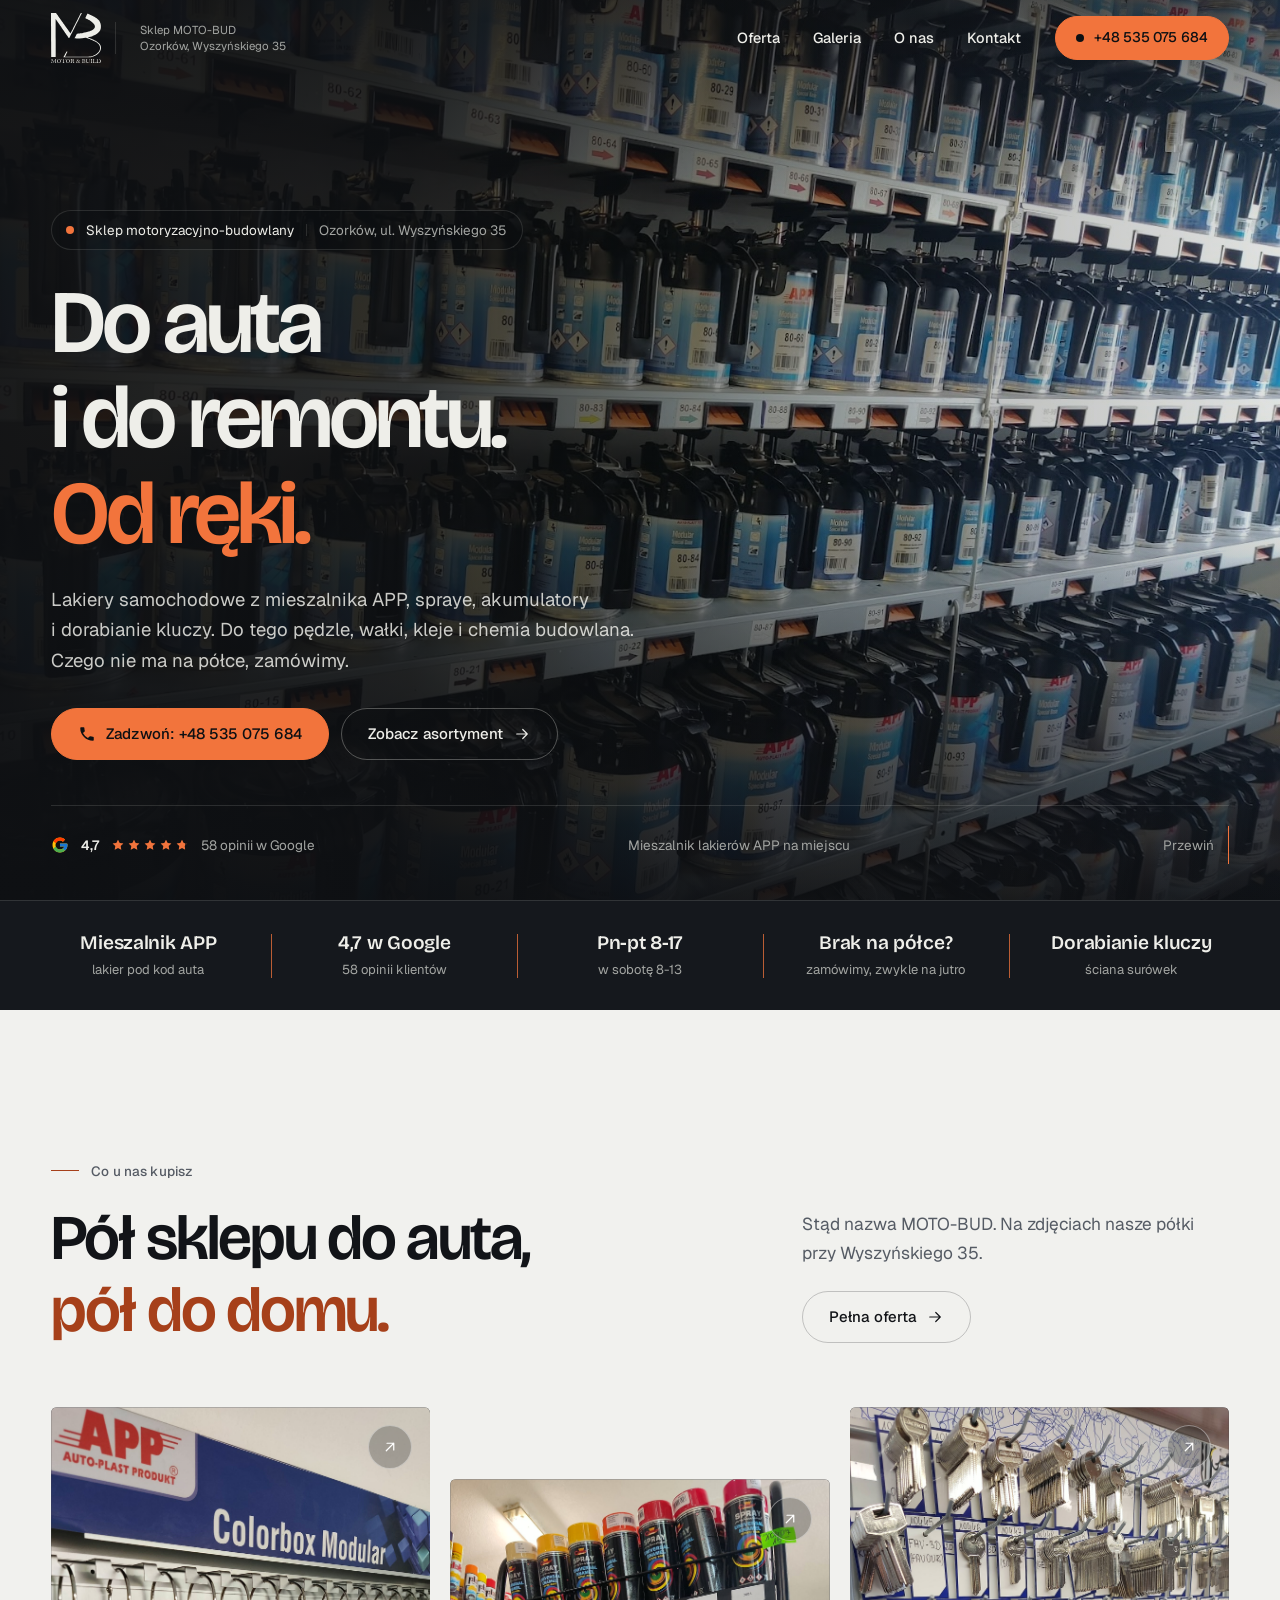
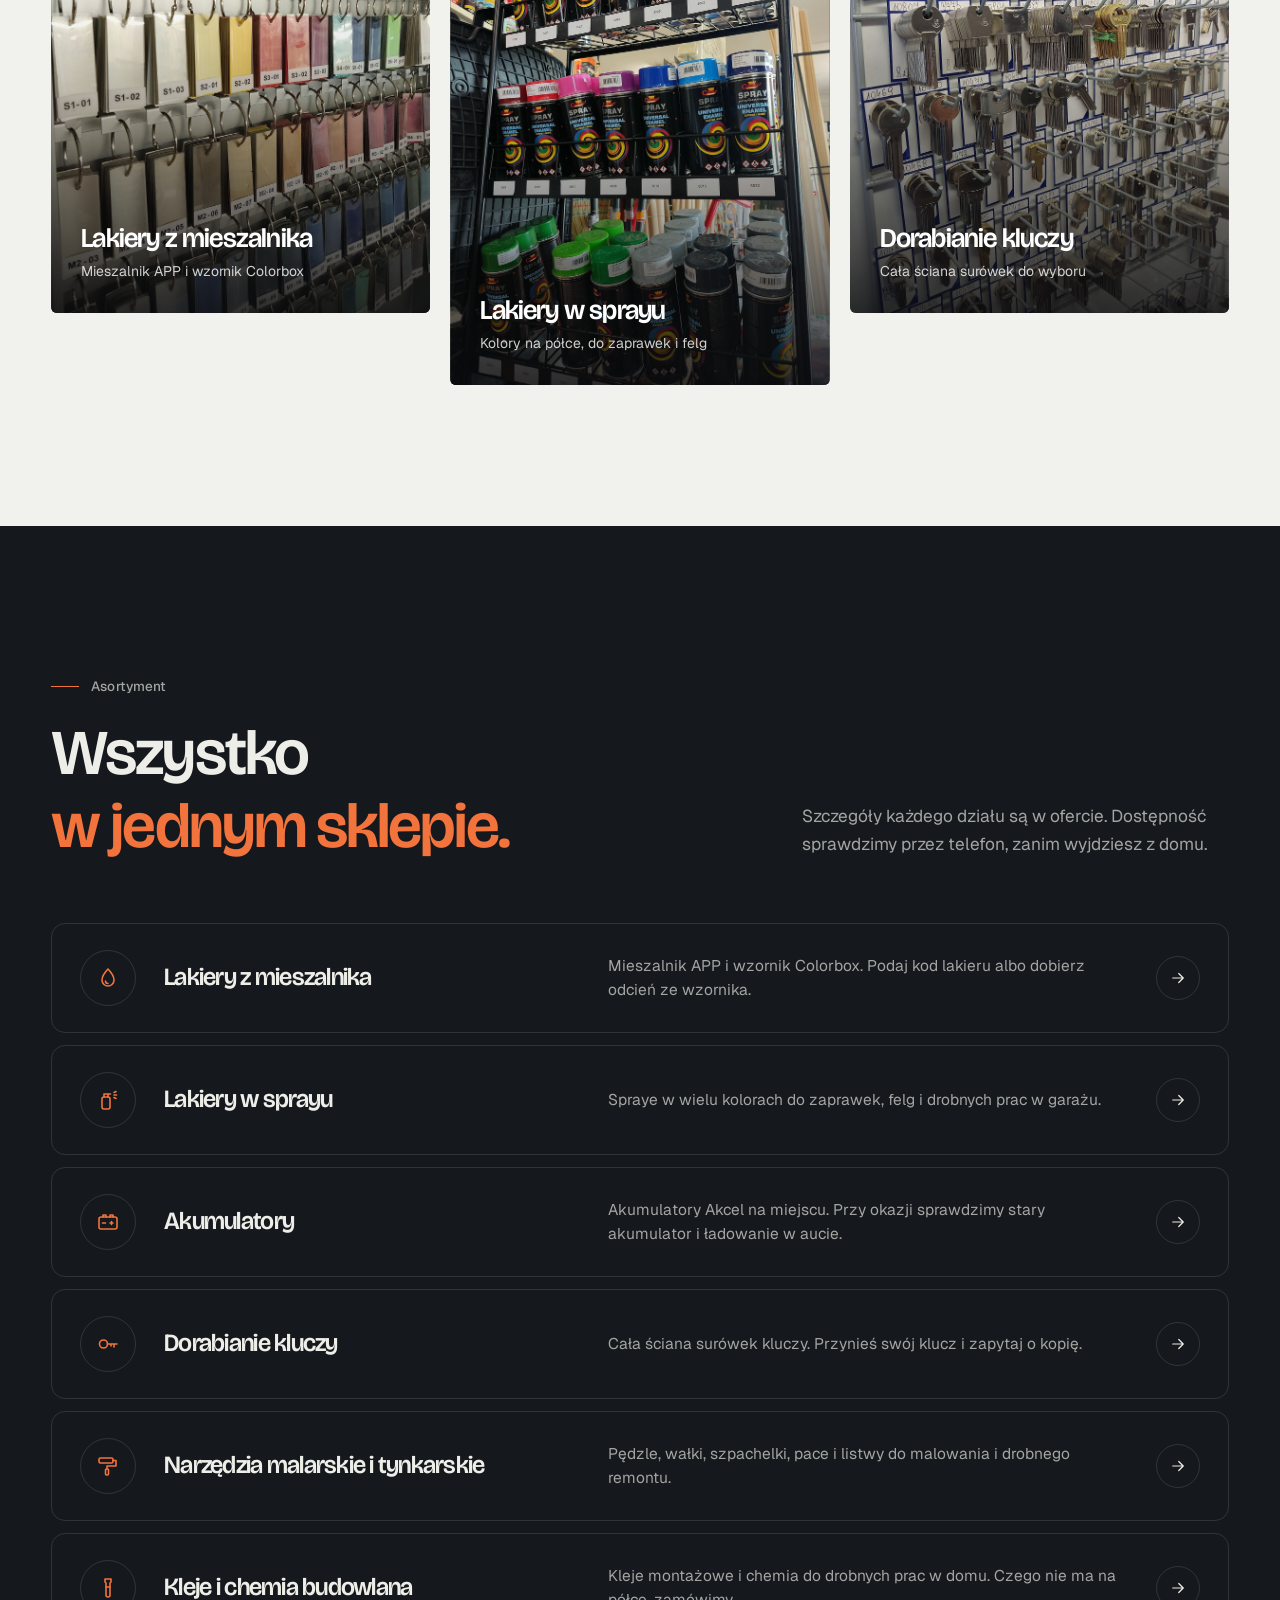
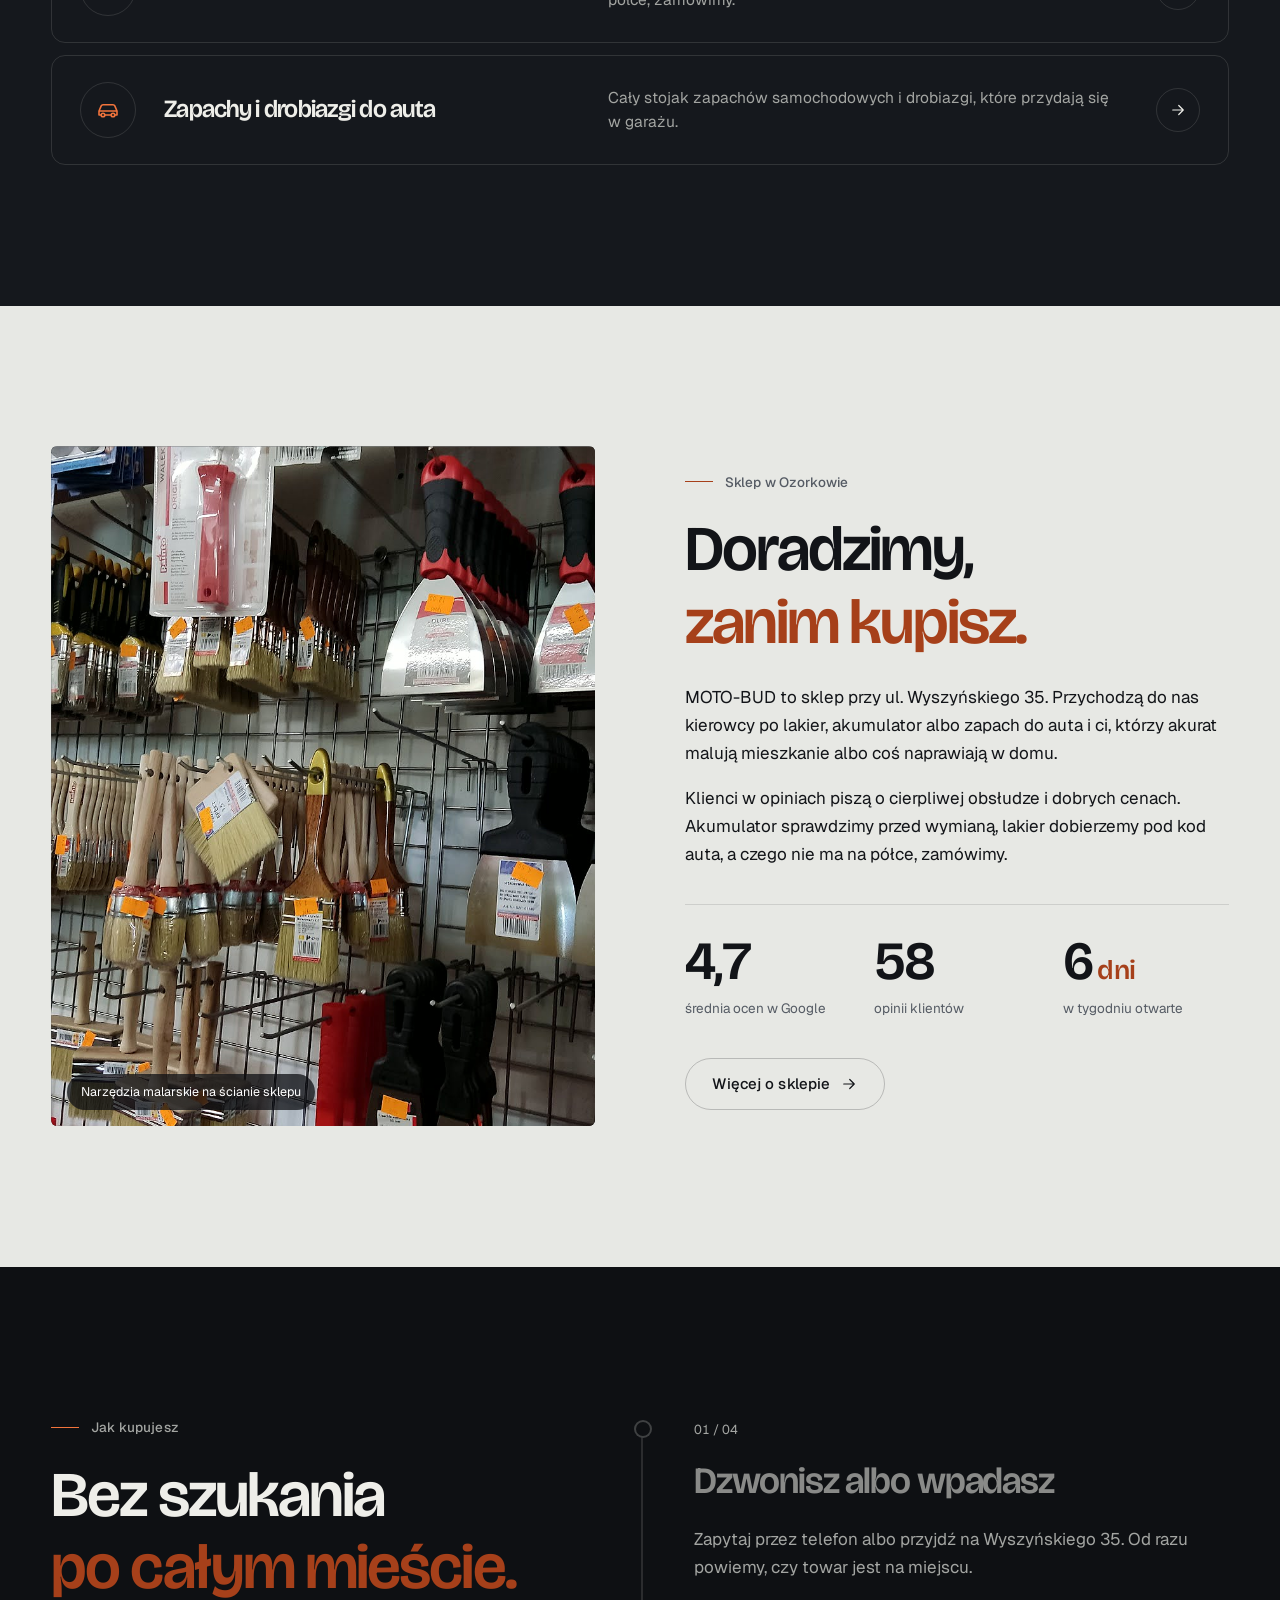
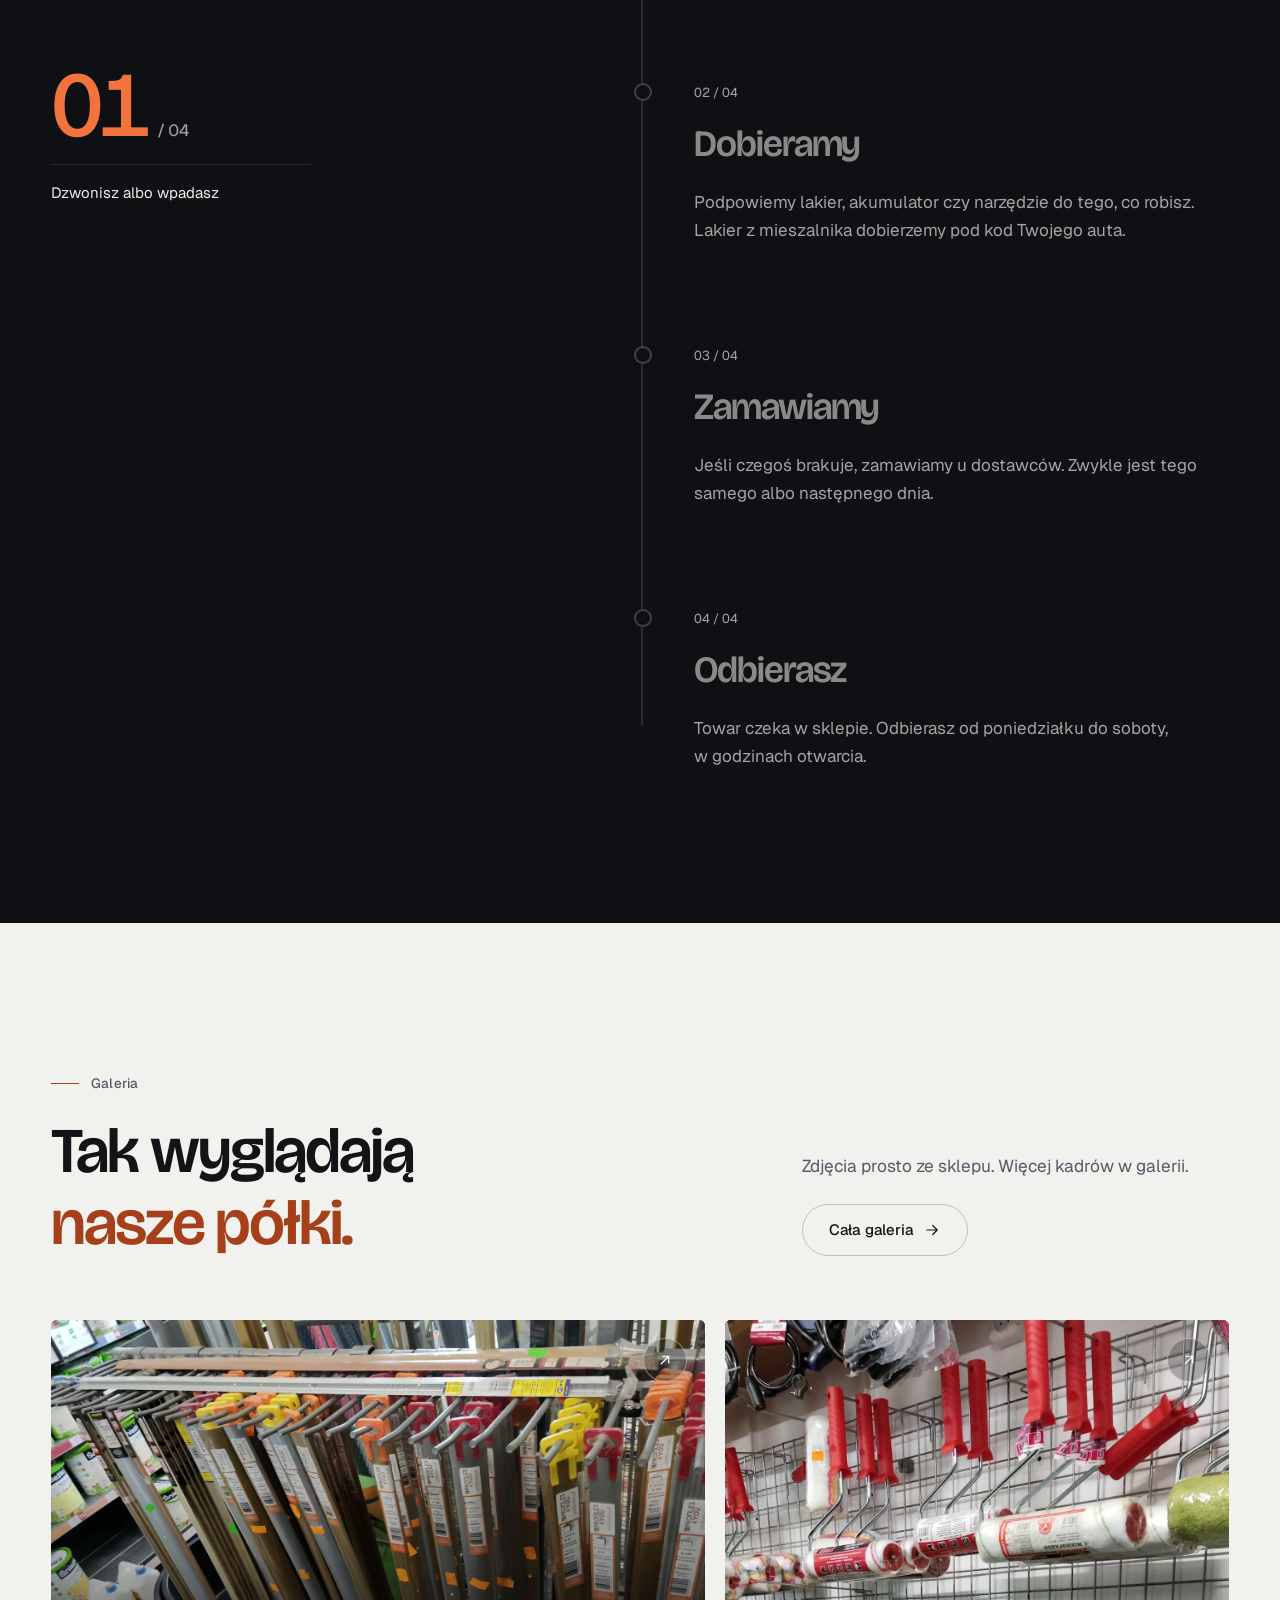
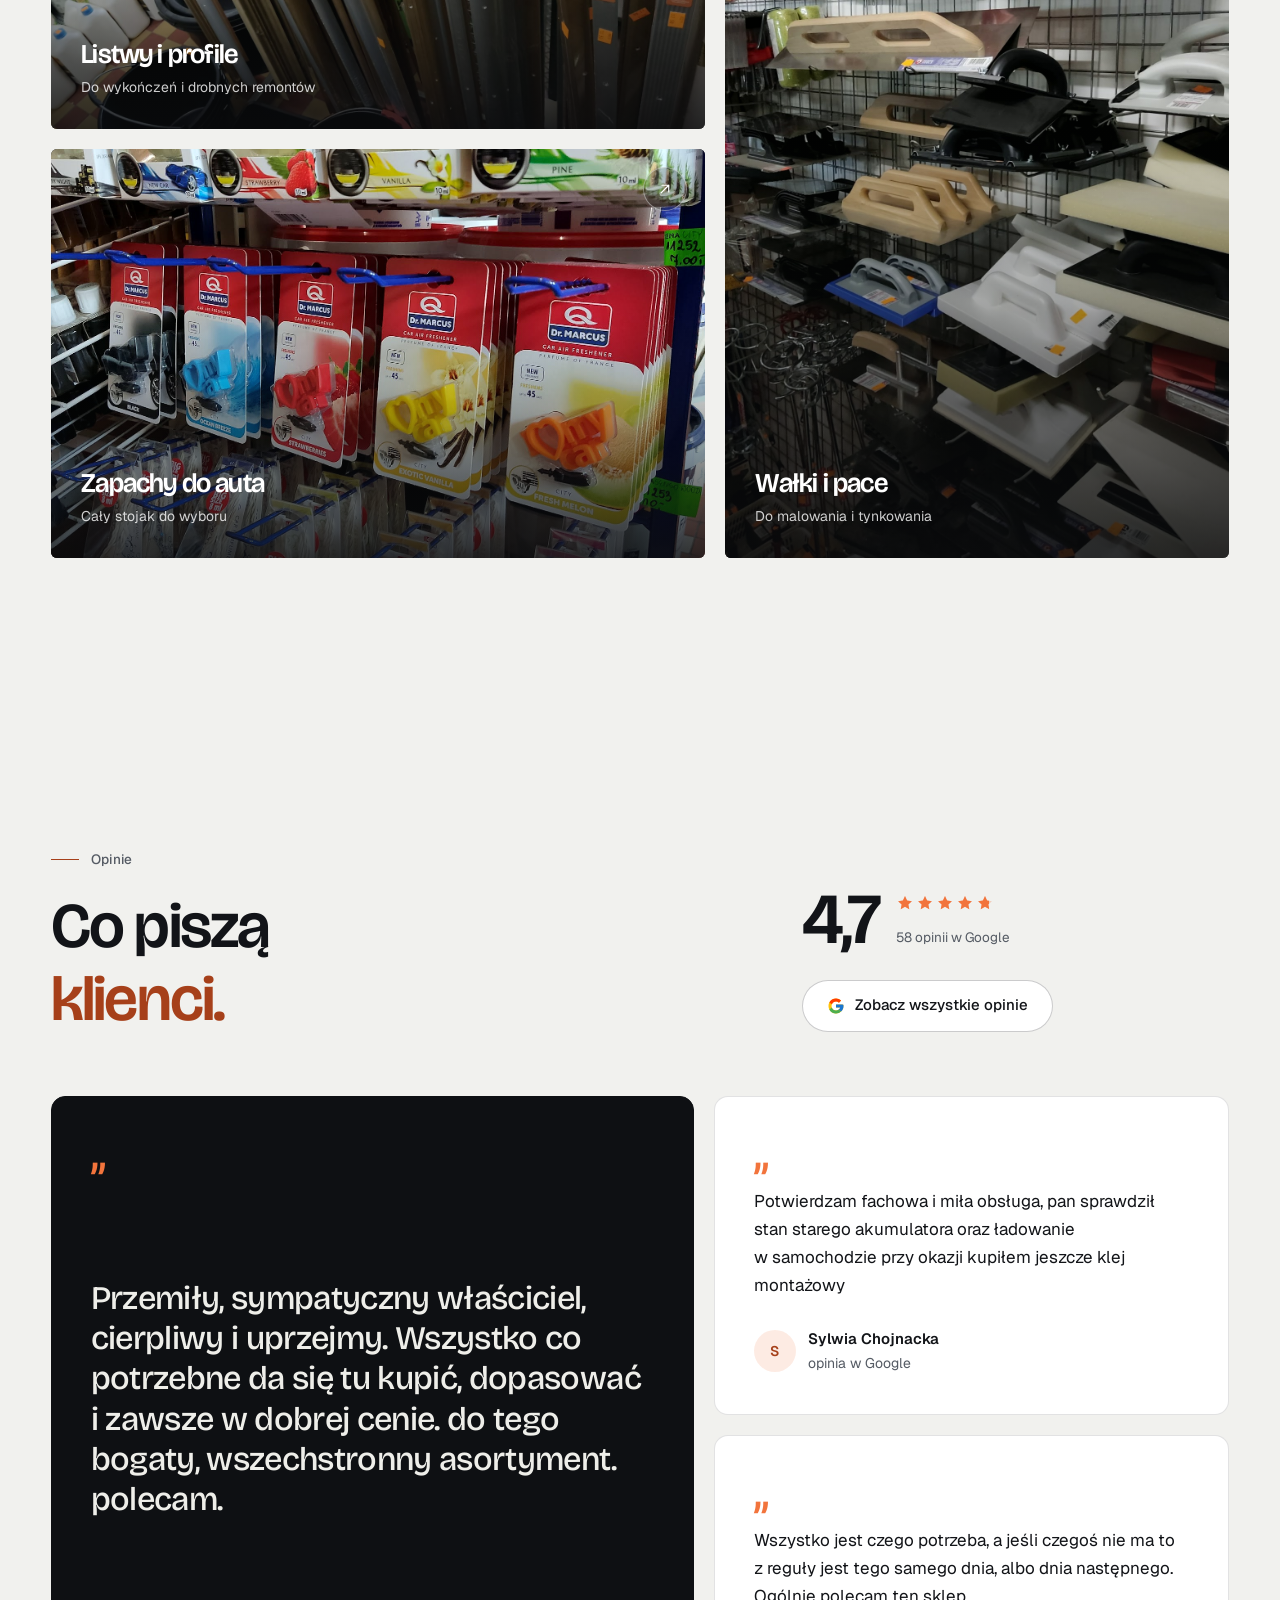
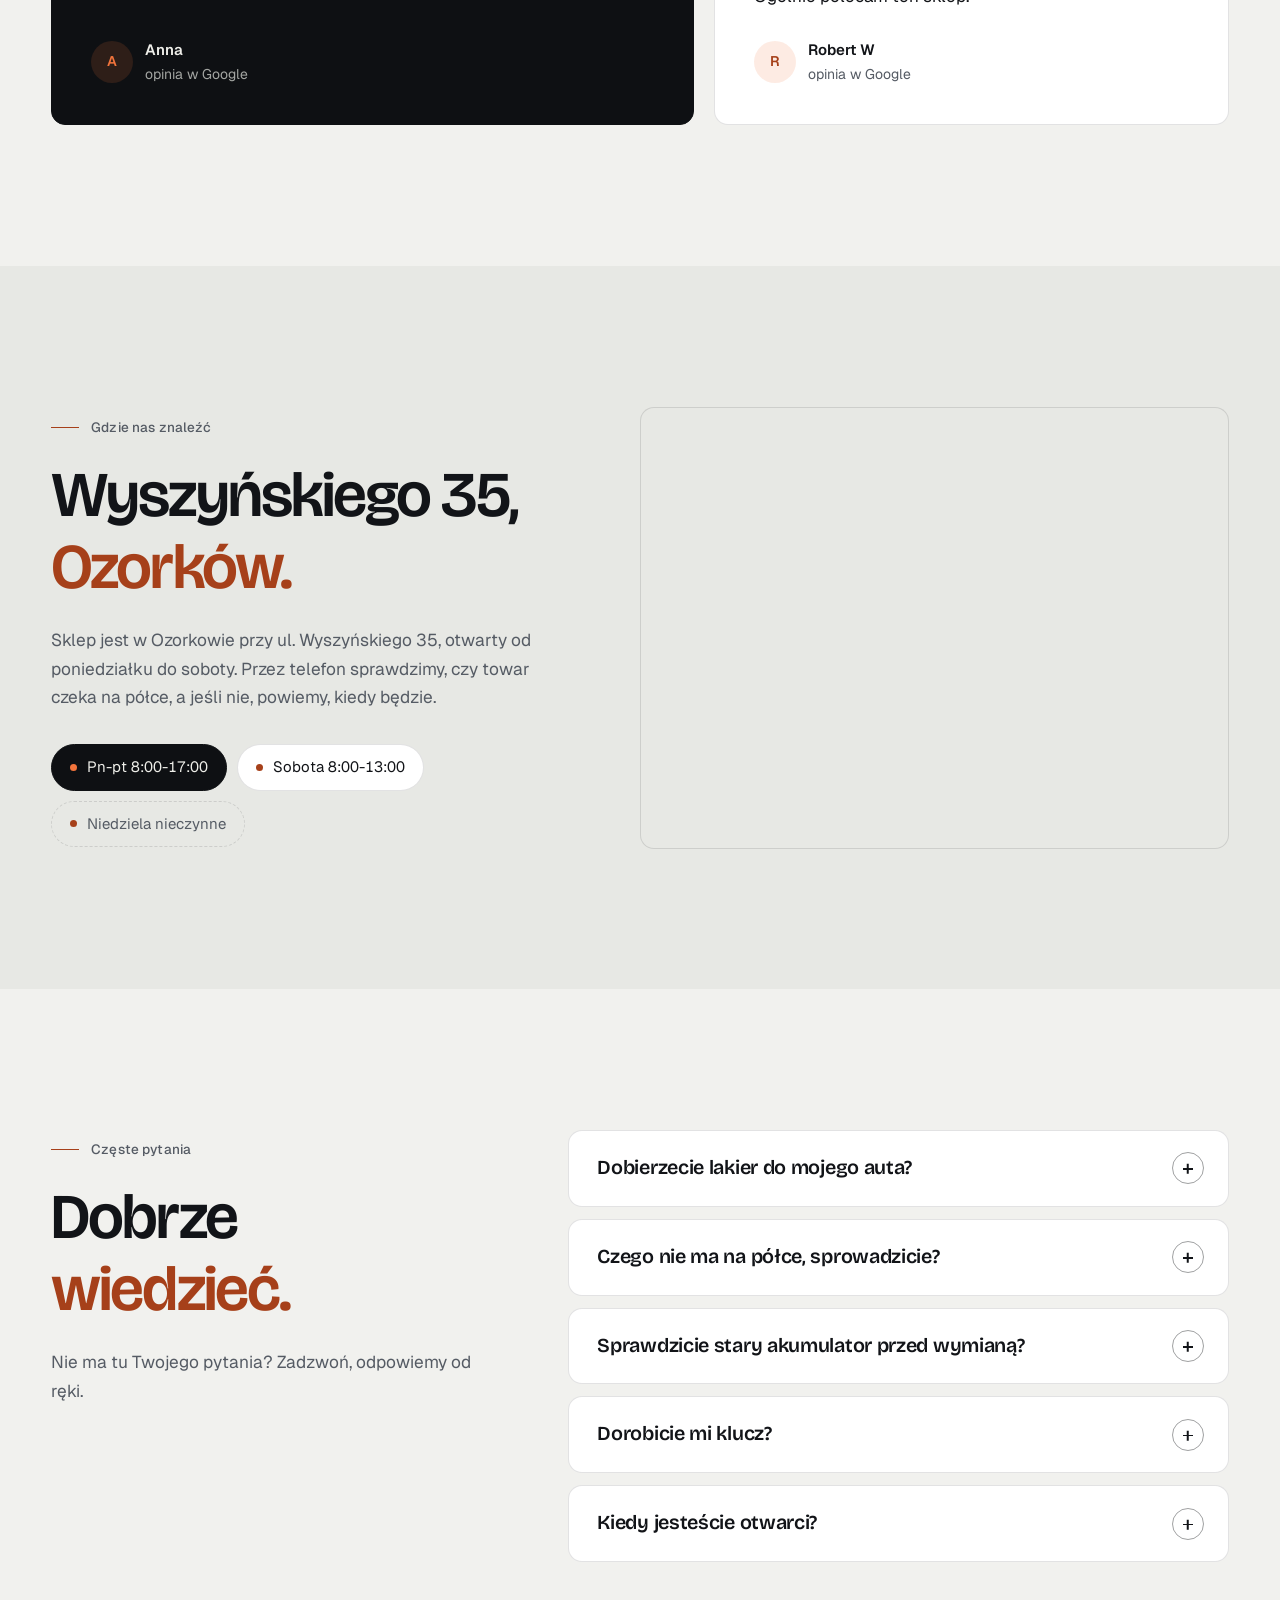
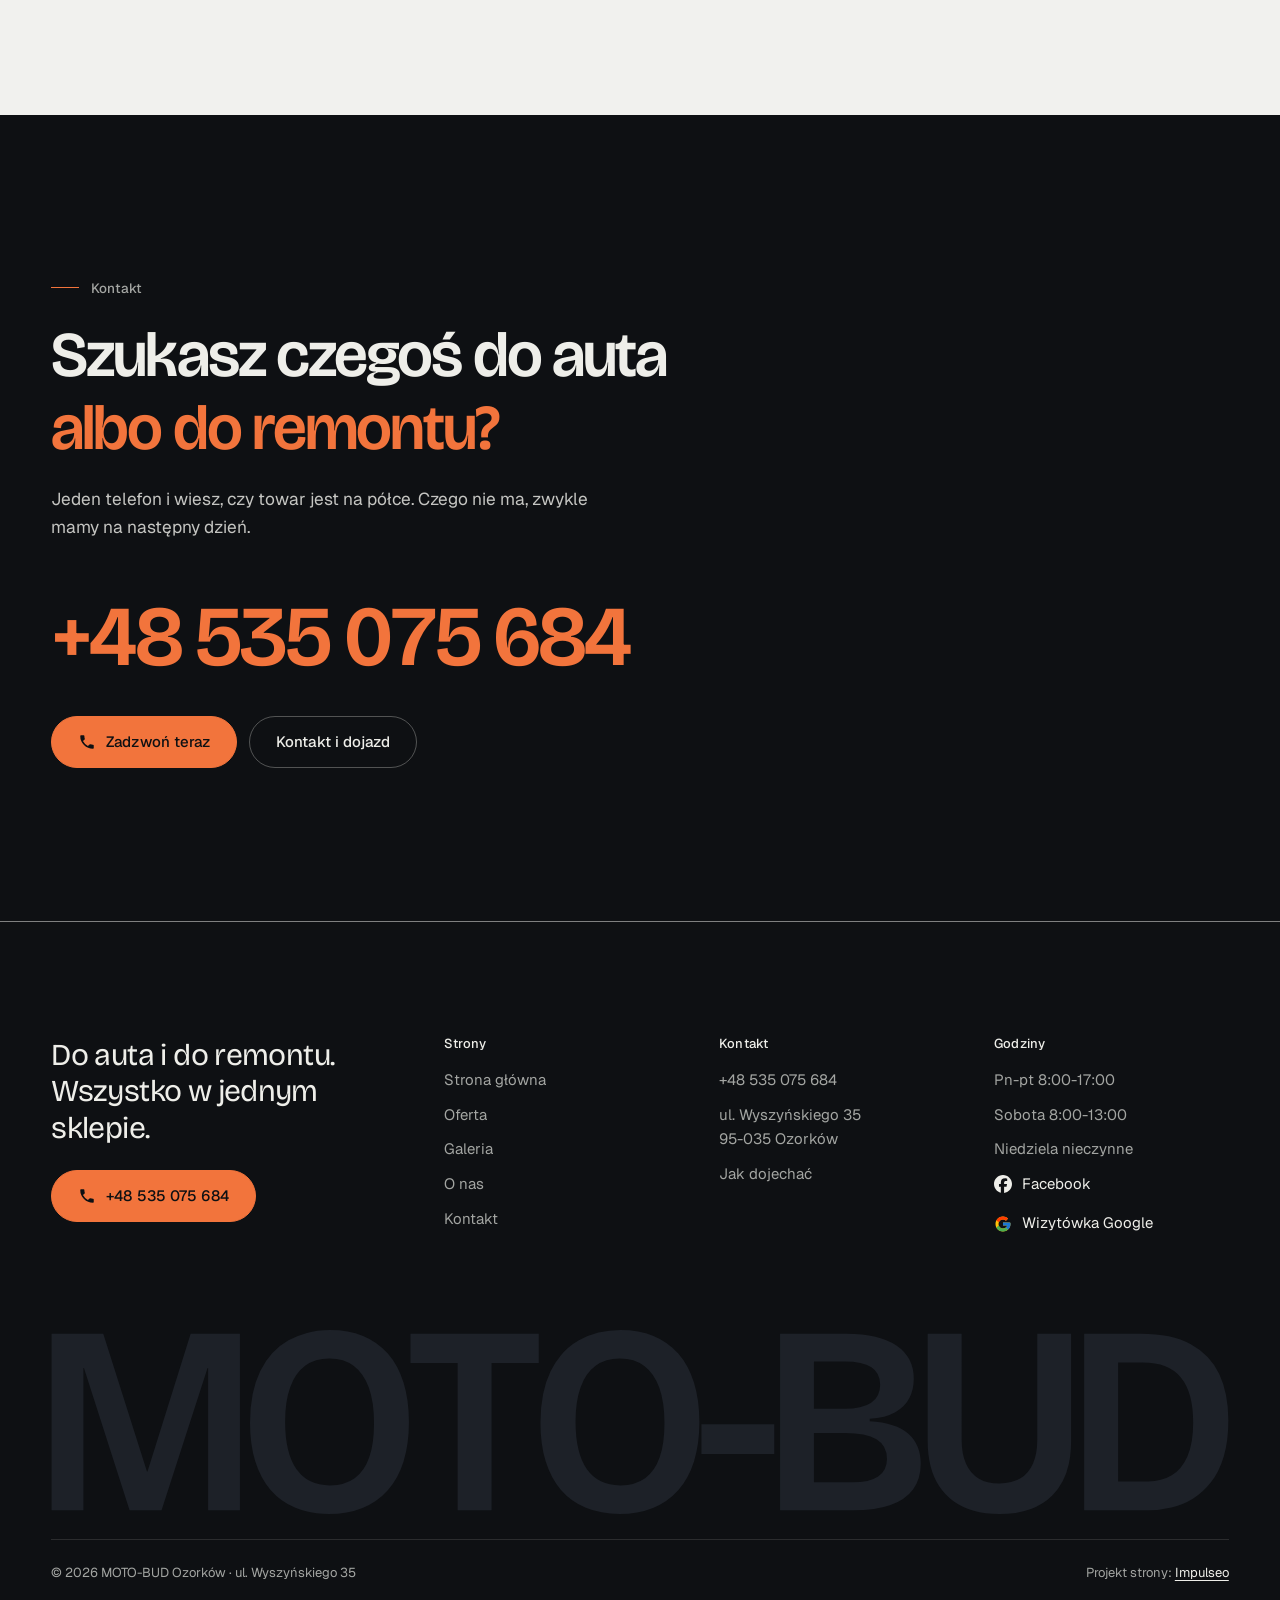
<file: index.html>
<!DOCTYPE html>
<html lang="pl">
<head>
<meta charset="UTF-8">
<meta name="viewport" content="width=device-width, initial-scale=1.0">
<title>MOTO-BUD Ozorków - lakiery z mieszalnika, akumulatory, klucze | sklep motoryzacyjno-budowlany</title>
<meta name="description" content="Sklep motoryzacyjno-budowlany w Ozorkowie, ul. Wyszyńskiego 35. Lakiery samochodowe z mieszalnika APP, lakiery w sprayu, akumulatory, dorabianie kluczy, narzędzia malarskie i chemia budowlana. Pn-pt 8-17, sob 8-13.">
<link rel="canonical" href="https://impulseo-pl.github.io/moto-bud-ozorkow/">
<meta name="robots" content="noindex, nofollow">
<meta name="theme-color" content="#0E1013">
<meta property="og:type" content="website">
<meta property="og:locale" content="pl_PL">
<meta property="og:site_name" content="MOTO-BUD Ozorków">
<meta property="og:title" content="MOTO-BUD Ozorków - lakiery z mieszalnika, akumulatory, klucze | sklep motoryzacyjno-budowlany">
<meta property="og:description" content="Sklep motoryzacyjno-budowlany w Ozorkowie, ul. Wyszyńskiego 35. Lakiery samochodowe z mieszalnika APP, lakiery w sprayu, akumulatory, dorabianie kluczy, narzędzia malarskie i chemia budowlana. Pn-pt 8-17, sob 8-13.">
<meta property="og:url" content="https://impulseo-pl.github.io/moto-bud-ozorkow/">
<meta property="og:image" content="https://impulseo-pl.github.io/moto-bud-ozorkow/img/og.jpg">
<meta property="og:image:width" content="1200">
<meta property="og:image:height" content="630">
<meta name="twitter:card" content="summary_large_image">
<script type="application/ld+json">{"@context": "https://schema.org", "@type": "Store", "name": "MOTO-BUD Ozorków", "description": "Sklep motoryzacyjno-budowlany w Ozorkowie: lakiery samochodowe z mieszalnika APP, lakiery w sprayu, akumulatory, dorabianie kluczy, narzędzia malarskie i chemia budowlana.", "url": "https://impulseo-pl.github.io/moto-bud-ozorkow/", "telephone": "+48535075684", "image": "https://impulseo-pl.github.io/moto-bud-ozorkow/img/og.jpg", "address": {"@type": "PostalAddress", "streetAddress": "ul. Wyszyńskiego 35", "postalCode": "95-035", "addressLocality": "Ozorków", "addressCountry": "PL"}, "geo": {"@type": "GeoCoordinates", "latitude": 51.961022, "longitude": 19.2956529}, "openingHours": ["Mo-Fr 08:00-17:00", "Sa 08:00-13:00"], "aggregateRating": {"@type": "AggregateRating", "ratingValue": "4.7", "reviewCount": "58"}, "sameAs": ["https://maps.google.com/?cid=6920480624333375373", "https://www.facebook.com/p/Moto-Bud-Ozork%C3%B3w-100063483253177/?locale=pl_PL"]}</script>
<script>(function(){var d=document.documentElement;d.classList.add('js');try{if(!window.matchMedia('(prefers-reduced-motion: reduce)').matches)d.classList.add('anim');}catch(e){}setTimeout(function(){if(!d.classList.contains('anim-ok'))d.classList.remove('anim');},3500);})();</script>
<script>(function(){try{var d=document.documentElement,q=/[?&]intro/.test(location.search);if(!q&&window.matchMedia&&matchMedia('(prefers-reduced-motion: reduce)').matches)return;if(!q&&sessionStorage.getItem('motobud_intro'))return;sessionStorage.setItem('motobud_intro','1');d.classList.add('intro-on');setTimeout(function(){d.classList.remove('intro-on','intro-gra','intro-out');d.classList.add('hero-go')},4600);}catch(e){}})();</script>
<link rel="preload" as="image" href="img/hero.jpg" fetchpriority="high">
<link rel="preconnect" href="https://fonts.googleapis.com">
<link rel="preconnect" href="https://fonts.gstatic.com" crossorigin>
<link href="https://fonts.googleapis.com/css2?family=Bricolage+Grotesque:opsz,wght@12..96,400..700&family=Geist:wght@400..600&display=swap" rel="stylesheet">
<link rel="stylesheet" href="assets/styles.css?v=20261030b">
<script src="assets/lenis.min.js?v=1.1.20" defer></script>
<script src="assets/main.js?v=20261030b" defer></script>
</head>
<body>
<a class="skip" href="#tresc">Przejdź do treści</a>
<header class="site-head">
<div class="intro" aria-hidden="true"><span class="intro-line"><i></i></span><span class="intro-meta">sklep motoryzacyjno-budowlany · Ozorków</span></div><div class="head-in">
  <a class="brand" href="index.html" aria-label="MOTO-BUD Ozorków - strona główna">
    <span class="znak nav-logo"><svg class="wm" viewBox="0 0 2160 2160" role="img" aria-label="MOTO-BUD - logo Motor &amp; Build"><g transform="translate(0,2160) scale(.1,-.1)"><path pathLength="1" style="--i:0" d="M0 20243 c0 -747 5 -1538 10 -1757 6 -220 14 -1685 20 -3255 15 -4587 21 -5955 26 -5969 2 -7 4 -558 5 -1225 0 -667 4 -1846 9 -2622 5 -775 9 -1725 10 -2109 0 -443 4 -706 11 -717 9 -18 44 -19 967 -19 528 0 963 4 971 9 12 7 12 1095 2 7242 -13 8266 -14 9150 -8 9156 6 6 36 -33 137 -182 49 -71 103 -150 120 -175 17 -25 91 -133 165 -240 74 -107 148 -215 165 -240 103 -149 310 -450 371 -540 21 -30 78 -113 128 -185 49 -71 124 -179 165 -240 42 -60 116 -168 165 -240 49 -71 124 -179 165 -240 42 -60 116 -168 165 -240 49 -71 124 -179 165 -240 42 -60 116 -168 165 -240 49 -71 124 -179 165 -240 78 -114 138 -200 221 -320 26 -38 81 -117 120 -175 39 -58 94 -136 120 -175 96 -138 140 -202 210 -305 40 -58 94 -136 120 -175 83 -120 143 -206 221 -320 41 -60 116 -168 165 -240 49 -71 123 -179 165 -240 41 -60 116 -168 165 -240 49 -71 107 -155 127 -185 21 -30 63 -91 93 -135 102 -147 193 -279 231 -335 20 -30 78 -113 127 -185 49 -71 124 -179 165 -240 42 -60 116 -168 165 -240 49 -71 124 -179 165 -240 42 -60 116 -168 165 -240 49 -71 124 -179 165 -240 42 -60 116 -168 165 -240 50 -71 121 -175 158 -230 37 -55 85 -124 107 -152 l38 -53 133 0 c154 0 142 -7 207 125 25 50 201 401 393 780 517 1026 764 1515 1835 3640 172 341 446 886 610 1210 164 325 429 851 590 1170 161 319 431 855 600 1190 169 336 448 889 620 1230 172 341 404 801 516 1023 l203 402 -227 0 -228 0 -113 -222 c-62 -123 -192 -378 -288 -568 -97 -190 -236 -464 -311 -610 -74 -146 -208 -409 -297 -585 -89 -176 -224 -441 -300 -590 -76 -148 -202 -396 -280 -550 -78 -154 -204 -401 -280 -550 -161 -316 -376 -738 -590 -1160 -84 -165 -217 -426 -295 -580 -135 -265 -214 -420 -582 -1145 -213 -419 -415 -815 -576 -1130 -181 -355 -465 -914 -519 -1022 -25 -49 -48 -88 -53 -88 -5 0 -22 19 -37 43 -16 23 -52 74 -80 112 -65 91 -224 314 -358 505 -115 162 -188 266 -267 377 -125 176 -387 545 -498 703 -37 52 -125 176 -195 275 -70 99 -160 225 -198 280 -39 55 -96 136 -128 180 -31 44 -115 163 -187 265 -72 102 -155 219 -185 260 -29 41 -88 125 -131 185 -186 264 -329 465 -379 535 -29 41 -85 120 -124 175 -38 55 -127 181 -198 280 -154 216 -218 308 -311 440 -39 55 -129 181 -199 280 -70 99 -160 225 -198 280 -39 55 -96 136 -128 180 -260 367 -324 459 -368 520 -28 39 -87 122 -131 185 -44 63 -103 147 -131 185 -28 39 -83 117 -124 175 -41 58 -98 139 -128 180 -29 41 -85 120 -124 175 -99 141 -322 456 -386 545 -29 41 -85 120 -124 175 -38 55 -128 181 -198 280 -70 99 -160 225 -198 280 -39 55 -92 129 -117 165 -25 36 -79 112 -120 170 -40 58 -101 143 -135 190 -92 128 -116 162 -134 192 l-16 28 -1087 0 -1088 0 0 -1357z"/><path pathLength="1" style="--i:1" d="M15746 21325 c-7 -8 -24 -36 -37 -62 -12 -26 -61 -129 -109 -228 -48 -99 -118 -243 -155 -320 -65 -135 -152 -314 -295 -610 -37 -77 -104 -214 -148 -305 -43 -91 -105 -217 -136 -281 -31 -64 -56 -119 -56 -123 0 -4 44 -27 98 -52 130 -61 595 -292 707 -352 206 -110 292 -157 338 -184 26 -15 50 -28 52 -28 2 0 36 -19 77 -43 40 -24 80 -47 88 -51 19 -9 21 -10 236 -139 254 -154 253 -153 524 -334 291 -195 408 -277 567 -400 478 -370 874 -761 1105 -1091 177 -253 277 -468 344 -737 26 -102 26 -401 0 -505 -43 -180 -107 -322 -214 -478 -137 -200 -383 -427 -662 -613 -300 -200 -742 -418 -1162 -575 -77 -28 -119 -44 -155 -59 -87 -33 -407 -139 -588 -194 -127 -39 -293 -87 -325 -95 -26 -7 -70 -19 -205 -56 -44 -13 -96 -26 -115 -30 -31 -7 -108 -26 -300 -75 -68 -17 -161 -39 -260 -60 -41 -9 -102 -23 -135 -30 -95 -22 -287 -63 -425 -90 -47 -9 -114 -23 -150 -30 -71 -15 -175 -34 -315 -60 -49 -9 -124 -22 -165 -30 -156 -28 -533 -91 -720 -120 -58 -9 -145 -22 -195 -30 -49 -8 -142 -21 -205 -30 -63 -9 -158 -22 -210 -30 -234 -33 -436 -60 -675 -90 -71 -9 -182 -22 -245 -30 -63 -8 -161 -20 -218 -26 -67 -7 -109 -17 -122 -28 -10 -9 -62 -101 -116 -206 -53 -104 -127 -248 -164 -320 -37 -71 -107 -206 -155 -300 -48 -93 -118 -228 -155 -300 -149 -288 -232 -449 -320 -620 -50 -99 -96 -184 -101 -189 -5 -6 -9 -18 -9 -27 0 -28 137 -33 875 -34 918 0 1636 29 2455 101 439 38 1000 103 1296 150 127 20 153 18 252 -15 48 -16 195 -63 327 -106 132 -42 292 -95 355 -116 286 -97 442 -151 535 -184 55 -20 132 -47 170 -60 39 -13 95 -34 125 -45 30 -12 66 -25 80 -30 41 -13 209 -75 310 -115 93 -36 125 -48 205 -78 22 -8 75 -29 118 -46 42 -17 110 -44 150 -60 231 -93 708 -299 897 -388 145 -69 516 -254 605 -303 50 -27 108 -59 130 -70 403 -220 810 -493 1103 -742 353 -300 634 -643 794 -968 42 -86 76 -164 88 -200 5 -14 18 -50 30 -80 11 -30 25 -71 29 -90 5 -19 19 -73 31 -120 46 -180 62 -328 62 -595 0 -252 -6 -327 -48 -520 -40 -190 -148 -484 -226 -618 -15 -26 -28 -50 -28 -52 0 -19 -159 -266 -244 -380 -159 -212 -435 -503 -660 -694 -286 -244 -712 -536 -1041 -716 -38 -20 -92 -50 -120 -65 -174 -96 -666 -325 -775 -360 -14 -5 -50 -18 -80 -30 -279 -107 -611 -207 -825 -246 -153 -28 -423 -44 -1060 -61 -555 -15 -1044 -17 -3695 -18 -3012 0 -6325 19 -6344 36 -5 5 -5 13 1 21 6 7 41 72 78 143 63 121 95 183 245 470 32 61 88 169 125 240 37 72 92 177 123 235 30 58 81 156 113 218 88 168 169 322 244 467 120 228 114 210 94 307 -29 135 -114 166 -279 101 -87 -34 -111 -53 -138 -105 -27 -53 -87 -162 -112 -203 -9 -16 -31 -55 -47 -85 -17 -30 -44 -81 -62 -112 -17 -32 -45 -84 -62 -115 -18 -32 -35 -62 -39 -68 -4 -5 -24 -41 -45 -80 -73 -135 -109 -200 -126 -230 -10 -16 -27 -48 -39 -70 -12 -22 -35 -62 -50 -90 -15 -27 -44 -81 -65 -120 -21 -38 -41 -74 -45 -80 -4 -5 -22 -37 -40 -70 -18 -33 -45 -82 -60 -110 -15 -27 -44 -81 -65 -120 -21 -38 -46 -83 -56 -100 -10 -16 -27 -48 -39 -70 -12 -22 -35 -62 -50 -90 -15 -27 -44 -81 -65 -120 -21 -38 -41 -74 -45 -80 -7 -10 -20 -33 -105 -190 -21 -38 -47 -83 -57 -100 -33 -56 -40 -78 -26 -87 7 -4 2605 -8 5774 -8 6225 0 5834 -3 6074 51 52 11 111 24 130 29 157 35 589 171 810 254 19 8 53 21 75 29 324 122 812 343 1065 483 36 20 94 52 130 71 104 57 306 179 428 260 666 438 1123 915 1374 1433 87 179 113 238 153 340 20 52 40 106 46 118 5 13 18 52 29 85 11 34 25 76 30 94 30 89 76 281 94 388 8 50 20 119 27 155 17 89 17 584 0 665 -7 33 -19 101 -27 150 -23 131 -85 336 -144 475 -259 603 -756 1147 -1532 1673 -144 98 -476 302 -608 374 -30 17 -81 44 -112 62 -32 17 -83 45 -113 61 -69 38 -487 247 -580 290 -38 18 -99 46 -135 62 -36 17 -92 43 -125 58 -33 15 -120 53 -194 85 -74 31 -142 60 -150 65 -46 22 -314 133 -456 190 -38 15 -104 41 -145 58 -41 17 -104 42 -140 55 -60 23 -201 78 -292 113 -21 8 -56 21 -78 29 -22 8 -58 22 -80 30 -22 8 -57 21 -77 29 -21 8 -56 21 -78 29 -22 9 -80 30 -130 47 -49 17 -101 36 -115 42 -14 6 -36 14 -50 19 -14 4 -70 24 -125 44 -55 20 -134 47 -175 61 -81 27 -115 49 -89 58 8 3 41 10 74 15 33 6 103 19 155 31 52 11 113 25 135 30 197 42 536 126 745 184 30 9 66 18 80 22 152 39 718 220 860 274 30 12 66 25 80 30 14 4 36 12 50 18 29 11 76 30 175 67 263 101 748 325 980 454 50 28 97 53 105 57 80 38 420 255 600 383 314 222 711 593 924 861 111 140 251 340 296 425 6 11 26 47 45 80 59 101 173 338 195 405 5 14 18 50 30 80 90 236 154 502 192 800 17 140 18 724 0 880 -25 220 -70 474 -117 663 -49 190 -50 196 -120 417 -91 289 -145 426 -249 640 -62 128 -121 237 -142 261 -8 8 -14 18 -14 22 0 3 -21 36 -47 74 -360 527 -872 966 -1706 1461 -103 62 -190 112 -193 112 -2 0 -21 10 -42 23 -20 13 -67 40 -104 60 -38 20 -96 52 -130 71 -149 82 -334 176 -633 325 -382 190 -548 270 -920 441 -33 15 -90 42 -127 59 -38 17 -98 45 -135 62 -38 17 -86 39 -108 49 -123 57 -307 140 -310 140 -2 0 -47 20 -99 45 -53 25 -98 45 -101 45 -2 0 -42 17 -87 39 -46 21 -128 57 -182 81 -54 23 -108 47 -120 52 -88 45 -103 49 -120 33z"/><path pathLength="1" style="--i:2" d="M63 1663 c-8 -22 10 -34 58 -40 88 -11 156 -59 192 -133 22 -45 22 -46 19 -585 -2 -451 -6 -555 -20 -629 -26 -144 -86 -203 -216 -215 -57 -6 -61 -8 -58 -30 1 -14 4 -27 7 -29 2 -2 28 2 57 9 34 8 144 12 310 13 193 1 261 5 270 14 18 18 -6 32 -57 32 -84 0 -156 34 -187 88 -35 62 -41 151 -34 531 3 201 9 448 13 549 8 235 5 234 118 27 133 -245 187 -350 400 -770 100 -198 189 -379 198 -402 12 -30 23 -43 36 -43 18 0 30 19 76 125 7 17 20 46 28 65 9 19 28 62 42 95 32 71 150 309 225 450 29 55 73 138 98 185 24 47 59 112 77 145 97 180 131 244 147 277 20 41 36 55 48 42 5 -5 2 -121 -5 -259 -7 -137 -16 -369 -20 -515 -8 -346 -19 -469 -46 -514 -23 -39 -65 -62 -130 -72 -24 -4 -52 -11 -63 -16 -48 -25 11 -30 346 -30 409 1 368 -1 368 17 0 9 -14 16 -37 20 -52 9 -125 33 -143 48 -8 7 -24 25 -34 41 -17 27 -18 55 -13 535 5 495 17 747 39 805 29 73 82 103 211 121 38 5 48 10 45 23 -3 15 -29 17 -277 17 -233 0 -275 -2 -282 -15 -4 -8 -17 -35 -27 -60 -95 -215 -291 -619 -372 -765 -15 -27 -45 -81 -66 -120 -72 -132 -141 -240 -155 -243 -18 -3 -36 29 -199 353 -71 143 -146 289 -166 325 -101 182 -254 483 -254 499 0 32 -44 39 -303 44 -218 4 -260 2 -264 -10z"/><path pathLength="1" style="--i:3" d="M3335 1680 c-287 -48 -536 -238 -658 -500 -79 -171 -98 -277 -78 -441 26 -222 93 -363 240 -507 87 -86 197 -154 296 -183 39 -12 88 -28 110 -35 48 -16 315 -20 343 -4 9 5 46 16 82 25 231 56 470 267 582 512 118 261 83 575 -90 803 -117 155 -265 260 -438 311 -78 23 -303 34 -389 19z m213 -60 c208 -39 377 -234 452 -520 27 -105 28 -371 1 -480 -47 -189 -126 -339 -229 -431 -149 -134 -348 -158 -538 -67 -183 89 -277 251 -330 573 -52 308 32 612 221 800 113 112 261 156 423 125z"/><path pathLength="1" style="--i:4" d="M4552 1658 c-7 -8 -16 -49 -22 -91 -5 -41 -14 -104 -20 -139 -5 -35 -10 -87 -10 -115 0 -50 1 -53 25 -53 16 0 28 7 31 18 24 77 127 199 210 248 75 44 167 64 320 71 187 8 179 16 190 -183 5 -82 9 -376 9 -654 0 -502 0 -505 -22 -552 -42 -87 -128 -138 -233 -138 -27 0 -43 -5 -47 -15 -3 -9 -3 -19 0 -22 4 -3 200 -6 437 -6 319 0 434 3 443 12 18 18 -9 31 -63 31 -61 0 -142 23 -181 51 -80 57 -94 191 -94 899 0 283 4 528 8 544 l8 29 167 -6 c285 -10 356 -43 496 -229 31 -42 65 -79 74 -83 22 -8 45 24 37 53 -3 13 -10 84 -15 157 -6 73 -15 146 -20 161 l-11 27 -167 -9 c-215 -12 -1032 -12 -1317 0 -191 8 -222 7 -233 -6z"/><path pathLength="1" style="--i:5" d="M7190 1680 c-174 -28 -340 -117 -475 -254 -120 -122 -199 -262 -246 -436 -28 -102 -13 -309 33 -445 81 -244 300 -453 538 -510 36 -9 74 -21 85 -26 12 -6 82 -8 170 -6 167 4 242 20 373 82 211 99 399 311 475 535 62 181 55 387 -20 562 -34 81 -56 116 -131 209 -98 124 -222 210 -376 260 -79 26 -109 30 -231 34 -77 2 -165 0 -195 -5z m288 -76 c131 -49 229 -147 315 -314 121 -233 128 -569 19 -835 -35 -85 -112 -202 -169 -256 -96 -92 -189 -129 -323 -129 -172 0 -325 80 -418 220 -115 172 -183 545 -138 756 44 204 114 343 229 455 69 67 140 104 237 123 50 9 202 -3 248 -20z"/><path pathLength="1" style="--i:6" d="M8815 1680 c-170 -4 -332 -8 -358 -9 -44 -1 -48 -3 -45 -23 3 -20 11 -24 62 -30 74 -10 115 -33 143 -85 20 -36 24 -62 33 -234 12 -248 12 -918 -1 -1029 -15 -137 -64 -189 -181 -198 -58 -4 -91 -23 -67 -38 14 -8 737 -9 746 -1 15 16 -9 37 -42 37 -71 0 -124 20 -159 62 -29 34 -35 50 -45 126 -6 49 -11 192 -11 319 0 197 2 234 16 247 23 23 261 23 330 -1 153 -51 205 -138 258 -428 43 -233 61 -289 110 -334 24 -23 36 -25 197 -33 95 -5 202 -8 238 -6 58 3 66 5 66 23 0 17 -9 21 -56 26 -148 16 -229 108 -278 314 -33 136 -51 195 -74 245 -31 66 -114 143 -202 186 -41 20 -75 41 -75 45 0 5 28 17 63 28 173 56 228 89 293 176 55 73 69 120 68 220 -1 110 -21 159 -99 243 -134 145 -275 168 -930 152z m464 -51 c104 -18 168 -56 224 -131 56 -74 67 -110 67 -208 0 -76 -4 -98 -27 -146 -35 -74 -107 -145 -185 -182 -78 -36 -256 -65 -378 -60 l-85 3 -3 170 c-4 203 7 507 18 526 19 29 255 47 369 28z"/><path pathLength="1" style="--i:7" d="M11380 1631 c-110 -35 -195 -112 -226 -203 -22 -68 -16 -168 16 -233 29 -60 120 -185 161 -219 16 -14 29 -31 29 -38 0 -7 -42 -40 -92 -73 -101 -66 -265 -219 -292 -275 -61 -121 -72 -235 -34 -337 37 -96 160 -207 256 -228 17 -3 34 -11 37 -16 8 -12 252 -12 260 1 3 5 25 15 48 21 90 24 208 92 324 186 l57 46 18 -24 c9 -13 41 -58 70 -99 29 -41 69 -84 88 -97 19 -12 40 -27 47 -33 7 -5 49 -10 94 -10 62 0 94 5 128 21 177 80 258 145 206 166 -9 3 -23 -1 -33 -10 -40 -35 -102 -57 -160 -57 -50 0 -65 5 -104 33 -25 17 -57 46 -71 62 -33 40 -127 197 -127 212 0 7 15 34 33 60 43 65 47 72 114 201 69 135 69 135 110 193 56 81 134 129 208 129 38 0 62 22 43 38 -18 15 -584 16 -593 1 -12 -18 9 -30 73 -39 73 -10 84 -16 117 -60 43 -58 31 -137 -41 -285 -19 -38 -40 -79 -47 -90 -34 -57 -49 -75 -58 -69 -5 3 -30 38 -56 77 -86 133 -187 247 -361 403 l-43 39 78 81 c43 44 92 105 108 135 27 48 30 63 30 140 0 77 -3 90 -28 128 -76 115 -244 168 -387 122z m178 -67 c54 -27 99 -76 121 -131 20 -50 10 -140 -22 -204 -33 -65 -109 -149 -135 -149 -23 0 -154 129 -186 185 -41 69 -52 124 -36 180 17 59 52 102 105 126 55 25 92 24 153 -7z m-75 -733 c29 -27 69 -64 91 -82 70 -61 177 -192 247 -303 38 -60 69 -115 69 -121 0 -6 -28 -34 -62 -62 -214 -172 -423 -190 -575 -51 -83 78 -118 157 -118 273 0 118 35 194 132 286 59 57 131 109 150 109 8 0 38 -22 66 -49z"/><path pathLength="1" style="--i:8" d="M13965 1679 c-104 -4 -255 -6 -334 -4 -154 5 -179 -1 -160 -36 6 -12 21 -19 40 -19 44 0 98 -29 119 -62 10 -16 25 -75 35 -131 15 -91 17 -156 12 -592 -5 -485 -14 -624 -46 -682 -21 -39 -59 -63 -126 -78 -101 -23 -100 -22 -84 -41 12 -15 39 -16 254 -9 156 4 307 3 430 -5 165 -10 204 -10 295 4 58 9 125 23 148 31 150 53 289 213 311 357 31 219 -105 381 -397 474 -29 9 -51 21 -49 27 1 5 21 15 43 22 109 33 231 118 278 195 64 102 64 259 0 360 -48 77 -128 130 -255 170 -81 24 -257 31 -514 19z m377 -82 c65 -30 132 -86 155 -131 85 -163 36 -378 -104 -462 -93 -55 -251 -94 -384 -94 -95 0 -89 -24 -89 345 0 360 -2 349 68 360 20 4 44 8 52 10 8 2 67 2 130 1 99 -3 123 -7 172 -29z m-81 -751 c231 -37 339 -159 339 -378 0 -123 -29 -202 -107 -288 -82 -91 -167 -116 -366 -107 -153 7 -192 18 -214 60 -14 29 -15 66 -10 354 4 194 10 330 17 342 6 12 23 21 43 24 75 9 218 6 298 -7z"/><path pathLength="1" style="--i:9" d="M15027 1653 c-19 -18 -3 -31 49 -37 125 -14 161 -62 190 -246 4 -25 8 -245 9 -490 2 -464 5 -511 49 -611 39 -92 161 -185 291 -222 28 -8 70 -20 95 -28 55 -15 407 -24 423 -10 7 5 30 12 52 16 190 32 361 154 412 292 44 119 72 397 73 713 1 219 14 400 33 454 8 22 28 54 46 71 27 28 50 39 141 65 14 3 25 13 25 21 0 12 -49 14 -300 16 -169 2 -306 -1 -314 -6 -25 -16 6 -41 53 -42 55 -1 100 -18 136 -53 78 -73 95 -170 94 -531 -2 -404 -23 -603 -76 -707 -55 -107 -163 -177 -310 -203 -255 -45 -482 16 -588 159 -52 71 -67 121 -81 271 -16 178 -16 684 0 805 26 192 62 236 219 266 24 4 32 11 30 22 -3 15 -38 17 -374 20 -204 1 -373 -1 -377 -5z"/><path pathLength="1" style="--i:10" d="M17136 1663 c-7 -18 21 -43 49 -43 34 0 87 -27 107 -55 45 -61 49 -111 55 -675 3 -304 1 -582 -5 -643 -11 -132 -26 -153 -119 -172 -47 -9 -58 -15 -58 -31 0 -18 11 -19 320 -19 176 0 326 2 333 4 22 6 12 31 -15 37 -118 26 -142 39 -172 88 -32 52 -46 292 -46 771 0 473 8 574 52 626 33 38 93 69 136 69 42 0 66 23 48 44 -17 20 -678 19 -685 -1z"/><path pathLength="1" style="--i:11" d="M18064 1665 c-9 -23 20 -45 60 -45 67 -1 150 -58 186 -130 30 -60 40 -210 40 -597 0 -409 -12 -645 -36 -701 -33 -81 -117 -132 -215 -132 -48 0 -59 -17 -28 -43 26 -21 35 -21 249 3 113 12 679 12 957 0 123 -5 229 -7 237 -4 25 10 39 64 76 304 5 30 13 79 19 109 18 88 15 111 -13 111 -20 0 -30 -10 -50 -52 -33 -71 -145 -208 -218 -269 -115 -96 -200 -125 -390 -135 -184 -9 -239 -1 -285 39 -63 56 -66 72 -71 372 -2 149 1 431 6 627 l9 357 26 40 c33 50 110 89 195 97 67 7 76 12 62 34 -7 11 -69 14 -327 15 -175 2 -355 6 -400 10 -74 7 -83 6 -89 -10z"/><path pathLength="1" style="--i:12" d="M19780 1668 c0 -22 19 -35 65 -43 99 -18 127 -53 151 -182 15 -85 16 -136 11 -393 -14 -631 -33 -847 -78 -911 -26 -37 -92 -65 -171 -73 -71 -8 -90 -19 -67 -41 11 -10 63 -11 254 -4 180 7 263 6 330 -3 142 -20 562 -16 650 6 127 31 183 53 265 104 179 113 313 293 361 490 24 97 26 306 4 402 -53 228 -204 419 -420 528 -185 94 -392 125 -785 120 -124 -2 -303 1 -397 6 -152 8 -173 7 -173 -6z m883 -69 c143 -22 259 -72 350 -149 98 -85 189 -232 239 -386 20 -61 22 -89 22 -239 -1 -173 -6 -204 -56 -335 -54 -144 -198 -309 -321 -369 -107 -51 -174 -63 -337 -59 -121 3 -153 7 -190 24 -55 25 -110 81 -129 132 -20 52 -25 336 -12 624 26 558 34 704 42 726 5 12 19 27 31 32 32 13 275 12 361 -1z"/></g></svg></span>
    <span class="brand-sub">Sklep MOTO-BUD<br>Ozorków, Wyszyńskiego 35</span>
  </a>
  <nav class="nav-links" aria-label="Menu główne">
    <a class="nl" href="oferta.html">Oferta</a><a class="nl" href="realizacje.html">Galeria</a><a class="nl" href="o-nas.html">O&nbsp;nas</a><a class="nl" href="kontakt.html">Kontakt</a>
    <a class="btn btn-copper nav-cta" href="tel:+48535075684"><span class="live" aria-hidden="true"></span>+48 535 075 684</a>
  </nav>
  <button class="burger" type="button" aria-label="Otwórz menu" aria-expanded="false" aria-controls="mnav"><span></span><span></span></button>
</div>
</header>
<script>(function(){var d=document.documentElement;if(!d.classList.contains('intro-on'))return;
var wyszlo=false,koniec=false,t0=Date.now();
function heroGotowe(){var im=document.querySelector('.hero-media img');return !!(im&&im.complete&&im.naturalWidth>0);}
function sprzataj(){if(koniec)return;koniec=true;d.classList.add('hero-go');d.classList.remove('intro-on','intro-gra','intro-out');
['--i-w','--i-h','--i-px','--i-py','--i-zmniejsz','--i-baza-w','--i-baza-h'].forEach(function(k){d.style.removeProperty(k);});
try{document.dispatchEvent(new Event('wejscie:koniec'));}catch(e){}}
function wyjdz(){if(wyszlo||koniec)return;wyszlo=true;d.classList.add('intro-out');setTimeout(function(){d.classList.add('hero-go');},240);setTimeout(sprzataj,880);}
function moze(){if(wyszlo||koniec)return;var t=Date.now()-t0;if(t>=1300&&(heroGotowe()||t>=1750))wyjdz();else setTimeout(moze,60);}
try{var znak=document.querySelector('.brand .znak'),wm=znak&&znak.querySelector('.wm');if(!wm){sprzataj();return;}
znak.classList.add('mierze');var r=wm.getBoundingClientRect();znak.classList.remove('mierze');
if(!r.width||!r.height){sprzataj();return;}
var W=window.innerWidth,H=window.innerHeight,cel=W<680?Math.min(W*0.56,240):Math.min(W*0.24,H*0.44,360);cel=Math.max(r.width,cel);
var u=function(k,v){d.style.setProperty(k,v);};
u('--i-w',Math.round(cel)+'px');u('--i-h',Math.round(cel*r.height/r.width)+'px');u('--i-zmniejsz',(r.width/cel).toFixed(4));
u('--i-px',Math.round(r.left+r.width/2-W/2)+'px');u('--i-py',Math.round(r.top+r.height/2-H/2)+'px');
u('--i-baza-w',Math.round(r.width)+'px');u('--i-baza-h',Math.round(r.height)+'px');
requestAnimationFrame(function(){requestAnimationFrame(function(){d.classList.add('intro-gra');t0=Date.now();moze();});});
['wheel','touchstart','keydown','pointerdown'].forEach(function(ev){window.addEventListener(ev,function(){sprzataj();},{once:true,passive:true});});
setTimeout(sprzataj,3900);
}catch(e){sprzataj();}})();</script>
<div class="mnav" id="mnav">
  <div class="mnav-in">
    <a class="ml" href="index.html" aria-current="page">Strona główna</a><a class="ml" href="oferta.html">Oferta</a><a class="ml" href="realizacje.html">Galeria</a><a class="ml" href="o-nas.html">O&nbsp;nas</a><a class="ml" href="kontakt.html">Kontakt</a>
    <div class="mnav-foot">
      <span>Sklep czynny pn-pt 8-17, w&nbsp;sobotę 8-13</span>
      <a class="btn btn-copper" href="tel:+48535075684"><svg class="ico" width="16" height="16" viewBox="0 0 24 24" fill="none" aria-hidden="true"><path d="M6.6 10.8a15.5 15.5 0 0 0 6.6 6.6l2.2-2.2a1 1 0 0 1 1-.24 11.4 11.4 0 0 0 3.6.58 1 1 0 0 1 1 1V20a1 1 0 0 1-1 1A17 17 0 0 1 3 4a1 1 0 0 1 1-1h3.5a1 1 0 0 1 1 1c0 1.25.2 2.46.58 3.6a1 1 0 0 1-.25 1l-2.23 2.2Z" fill="currentColor"/></svg>+48 535 075 684</a>
    </div>
  </div>
</div>
<main id="tresc">
<section class="hero">
  <div class="hero-media"><img src="img/hero.jpg" alt="Mieszalnik lakierów APP w sklepie MOTO-BUD - regały z puszkami bazowymi" width="1554" height="1154" decoding="async" fetchpriority="high"></div>
  <div class="hero-in">
    <p class="hero-tag up" style="--d:0"><span class="live" aria-hidden="true"></span>Sklep motoryzacyjno-budowlany<span class="sep" aria-hidden="true"></span><span class="muted">Ozorków, ul.&nbsp;Wyszyńskiego 35</span></p>
    <h1><span class="ln"><span class="ln-i" style="--k:0">Do auta</span></span><span class="ln"><span class="ln-i" style="--k:1">i&nbsp;do remontu.</span></span><span class="ln"><span class="ln-i" style="--k:2"><em>Od ręki.</em></span></span></h1>
    <p class="hero-lead up" style="--d:380">Lakiery samochodowe z&nbsp;mieszalnika APP, spraye, akumulatory i&nbsp;dorabianie kluczy. Do tego pędzle, wałki, kleje i&nbsp;chemia budowlana. Czego nie ma na półce, zamówimy.</p>
    <div class="hero-ctas up" style="--d:500">
      <a class="btn btn-copper" href="tel:+48535075684"><svg class="ico" width="16" height="16" viewBox="0 0 24 24" fill="none" aria-hidden="true"><path d="M6.6 10.8a15.5 15.5 0 0 0 6.6 6.6l2.2-2.2a1 1 0 0 1 1-.24 11.4 11.4 0 0 0 3.6.58 1 1 0 0 1 1 1V20a1 1 0 0 1-1 1A17 17 0 0 1 3 4a1 1 0 0 1 1-1h3.5a1 1 0 0 1 1 1c0 1.25.2 2.46.58 3.6a1 1 0 0 1-.25 1l-2.23 2.2Z" fill="currentColor"/></svg>Zadzwoń: +48 535 075 684</a>
      <a class="btn btn-ghost" href="oferta.html">Zobacz asortyment<svg class="ico arr" width="18" height="18" viewBox="0 0 24 24" fill="none" stroke="currentColor" stroke-width="1.6" stroke-linecap="round" stroke-linejoin="round" aria-hidden="true"><path d="M5 12h14M13 6l6 6-6 6"/></svg></a>
    </div>
    <div class="hero-foot up" style="--d:640">
      <span class="rate"><svg class="g-logo" viewBox="0 0 48 48" aria-hidden="true"><path fill="#FFC107" d="M43.6 20.5H42V20H24v8h11.3C33.7 32.7 29.2 36 24 36c-6.6 0-12-5.4-12-12s5.4-12 12-12c3.1 0 5.8 1.2 7.9 3.1l5.7-5.7C34 6.1 29.3 4 24 4 12.9 4 4 12.9 4 24s8.9 20 20 20 20-8.9 20-20c0-1.3-.1-2.4-.4-3.5z"/><path fill="#FF3D00" d="m6.3 14.7 6.6 4.8C14.7 15.1 19 12 24 12c3.1 0 5.8 1.2 7.9 3.1l5.7-5.7C34 6.1 29.3 4 24 4 16.3 4 9.7 8.3 6.3 14.7z"/><path fill="#4CAF50" d="M24 44c5.2 0 9.9-2 13.4-5.2l-6.2-5.2A11.9 11.9 0 0 1 24 36c-5.2 0-9.6-3.3-11.3-7.9l-6.5 5C9.5 39.6 16.2 44 24 44z"/><path fill="#1976D2" d="M43.6 20.5H42V20H24v8h11.3a12 12 0 0 1-4.1 5.6l6.2 5.2C37 39.2 44 34 44 24c0-1.3-.1-2.4-.4-3.5z"/></svg><b>4,7</b><span class="stars" aria-label="Ocena 4,7 na 5"><span class="st-base"><svg viewBox="0 0 24 24" aria-hidden="true"><path fill="currentColor" d="M12 2.8l2.8 5.9 6.4.8-4.7 4.4 1.2 6.3L12 17.1l-5.7 3.1 1.2-6.3L2.8 9.5l6.4-.8z"/></svg><svg viewBox="0 0 24 24" aria-hidden="true"><path fill="currentColor" d="M12 2.8l2.8 5.9 6.4.8-4.7 4.4 1.2 6.3L12 17.1l-5.7 3.1 1.2-6.3L2.8 9.5l6.4-.8z"/></svg><svg viewBox="0 0 24 24" aria-hidden="true"><path fill="currentColor" d="M12 2.8l2.8 5.9 6.4.8-4.7 4.4 1.2 6.3L12 17.1l-5.7 3.1 1.2-6.3L2.8 9.5l6.4-.8z"/></svg><svg viewBox="0 0 24 24" aria-hidden="true"><path fill="currentColor" d="M12 2.8l2.8 5.9 6.4.8-4.7 4.4 1.2 6.3L12 17.1l-5.7 3.1 1.2-6.3L2.8 9.5l6.4-.8z"/></svg><svg viewBox="0 0 24 24" aria-hidden="true"><path fill="currentColor" d="M12 2.8l2.8 5.9 6.4.8-4.7 4.4 1.2 6.3L12 17.1l-5.7 3.1 1.2-6.3L2.8 9.5l6.4-.8z"/></svg></span><span class="st-fill" style="width:94.5%"><svg viewBox="0 0 24 24" aria-hidden="true"><path fill="currentColor" d="M12 2.8l2.8 5.9 6.4.8-4.7 4.4 1.2 6.3L12 17.1l-5.7 3.1 1.2-6.3L2.8 9.5l6.4-.8z"/></svg><svg viewBox="0 0 24 24" aria-hidden="true"><path fill="currentColor" d="M12 2.8l2.8 5.9 6.4.8-4.7 4.4 1.2 6.3L12 17.1l-5.7 3.1 1.2-6.3L2.8 9.5l6.4-.8z"/></svg><svg viewBox="0 0 24 24" aria-hidden="true"><path fill="currentColor" d="M12 2.8l2.8 5.9 6.4.8-4.7 4.4 1.2 6.3L12 17.1l-5.7 3.1 1.2-6.3L2.8 9.5l6.4-.8z"/></svg><svg viewBox="0 0 24 24" aria-hidden="true"><path fill="currentColor" d="M12 2.8l2.8 5.9 6.4.8-4.7 4.4 1.2 6.3L12 17.1l-5.7 3.1 1.2-6.3L2.8 9.5l6.4-.8z"/></svg><svg viewBox="0 0 24 24" aria-hidden="true"><path fill="currentColor" d="M12 2.8l2.8 5.9 6.4.8-4.7 4.4 1.2 6.3L12 17.1l-5.7 3.1 1.2-6.3L2.8 9.5l6.4-.8z"/></svg></span></span><span>58 opinii w&nbsp;Google</span></span>
      <span>Mieszalnik lakierów APP na miejscu</span>
      <span class="cue" aria-hidden="true">Przewiń<span class="cue-line"><i></i></span></span>
    </div>
  </div>
</section>
<section class="strip" aria-label="Najważniejsze w skrócie">
  <div class="strip-in">
    <div class="strip-it"><div class="k">Mieszalnik APP</div><div class="v">lakier pod kod auta</div></div>
    <div class="strip-it"><div class="k">4,7 w&nbsp;Google</div><div class="v">58 opinii klientów</div></div>
    <div class="strip-it"><div class="k">Pn-pt 8-17</div><div class="v">w&nbsp;sobotę 8-13</div></div>
    <div class="strip-it"><div class="k">Brak na półce?</div><div class="v">zamówimy, zwykle na jutro</div></div>
    <div class="strip-it"><div class="k">Dorabianie kluczy</div><div class="v">ściana surówek</div></div>
  </div>
</section>
<section class="sec" id="uslugi">
  <div class="wrap">
    <div class="sec-head">
      <div>
        <p class="eyebrow rv">Co u nas kupisz</p>
        <h2 class="h2 rv rv-h"><span class="ln"><span class="ln-i" style="--k:0">Pół sklepu do auta,</span></span><span class="ln"><span class="ln-i" style="--k:1"><em>pół do domu.</em></span></span></h2>
      </div>
      <div class="side rv" style="--d:120">
        <p class="lead">Stąd nazwa MOTO-BUD. Na zdjęciach nasze półki przy Wyszyńskiego 35.</p>
        <a class="btn btn-ghost" href="oferta.html">Pełna oferta<svg class="ico arr" width="18" height="18" viewBox="0 0 24 24" fill="none" stroke="currentColor" stroke-width="1.6" stroke-linecap="round" stroke-linejoin="round" aria-hidden="true"><path d="M5 12h14M13 6l6 6-6 6"/></svg></a>
      </div>
    </div>
    <div class="tiles-3">
      <a class="tile rv-img rv" style="--d:0" href="oferta.html#lakiery">
        <img src="img/about.jpg" alt="Wzornik kolorów Colorbox APP w sklepie MOTO-BUD" width="1600" height="2133" decoding="async">
        <span class="go" aria-hidden="true"><svg class="ico" width="18" height="18" viewBox="0 0 24 24" fill="none" stroke="currentColor" stroke-width="1.6" stroke-linecap="round" stroke-linejoin="round" aria-hidden="true"><path d="M7 17 17 7M8 7h9v9"/></svg></span>
        <span class="tile-cap"><h3>Lakiery z&nbsp;mieszalnika</h3><span>Mieszalnik APP i&nbsp;wzornik Colorbox</span></span>
      </a><a class="tile rv-img rv" style="--d:120" href="oferta.html#spraye">
        <img src="img/g3.jpg" alt="Regał z lakierami w sprayu w sklepie MOTO-BUD" width="1600" height="2133" decoding="async">
        <span class="go" aria-hidden="true"><svg class="ico" width="18" height="18" viewBox="0 0 24 24" fill="none" stroke="currentColor" stroke-width="1.6" stroke-linecap="round" stroke-linejoin="round" aria-hidden="true"><path d="M7 17 17 7M8 7h9v9"/></svg></span>
        <span class="tile-cap"><h3>Lakiery w&nbsp;sprayu</h3><span>Kolory na półce, do zaprawek i&nbsp;felg</span></span>
      </a><a class="tile rv-img rv" style="--d:240" href="oferta.html#klucze">
        <img src="img/g4.jpg" alt="Ściana surówek kluczy do dorabiania w sklepie MOTO-BUD" width="1600" height="2133" decoding="async">
        <span class="go" aria-hidden="true"><svg class="ico" width="18" height="18" viewBox="0 0 24 24" fill="none" stroke="currentColor" stroke-width="1.6" stroke-linecap="round" stroke-linejoin="round" aria-hidden="true"><path d="M7 17 17 7M8 7h9v9"/></svg></span>
        <span class="tile-cap"><h3>Dorabianie kluczy</h3><span>Cała ściana surówek do wyboru</span></span>
      </a>
    </div>
  </div>
</section>
<section class="sec dark-2" id="oferta">
  <div class="wrap">
    <div class="sec-head">
      <div>
        <p class="eyebrow rv">Asortyment</p>
        <h2 class="h2 rv rv-h"><span class="ln"><span class="ln-i" style="--k:0">Wszystko</span></span><span class="ln"><span class="ln-i" style="--k:1"><em>w&nbsp;jednym sklepie.</em></span></span></h2>
      </div>
      <div class="side rv" style="--d:120">
        <p class="lead">Szczegóły każdego działu są w&nbsp;ofercie. Dostępność sprawdzimy przez telefon, zanim wyjdziesz z&nbsp;domu.</p>
      </div>
    </div>
    <div class="svc-list">
      <a class="card rv" style="--d:0" href="oferta.html#lakiery">
        <span class="ic"><svg class="ico" width="24" height="24" viewBox="0 0 24 24" fill="none" stroke="currentColor" stroke-width="1.6" stroke-linecap="round" stroke-linejoin="round" aria-hidden="true"><path d="M12 3s6 6.4 6 11a6 6 0 0 1-12 0c0-4.6 6-11 6-11z"/><path d="M9.5 15a2.5 2.5 0 0 0 2.5 2.5"/></svg></span>
        <h3>Lakiery z&nbsp;mieszalnika</h3>
        <p>Mieszalnik APP i&nbsp;wzornik Colorbox. Podaj kod lakieru albo dobierz odcień ze wzornika.</p>
        <span class="go" aria-hidden="true"><svg class="ico arr" width="18" height="18" viewBox="0 0 24 24" fill="none" stroke="currentColor" stroke-width="1.6" stroke-linecap="round" stroke-linejoin="round" aria-hidden="true"><path d="M5 12h14M13 6l6 6-6 6"/></svg></span>
      </a><a class="card rv" style="--d:60" href="oferta.html#spraye">
        <span class="ic"><svg class="ico" width="24" height="24" viewBox="0 0 24 24" fill="none" stroke="currentColor" stroke-width="1.6" stroke-linecap="round" stroke-linejoin="round" aria-hidden="true"><rect x="6" y="9" width="8" height="12" rx="2"/><path d="M8 9V6h4v3M12 6h2.5M18 4.5l2-1M18 7h2.5M18 9.5l2 1"/></svg></span>
        <h3>Lakiery w&nbsp;sprayu</h3>
        <p>Spraye w&nbsp;wielu kolorach do zaprawek, felg i&nbsp;drobnych prac w&nbsp;garażu.</p>
        <span class="go" aria-hidden="true"><svg class="ico arr" width="18" height="18" viewBox="0 0 24 24" fill="none" stroke="currentColor" stroke-width="1.6" stroke-linecap="round" stroke-linejoin="round" aria-hidden="true"><path d="M5 12h14M13 6l6 6-6 6"/></svg></span>
      </a><a class="card rv" style="--d:120" href="oferta.html#akumulatory">
        <span class="ic"><svg class="ico" width="24" height="24" viewBox="0 0 24 24" fill="none" stroke="currentColor" stroke-width="1.6" stroke-linecap="round" stroke-linejoin="round" aria-hidden="true"><rect x="3" y="7" width="18" height="12" rx="2"/><path d="M7 7V5h3v2M14 7V5h3v2M6.5 13h3M15.5 11.5v3M14 13h3"/></svg></span>
        <h3>Akumulatory</h3>
        <p>Akumulatory Akcel na miejscu. Przy okazji sprawdzimy stary akumulator i&nbsp;ładowanie w&nbsp;aucie.</p>
        <span class="go" aria-hidden="true"><svg class="ico arr" width="18" height="18" viewBox="0 0 24 24" fill="none" stroke="currentColor" stroke-width="1.6" stroke-linecap="round" stroke-linejoin="round" aria-hidden="true"><path d="M5 12h14M13 6l6 6-6 6"/></svg></span>
      </a><a class="card rv" style="--d:180" href="oferta.html#klucze">
        <span class="ic"><svg class="ico" width="24" height="24" viewBox="0 0 24 24" fill="none" stroke="currentColor" stroke-width="1.6" stroke-linecap="round" stroke-linejoin="round" aria-hidden="true"><circle cx="7.5" cy="12" r="4"/><path d="M11.5 12H21M18 12v3M15 12v2"/></svg></span>
        <h3>Dorabianie kluczy</h3>
        <p>Cała ściana surówek kluczy. Przynieś swój klucz i&nbsp;zapytaj o&nbsp;kopię.</p>
        <span class="go" aria-hidden="true"><svg class="ico arr" width="18" height="18" viewBox="0 0 24 24" fill="none" stroke="currentColor" stroke-width="1.6" stroke-linecap="round" stroke-linejoin="round" aria-hidden="true"><path d="M5 12h14M13 6l6 6-6 6"/></svg></span>
      </a><a class="card rv" style="--d:240" href="oferta.html#narzedzia">
        <span class="ic"><svg class="ico" width="24" height="24" viewBox="0 0 24 24" fill="none" stroke="currentColor" stroke-width="1.6" stroke-linecap="round" stroke-linejoin="round" aria-hidden="true"><rect x="3" y="4" width="14" height="5" rx="1.5"/><path d="M17 6.5h3V12h-9v3"/><rect x="9.5" y="15" width="3" height="6" rx="1"/></svg></span>
        <h3>Narzędzia malarskie i&nbsp;tynkarskie</h3>
        <p>Pędzle, wałki, szpachelki, pace i&nbsp;listwy do malowania i&nbsp;drobnego remontu.</p>
        <span class="go" aria-hidden="true"><svg class="ico arr" width="18" height="18" viewBox="0 0 24 24" fill="none" stroke="currentColor" stroke-width="1.6" stroke-linecap="round" stroke-linejoin="round" aria-hidden="true"><path d="M5 12h14M13 6l6 6-6 6"/></svg></span>
      </a><a class="card rv" style="--d:300" href="oferta.html#dodatkowo">
        <span class="ic"><svg class="ico" width="24" height="24" viewBox="0 0 24 24" fill="none" stroke="currentColor" stroke-width="1.6" stroke-linecap="round" stroke-linejoin="round" aria-hidden="true"><path d="M9 3h6v3l-1 1v12a2 2 0 0 1-2 2 2 2 0 0 1-2-2V7L9 6z"/><path d="M10 11h4"/></svg></span>
        <h3>Kleje i&nbsp;chemia budowlana</h3>
        <p>Kleje montażowe i&nbsp;chemia do drobnych prac w&nbsp;domu. Czego nie ma na półce, zamówimy.</p>
        <span class="go" aria-hidden="true"><svg class="ico arr" width="18" height="18" viewBox="0 0 24 24" fill="none" stroke="currentColor" stroke-width="1.6" stroke-linecap="round" stroke-linejoin="round" aria-hidden="true"><path d="M5 12h14M13 6l6 6-6 6"/></svg></span>
      </a><a class="card rv" style="--d:360" href="oferta.html#auto">
        <span class="ic"><svg class="ico" width="24" height="24" viewBox="0 0 24 24" fill="none" stroke="currentColor" stroke-width="1.6" stroke-linecap="round" stroke-linejoin="round" aria-hidden="true"><path d="M3 17v-4l2.2-5.1A2 2 0 0 1 7 6.7h10a2 2 0 0 1 1.8 1.2L21 13v4h-2M5 17H3M3 13h18"/><circle cx="7" cy="17" r="1.8"/><circle cx="17" cy="17" r="1.8"/><path d="M8.8 17h6.4"/></svg></span>
        <h3>Zapachy i&nbsp;drobiazgi do auta</h3>
        <p>Cały stojak zapachów samochodowych i&nbsp;drobiazgi, które przydają się w&nbsp;garażu.</p>
        <span class="go" aria-hidden="true"><svg class="ico arr" width="18" height="18" viewBox="0 0 24 24" fill="none" stroke="currentColor" stroke-width="1.6" stroke-linecap="round" stroke-linejoin="round" aria-hidden="true"><path d="M5 12h14M13 6l6 6-6 6"/></svg></span>
      </a>
    </div>
  </div>
</section>
<section class="sec paper-2">
  <div class="wrap about">
    <figure class="fig rv-img rv">
      <img src="img/g1.jpg" alt="Pędzle, szpachelki i narzędzia malarskie na ścianie sklepu MOTO-BUD" width="1600" height="1200" loading="lazy" decoding="async" data-plx="36" style="height:112%;margin-top:-6%">
      <figcaption class="fig-tag">Narzędzia malarskie na ścianie sklepu</figcaption>
    </figure>
    <div>
      <p class="eyebrow rv">Sklep w&nbsp;Ozorkowie</p>
      <h2 class="h2 rv rv-h"><span class="ln"><span class="ln-i" style="--k:0">Doradzimy,</span></span><span class="ln"><span class="ln-i" style="--k:1"><em>zanim kupisz.</em></span></span></h2>
      <p class="rv" style="--d:100;margin-top:28px">MOTO-BUD to sklep przy ul.&nbsp;Wyszyńskiego 35. Przychodzą do nas kierowcy po lakier, akumulator albo zapach do auta i&nbsp;ci, którzy akurat malują mieszkanie albo coś naprawiają w&nbsp;domu.</p>
      <p class="rv" style="--d:160">Klienci w&nbsp;opiniach piszą o&nbsp;cierpliwej obsłudze i&nbsp;dobrych cenach. Akumulator sprawdzimy przed wymianą, lakier dobierzemy pod kod auta, a&nbsp;czego nie ma na półce, zamówimy.</p>
      <div class="stats rv" style="--d:200">
        <div class="stat"><b><span class="num" data-to="4,7">4,7</span></b><span>średnia ocen w&nbsp;Google</span></div>
        <div class="stat"><b><span class="num" data-to="58">58</span></b><span>opinii klientów</span></div>
        <div class="stat"><b><span class="num" data-to="6">6</span><small>dni</small></b><span>w&nbsp;tygodniu otwarte</span></div>
      </div>
      <a class="btn btn-ghost rv" style="--d:240" href="o-nas.html">Więcej o&nbsp;sklepie<svg class="ico arr" width="18" height="18" viewBox="0 0 24 24" fill="none" stroke="currentColor" stroke-width="1.6" stroke-linecap="round" stroke-linejoin="round" aria-hidden="true"><path d="M5 12h14M13 6l6 6-6 6"/></svg></a>
    </div>
  </div>
</section>
<section class="proces proces-os sec">
  <div class="wrap proc-grid">
    <div class="proc-side">
      <p class="eyebrow rv">Jak kupujesz</p>
      <h2 class="h2 rv rv-h"><span class="ln"><span class="ln-i" style="--k:0">Bez szukania</span></span><span class="ln"><span class="ln-i" style="--k:1"><em>po całym mieście.</em></span></span></h2>
      <div class="proc-count rv" style="--d:160" aria-hidden="true"><b>01</b><span>/ 04</span></div>
      <p class="proc-now rv" style="--d:200" aria-hidden="true">Dzwonisz albo wpadasz</p>
    </div>
    <div class="proc-steps">
      <span class="wire" aria-hidden="true"><i></i></span>
      <ol class="proc-ol"><li class="step" data-nazwa="Dzwonisz albo wpadasz">
          <span class="no">01 / 04</span>
          <h3>Dzwonisz albo wpadasz</h3>
          <p>Zapytaj przez telefon albo przyjdź na Wyszyńskiego 35. Od razu powiemy, czy towar jest na miejscu.</p>
        </li><li class="step" data-nazwa="Dobieramy">
          <span class="no">02 / 04</span>
          <h3>Dobieramy</h3>
          <p>Podpowiemy lakier, akumulator czy narzędzie do tego, co robisz. Lakier z&nbsp;mieszalnika dobierzemy pod kod Twojego auta.</p>
        </li><li class="step" data-nazwa="Zamawiamy">
          <span class="no">03 / 04</span>
          <h3>Zamawiamy</h3>
          <p>Jeśli czegoś brakuje, zamawiamy u&nbsp;dostawców. Zwykle jest tego samego albo następnego dnia.</p>
        </li><li class="step" data-nazwa="Odbierasz">
          <span class="no">04 / 04</span>
          <h3>Odbierasz</h3>
          <p>Towar czeka w&nbsp;sklepie. Odbierasz od poniedziałku do soboty, w&nbsp;godzinach otwarcia.</p>
        </li></ol>
    </div>
  </div>
</section>
<section class="sec">
  <div class="wrap">
    <div class="sec-head">
      <div>
        <p class="eyebrow rv">Galeria</p>
        <h2 class="h2 rv rv-h"><span class="ln"><span class="ln-i" style="--k:0">Tak wyglądają</span></span><span class="ln"><span class="ln-i" style="--k:1"><em>nasze półki.</em></span></span></h2>
      </div>
      <div class="side rv" style="--d:120">
        <p class="lead">Zdjęcia prosto ze sklepu. Więcej kadrów w&nbsp;galerii.</p>
        <a class="btn btn-ghost" href="realizacje.html">Cała galeria<svg class="ico arr" width="18" height="18" viewBox="0 0 24 24" fill="none" stroke="currentColor" stroke-width="1.6" stroke-linecap="round" stroke-linejoin="round" aria-hidden="true"><path d="M5 12h14M13 6l6 6-6 6"/></svg></a>
      </div>
    </div>
    <div class="gal-3">
      <a class="tile rv-img rv" style="--d:0" href="realizacje.html">
        <img src="img/g2.jpg" alt="Listwy i profile na stojaku w sklepie MOTO-BUD" width="1534" height="1126" loading="lazy" decoding="async">
        <span class="go" aria-hidden="true"><svg class="ico" width="18" height="18" viewBox="0 0 24 24" fill="none" stroke="currentColor" stroke-width="1.6" stroke-linecap="round" stroke-linejoin="round" aria-hidden="true"><path d="M7 17 17 7M8 7h9v9"/></svg></span>
        <span class="tile-cap"><h3>Listwy i&nbsp;profile</h3><span>Do wykończeń i&nbsp;drobnych remontów</span></span>
      </a><a class="tile rv-img rv" style="--d:120" href="realizacje.html">
        <img src="img/g5.jpg" alt="Wałki malarskie i pace tynkarskie w sklepie MOTO-BUD" width="1464" height="2018" loading="lazy" decoding="async">
        <span class="go" aria-hidden="true"><svg class="ico" width="18" height="18" viewBox="0 0 24 24" fill="none" stroke="currentColor" stroke-width="1.6" stroke-linecap="round" stroke-linejoin="round" aria-hidden="true"><path d="M7 17 17 7M8 7h9v9"/></svg></span>
        <span class="tile-cap"><h3>Wałki i&nbsp;pace</h3><span>Do malowania i&nbsp;tynkowania</span></span>
      </a><a class="tile rv-img rv" style="--d:240" href="realizacje.html">
        <img src="img/g6.jpg" alt="Zapachy samochodowe na stojaku w sklepie MOTO-BUD" width="1600" height="2133" loading="lazy" decoding="async">
        <span class="go" aria-hidden="true"><svg class="ico" width="18" height="18" viewBox="0 0 24 24" fill="none" stroke="currentColor" stroke-width="1.6" stroke-linecap="round" stroke-linejoin="round" aria-hidden="true"><path d="M7 17 17 7M8 7h9v9"/></svg></span>
        <span class="tile-cap"><h3>Zapachy do auta</h3><span>Cały stojak do wyboru</span></span>
      </a>
    </div>
  </div>
</section>
<section class="opinie sec" id="opinie">
  <div class="wrap">
    <div class="sec-head">
      <div>
        <p class="eyebrow rv">Opinie</p>
        <h2 class="h2 rv rv-h"><span class="ln"><span class="ln-i" style="--k:0">Co piszą</span></span><span class="ln"><span class="ln-i" style="--k:1"><em>klienci.</em></span></span></h2>
      </div>
      <div class="side rv" style="--d:120">
        <div class="op-meta"><span class="big">4,7</span><span><span class="stars" aria-label="Ocena 4,7 na 5"><span class="st-base"><svg viewBox="0 0 24 24" aria-hidden="true"><path fill="currentColor" d="M12 2.8l2.8 5.9 6.4.8-4.7 4.4 1.2 6.3L12 17.1l-5.7 3.1 1.2-6.3L2.8 9.5l6.4-.8z"/></svg><svg viewBox="0 0 24 24" aria-hidden="true"><path fill="currentColor" d="M12 2.8l2.8 5.9 6.4.8-4.7 4.4 1.2 6.3L12 17.1l-5.7 3.1 1.2-6.3L2.8 9.5l6.4-.8z"/></svg><svg viewBox="0 0 24 24" aria-hidden="true"><path fill="currentColor" d="M12 2.8l2.8 5.9 6.4.8-4.7 4.4 1.2 6.3L12 17.1l-5.7 3.1 1.2-6.3L2.8 9.5l6.4-.8z"/></svg><svg viewBox="0 0 24 24" aria-hidden="true"><path fill="currentColor" d="M12 2.8l2.8 5.9 6.4.8-4.7 4.4 1.2 6.3L12 17.1l-5.7 3.1 1.2-6.3L2.8 9.5l6.4-.8z"/></svg><svg viewBox="0 0 24 24" aria-hidden="true"><path fill="currentColor" d="M12 2.8l2.8 5.9 6.4.8-4.7 4.4 1.2 6.3L12 17.1l-5.7 3.1 1.2-6.3L2.8 9.5l6.4-.8z"/></svg></span><span class="st-fill" style="width:94.5%"><svg viewBox="0 0 24 24" aria-hidden="true"><path fill="currentColor" d="M12 2.8l2.8 5.9 6.4.8-4.7 4.4 1.2 6.3L12 17.1l-5.7 3.1 1.2-6.3L2.8 9.5l6.4-.8z"/></svg><svg viewBox="0 0 24 24" aria-hidden="true"><path fill="currentColor" d="M12 2.8l2.8 5.9 6.4.8-4.7 4.4 1.2 6.3L12 17.1l-5.7 3.1 1.2-6.3L2.8 9.5l6.4-.8z"/></svg><svg viewBox="0 0 24 24" aria-hidden="true"><path fill="currentColor" d="M12 2.8l2.8 5.9 6.4.8-4.7 4.4 1.2 6.3L12 17.1l-5.7 3.1 1.2-6.3L2.8 9.5l6.4-.8z"/></svg><svg viewBox="0 0 24 24" aria-hidden="true"><path fill="currentColor" d="M12 2.8l2.8 5.9 6.4.8-4.7 4.4 1.2 6.3L12 17.1l-5.7 3.1 1.2-6.3L2.8 9.5l6.4-.8z"/></svg><svg viewBox="0 0 24 24" aria-hidden="true"><path fill="currentColor" d="M12 2.8l2.8 5.9 6.4.8-4.7 4.4 1.2 6.3L12 17.1l-5.7 3.1 1.2-6.3L2.8 9.5l6.4-.8z"/></svg></span></span><small>58 opinii w&nbsp;Google</small></span></div>
        <a class="op-google" href="https://maps.google.com/?cid=6920480624333375373" target="_blank" rel="noopener"><svg class="g-logo" viewBox="0 0 48 48" aria-hidden="true"><path fill="#FFC107" d="M43.6 20.5H42V20H24v8h11.3C33.7 32.7 29.2 36 24 36c-6.6 0-12-5.4-12-12s5.4-12 12-12c3.1 0 5.8 1.2 7.9 3.1l5.7-5.7C34 6.1 29.3 4 24 4 12.9 4 4 12.9 4 24s8.9 20 20 20 20-8.9 20-20c0-1.3-.1-2.4-.4-3.5z"/><path fill="#FF3D00" d="m6.3 14.7 6.6 4.8C14.7 15.1 19 12 24 12c3.1 0 5.8 1.2 7.9 3.1l5.7-5.7C34 6.1 29.3 4 24 4 16.3 4 9.7 8.3 6.3 14.7z"/><path fill="#4CAF50" d="M24 44c5.2 0 9.9-2 13.4-5.2l-6.2-5.2A11.9 11.9 0 0 1 24 36c-5.2 0-9.6-3.3-11.3-7.9l-6.5 5C9.5 39.6 16.2 44 24 44z"/><path fill="#1976D2" d="M43.6 20.5H42V20H24v8h11.3a12 12 0 0 1-4.1 5.6l6.2 5.2C37 39.2 44 34 44 24c0-1.3-.1-2.4-.4-3.5z"/></svg>Zobacz wszystkie opinie</a>
      </div>
    </div>
    <div class="opinie-grid">
      <figure class="op-card feat rv" style="--d:0">
          <span class="q" aria-hidden="true">„</span>
          <blockquote><p>Przemiły, sympatyczny właściciel, cierpliwy i&nbsp;uprzejmy. Wszystko co potrzebne da się tu kupić, dopasować i&nbsp;zawsze w&nbsp;dobrej cenie. do tego bogaty, wszechstronny asortyment. polecam.</p></blockquote>
          <figcaption><span class="av" aria-hidden="true">A</span><span><b>Anna</b>opinia w&nbsp;Google</span></figcaption>
        </figure><figure class="op-card rv" style="--d:110">
          <span class="q" aria-hidden="true">„</span>
          <blockquote><p>Potwierdzam fachowa i&nbsp;miła obsługa, pan sprawdził stan starego akumulatora oraz ładowanie w&nbsp;samochodzie przy okazji kupiłem jeszcze klej montażowy</p></blockquote>
          <figcaption><span class="av" aria-hidden="true">S</span><span><b>Sylwia Chojnacka</b>opinia w&nbsp;Google</span></figcaption>
        </figure><figure class="op-card rv" style="--d:220">
          <span class="q" aria-hidden="true">„</span>
          <blockquote><p>Wszystko jest czego potrzeba, a&nbsp;jeśli czegoś nie ma to z&nbsp;reguły jest tego samego dnia, albo dnia następnego. Ogólnie polecam ten sklep.</p></blockquote>
          <figcaption><span class="av" aria-hidden="true">R</span><span><b>Robert W</b>opinia w&nbsp;Google</span></figcaption>
        </figure>
    </div>
  </div>
</section>
<section class="sec paper-2" id="dojazd">
  <div class="wrap area">
    <div>
      <p class="eyebrow rv">Gdzie nas znaleźć</p>
      <h2 class="h2 rv rv-h"><span class="ln"><span class="ln-i" style="--k:0">Wyszyńskiego 35,</span></span><span class="ln"><span class="ln-i" style="--k:1"><em>Ozorków.</em></span></span></h2>
      <p class="lead rv" style="--d:120;margin-top:26px">Sklep jest w&nbsp;Ozorkowie przy ul.&nbsp;Wyszyńskiego 35, otwarty od poniedziałku do soboty. Przez telefon sprawdzimy, czy towar czeka na półce, a&nbsp;jeśli nie, powiemy, kiedy będzie.</p>
      <ul class="cities rv" style="--d:180">
        <li class="base hrs">Pn-pt 8:00-17:00</li><li class="hrs">Sobota 8:00-13:00</li><li class="more">Niedziela nieczynne</li>
      </ul>
    </div>
    <div class="map rv" style="--d:120">
      <iframe title="Mapa dojazdu - MOTO-BUD, ul. Wyszyńskiego 35, Ozorków" src="https://maps.google.com/maps?q=51.961022,19.2956529&z=15&output=embed" loading="lazy" referrerpolicy="no-referrer-when-downgrade"></iframe>
    </div>
  </div>
</section>
<section class="sec" id="pytania">
  <div class="wrap faq-wrap">
    <div class="faq-side">
      <p class="eyebrow rv">Częste pytania</p>
      <h2 class="h2 rv rv-h"><span class="ln"><span class="ln-i" style="--k:0">Dobrze</span></span><span class="ln"><span class="ln-i" style="--k:1"><em>wiedzieć.</em></span></span></h2>
      <p class="lead rv" style="--d:120;margin-top:26px">Nie ma tu Twojego pytania? Zadzwoń, odpowiemy od ręki.</p>
    </div>
    <div>
      <details class="faq-item rv" style="--d:0">
          <summary>Dobierzecie lakier do mojego auta?<i></i><i></i></summary>
          <div class="faq-a"><p>Tak. W&nbsp;sklepie jest mieszalnik APP i&nbsp;wzornik kolorów Colorbox. Najprościej podać kod lakieru, który zwykle jest na tabliczce znamionowej auta. Bez kodu porównamy odcień na wzorniku.</p></div>
        </details><details class="faq-item rv" style="--d:70">
          <summary>Czego nie ma na półce, sprowadzicie?<i></i><i></i></summary>
          <div class="faq-a"><p>Tak, zamawiamy u&nbsp;dostawców. Klienci piszą w&nbsp;opiniach, że brakujący towar jest zwykle tego samego albo następnego dnia.</p></div>
        </details><details class="faq-item rv" style="--d:140">
          <summary>Sprawdzicie stary akumulator przed wymianą?<i></i><i></i></summary>
          <div class="faq-a"><p>Tak. Przy zakupie sprawdzimy stan starego akumulatora i&nbsp;ładowanie w&nbsp;aucie. Wtedy wiadomo, czy winny jest akumulator, czy ładowanie.</p></div>
        </details><details class="faq-item rv" style="--d:210">
          <summary>Dorobicie mi klucz?<i></i><i></i></summary>
          <div class="faq-a"><p>Mamy całą ścianę surówek kluczy. Przynieś klucz, a&nbsp;sprawdzimy, czy mamy pasującą surówkę.</p></div>
        </details><details class="faq-item rv" style="--d:280">
          <summary>Kiedy jesteście otwarci?<i></i><i></i></summary>
          <div class="faq-a"><p>Od poniedziałku do piątku w&nbsp;godzinach 8-17, w&nbsp;sobotę 8-13. W&nbsp;niedzielę sklep jest nieczynny.</p></div>
        </details>
    </div>
  </div>
</section>
<section class="stopklatka">
  <div class="stk-bg" style="background-image:url(img/stk.jpg)" aria-hidden="true"></div>
  <div class="stk-in">
    <p class="eyebrow rv">Kontakt</p>
    <h2 class="h2 rv rv-h"><span class="ln"><span class="ln-i" style="--k:0">Szukasz czegoś do auta</span></span><span class="ln"><span class="ln-i" style="--k:1"><em>albo do remontu?</em></span></span></h2>
    <p class="lead rv" style="--d:120;margin-top:24px">Jeden telefon i&nbsp;wiesz, czy towar jest na półce. Czego nie ma, zwykle mamy na następny dzień.</p>
    <a class="cta-phone rv" style="--d:180" href="tel:+48535075684">+48 535 075 684</a>
    <div class="cta-row rv" style="--d:240">
      <a class="btn btn-copper" href="tel:+48535075684"><svg class="ico" width="16" height="16" viewBox="0 0 24 24" fill="none" aria-hidden="true"><path d="M6.6 10.8a15.5 15.5 0 0 0 6.6 6.6l2.2-2.2a1 1 0 0 1 1-.24 11.4 11.4 0 0 0 3.6.58 1 1 0 0 1 1 1V20a1 1 0 0 1-1 1A17 17 0 0 1 3 4a1 1 0 0 1 1-1h3.5a1 1 0 0 1 1 1c0 1.25.2 2.46.58 3.6a1 1 0 0 1-.25 1l-2.23 2.2Z" fill="currentColor"/></svg>Zadzwoń teraz</a>
      <a class="btn btn-ghost" href="kontakt.html">Kontakt i&nbsp;dojazd</a>
    </div>
  </div>
</section>
</main>
<footer class="site-foot">
  <div class="wrap">
    <div class="foot-top">
      <div>
        <p class="foot-claim">Do auta i&nbsp;do remontu. Wszystko w&nbsp;jednym sklepie.</p>
        <a class="btn btn-copper" href="tel:+48535075684"><svg class="ico" width="16" height="16" viewBox="0 0 24 24" fill="none" aria-hidden="true"><path d="M6.6 10.8a15.5 15.5 0 0 0 6.6 6.6l2.2-2.2a1 1 0 0 1 1-.24 11.4 11.4 0 0 0 3.6.58 1 1 0 0 1 1 1V20a1 1 0 0 1-1 1A17 17 0 0 1 3 4a1 1 0 0 1 1-1h3.5a1 1 0 0 1 1 1c0 1.25.2 2.46.58 3.6a1 1 0 0 1-.25 1l-2.23 2.2Z" fill="currentColor"/></svg>+48 535 075 684</a>
      </div>
      <div>
        <h4>Strony</h4>
        <ul><li><a href="index.html">Strona główna</a></li><li><a href="oferta.html">Oferta</a></li><li><a href="realizacje.html">Galeria</a></li><li><a href="o-nas.html">O&nbsp;nas</a></li><li><a href="kontakt.html">Kontakt</a></li></ul>
      </div>
      <div>
        <h4>Kontakt</h4>
        <ul>
          <li><a href="tel:+48535075684">+48 535 075 684</a></li>
          <li>ul.&nbsp;Wyszyńskiego 35<br>95-035 Ozorków</li>
          <li><a href="https://maps.google.com/?cid=6920480624333375373" target="_blank" rel="noopener">Jak dojechać</a></li>
        </ul>
      </div>
      <div>
        <h4>Godziny</h4>
        <ul>
          <li>Pn-pt 8:00-17:00</li>
          <li>Sobota 8:00-13:00</li>
          <li>Niedziela nieczynne</li>
          <li><a class="soc" href="https://www.facebook.com/p/Moto-Bud-Ozork%C3%B3w-100063483253177/?locale=pl_PL" target="_blank" rel="noopener" aria-label="MOTO-BUD Ozorków na Facebooku"><svg viewBox="0 0 24 24" width="18" height="18" aria-hidden="true" focusable="false"><path d="M9.101 23.691v-7.98H6.627v-3.667h2.474v-1.58c0-4.085 1.848-5.978 5.858-5.978.401 0 .955.042 1.468.103a8.68 8.68 0 0 1 1.141.195v3.325a8.623 8.623 0 0 0-.653-.036 26.805 26.805 0 0 0-.733-.009c-.707 0-1.259.096-1.675.309a1.686 1.686 0 0 0-.679.622c-.258.42-.374.995-.374 1.752v1.297h3.919l-.386 2.103-.287 1.564h-3.246v8.245C19.396 23.238 24 18.179 24 12.044c0-6.627-5.373-12-12-12s-12 5.373-12 12c0 5.628 3.874 10.35 9.101 11.647Z" fill="currentColor"/></svg>Facebook</a></li>
          <li><a class="soc" href="https://maps.google.com/?cid=6920480624333375373" target="_blank" rel="noopener" aria-label="Wizytówka MOTO-BUD Ozorków w Google"><svg class="g-logo" viewBox="0 0 48 48" aria-hidden="true"><path fill="#FFC107" d="M43.6 20.5H42V20H24v8h11.3C33.7 32.7 29.2 36 24 36c-6.6 0-12-5.4-12-12s5.4-12 12-12c3.1 0 5.8 1.2 7.9 3.1l5.7-5.7C34 6.1 29.3 4 24 4 12.9 4 4 12.9 4 24s8.9 20 20 20 20-8.9 20-20c0-1.3-.1-2.4-.4-3.5z"/><path fill="#FF3D00" d="m6.3 14.7 6.6 4.8C14.7 15.1 19 12 24 12c3.1 0 5.8 1.2 7.9 3.1l5.7-5.7C34 6.1 29.3 4 24 4 16.3 4 9.7 8.3 6.3 14.7z"/><path fill="#4CAF50" d="M24 44c5.2 0 9.9-2 13.4-5.2l-6.2-5.2A11.9 11.9 0 0 1 24 36c-5.2 0-9.6-3.3-11.3-7.9l-6.5 5C9.5 39.6 16.2 44 24 44z"/><path fill="#1976D2" d="M43.6 20.5H42V20H24v8h11.3a12 12 0 0 1-4.1 5.6l6.2 5.2C37 39.2 44 34 44 24c0-1.3-.1-2.4-.4-3.5z"/></svg>Wizytówka Google</a></li>
        </ul>
      </div>
    </div>
    <div class="foot-mark" aria-hidden="true"><svg class="wm-foot" viewBox="44 -674 4403 691" aria-hidden="true" focusable="false"><path d="M46 0V-660H239.3L402.7 -145H404.7L566 -660H750.3V0H631.3V-532H629.3L457.3 0H337.7L167 -532.3H165V0ZM1083.3 14Q1012.7 14 957.7 -9Q902.7 -32 864.8 -75.8Q827 -119.7 807.5 -183Q788 -246.3 788 -326.7Q788 -443.3 826 -520.2Q864 -597 931.8 -635.3Q999.7 -673.7 1088 -673.7Q1156.3 -673.7 1210.7 -651.5Q1265 -629.3 1303.3 -585.7Q1341.7 -542 1362 -477.3Q1382.3 -412.7 1382.3 -328.7Q1382.3 -246.7 1362.2 -182.7Q1342 -118.7 1303.2 -75Q1264.3 -31.3 1208.8 -8.7Q1153.3 14 1083.3 14ZM1086.7 -93Q1142.7 -93 1179.3 -119.5Q1216 -146 1233.8 -197.8Q1251.7 -249.7 1251.7 -325.7Q1251.7 -404.3 1232.5 -457.8Q1213.3 -511.3 1176.3 -539.3Q1139.3 -567.3 1084.7 -567.3Q1031.3 -567.3 994.3 -540.2Q957.3 -513 938.3 -460.3Q919.3 -407.7 919.3 -331.3Q919.3 -272.7 930 -227.8Q940.7 -183 961.8 -153Q983 -123 1014.2 -108Q1045.3 -93 1086.7 -93ZM1564.3 0V-660H1691.3V0ZM1388 -550.3V-660H1867.7V-550.3ZM2169.3 14Q2098.7 14 2043.7 -9Q1988.7 -32 1950.8 -75.8Q1913 -119.7 1893.5 -183Q1874 -246.3 1874 -326.7Q1874 -443.3 1912 -520.2Q1950 -597 2017.8 -635.3Q2085.7 -673.7 2174 -673.7Q2242.3 -673.7 2296.7 -651.5Q2351 -629.3 2389.3 -585.7Q2427.7 -542 2448 -477.3Q2468.3 -412.7 2468.3 -328.7Q2468.3 -246.7 2448.2 -182.7Q2428 -118.7 2389.2 -75Q2350.3 -31.3 2294.8 -8.7Q2239.3 14 2169.3 14ZM2172.7 -93Q2228.7 -93 2265.3 -119.5Q2302 -146 2319.8 -197.8Q2337.7 -249.7 2337.7 -325.7Q2337.7 -404.3 2318.5 -457.8Q2299.3 -511.3 2262.3 -539.3Q2225.3 -567.3 2170.7 -567.3Q2117.3 -567.3 2080.3 -540.2Q2043.3 -513 2024.3 -460.3Q2005.3 -407.7 2005.3 -331.3Q2005.3 -272.7 2016 -227.8Q2026.7 -183 2047.8 -153Q2069 -123 2100.2 -108Q2131.3 -93 2172.7 -93ZM2476 -210V-322H2748.3V-210ZM2770 0V-660H3019Q3080 -660 3126.5 -648.8Q3173 -637.7 3205 -616.2Q3237 -594.7 3253.5 -563.3Q3270 -532 3270 -490.7Q3270 -452 3253.7 -419.5Q3237.3 -387 3201 -366.7Q3164.7 -346.3 3105.3 -341.7V-333Q3203.7 -327.3 3249.8 -286.2Q3296 -245 3296 -173.7Q3296 -116.3 3267.3 -78Q3238.7 -39.7 3183.2 -19.8Q3127.7 0 3044.7 0ZM2896.7 -104.3H3040Q3103.7 -104.3 3136.7 -126.5Q3169.7 -148.7 3169.7 -192Q3169.7 -241.3 3130.3 -265.2Q3091 -289 3012.3 -289H2896.7ZM2896.7 -379.3H3010.3Q3077 -379.3 3110.7 -402.2Q3144.3 -425 3144.3 -469.7Q3144.3 -513.7 3111.5 -535Q3078.7 -556.3 3011.3 -556.3H2896.7ZM3590 14.3Q3536.7 14.3 3493.7 2Q3450.7 -10.3 3418.7 -33.5Q3386.7 -56.7 3365.2 -89.5Q3343.7 -122.3 3332.8 -164.5Q3322 -206.7 3322 -256.7V-660H3449V-264Q3449 -211.7 3465 -174.8Q3481 -138 3512.2 -119Q3543.3 -100 3590 -100Q3638 -100 3669 -119.2Q3700 -138.3 3715.8 -174.8Q3731.7 -211.3 3731.7 -264V-660H3858.3V-256.7Q3858.3 -126.7 3788.8 -56.2Q3719.3 14.3 3590 14.3ZM3967.7 0V-107.7H4146.3Q4196.7 -107.7 4234.5 -130.7Q4272.3 -153.7 4293.5 -202.2Q4314.7 -250.7 4314.7 -328Q4314.7 -383.7 4303.5 -425.7Q4292.3 -467.7 4269.3 -495.8Q4246.3 -524 4210.5 -538.2Q4174.7 -552.3 4124.7 -552.3H3967.7V-660H4120Q4233.7 -660 4305.8 -621Q4378 -582 4412.2 -509.5Q4446.3 -437 4446.3 -336.3Q4446.3 -258.3 4429.2 -201.3Q4412 -144.3 4381.8 -105.3Q4351.7 -66.3 4313.7 -43.3Q4275.7 -20.3 4233.3 -10.2Q4191 0 4149.7 0ZM3907 0V-660H4034V0Z"/></svg></div>
    <div class="foot-bottom">
      <span>© 2026 MOTO-BUD Ozorków · ul.&nbsp;Wyszyńskiego 35</span>
      <span>Projekt strony: <a class="foot-credit" href="https://impulseo.pl" target="_blank" rel="noopener">Impulseo</a></span>
    </div>
  </div>
</footer>
<div class="sticky-call">
  <a class="btn btn-copper" href="tel:+48535075684"><svg class="ico" width="16" height="16" viewBox="0 0 24 24" fill="none" aria-hidden="true"><path d="M6.6 10.8a15.5 15.5 0 0 0 6.6 6.6l2.2-2.2a1 1 0 0 1 1-.24 11.4 11.4 0 0 0 3.6.58 1 1 0 0 1 1 1V20a1 1 0 0 1-1 1A17 17 0 0 1 3 4a1 1 0 0 1 1-1h3.5a1 1 0 0 1 1 1c0 1.25.2 2.46.58 3.6a1 1 0 0 1-.25 1l-2.23 2.2Z" fill="currentColor"/></svg>Zadzwoń</a>
  <a class="btn btn-ghost" href="kontakt.html">Kontakt i&nbsp;dojazd</a>
</div>
<div class="demo-wazne" data-do="2026-11-04" data-cykl="3" hidden><svg class="dw-ico" width="13" height="13" viewBox="0 0 24 24" fill="none" aria-hidden="true"><circle cx="12" cy="12" r="8.6" stroke="currentColor" stroke-width="1.8"/><path d="M12 7.2V12l3.3 2" stroke="currentColor" stroke-width="1.8" stroke-linecap="round"/></svg><span class="dw-txt"></span></div>
</body>
</html>
</file>
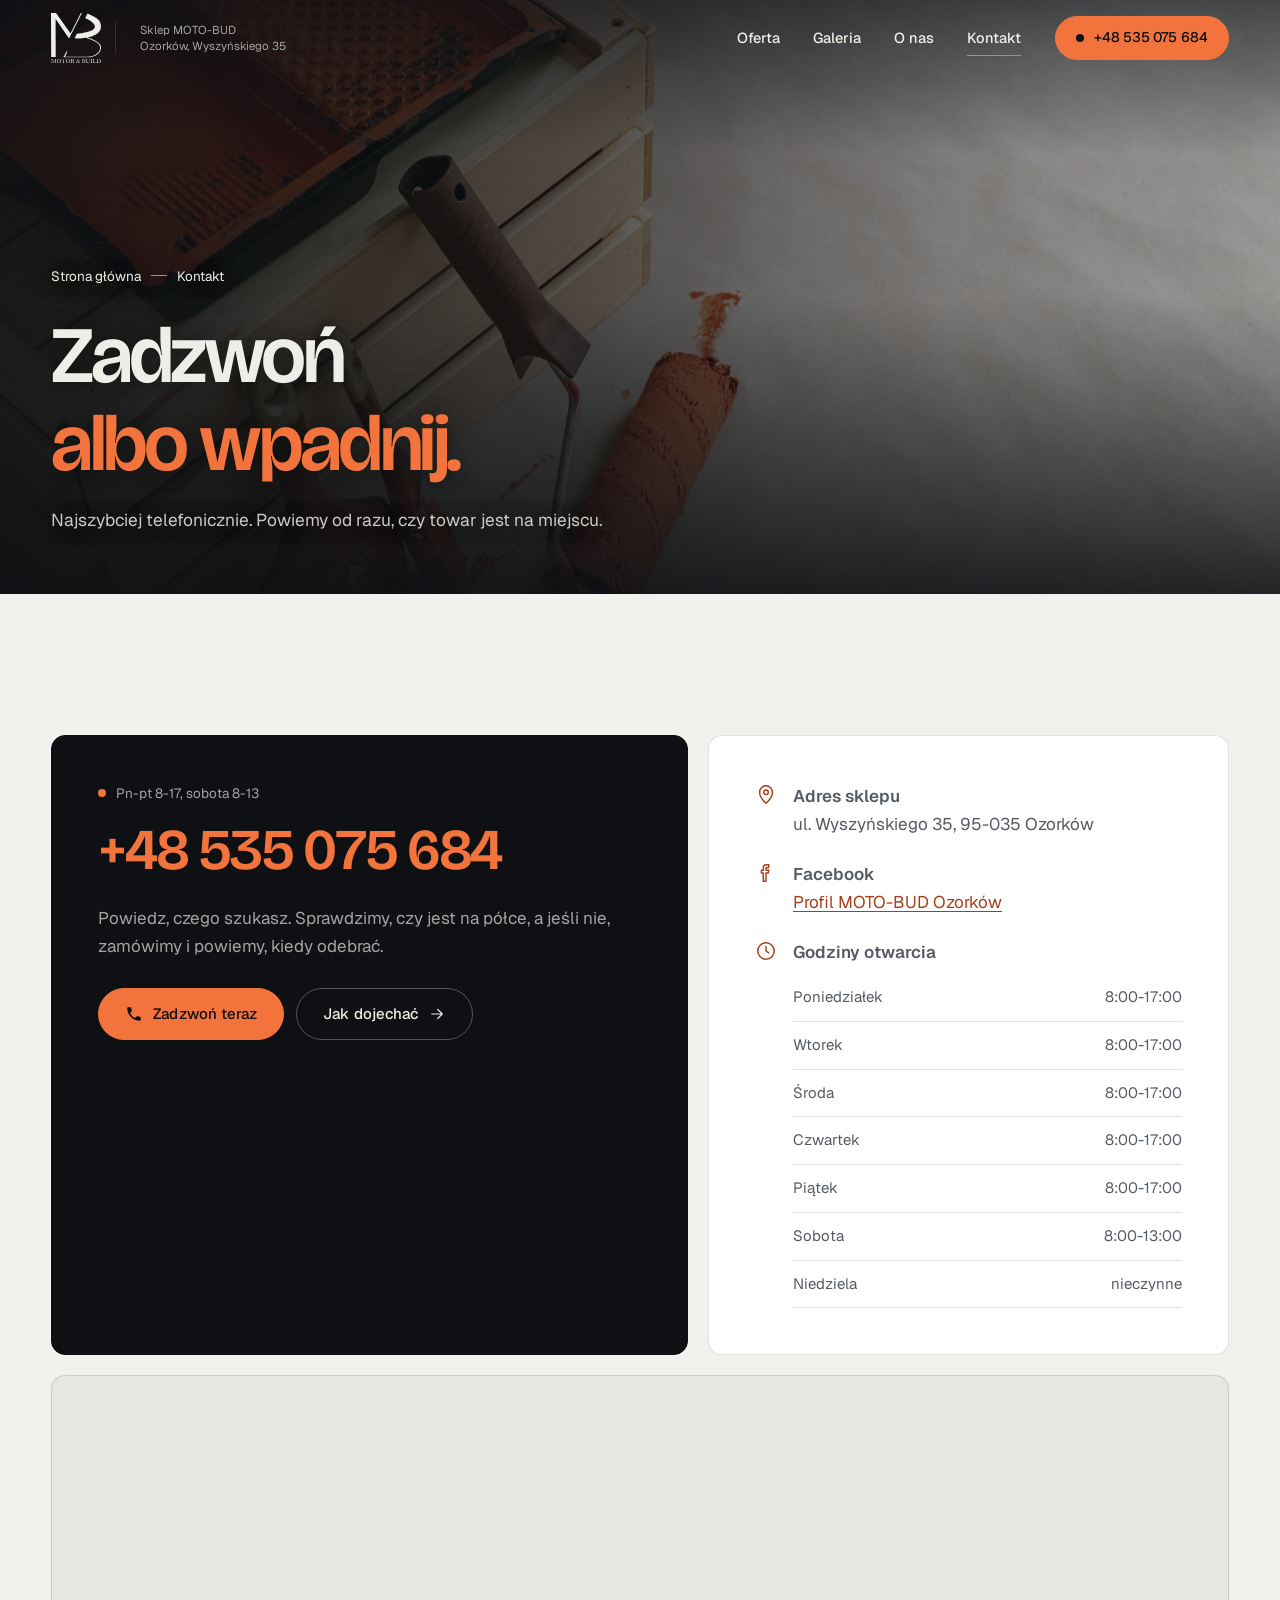
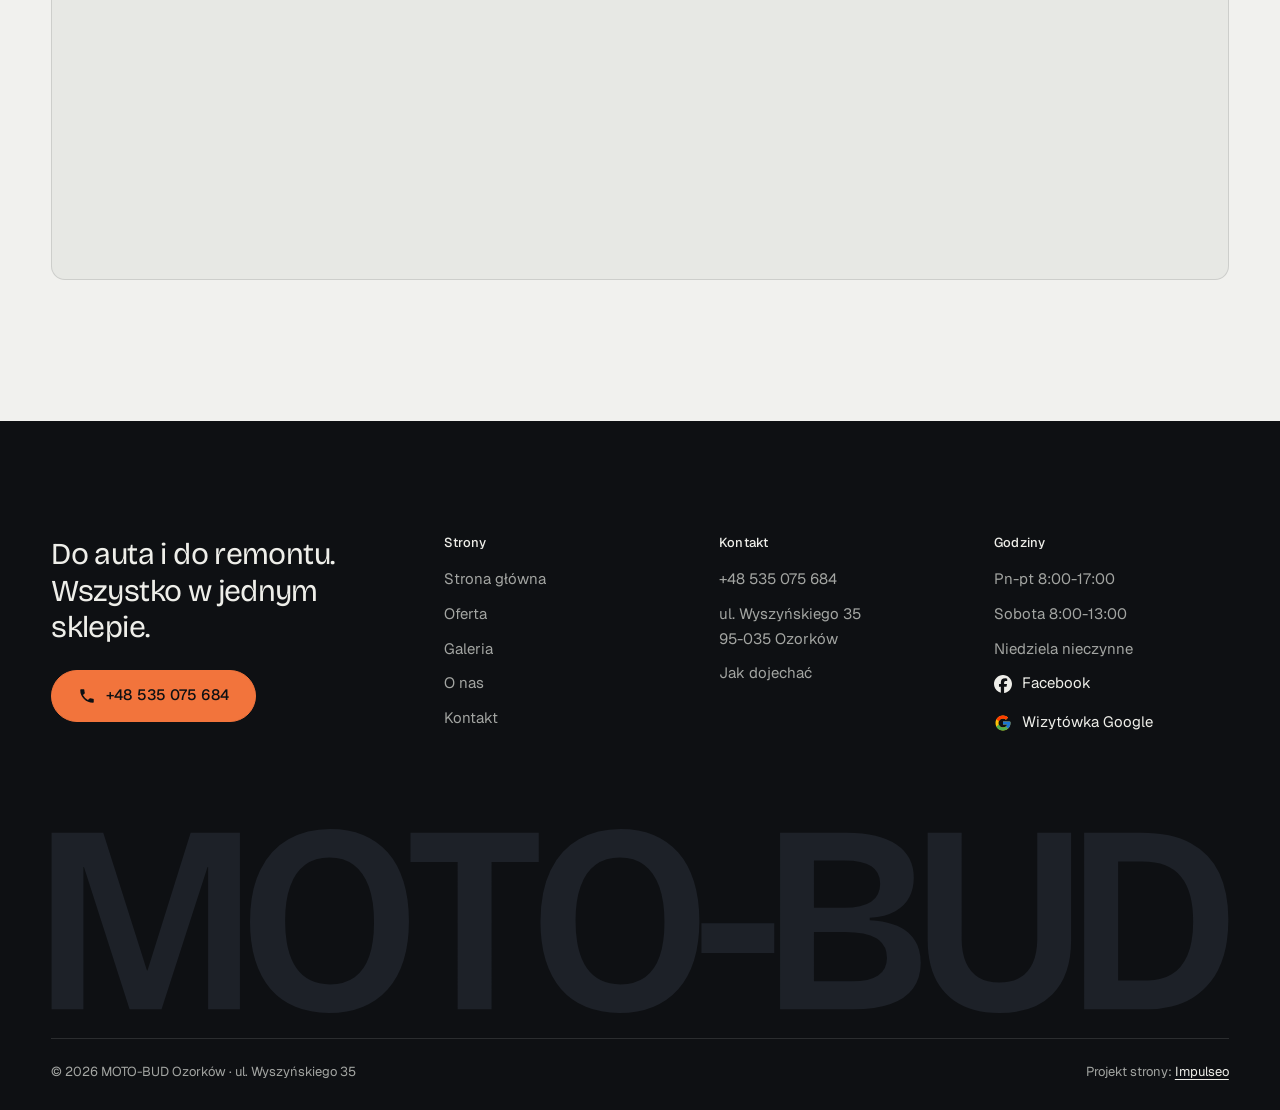
<file: kontakt.html>
<!DOCTYPE html>
<html lang="pl">
<head>
<meta charset="UTF-8">
<meta name="viewport" content="width=device-width, initial-scale=1.0">
<title>Kontakt - MOTO-BUD Ozorków, ul. Wyszyńskiego 35</title>
<meta name="description" content="MOTO-BUD Ozorków, ul. Wyszyńskiego 35, 95-035 Ozorków. Telefon +48 535 075 684. Pn-pt 8-17, sob 8-13, niedziela nieczynne.">
<link rel="canonical" href="https://impulseo-pl.github.io/moto-bud-ozorkow/kontakt.html">
<meta name="robots" content="noindex, nofollow">
<meta name="theme-color" content="#0E1013">
<meta property="og:type" content="website">
<meta property="og:locale" content="pl_PL">
<meta property="og:site_name" content="MOTO-BUD Ozorków">
<meta property="og:title" content="Kontakt - MOTO-BUD Ozorków, ul. Wyszyńskiego 35">
<meta property="og:description" content="MOTO-BUD Ozorków, ul. Wyszyńskiego 35, 95-035 Ozorków. Telefon +48 535 075 684. Pn-pt 8-17, sob 8-13, niedziela nieczynne.">
<meta property="og:url" content="https://impulseo-pl.github.io/moto-bud-ozorkow/kontakt.html">
<meta property="og:image" content="https://impulseo-pl.github.io/moto-bud-ozorkow/img/og.jpg">
<meta property="og:image:width" content="1200">
<meta property="og:image:height" content="630">
<meta name="twitter:card" content="summary_large_image">
<script>(function(){var d=document.documentElement;d.classList.add('js');try{if(!window.matchMedia('(prefers-reduced-motion: reduce)').matches)d.classList.add('anim');}catch(e){}setTimeout(function(){if(!d.classList.contains('anim-ok'))d.classList.remove('anim');},3500);})();</script>
<link rel="preload" as="image" href="img/ph3.jpg" fetchpriority="high">
<link rel="preconnect" href="https://fonts.googleapis.com">
<link rel="preconnect" href="https://fonts.gstatic.com" crossorigin>
<link href="https://fonts.googleapis.com/css2?family=Bricolage+Grotesque:opsz,wght@12..96,400..700&family=Geist:wght@400..600&display=swap" rel="stylesheet">
<link rel="stylesheet" href="assets/styles.css?v=20261030b">
<script src="assets/lenis.min.js?v=1.1.20" defer></script>
<script src="assets/main.js?v=20261030b" defer></script>
</head>
<body>
<a class="skip" href="#tresc">Przejdź do treści</a>
<header class="site-head">
<div class="head-in">
  <a class="brand" href="index.html" aria-label="MOTO-BUD Ozorków - strona główna">
    <span class="znak nav-logo"><svg class="wm" viewBox="0 0 2160 2160" role="img" aria-label="MOTO-BUD - logo Motor &amp; Build"><g transform="translate(0,2160) scale(.1,-.1)"><path pathLength="1" style="--i:0" d="M0 20243 c0 -747 5 -1538 10 -1757 6 -220 14 -1685 20 -3255 15 -4587 21 -5955 26 -5969 2 -7 4 -558 5 -1225 0 -667 4 -1846 9 -2622 5 -775 9 -1725 10 -2109 0 -443 4 -706 11 -717 9 -18 44 -19 967 -19 528 0 963 4 971 9 12 7 12 1095 2 7242 -13 8266 -14 9150 -8 9156 6 6 36 -33 137 -182 49 -71 103 -150 120 -175 17 -25 91 -133 165 -240 74 -107 148 -215 165 -240 103 -149 310 -450 371 -540 21 -30 78 -113 128 -185 49 -71 124 -179 165 -240 42 -60 116 -168 165 -240 49 -71 124 -179 165 -240 42 -60 116 -168 165 -240 49 -71 124 -179 165 -240 42 -60 116 -168 165 -240 49 -71 124 -179 165 -240 78 -114 138 -200 221 -320 26 -38 81 -117 120 -175 39 -58 94 -136 120 -175 96 -138 140 -202 210 -305 40 -58 94 -136 120 -175 83 -120 143 -206 221 -320 41 -60 116 -168 165 -240 49 -71 123 -179 165 -240 41 -60 116 -168 165 -240 49 -71 107 -155 127 -185 21 -30 63 -91 93 -135 102 -147 193 -279 231 -335 20 -30 78 -113 127 -185 49 -71 124 -179 165 -240 42 -60 116 -168 165 -240 49 -71 124 -179 165 -240 42 -60 116 -168 165 -240 49 -71 124 -179 165 -240 42 -60 116 -168 165 -240 50 -71 121 -175 158 -230 37 -55 85 -124 107 -152 l38 -53 133 0 c154 0 142 -7 207 125 25 50 201 401 393 780 517 1026 764 1515 1835 3640 172 341 446 886 610 1210 164 325 429 851 590 1170 161 319 431 855 600 1190 169 336 448 889 620 1230 172 341 404 801 516 1023 l203 402 -227 0 -228 0 -113 -222 c-62 -123 -192 -378 -288 -568 -97 -190 -236 -464 -311 -610 -74 -146 -208 -409 -297 -585 -89 -176 -224 -441 -300 -590 -76 -148 -202 -396 -280 -550 -78 -154 -204 -401 -280 -550 -161 -316 -376 -738 -590 -1160 -84 -165 -217 -426 -295 -580 -135 -265 -214 -420 -582 -1145 -213 -419 -415 -815 -576 -1130 -181 -355 -465 -914 -519 -1022 -25 -49 -48 -88 -53 -88 -5 0 -22 19 -37 43 -16 23 -52 74 -80 112 -65 91 -224 314 -358 505 -115 162 -188 266 -267 377 -125 176 -387 545 -498 703 -37 52 -125 176 -195 275 -70 99 -160 225 -198 280 -39 55 -96 136 -128 180 -31 44 -115 163 -187 265 -72 102 -155 219 -185 260 -29 41 -88 125 -131 185 -186 264 -329 465 -379 535 -29 41 -85 120 -124 175 -38 55 -127 181 -198 280 -154 216 -218 308 -311 440 -39 55 -129 181 -199 280 -70 99 -160 225 -198 280 -39 55 -96 136 -128 180 -260 367 -324 459 -368 520 -28 39 -87 122 -131 185 -44 63 -103 147 -131 185 -28 39 -83 117 -124 175 -41 58 -98 139 -128 180 -29 41 -85 120 -124 175 -99 141 -322 456 -386 545 -29 41 -85 120 -124 175 -38 55 -128 181 -198 280 -70 99 -160 225 -198 280 -39 55 -92 129 -117 165 -25 36 -79 112 -120 170 -40 58 -101 143 -135 190 -92 128 -116 162 -134 192 l-16 28 -1087 0 -1088 0 0 -1357z"/><path pathLength="1" style="--i:1" d="M15746 21325 c-7 -8 -24 -36 -37 -62 -12 -26 -61 -129 -109 -228 -48 -99 -118 -243 -155 -320 -65 -135 -152 -314 -295 -610 -37 -77 -104 -214 -148 -305 -43 -91 -105 -217 -136 -281 -31 -64 -56 -119 -56 -123 0 -4 44 -27 98 -52 130 -61 595 -292 707 -352 206 -110 292 -157 338 -184 26 -15 50 -28 52 -28 2 0 36 -19 77 -43 40 -24 80 -47 88 -51 19 -9 21 -10 236 -139 254 -154 253 -153 524 -334 291 -195 408 -277 567 -400 478 -370 874 -761 1105 -1091 177 -253 277 -468 344 -737 26 -102 26 -401 0 -505 -43 -180 -107 -322 -214 -478 -137 -200 -383 -427 -662 -613 -300 -200 -742 -418 -1162 -575 -77 -28 -119 -44 -155 -59 -87 -33 -407 -139 -588 -194 -127 -39 -293 -87 -325 -95 -26 -7 -70 -19 -205 -56 -44 -13 -96 -26 -115 -30 -31 -7 -108 -26 -300 -75 -68 -17 -161 -39 -260 -60 -41 -9 -102 -23 -135 -30 -95 -22 -287 -63 -425 -90 -47 -9 -114 -23 -150 -30 -71 -15 -175 -34 -315 -60 -49 -9 -124 -22 -165 -30 -156 -28 -533 -91 -720 -120 -58 -9 -145 -22 -195 -30 -49 -8 -142 -21 -205 -30 -63 -9 -158 -22 -210 -30 -234 -33 -436 -60 -675 -90 -71 -9 -182 -22 -245 -30 -63 -8 -161 -20 -218 -26 -67 -7 -109 -17 -122 -28 -10 -9 -62 -101 -116 -206 -53 -104 -127 -248 -164 -320 -37 -71 -107 -206 -155 -300 -48 -93 -118 -228 -155 -300 -149 -288 -232 -449 -320 -620 -50 -99 -96 -184 -101 -189 -5 -6 -9 -18 -9 -27 0 -28 137 -33 875 -34 918 0 1636 29 2455 101 439 38 1000 103 1296 150 127 20 153 18 252 -15 48 -16 195 -63 327 -106 132 -42 292 -95 355 -116 286 -97 442 -151 535 -184 55 -20 132 -47 170 -60 39 -13 95 -34 125 -45 30 -12 66 -25 80 -30 41 -13 209 -75 310 -115 93 -36 125 -48 205 -78 22 -8 75 -29 118 -46 42 -17 110 -44 150 -60 231 -93 708 -299 897 -388 145 -69 516 -254 605 -303 50 -27 108 -59 130 -70 403 -220 810 -493 1103 -742 353 -300 634 -643 794 -968 42 -86 76 -164 88 -200 5 -14 18 -50 30 -80 11 -30 25 -71 29 -90 5 -19 19 -73 31 -120 46 -180 62 -328 62 -595 0 -252 -6 -327 -48 -520 -40 -190 -148 -484 -226 -618 -15 -26 -28 -50 -28 -52 0 -19 -159 -266 -244 -380 -159 -212 -435 -503 -660 -694 -286 -244 -712 -536 -1041 -716 -38 -20 -92 -50 -120 -65 -174 -96 -666 -325 -775 -360 -14 -5 -50 -18 -80 -30 -279 -107 -611 -207 -825 -246 -153 -28 -423 -44 -1060 -61 -555 -15 -1044 -17 -3695 -18 -3012 0 -6325 19 -6344 36 -5 5 -5 13 1 21 6 7 41 72 78 143 63 121 95 183 245 470 32 61 88 169 125 240 37 72 92 177 123 235 30 58 81 156 113 218 88 168 169 322 244 467 120 228 114 210 94 307 -29 135 -114 166 -279 101 -87 -34 -111 -53 -138 -105 -27 -53 -87 -162 -112 -203 -9 -16 -31 -55 -47 -85 -17 -30 -44 -81 -62 -112 -17 -32 -45 -84 -62 -115 -18 -32 -35 -62 -39 -68 -4 -5 -24 -41 -45 -80 -73 -135 -109 -200 -126 -230 -10 -16 -27 -48 -39 -70 -12 -22 -35 -62 -50 -90 -15 -27 -44 -81 -65 -120 -21 -38 -41 -74 -45 -80 -4 -5 -22 -37 -40 -70 -18 -33 -45 -82 -60 -110 -15 -27 -44 -81 -65 -120 -21 -38 -46 -83 -56 -100 -10 -16 -27 -48 -39 -70 -12 -22 -35 -62 -50 -90 -15 -27 -44 -81 -65 -120 -21 -38 -41 -74 -45 -80 -7 -10 -20 -33 -105 -190 -21 -38 -47 -83 -57 -100 -33 -56 -40 -78 -26 -87 7 -4 2605 -8 5774 -8 6225 0 5834 -3 6074 51 52 11 111 24 130 29 157 35 589 171 810 254 19 8 53 21 75 29 324 122 812 343 1065 483 36 20 94 52 130 71 104 57 306 179 428 260 666 438 1123 915 1374 1433 87 179 113 238 153 340 20 52 40 106 46 118 5 13 18 52 29 85 11 34 25 76 30 94 30 89 76 281 94 388 8 50 20 119 27 155 17 89 17 584 0 665 -7 33 -19 101 -27 150 -23 131 -85 336 -144 475 -259 603 -756 1147 -1532 1673 -144 98 -476 302 -608 374 -30 17 -81 44 -112 62 -32 17 -83 45 -113 61 -69 38 -487 247 -580 290 -38 18 -99 46 -135 62 -36 17 -92 43 -125 58 -33 15 -120 53 -194 85 -74 31 -142 60 -150 65 -46 22 -314 133 -456 190 -38 15 -104 41 -145 58 -41 17 -104 42 -140 55 -60 23 -201 78 -292 113 -21 8 -56 21 -78 29 -22 8 -58 22 -80 30 -22 8 -57 21 -77 29 -21 8 -56 21 -78 29 -22 9 -80 30 -130 47 -49 17 -101 36 -115 42 -14 6 -36 14 -50 19 -14 4 -70 24 -125 44 -55 20 -134 47 -175 61 -81 27 -115 49 -89 58 8 3 41 10 74 15 33 6 103 19 155 31 52 11 113 25 135 30 197 42 536 126 745 184 30 9 66 18 80 22 152 39 718 220 860 274 30 12 66 25 80 30 14 4 36 12 50 18 29 11 76 30 175 67 263 101 748 325 980 454 50 28 97 53 105 57 80 38 420 255 600 383 314 222 711 593 924 861 111 140 251 340 296 425 6 11 26 47 45 80 59 101 173 338 195 405 5 14 18 50 30 80 90 236 154 502 192 800 17 140 18 724 0 880 -25 220 -70 474 -117 663 -49 190 -50 196 -120 417 -91 289 -145 426 -249 640 -62 128 -121 237 -142 261 -8 8 -14 18 -14 22 0 3 -21 36 -47 74 -360 527 -872 966 -1706 1461 -103 62 -190 112 -193 112 -2 0 -21 10 -42 23 -20 13 -67 40 -104 60 -38 20 -96 52 -130 71 -149 82 -334 176 -633 325 -382 190 -548 270 -920 441 -33 15 -90 42 -127 59 -38 17 -98 45 -135 62 -38 17 -86 39 -108 49 -123 57 -307 140 -310 140 -2 0 -47 20 -99 45 -53 25 -98 45 -101 45 -2 0 -42 17 -87 39 -46 21 -128 57 -182 81 -54 23 -108 47 -120 52 -88 45 -103 49 -120 33z"/><path pathLength="1" style="--i:2" d="M63 1663 c-8 -22 10 -34 58 -40 88 -11 156 -59 192 -133 22 -45 22 -46 19 -585 -2 -451 -6 -555 -20 -629 -26 -144 -86 -203 -216 -215 -57 -6 -61 -8 -58 -30 1 -14 4 -27 7 -29 2 -2 28 2 57 9 34 8 144 12 310 13 193 1 261 5 270 14 18 18 -6 32 -57 32 -84 0 -156 34 -187 88 -35 62 -41 151 -34 531 3 201 9 448 13 549 8 235 5 234 118 27 133 -245 187 -350 400 -770 100 -198 189 -379 198 -402 12 -30 23 -43 36 -43 18 0 30 19 76 125 7 17 20 46 28 65 9 19 28 62 42 95 32 71 150 309 225 450 29 55 73 138 98 185 24 47 59 112 77 145 97 180 131 244 147 277 20 41 36 55 48 42 5 -5 2 -121 -5 -259 -7 -137 -16 -369 -20 -515 -8 -346 -19 -469 -46 -514 -23 -39 -65 -62 -130 -72 -24 -4 -52 -11 -63 -16 -48 -25 11 -30 346 -30 409 1 368 -1 368 17 0 9 -14 16 -37 20 -52 9 -125 33 -143 48 -8 7 -24 25 -34 41 -17 27 -18 55 -13 535 5 495 17 747 39 805 29 73 82 103 211 121 38 5 48 10 45 23 -3 15 -29 17 -277 17 -233 0 -275 -2 -282 -15 -4 -8 -17 -35 -27 -60 -95 -215 -291 -619 -372 -765 -15 -27 -45 -81 -66 -120 -72 -132 -141 -240 -155 -243 -18 -3 -36 29 -199 353 -71 143 -146 289 -166 325 -101 182 -254 483 -254 499 0 32 -44 39 -303 44 -218 4 -260 2 -264 -10z"/><path pathLength="1" style="--i:3" d="M3335 1680 c-287 -48 -536 -238 -658 -500 -79 -171 -98 -277 -78 -441 26 -222 93 -363 240 -507 87 -86 197 -154 296 -183 39 -12 88 -28 110 -35 48 -16 315 -20 343 -4 9 5 46 16 82 25 231 56 470 267 582 512 118 261 83 575 -90 803 -117 155 -265 260 -438 311 -78 23 -303 34 -389 19z m213 -60 c208 -39 377 -234 452 -520 27 -105 28 -371 1 -480 -47 -189 -126 -339 -229 -431 -149 -134 -348 -158 -538 -67 -183 89 -277 251 -330 573 -52 308 32 612 221 800 113 112 261 156 423 125z"/><path pathLength="1" style="--i:4" d="M4552 1658 c-7 -8 -16 -49 -22 -91 -5 -41 -14 -104 -20 -139 -5 -35 -10 -87 -10 -115 0 -50 1 -53 25 -53 16 0 28 7 31 18 24 77 127 199 210 248 75 44 167 64 320 71 187 8 179 16 190 -183 5 -82 9 -376 9 -654 0 -502 0 -505 -22 -552 -42 -87 -128 -138 -233 -138 -27 0 -43 -5 -47 -15 -3 -9 -3 -19 0 -22 4 -3 200 -6 437 -6 319 0 434 3 443 12 18 18 -9 31 -63 31 -61 0 -142 23 -181 51 -80 57 -94 191 -94 899 0 283 4 528 8 544 l8 29 167 -6 c285 -10 356 -43 496 -229 31 -42 65 -79 74 -83 22 -8 45 24 37 53 -3 13 -10 84 -15 157 -6 73 -15 146 -20 161 l-11 27 -167 -9 c-215 -12 -1032 -12 -1317 0 -191 8 -222 7 -233 -6z"/><path pathLength="1" style="--i:5" d="M7190 1680 c-174 -28 -340 -117 -475 -254 -120 -122 -199 -262 -246 -436 -28 -102 -13 -309 33 -445 81 -244 300 -453 538 -510 36 -9 74 -21 85 -26 12 -6 82 -8 170 -6 167 4 242 20 373 82 211 99 399 311 475 535 62 181 55 387 -20 562 -34 81 -56 116 -131 209 -98 124 -222 210 -376 260 -79 26 -109 30 -231 34 -77 2 -165 0 -195 -5z m288 -76 c131 -49 229 -147 315 -314 121 -233 128 -569 19 -835 -35 -85 -112 -202 -169 -256 -96 -92 -189 -129 -323 -129 -172 0 -325 80 -418 220 -115 172 -183 545 -138 756 44 204 114 343 229 455 69 67 140 104 237 123 50 9 202 -3 248 -20z"/><path pathLength="1" style="--i:6" d="M8815 1680 c-170 -4 -332 -8 -358 -9 -44 -1 -48 -3 -45 -23 3 -20 11 -24 62 -30 74 -10 115 -33 143 -85 20 -36 24 -62 33 -234 12 -248 12 -918 -1 -1029 -15 -137 -64 -189 -181 -198 -58 -4 -91 -23 -67 -38 14 -8 737 -9 746 -1 15 16 -9 37 -42 37 -71 0 -124 20 -159 62 -29 34 -35 50 -45 126 -6 49 -11 192 -11 319 0 197 2 234 16 247 23 23 261 23 330 -1 153 -51 205 -138 258 -428 43 -233 61 -289 110 -334 24 -23 36 -25 197 -33 95 -5 202 -8 238 -6 58 3 66 5 66 23 0 17 -9 21 -56 26 -148 16 -229 108 -278 314 -33 136 -51 195 -74 245 -31 66 -114 143 -202 186 -41 20 -75 41 -75 45 0 5 28 17 63 28 173 56 228 89 293 176 55 73 69 120 68 220 -1 110 -21 159 -99 243 -134 145 -275 168 -930 152z m464 -51 c104 -18 168 -56 224 -131 56 -74 67 -110 67 -208 0 -76 -4 -98 -27 -146 -35 -74 -107 -145 -185 -182 -78 -36 -256 -65 -378 -60 l-85 3 -3 170 c-4 203 7 507 18 526 19 29 255 47 369 28z"/><path pathLength="1" style="--i:7" d="M11380 1631 c-110 -35 -195 -112 -226 -203 -22 -68 -16 -168 16 -233 29 -60 120 -185 161 -219 16 -14 29 -31 29 -38 0 -7 -42 -40 -92 -73 -101 -66 -265 -219 -292 -275 -61 -121 -72 -235 -34 -337 37 -96 160 -207 256 -228 17 -3 34 -11 37 -16 8 -12 252 -12 260 1 3 5 25 15 48 21 90 24 208 92 324 186 l57 46 18 -24 c9 -13 41 -58 70 -99 29 -41 69 -84 88 -97 19 -12 40 -27 47 -33 7 -5 49 -10 94 -10 62 0 94 5 128 21 177 80 258 145 206 166 -9 3 -23 -1 -33 -10 -40 -35 -102 -57 -160 -57 -50 0 -65 5 -104 33 -25 17 -57 46 -71 62 -33 40 -127 197 -127 212 0 7 15 34 33 60 43 65 47 72 114 201 69 135 69 135 110 193 56 81 134 129 208 129 38 0 62 22 43 38 -18 15 -584 16 -593 1 -12 -18 9 -30 73 -39 73 -10 84 -16 117 -60 43 -58 31 -137 -41 -285 -19 -38 -40 -79 -47 -90 -34 -57 -49 -75 -58 -69 -5 3 -30 38 -56 77 -86 133 -187 247 -361 403 l-43 39 78 81 c43 44 92 105 108 135 27 48 30 63 30 140 0 77 -3 90 -28 128 -76 115 -244 168 -387 122z m178 -67 c54 -27 99 -76 121 -131 20 -50 10 -140 -22 -204 -33 -65 -109 -149 -135 -149 -23 0 -154 129 -186 185 -41 69 -52 124 -36 180 17 59 52 102 105 126 55 25 92 24 153 -7z m-75 -733 c29 -27 69 -64 91 -82 70 -61 177 -192 247 -303 38 -60 69 -115 69 -121 0 -6 -28 -34 -62 -62 -214 -172 -423 -190 -575 -51 -83 78 -118 157 -118 273 0 118 35 194 132 286 59 57 131 109 150 109 8 0 38 -22 66 -49z"/><path pathLength="1" style="--i:8" d="M13965 1679 c-104 -4 -255 -6 -334 -4 -154 5 -179 -1 -160 -36 6 -12 21 -19 40 -19 44 0 98 -29 119 -62 10 -16 25 -75 35 -131 15 -91 17 -156 12 -592 -5 -485 -14 -624 -46 -682 -21 -39 -59 -63 -126 -78 -101 -23 -100 -22 -84 -41 12 -15 39 -16 254 -9 156 4 307 3 430 -5 165 -10 204 -10 295 4 58 9 125 23 148 31 150 53 289 213 311 357 31 219 -105 381 -397 474 -29 9 -51 21 -49 27 1 5 21 15 43 22 109 33 231 118 278 195 64 102 64 259 0 360 -48 77 -128 130 -255 170 -81 24 -257 31 -514 19z m377 -82 c65 -30 132 -86 155 -131 85 -163 36 -378 -104 -462 -93 -55 -251 -94 -384 -94 -95 0 -89 -24 -89 345 0 360 -2 349 68 360 20 4 44 8 52 10 8 2 67 2 130 1 99 -3 123 -7 172 -29z m-81 -751 c231 -37 339 -159 339 -378 0 -123 -29 -202 -107 -288 -82 -91 -167 -116 -366 -107 -153 7 -192 18 -214 60 -14 29 -15 66 -10 354 4 194 10 330 17 342 6 12 23 21 43 24 75 9 218 6 298 -7z"/><path pathLength="1" style="--i:9" d="M15027 1653 c-19 -18 -3 -31 49 -37 125 -14 161 -62 190 -246 4 -25 8 -245 9 -490 2 -464 5 -511 49 -611 39 -92 161 -185 291 -222 28 -8 70 -20 95 -28 55 -15 407 -24 423 -10 7 5 30 12 52 16 190 32 361 154 412 292 44 119 72 397 73 713 1 219 14 400 33 454 8 22 28 54 46 71 27 28 50 39 141 65 14 3 25 13 25 21 0 12 -49 14 -300 16 -169 2 -306 -1 -314 -6 -25 -16 6 -41 53 -42 55 -1 100 -18 136 -53 78 -73 95 -170 94 -531 -2 -404 -23 -603 -76 -707 -55 -107 -163 -177 -310 -203 -255 -45 -482 16 -588 159 -52 71 -67 121 -81 271 -16 178 -16 684 0 805 26 192 62 236 219 266 24 4 32 11 30 22 -3 15 -38 17 -374 20 -204 1 -373 -1 -377 -5z"/><path pathLength="1" style="--i:10" d="M17136 1663 c-7 -18 21 -43 49 -43 34 0 87 -27 107 -55 45 -61 49 -111 55 -675 3 -304 1 -582 -5 -643 -11 -132 -26 -153 -119 -172 -47 -9 -58 -15 -58 -31 0 -18 11 -19 320 -19 176 0 326 2 333 4 22 6 12 31 -15 37 -118 26 -142 39 -172 88 -32 52 -46 292 -46 771 0 473 8 574 52 626 33 38 93 69 136 69 42 0 66 23 48 44 -17 20 -678 19 -685 -1z"/><path pathLength="1" style="--i:11" d="M18064 1665 c-9 -23 20 -45 60 -45 67 -1 150 -58 186 -130 30 -60 40 -210 40 -597 0 -409 -12 -645 -36 -701 -33 -81 -117 -132 -215 -132 -48 0 -59 -17 -28 -43 26 -21 35 -21 249 3 113 12 679 12 957 0 123 -5 229 -7 237 -4 25 10 39 64 76 304 5 30 13 79 19 109 18 88 15 111 -13 111 -20 0 -30 -10 -50 -52 -33 -71 -145 -208 -218 -269 -115 -96 -200 -125 -390 -135 -184 -9 -239 -1 -285 39 -63 56 -66 72 -71 372 -2 149 1 431 6 627 l9 357 26 40 c33 50 110 89 195 97 67 7 76 12 62 34 -7 11 -69 14 -327 15 -175 2 -355 6 -400 10 -74 7 -83 6 -89 -10z"/><path pathLength="1" style="--i:12" d="M19780 1668 c0 -22 19 -35 65 -43 99 -18 127 -53 151 -182 15 -85 16 -136 11 -393 -14 -631 -33 -847 -78 -911 -26 -37 -92 -65 -171 -73 -71 -8 -90 -19 -67 -41 11 -10 63 -11 254 -4 180 7 263 6 330 -3 142 -20 562 -16 650 6 127 31 183 53 265 104 179 113 313 293 361 490 24 97 26 306 4 402 -53 228 -204 419 -420 528 -185 94 -392 125 -785 120 -124 -2 -303 1 -397 6 -152 8 -173 7 -173 -6z m883 -69 c143 -22 259 -72 350 -149 98 -85 189 -232 239 -386 20 -61 22 -89 22 -239 -1 -173 -6 -204 -56 -335 -54 -144 -198 -309 -321 -369 -107 -51 -174 -63 -337 -59 -121 3 -153 7 -190 24 -55 25 -110 81 -129 132 -20 52 -25 336 -12 624 26 558 34 704 42 726 5 12 19 27 31 32 32 13 275 12 361 -1z"/></g></svg></span>
    <span class="brand-sub">Sklep MOTO-BUD<br>Ozorków, Wyszyńskiego 35</span>
  </a>
  <nav class="nav-links" aria-label="Menu główne">
    <a class="nl" href="oferta.html">Oferta</a><a class="nl" href="realizacje.html">Galeria</a><a class="nl" href="o-nas.html">O&nbsp;nas</a><a class="nl" href="kontakt.html" aria-current="page">Kontakt</a>
    <a class="btn btn-copper nav-cta" href="tel:+48535075684"><span class="live" aria-hidden="true"></span>+48 535 075 684</a>
  </nav>
  <button class="burger" type="button" aria-label="Otwórz menu" aria-expanded="false" aria-controls="mnav"><span></span><span></span></button>
</div>
</header>
<div class="mnav" id="mnav">
  <div class="mnav-in">
    <a class="ml" href="index.html">Strona główna</a><a class="ml" href="oferta.html">Oferta</a><a class="ml" href="realizacje.html">Galeria</a><a class="ml" href="o-nas.html">O&nbsp;nas</a><a class="ml" href="kontakt.html" aria-current="page">Kontakt</a>
    <div class="mnav-foot">
      <span>Sklep czynny pn-pt 8-17, w&nbsp;sobotę 8-13</span>
      <a class="btn btn-copper" href="tel:+48535075684"><svg class="ico" width="16" height="16" viewBox="0 0 24 24" fill="none" aria-hidden="true"><path d="M6.6 10.8a15.5 15.5 0 0 0 6.6 6.6l2.2-2.2a1 1 0 0 1 1-.24 11.4 11.4 0 0 0 3.6.58 1 1 0 0 1 1 1V20a1 1 0 0 1-1 1A17 17 0 0 1 3 4a1 1 0 0 1 1-1h3.5a1 1 0 0 1 1 1c0 1.25.2 2.46.58 3.6a1 1 0 0 1-.25 1l-2.23 2.2Z" fill="currentColor"/></svg>+48 535 075 684</a>
    </div>
  </div>
</div>
<main id="tresc">
<section class="pagehead">
  <div class="pagehead-media"><img src="img/ph3.jpg" alt="Kuweta i wałek malarski z pomarańczową farbą" width="1880" height="1253" decoding="async" fetchpriority="high"></div>
  <div class="ph-in">
    <p class="crumb up" style="--d:0"><a href="index.html">Strona główna</a><span class="sl" aria-hidden="true"></span>Kontakt</p>
    <h1><span class="ln"><span class="ln-i" style="--k:0">Zadzwoń</span></span><span class="ln"><span class="ln-i" style="--k:1"><em>albo wpadnij.</em></span></span></h1>
    <p class="ph-lead up" style="--d:300">Najszybciej telefonicznie. Powiemy od razu, czy towar jest na miejscu.</p>
  </div>
</section>

<section class="sec">
  <div class="wrap">
    <div class="k-grid">
      <div class="k-card dark rv">
        <span class="lbl"><span class="live" aria-hidden="true"></span>Pn-pt 8-17, sobota 8-13</span>
        <a class="k-phone" href="tel:+48535075684">+48 535 075 684</a>
        <p>Powiedz, czego szukasz. Sprawdzimy, czy jest na półce, a&nbsp;jeśli nie, zamówimy i&nbsp;powiemy, kiedy odebrać.</p>
        <div class="cta-row" style="margin-top:28px">
          <a class="btn btn-copper" href="tel:+48535075684"><svg class="ico" width="16" height="16" viewBox="0 0 24 24" fill="none" aria-hidden="true"><path d="M6.6 10.8a15.5 15.5 0 0 0 6.6 6.6l2.2-2.2a1 1 0 0 1 1-.24 11.4 11.4 0 0 0 3.6.58 1 1 0 0 1 1 1V20a1 1 0 0 1-1 1A17 17 0 0 1 3 4a1 1 0 0 1 1-1h3.5a1 1 0 0 1 1 1c0 1.25.2 2.46.58 3.6a1 1 0 0 1-.25 1l-2.23 2.2Z" fill="currentColor"/></svg>Zadzwoń teraz</a>
          <a class="btn btn-ghost" href="https://maps.google.com/?cid=6920480624333375373" target="_blank" rel="noopener">Jak dojechać<svg class="ico arr" width="18" height="18" viewBox="0 0 24 24" fill="none" stroke="currentColor" stroke-width="1.6" stroke-linecap="round" stroke-linejoin="round" aria-hidden="true"><path d="M5 12h14M13 6l6 6-6 6"/></svg></a>
        </div>
      </div>
      <div class="k-card rv" style="--d:120">
        <ul class="k-list">
          <li><svg class="ico" width="22" height="22" viewBox="0 0 24 24" fill="none" stroke="currentColor" stroke-width="1.6" stroke-linecap="round" stroke-linejoin="round" aria-hidden="true"><path d="M12 21s7-6.2 7-12a7 7 0 0 0-14 0c0 5.8 7 12 7 12z"/><circle cx="12" cy="9" r="2.5"/></svg><span><b>Adres sklepu</b>ul.&nbsp;Wyszyńskiego 35, 95-035 Ozorków</span></li>
          <li><svg class="ico" width="22" height="22" viewBox="0 0 24 24" fill="none" stroke="currentColor" stroke-width="1.6" stroke-linecap="round" stroke-linejoin="round" aria-hidden="true"><path d="M15 3h-2.5A3.5 3.5 0 0 0 9 6.5V9H7v3h2v9h3v-9h2.5l.5-3h-3V6.8c0-.5.4-.8.8-.8H15z"/></svg><span><b>Facebook</b><a class="u" href="https://www.facebook.com/p/Moto-Bud-Ozork%C3%B3w-100063483253177/?locale=pl_PL" target="_blank" rel="noopener">Profil MOTO-BUD Ozorków</a></span></li>
          <li><svg class="ico" width="22" height="22" viewBox="0 0 24 24" fill="none" stroke="currentColor" stroke-width="1.6" stroke-linecap="round" stroke-linejoin="round" aria-hidden="true"><circle cx="12" cy="12" r="9"/><path d="M12 7v5l3 2"/></svg><span><b>Godziny otwarcia</b>
            <ul class="hours"><li><span>Poniedziałek</span><span>8:00-17:00</span></li><li><span>Wtorek</span><span>8:00-17:00</span></li><li><span>Środa</span><span>8:00-17:00</span></li><li><span>Czwartek</span><span>8:00-17:00</span></li><li><span>Piątek</span><span>8:00-17:00</span></li><li><span>Sobota</span><span>8:00-13:00</span></li><li><span>Niedziela</span><span>nieczynne</span></li></ul></span></li>
        </ul>
      </div>
    </div>
    <div class="map map-lg rv">
      <iframe title="Mapa dojazdu - MOTO-BUD, ul. Wyszyńskiego 35, Ozorków" src="https://maps.google.com/maps?q=51.961022,19.2956529&z=16&output=embed" loading="lazy" referrerpolicy="no-referrer-when-downgrade"></iframe>
    </div>
  </div>
</section>
</main>
<footer class="site-foot">
  <div class="wrap">
    <div class="foot-top">
      <div>
        <p class="foot-claim">Do auta i&nbsp;do remontu. Wszystko w&nbsp;jednym sklepie.</p>
        <a class="btn btn-copper" href="tel:+48535075684"><svg class="ico" width="16" height="16" viewBox="0 0 24 24" fill="none" aria-hidden="true"><path d="M6.6 10.8a15.5 15.5 0 0 0 6.6 6.6l2.2-2.2a1 1 0 0 1 1-.24 11.4 11.4 0 0 0 3.6.58 1 1 0 0 1 1 1V20a1 1 0 0 1-1 1A17 17 0 0 1 3 4a1 1 0 0 1 1-1h3.5a1 1 0 0 1 1 1c0 1.25.2 2.46.58 3.6a1 1 0 0 1-.25 1l-2.23 2.2Z" fill="currentColor"/></svg>+48 535 075 684</a>
      </div>
      <div>
        <h4>Strony</h4>
        <ul><li><a href="index.html">Strona główna</a></li><li><a href="oferta.html">Oferta</a></li><li><a href="realizacje.html">Galeria</a></li><li><a href="o-nas.html">O&nbsp;nas</a></li><li><a href="kontakt.html">Kontakt</a></li></ul>
      </div>
      <div>
        <h4>Kontakt</h4>
        <ul>
          <li><a href="tel:+48535075684">+48 535 075 684</a></li>
          <li>ul.&nbsp;Wyszyńskiego 35<br>95-035 Ozorków</li>
          <li><a href="https://maps.google.com/?cid=6920480624333375373" target="_blank" rel="noopener">Jak dojechać</a></li>
        </ul>
      </div>
      <div>
        <h4>Godziny</h4>
        <ul>
          <li>Pn-pt 8:00-17:00</li>
          <li>Sobota 8:00-13:00</li>
          <li>Niedziela nieczynne</li>
          <li><a class="soc" href="https://www.facebook.com/p/Moto-Bud-Ozork%C3%B3w-100063483253177/?locale=pl_PL" target="_blank" rel="noopener" aria-label="MOTO-BUD Ozorków na Facebooku"><svg viewBox="0 0 24 24" width="18" height="18" aria-hidden="true" focusable="false"><path d="M9.101 23.691v-7.98H6.627v-3.667h2.474v-1.58c0-4.085 1.848-5.978 5.858-5.978.401 0 .955.042 1.468.103a8.68 8.68 0 0 1 1.141.195v3.325a8.623 8.623 0 0 0-.653-.036 26.805 26.805 0 0 0-.733-.009c-.707 0-1.259.096-1.675.309a1.686 1.686 0 0 0-.679.622c-.258.42-.374.995-.374 1.752v1.297h3.919l-.386 2.103-.287 1.564h-3.246v8.245C19.396 23.238 24 18.179 24 12.044c0-6.627-5.373-12-12-12s-12 5.373-12 12c0 5.628 3.874 10.35 9.101 11.647Z" fill="currentColor"/></svg>Facebook</a></li>
          <li><a class="soc" href="https://maps.google.com/?cid=6920480624333375373" target="_blank" rel="noopener" aria-label="Wizytówka MOTO-BUD Ozorków w Google"><svg class="g-logo" viewBox="0 0 48 48" aria-hidden="true"><path fill="#FFC107" d="M43.6 20.5H42V20H24v8h11.3C33.7 32.7 29.2 36 24 36c-6.6 0-12-5.4-12-12s5.4-12 12-12c3.1 0 5.8 1.2 7.9 3.1l5.7-5.7C34 6.1 29.3 4 24 4 12.9 4 4 12.9 4 24s8.9 20 20 20 20-8.9 20-20c0-1.3-.1-2.4-.4-3.5z"/><path fill="#FF3D00" d="m6.3 14.7 6.6 4.8C14.7 15.1 19 12 24 12c3.1 0 5.8 1.2 7.9 3.1l5.7-5.7C34 6.1 29.3 4 24 4 16.3 4 9.7 8.3 6.3 14.7z"/><path fill="#4CAF50" d="M24 44c5.2 0 9.9-2 13.4-5.2l-6.2-5.2A11.9 11.9 0 0 1 24 36c-5.2 0-9.6-3.3-11.3-7.9l-6.5 5C9.5 39.6 16.2 44 24 44z"/><path fill="#1976D2" d="M43.6 20.5H42V20H24v8h11.3a12 12 0 0 1-4.1 5.6l6.2 5.2C37 39.2 44 34 44 24c0-1.3-.1-2.4-.4-3.5z"/></svg>Wizytówka Google</a></li>
        </ul>
      </div>
    </div>
    <div class="foot-mark" aria-hidden="true"><svg class="wm-foot" viewBox="44 -674 4403 691" aria-hidden="true" focusable="false"><path d="M46 0V-660H239.3L402.7 -145H404.7L566 -660H750.3V0H631.3V-532H629.3L457.3 0H337.7L167 -532.3H165V0ZM1083.3 14Q1012.7 14 957.7 -9Q902.7 -32 864.8 -75.8Q827 -119.7 807.5 -183Q788 -246.3 788 -326.7Q788 -443.3 826 -520.2Q864 -597 931.8 -635.3Q999.7 -673.7 1088 -673.7Q1156.3 -673.7 1210.7 -651.5Q1265 -629.3 1303.3 -585.7Q1341.7 -542 1362 -477.3Q1382.3 -412.7 1382.3 -328.7Q1382.3 -246.7 1362.2 -182.7Q1342 -118.7 1303.2 -75Q1264.3 -31.3 1208.8 -8.7Q1153.3 14 1083.3 14ZM1086.7 -93Q1142.7 -93 1179.3 -119.5Q1216 -146 1233.8 -197.8Q1251.7 -249.7 1251.7 -325.7Q1251.7 -404.3 1232.5 -457.8Q1213.3 -511.3 1176.3 -539.3Q1139.3 -567.3 1084.7 -567.3Q1031.3 -567.3 994.3 -540.2Q957.3 -513 938.3 -460.3Q919.3 -407.7 919.3 -331.3Q919.3 -272.7 930 -227.8Q940.7 -183 961.8 -153Q983 -123 1014.2 -108Q1045.3 -93 1086.7 -93ZM1564.3 0V-660H1691.3V0ZM1388 -550.3V-660H1867.7V-550.3ZM2169.3 14Q2098.7 14 2043.7 -9Q1988.7 -32 1950.8 -75.8Q1913 -119.7 1893.5 -183Q1874 -246.3 1874 -326.7Q1874 -443.3 1912 -520.2Q1950 -597 2017.8 -635.3Q2085.7 -673.7 2174 -673.7Q2242.3 -673.7 2296.7 -651.5Q2351 -629.3 2389.3 -585.7Q2427.7 -542 2448 -477.3Q2468.3 -412.7 2468.3 -328.7Q2468.3 -246.7 2448.2 -182.7Q2428 -118.7 2389.2 -75Q2350.3 -31.3 2294.8 -8.7Q2239.3 14 2169.3 14ZM2172.7 -93Q2228.7 -93 2265.3 -119.5Q2302 -146 2319.8 -197.8Q2337.7 -249.7 2337.7 -325.7Q2337.7 -404.3 2318.5 -457.8Q2299.3 -511.3 2262.3 -539.3Q2225.3 -567.3 2170.7 -567.3Q2117.3 -567.3 2080.3 -540.2Q2043.3 -513 2024.3 -460.3Q2005.3 -407.7 2005.3 -331.3Q2005.3 -272.7 2016 -227.8Q2026.7 -183 2047.8 -153Q2069 -123 2100.2 -108Q2131.3 -93 2172.7 -93ZM2476 -210V-322H2748.3V-210ZM2770 0V-660H3019Q3080 -660 3126.5 -648.8Q3173 -637.7 3205 -616.2Q3237 -594.7 3253.5 -563.3Q3270 -532 3270 -490.7Q3270 -452 3253.7 -419.5Q3237.3 -387 3201 -366.7Q3164.7 -346.3 3105.3 -341.7V-333Q3203.7 -327.3 3249.8 -286.2Q3296 -245 3296 -173.7Q3296 -116.3 3267.3 -78Q3238.7 -39.7 3183.2 -19.8Q3127.7 0 3044.7 0ZM2896.7 -104.3H3040Q3103.7 -104.3 3136.7 -126.5Q3169.7 -148.7 3169.7 -192Q3169.7 -241.3 3130.3 -265.2Q3091 -289 3012.3 -289H2896.7ZM2896.7 -379.3H3010.3Q3077 -379.3 3110.7 -402.2Q3144.3 -425 3144.3 -469.7Q3144.3 -513.7 3111.5 -535Q3078.7 -556.3 3011.3 -556.3H2896.7ZM3590 14.3Q3536.7 14.3 3493.7 2Q3450.7 -10.3 3418.7 -33.5Q3386.7 -56.7 3365.2 -89.5Q3343.7 -122.3 3332.8 -164.5Q3322 -206.7 3322 -256.7V-660H3449V-264Q3449 -211.7 3465 -174.8Q3481 -138 3512.2 -119Q3543.3 -100 3590 -100Q3638 -100 3669 -119.2Q3700 -138.3 3715.8 -174.8Q3731.7 -211.3 3731.7 -264V-660H3858.3V-256.7Q3858.3 -126.7 3788.8 -56.2Q3719.3 14.3 3590 14.3ZM3967.7 0V-107.7H4146.3Q4196.7 -107.7 4234.5 -130.7Q4272.3 -153.7 4293.5 -202.2Q4314.7 -250.7 4314.7 -328Q4314.7 -383.7 4303.5 -425.7Q4292.3 -467.7 4269.3 -495.8Q4246.3 -524 4210.5 -538.2Q4174.7 -552.3 4124.7 -552.3H3967.7V-660H4120Q4233.7 -660 4305.8 -621Q4378 -582 4412.2 -509.5Q4446.3 -437 4446.3 -336.3Q4446.3 -258.3 4429.2 -201.3Q4412 -144.3 4381.8 -105.3Q4351.7 -66.3 4313.7 -43.3Q4275.7 -20.3 4233.3 -10.2Q4191 0 4149.7 0ZM3907 0V-660H4034V0Z"/></svg></div>
    <div class="foot-bottom">
      <span>© 2026 MOTO-BUD Ozorków · ul.&nbsp;Wyszyńskiego 35</span>
      <span>Projekt strony: <a class="foot-credit" href="https://impulseo.pl" target="_blank" rel="noopener">Impulseo</a></span>
    </div>
  </div>
</footer>
<div class="sticky-call">
  <a class="btn btn-copper" href="tel:+48535075684"><svg class="ico" width="16" height="16" viewBox="0 0 24 24" fill="none" aria-hidden="true"><path d="M6.6 10.8a15.5 15.5 0 0 0 6.6 6.6l2.2-2.2a1 1 0 0 1 1-.24 11.4 11.4 0 0 0 3.6.58 1 1 0 0 1 1 1V20a1 1 0 0 1-1 1A17 17 0 0 1 3 4a1 1 0 0 1 1-1h3.5a1 1 0 0 1 1 1c0 1.25.2 2.46.58 3.6a1 1 0 0 1-.25 1l-2.23 2.2Z" fill="currentColor"/></svg>Zadzwoń</a>
  <a class="btn btn-ghost" href="kontakt.html">Kontakt i&nbsp;dojazd</a>
</div>
<div class="demo-wazne" data-do="2026-11-04" data-cykl="3" hidden><svg class="dw-ico" width="13" height="13" viewBox="0 0 24 24" fill="none" aria-hidden="true"><circle cx="12" cy="12" r="8.6" stroke="currentColor" stroke-width="1.8"/><path d="M12 7.2V12l3.3 2" stroke="currentColor" stroke-width="1.8" stroke-linecap="round"/></svg><span class="dw-txt"></span></div>
</body>
</html>
</file>
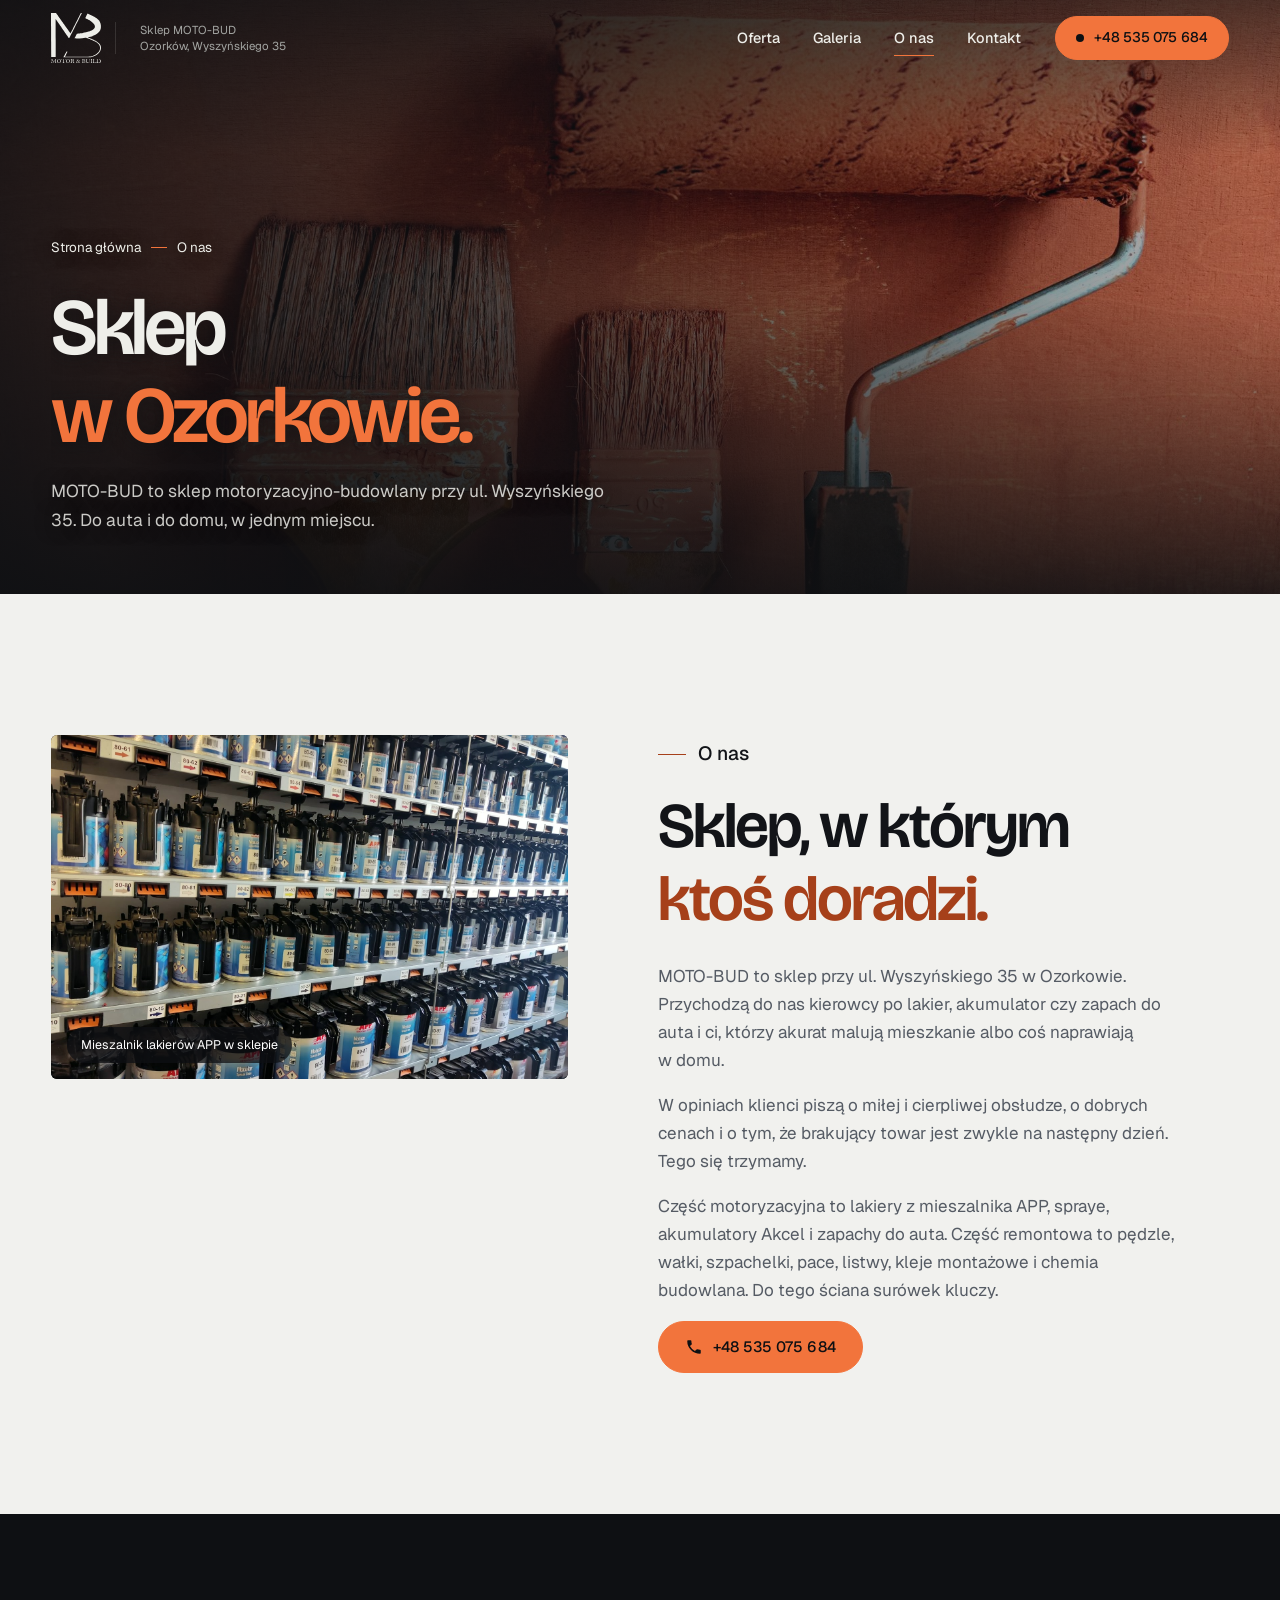
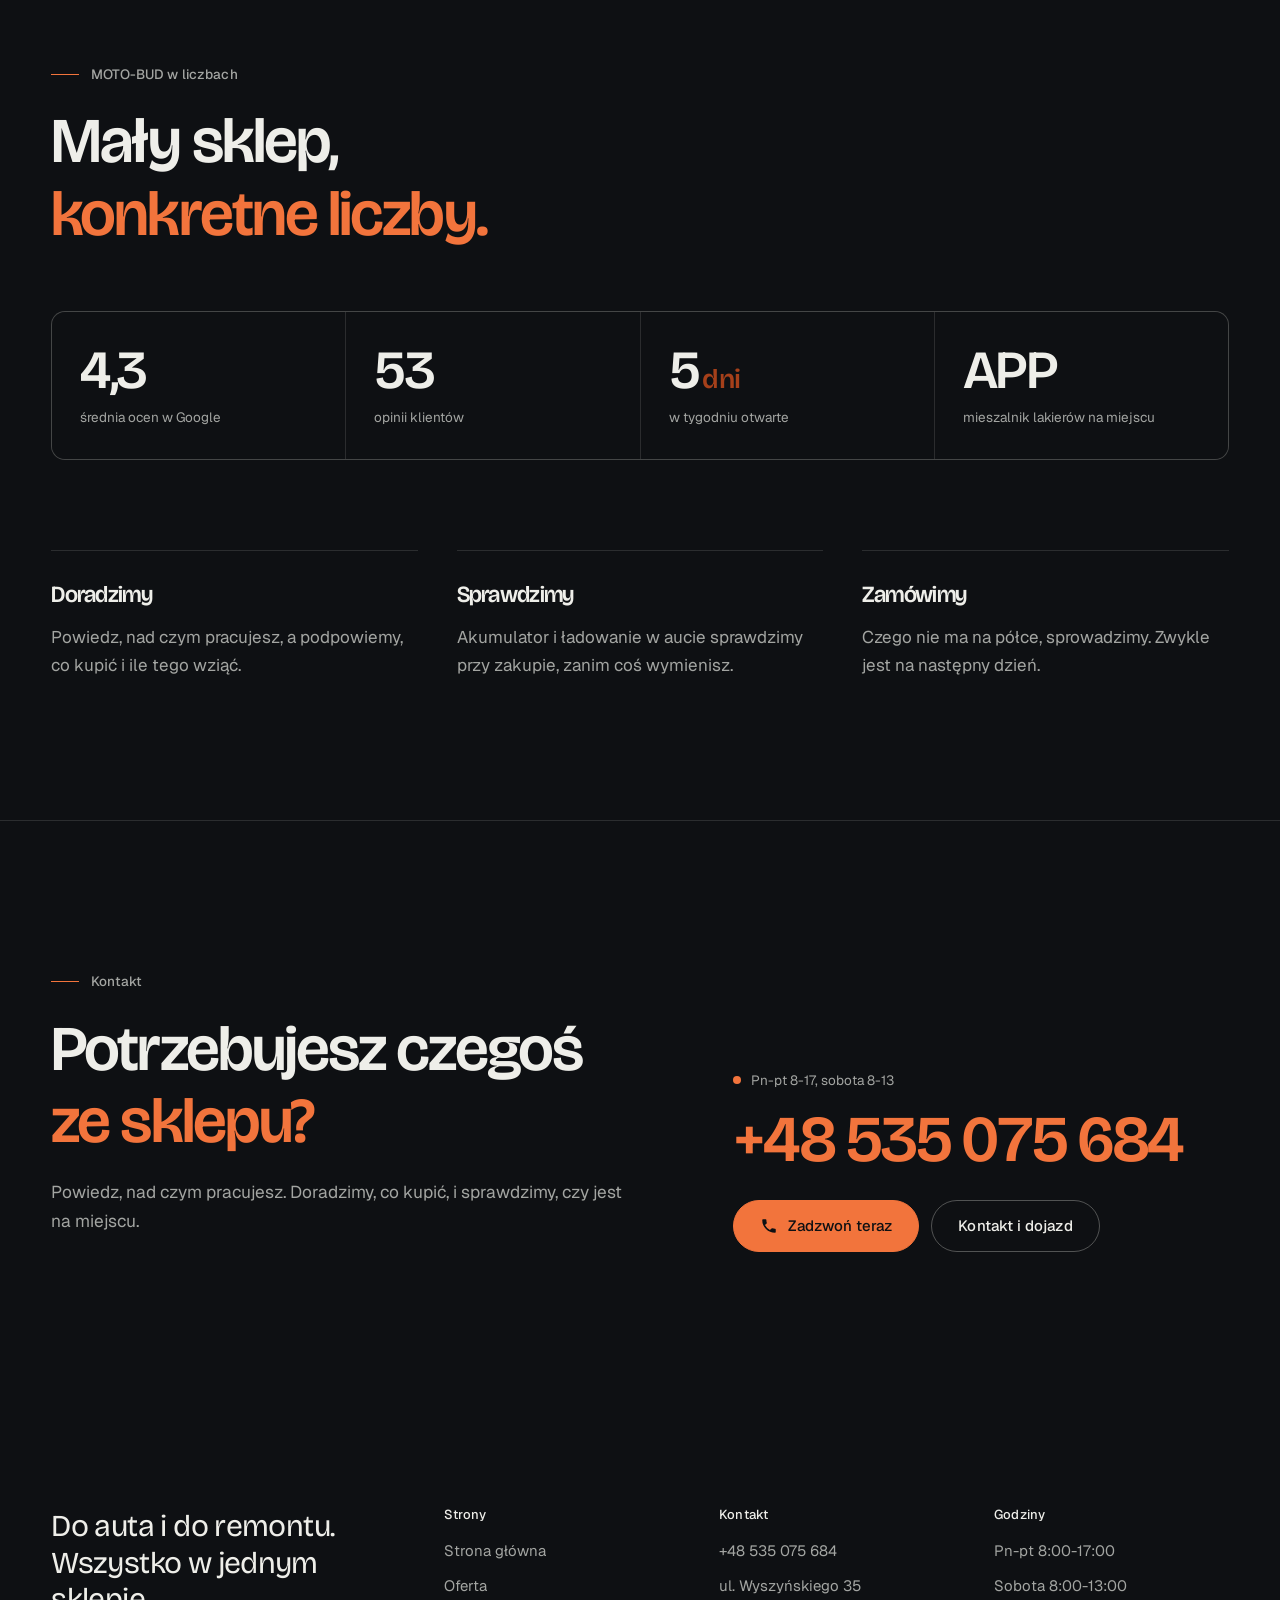
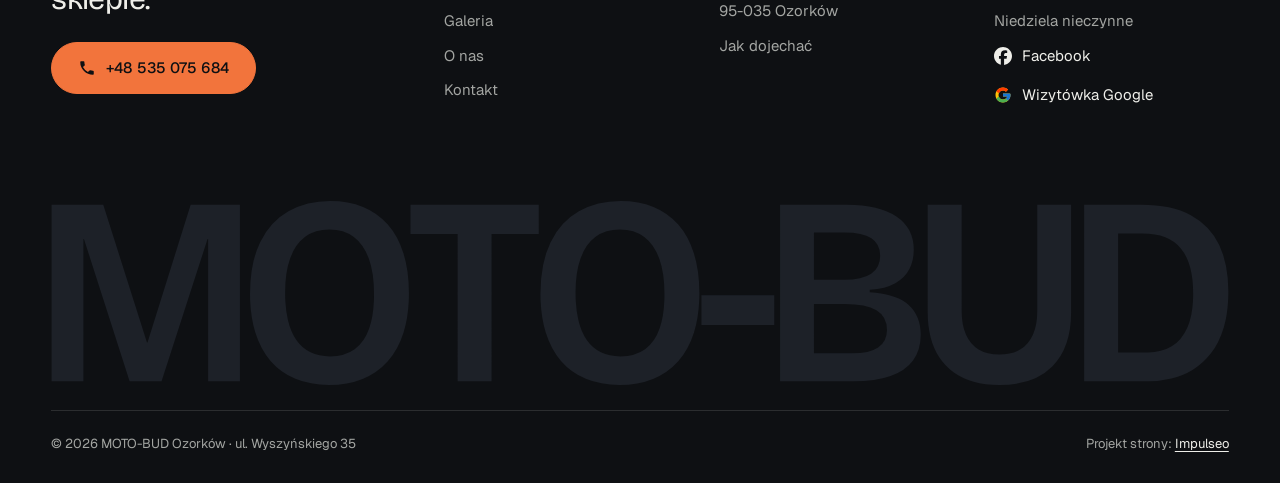
<file: o-nas.html>
<!DOCTYPE html>
<html lang="pl">
<head>
<meta charset="UTF-8">
<meta name="viewport" content="width=device-width, initial-scale=1.0">
<title>O nas - MOTO-BUD Ozorków, sklep motoryzacyjno-budowlany</title>
<meta name="description" content="MOTO-BUD to sklep motoryzacyjno-budowlany przy ul. Wyszyńskiego 35 w Ozorkowie. Ocena 4,7 w Google z 58 opinii. Pn-pt 8-17, sob 8-13.">
<link rel="canonical" href="https://impulseo-pl.github.io/moto-bud-ozorkow/o-nas.html">
<meta name="robots" content="noindex, nofollow">
<meta name="theme-color" content="#0E1013">
<meta property="og:type" content="website">
<meta property="og:locale" content="pl_PL">
<meta property="og:site_name" content="MOTO-BUD Ozorków">
<meta property="og:title" content="O nas - MOTO-BUD Ozorków, sklep motoryzacyjno-budowlany">
<meta property="og:description" content="MOTO-BUD to sklep motoryzacyjno-budowlany przy ul. Wyszyńskiego 35 w Ozorkowie. Ocena 4,7 w Google z 58 opinii. Pn-pt 8-17, sob 8-13.">
<meta property="og:url" content="https://impulseo-pl.github.io/moto-bud-ozorkow/o-nas.html">
<meta property="og:image" content="https://impulseo-pl.github.io/moto-bud-ozorkow/img/og.jpg">
<meta property="og:image:width" content="1200">
<meta property="og:image:height" content="630">
<meta name="twitter:card" content="summary_large_image">
<script>(function(){var d=document.documentElement;d.classList.add('js');try{if(!window.matchMedia('(prefers-reduced-motion: reduce)').matches)d.classList.add('anim');}catch(e){}setTimeout(function(){if(!d.classList.contains('anim-ok'))d.classList.remove('anim');},3500);})();</script>
<link rel="preload" as="image" href="img/ph2.jpg" fetchpriority="high">
<link rel="preconnect" href="https://fonts.googleapis.com">
<link rel="preconnect" href="https://fonts.gstatic.com" crossorigin>
<link href="https://fonts.googleapis.com/css2?family=Bricolage+Grotesque:opsz,wght@12..96,400..700&family=Geist:wght@400..600&display=swap" rel="stylesheet">
<link rel="stylesheet" href="assets/styles.css?v=20261030b">
<script src="assets/lenis.min.js?v=1.1.20" defer></script>
<script src="assets/main.js?v=20261030b" defer></script>
</head>
<body>
<a class="skip" href="#tresc">Przejdź do treści</a>
<header class="site-head">
<div class="head-in">
  <a class="brand" href="index.html" aria-label="MOTO-BUD Ozorków - strona główna">
    <span class="znak nav-logo"><svg class="wm" viewBox="0 0 2160 2160" role="img" aria-label="MOTO-BUD - logo Motor &amp; Build"><g transform="translate(0,2160) scale(.1,-.1)"><path pathLength="1" style="--i:0" d="M0 20243 c0 -747 5 -1538 10 -1757 6 -220 14 -1685 20 -3255 15 -4587 21 -5955 26 -5969 2 -7 4 -558 5 -1225 0 -667 4 -1846 9 -2622 5 -775 9 -1725 10 -2109 0 -443 4 -706 11 -717 9 -18 44 -19 967 -19 528 0 963 4 971 9 12 7 12 1095 2 7242 -13 8266 -14 9150 -8 9156 6 6 36 -33 137 -182 49 -71 103 -150 120 -175 17 -25 91 -133 165 -240 74 -107 148 -215 165 -240 103 -149 310 -450 371 -540 21 -30 78 -113 128 -185 49 -71 124 -179 165 -240 42 -60 116 -168 165 -240 49 -71 124 -179 165 -240 42 -60 116 -168 165 -240 49 -71 124 -179 165 -240 42 -60 116 -168 165 -240 49 -71 124 -179 165 -240 78 -114 138 -200 221 -320 26 -38 81 -117 120 -175 39 -58 94 -136 120 -175 96 -138 140 -202 210 -305 40 -58 94 -136 120 -175 83 -120 143 -206 221 -320 41 -60 116 -168 165 -240 49 -71 123 -179 165 -240 41 -60 116 -168 165 -240 49 -71 107 -155 127 -185 21 -30 63 -91 93 -135 102 -147 193 -279 231 -335 20 -30 78 -113 127 -185 49 -71 124 -179 165 -240 42 -60 116 -168 165 -240 49 -71 124 -179 165 -240 42 -60 116 -168 165 -240 49 -71 124 -179 165 -240 42 -60 116 -168 165 -240 50 -71 121 -175 158 -230 37 -55 85 -124 107 -152 l38 -53 133 0 c154 0 142 -7 207 125 25 50 201 401 393 780 517 1026 764 1515 1835 3640 172 341 446 886 610 1210 164 325 429 851 590 1170 161 319 431 855 600 1190 169 336 448 889 620 1230 172 341 404 801 516 1023 l203 402 -227 0 -228 0 -113 -222 c-62 -123 -192 -378 -288 -568 -97 -190 -236 -464 -311 -610 -74 -146 -208 -409 -297 -585 -89 -176 -224 -441 -300 -590 -76 -148 -202 -396 -280 -550 -78 -154 -204 -401 -280 -550 -161 -316 -376 -738 -590 -1160 -84 -165 -217 -426 -295 -580 -135 -265 -214 -420 -582 -1145 -213 -419 -415 -815 -576 -1130 -181 -355 -465 -914 -519 -1022 -25 -49 -48 -88 -53 -88 -5 0 -22 19 -37 43 -16 23 -52 74 -80 112 -65 91 -224 314 -358 505 -115 162 -188 266 -267 377 -125 176 -387 545 -498 703 -37 52 -125 176 -195 275 -70 99 -160 225 -198 280 -39 55 -96 136 -128 180 -31 44 -115 163 -187 265 -72 102 -155 219 -185 260 -29 41 -88 125 -131 185 -186 264 -329 465 -379 535 -29 41 -85 120 -124 175 -38 55 -127 181 -198 280 -154 216 -218 308 -311 440 -39 55 -129 181 -199 280 -70 99 -160 225 -198 280 -39 55 -96 136 -128 180 -260 367 -324 459 -368 520 -28 39 -87 122 -131 185 -44 63 -103 147 -131 185 -28 39 -83 117 -124 175 -41 58 -98 139 -128 180 -29 41 -85 120 -124 175 -99 141 -322 456 -386 545 -29 41 -85 120 -124 175 -38 55 -128 181 -198 280 -70 99 -160 225 -198 280 -39 55 -92 129 -117 165 -25 36 -79 112 -120 170 -40 58 -101 143 -135 190 -92 128 -116 162 -134 192 l-16 28 -1087 0 -1088 0 0 -1357z"/><path pathLength="1" style="--i:1" d="M15746 21325 c-7 -8 -24 -36 -37 -62 -12 -26 -61 -129 -109 -228 -48 -99 -118 -243 -155 -320 -65 -135 -152 -314 -295 -610 -37 -77 -104 -214 -148 -305 -43 -91 -105 -217 -136 -281 -31 -64 -56 -119 -56 -123 0 -4 44 -27 98 -52 130 -61 595 -292 707 -352 206 -110 292 -157 338 -184 26 -15 50 -28 52 -28 2 0 36 -19 77 -43 40 -24 80 -47 88 -51 19 -9 21 -10 236 -139 254 -154 253 -153 524 -334 291 -195 408 -277 567 -400 478 -370 874 -761 1105 -1091 177 -253 277 -468 344 -737 26 -102 26 -401 0 -505 -43 -180 -107 -322 -214 -478 -137 -200 -383 -427 -662 -613 -300 -200 -742 -418 -1162 -575 -77 -28 -119 -44 -155 -59 -87 -33 -407 -139 -588 -194 -127 -39 -293 -87 -325 -95 -26 -7 -70 -19 -205 -56 -44 -13 -96 -26 -115 -30 -31 -7 -108 -26 -300 -75 -68 -17 -161 -39 -260 -60 -41 -9 -102 -23 -135 -30 -95 -22 -287 -63 -425 -90 -47 -9 -114 -23 -150 -30 -71 -15 -175 -34 -315 -60 -49 -9 -124 -22 -165 -30 -156 -28 -533 -91 -720 -120 -58 -9 -145 -22 -195 -30 -49 -8 -142 -21 -205 -30 -63 -9 -158 -22 -210 -30 -234 -33 -436 -60 -675 -90 -71 -9 -182 -22 -245 -30 -63 -8 -161 -20 -218 -26 -67 -7 -109 -17 -122 -28 -10 -9 -62 -101 -116 -206 -53 -104 -127 -248 -164 -320 -37 -71 -107 -206 -155 -300 -48 -93 -118 -228 -155 -300 -149 -288 -232 -449 -320 -620 -50 -99 -96 -184 -101 -189 -5 -6 -9 -18 -9 -27 0 -28 137 -33 875 -34 918 0 1636 29 2455 101 439 38 1000 103 1296 150 127 20 153 18 252 -15 48 -16 195 -63 327 -106 132 -42 292 -95 355 -116 286 -97 442 -151 535 -184 55 -20 132 -47 170 -60 39 -13 95 -34 125 -45 30 -12 66 -25 80 -30 41 -13 209 -75 310 -115 93 -36 125 -48 205 -78 22 -8 75 -29 118 -46 42 -17 110 -44 150 -60 231 -93 708 -299 897 -388 145 -69 516 -254 605 -303 50 -27 108 -59 130 -70 403 -220 810 -493 1103 -742 353 -300 634 -643 794 -968 42 -86 76 -164 88 -200 5 -14 18 -50 30 -80 11 -30 25 -71 29 -90 5 -19 19 -73 31 -120 46 -180 62 -328 62 -595 0 -252 -6 -327 -48 -520 -40 -190 -148 -484 -226 -618 -15 -26 -28 -50 -28 -52 0 -19 -159 -266 -244 -380 -159 -212 -435 -503 -660 -694 -286 -244 -712 -536 -1041 -716 -38 -20 -92 -50 -120 -65 -174 -96 -666 -325 -775 -360 -14 -5 -50 -18 -80 -30 -279 -107 -611 -207 -825 -246 -153 -28 -423 -44 -1060 -61 -555 -15 -1044 -17 -3695 -18 -3012 0 -6325 19 -6344 36 -5 5 -5 13 1 21 6 7 41 72 78 143 63 121 95 183 245 470 32 61 88 169 125 240 37 72 92 177 123 235 30 58 81 156 113 218 88 168 169 322 244 467 120 228 114 210 94 307 -29 135 -114 166 -279 101 -87 -34 -111 -53 -138 -105 -27 -53 -87 -162 -112 -203 -9 -16 -31 -55 -47 -85 -17 -30 -44 -81 -62 -112 -17 -32 -45 -84 -62 -115 -18 -32 -35 -62 -39 -68 -4 -5 -24 -41 -45 -80 -73 -135 -109 -200 -126 -230 -10 -16 -27 -48 -39 -70 -12 -22 -35 -62 -50 -90 -15 -27 -44 -81 -65 -120 -21 -38 -41 -74 -45 -80 -4 -5 -22 -37 -40 -70 -18 -33 -45 -82 -60 -110 -15 -27 -44 -81 -65 -120 -21 -38 -46 -83 -56 -100 -10 -16 -27 -48 -39 -70 -12 -22 -35 -62 -50 -90 -15 -27 -44 -81 -65 -120 -21 -38 -41 -74 -45 -80 -7 -10 -20 -33 -105 -190 -21 -38 -47 -83 -57 -100 -33 -56 -40 -78 -26 -87 7 -4 2605 -8 5774 -8 6225 0 5834 -3 6074 51 52 11 111 24 130 29 157 35 589 171 810 254 19 8 53 21 75 29 324 122 812 343 1065 483 36 20 94 52 130 71 104 57 306 179 428 260 666 438 1123 915 1374 1433 87 179 113 238 153 340 20 52 40 106 46 118 5 13 18 52 29 85 11 34 25 76 30 94 30 89 76 281 94 388 8 50 20 119 27 155 17 89 17 584 0 665 -7 33 -19 101 -27 150 -23 131 -85 336 -144 475 -259 603 -756 1147 -1532 1673 -144 98 -476 302 -608 374 -30 17 -81 44 -112 62 -32 17 -83 45 -113 61 -69 38 -487 247 -580 290 -38 18 -99 46 -135 62 -36 17 -92 43 -125 58 -33 15 -120 53 -194 85 -74 31 -142 60 -150 65 -46 22 -314 133 -456 190 -38 15 -104 41 -145 58 -41 17 -104 42 -140 55 -60 23 -201 78 -292 113 -21 8 -56 21 -78 29 -22 8 -58 22 -80 30 -22 8 -57 21 -77 29 -21 8 -56 21 -78 29 -22 9 -80 30 -130 47 -49 17 -101 36 -115 42 -14 6 -36 14 -50 19 -14 4 -70 24 -125 44 -55 20 -134 47 -175 61 -81 27 -115 49 -89 58 8 3 41 10 74 15 33 6 103 19 155 31 52 11 113 25 135 30 197 42 536 126 745 184 30 9 66 18 80 22 152 39 718 220 860 274 30 12 66 25 80 30 14 4 36 12 50 18 29 11 76 30 175 67 263 101 748 325 980 454 50 28 97 53 105 57 80 38 420 255 600 383 314 222 711 593 924 861 111 140 251 340 296 425 6 11 26 47 45 80 59 101 173 338 195 405 5 14 18 50 30 80 90 236 154 502 192 800 17 140 18 724 0 880 -25 220 -70 474 -117 663 -49 190 -50 196 -120 417 -91 289 -145 426 -249 640 -62 128 -121 237 -142 261 -8 8 -14 18 -14 22 0 3 -21 36 -47 74 -360 527 -872 966 -1706 1461 -103 62 -190 112 -193 112 -2 0 -21 10 -42 23 -20 13 -67 40 -104 60 -38 20 -96 52 -130 71 -149 82 -334 176 -633 325 -382 190 -548 270 -920 441 -33 15 -90 42 -127 59 -38 17 -98 45 -135 62 -38 17 -86 39 -108 49 -123 57 -307 140 -310 140 -2 0 -47 20 -99 45 -53 25 -98 45 -101 45 -2 0 -42 17 -87 39 -46 21 -128 57 -182 81 -54 23 -108 47 -120 52 -88 45 -103 49 -120 33z"/><path pathLength="1" style="--i:2" d="M63 1663 c-8 -22 10 -34 58 -40 88 -11 156 -59 192 -133 22 -45 22 -46 19 -585 -2 -451 -6 -555 -20 -629 -26 -144 -86 -203 -216 -215 -57 -6 -61 -8 -58 -30 1 -14 4 -27 7 -29 2 -2 28 2 57 9 34 8 144 12 310 13 193 1 261 5 270 14 18 18 -6 32 -57 32 -84 0 -156 34 -187 88 -35 62 -41 151 -34 531 3 201 9 448 13 549 8 235 5 234 118 27 133 -245 187 -350 400 -770 100 -198 189 -379 198 -402 12 -30 23 -43 36 -43 18 0 30 19 76 125 7 17 20 46 28 65 9 19 28 62 42 95 32 71 150 309 225 450 29 55 73 138 98 185 24 47 59 112 77 145 97 180 131 244 147 277 20 41 36 55 48 42 5 -5 2 -121 -5 -259 -7 -137 -16 -369 -20 -515 -8 -346 -19 -469 -46 -514 -23 -39 -65 -62 -130 -72 -24 -4 -52 -11 -63 -16 -48 -25 11 -30 346 -30 409 1 368 -1 368 17 0 9 -14 16 -37 20 -52 9 -125 33 -143 48 -8 7 -24 25 -34 41 -17 27 -18 55 -13 535 5 495 17 747 39 805 29 73 82 103 211 121 38 5 48 10 45 23 -3 15 -29 17 -277 17 -233 0 -275 -2 -282 -15 -4 -8 -17 -35 -27 -60 -95 -215 -291 -619 -372 -765 -15 -27 -45 -81 -66 -120 -72 -132 -141 -240 -155 -243 -18 -3 -36 29 -199 353 -71 143 -146 289 -166 325 -101 182 -254 483 -254 499 0 32 -44 39 -303 44 -218 4 -260 2 -264 -10z"/><path pathLength="1" style="--i:3" d="M3335 1680 c-287 -48 -536 -238 -658 -500 -79 -171 -98 -277 -78 -441 26 -222 93 -363 240 -507 87 -86 197 -154 296 -183 39 -12 88 -28 110 -35 48 -16 315 -20 343 -4 9 5 46 16 82 25 231 56 470 267 582 512 118 261 83 575 -90 803 -117 155 -265 260 -438 311 -78 23 -303 34 -389 19z m213 -60 c208 -39 377 -234 452 -520 27 -105 28 -371 1 -480 -47 -189 -126 -339 -229 -431 -149 -134 -348 -158 -538 -67 -183 89 -277 251 -330 573 -52 308 32 612 221 800 113 112 261 156 423 125z"/><path pathLength="1" style="--i:4" d="M4552 1658 c-7 -8 -16 -49 -22 -91 -5 -41 -14 -104 -20 -139 -5 -35 -10 -87 -10 -115 0 -50 1 -53 25 -53 16 0 28 7 31 18 24 77 127 199 210 248 75 44 167 64 320 71 187 8 179 16 190 -183 5 -82 9 -376 9 -654 0 -502 0 -505 -22 -552 -42 -87 -128 -138 -233 -138 -27 0 -43 -5 -47 -15 -3 -9 -3 -19 0 -22 4 -3 200 -6 437 -6 319 0 434 3 443 12 18 18 -9 31 -63 31 -61 0 -142 23 -181 51 -80 57 -94 191 -94 899 0 283 4 528 8 544 l8 29 167 -6 c285 -10 356 -43 496 -229 31 -42 65 -79 74 -83 22 -8 45 24 37 53 -3 13 -10 84 -15 157 -6 73 -15 146 -20 161 l-11 27 -167 -9 c-215 -12 -1032 -12 -1317 0 -191 8 -222 7 -233 -6z"/><path pathLength="1" style="--i:5" d="M7190 1680 c-174 -28 -340 -117 -475 -254 -120 -122 -199 -262 -246 -436 -28 -102 -13 -309 33 -445 81 -244 300 -453 538 -510 36 -9 74 -21 85 -26 12 -6 82 -8 170 -6 167 4 242 20 373 82 211 99 399 311 475 535 62 181 55 387 -20 562 -34 81 -56 116 -131 209 -98 124 -222 210 -376 260 -79 26 -109 30 -231 34 -77 2 -165 0 -195 -5z m288 -76 c131 -49 229 -147 315 -314 121 -233 128 -569 19 -835 -35 -85 -112 -202 -169 -256 -96 -92 -189 -129 -323 -129 -172 0 -325 80 -418 220 -115 172 -183 545 -138 756 44 204 114 343 229 455 69 67 140 104 237 123 50 9 202 -3 248 -20z"/><path pathLength="1" style="--i:6" d="M8815 1680 c-170 -4 -332 -8 -358 -9 -44 -1 -48 -3 -45 -23 3 -20 11 -24 62 -30 74 -10 115 -33 143 -85 20 -36 24 -62 33 -234 12 -248 12 -918 -1 -1029 -15 -137 -64 -189 -181 -198 -58 -4 -91 -23 -67 -38 14 -8 737 -9 746 -1 15 16 -9 37 -42 37 -71 0 -124 20 -159 62 -29 34 -35 50 -45 126 -6 49 -11 192 -11 319 0 197 2 234 16 247 23 23 261 23 330 -1 153 -51 205 -138 258 -428 43 -233 61 -289 110 -334 24 -23 36 -25 197 -33 95 -5 202 -8 238 -6 58 3 66 5 66 23 0 17 -9 21 -56 26 -148 16 -229 108 -278 314 -33 136 -51 195 -74 245 -31 66 -114 143 -202 186 -41 20 -75 41 -75 45 0 5 28 17 63 28 173 56 228 89 293 176 55 73 69 120 68 220 -1 110 -21 159 -99 243 -134 145 -275 168 -930 152z m464 -51 c104 -18 168 -56 224 -131 56 -74 67 -110 67 -208 0 -76 -4 -98 -27 -146 -35 -74 -107 -145 -185 -182 -78 -36 -256 -65 -378 -60 l-85 3 -3 170 c-4 203 7 507 18 526 19 29 255 47 369 28z"/><path pathLength="1" style="--i:7" d="M11380 1631 c-110 -35 -195 -112 -226 -203 -22 -68 -16 -168 16 -233 29 -60 120 -185 161 -219 16 -14 29 -31 29 -38 0 -7 -42 -40 -92 -73 -101 -66 -265 -219 -292 -275 -61 -121 -72 -235 -34 -337 37 -96 160 -207 256 -228 17 -3 34 -11 37 -16 8 -12 252 -12 260 1 3 5 25 15 48 21 90 24 208 92 324 186 l57 46 18 -24 c9 -13 41 -58 70 -99 29 -41 69 -84 88 -97 19 -12 40 -27 47 -33 7 -5 49 -10 94 -10 62 0 94 5 128 21 177 80 258 145 206 166 -9 3 -23 -1 -33 -10 -40 -35 -102 -57 -160 -57 -50 0 -65 5 -104 33 -25 17 -57 46 -71 62 -33 40 -127 197 -127 212 0 7 15 34 33 60 43 65 47 72 114 201 69 135 69 135 110 193 56 81 134 129 208 129 38 0 62 22 43 38 -18 15 -584 16 -593 1 -12 -18 9 -30 73 -39 73 -10 84 -16 117 -60 43 -58 31 -137 -41 -285 -19 -38 -40 -79 -47 -90 -34 -57 -49 -75 -58 -69 -5 3 -30 38 -56 77 -86 133 -187 247 -361 403 l-43 39 78 81 c43 44 92 105 108 135 27 48 30 63 30 140 0 77 -3 90 -28 128 -76 115 -244 168 -387 122z m178 -67 c54 -27 99 -76 121 -131 20 -50 10 -140 -22 -204 -33 -65 -109 -149 -135 -149 -23 0 -154 129 -186 185 -41 69 -52 124 -36 180 17 59 52 102 105 126 55 25 92 24 153 -7z m-75 -733 c29 -27 69 -64 91 -82 70 -61 177 -192 247 -303 38 -60 69 -115 69 -121 0 -6 -28 -34 -62 -62 -214 -172 -423 -190 -575 -51 -83 78 -118 157 -118 273 0 118 35 194 132 286 59 57 131 109 150 109 8 0 38 -22 66 -49z"/><path pathLength="1" style="--i:8" d="M13965 1679 c-104 -4 -255 -6 -334 -4 -154 5 -179 -1 -160 -36 6 -12 21 -19 40 -19 44 0 98 -29 119 -62 10 -16 25 -75 35 -131 15 -91 17 -156 12 -592 -5 -485 -14 -624 -46 -682 -21 -39 -59 -63 -126 -78 -101 -23 -100 -22 -84 -41 12 -15 39 -16 254 -9 156 4 307 3 430 -5 165 -10 204 -10 295 4 58 9 125 23 148 31 150 53 289 213 311 357 31 219 -105 381 -397 474 -29 9 -51 21 -49 27 1 5 21 15 43 22 109 33 231 118 278 195 64 102 64 259 0 360 -48 77 -128 130 -255 170 -81 24 -257 31 -514 19z m377 -82 c65 -30 132 -86 155 -131 85 -163 36 -378 -104 -462 -93 -55 -251 -94 -384 -94 -95 0 -89 -24 -89 345 0 360 -2 349 68 360 20 4 44 8 52 10 8 2 67 2 130 1 99 -3 123 -7 172 -29z m-81 -751 c231 -37 339 -159 339 -378 0 -123 -29 -202 -107 -288 -82 -91 -167 -116 -366 -107 -153 7 -192 18 -214 60 -14 29 -15 66 -10 354 4 194 10 330 17 342 6 12 23 21 43 24 75 9 218 6 298 -7z"/><path pathLength="1" style="--i:9" d="M15027 1653 c-19 -18 -3 -31 49 -37 125 -14 161 -62 190 -246 4 -25 8 -245 9 -490 2 -464 5 -511 49 -611 39 -92 161 -185 291 -222 28 -8 70 -20 95 -28 55 -15 407 -24 423 -10 7 5 30 12 52 16 190 32 361 154 412 292 44 119 72 397 73 713 1 219 14 400 33 454 8 22 28 54 46 71 27 28 50 39 141 65 14 3 25 13 25 21 0 12 -49 14 -300 16 -169 2 -306 -1 -314 -6 -25 -16 6 -41 53 -42 55 -1 100 -18 136 -53 78 -73 95 -170 94 -531 -2 -404 -23 -603 -76 -707 -55 -107 -163 -177 -310 -203 -255 -45 -482 16 -588 159 -52 71 -67 121 -81 271 -16 178 -16 684 0 805 26 192 62 236 219 266 24 4 32 11 30 22 -3 15 -38 17 -374 20 -204 1 -373 -1 -377 -5z"/><path pathLength="1" style="--i:10" d="M17136 1663 c-7 -18 21 -43 49 -43 34 0 87 -27 107 -55 45 -61 49 -111 55 -675 3 -304 1 -582 -5 -643 -11 -132 -26 -153 -119 -172 -47 -9 -58 -15 -58 -31 0 -18 11 -19 320 -19 176 0 326 2 333 4 22 6 12 31 -15 37 -118 26 -142 39 -172 88 -32 52 -46 292 -46 771 0 473 8 574 52 626 33 38 93 69 136 69 42 0 66 23 48 44 -17 20 -678 19 -685 -1z"/><path pathLength="1" style="--i:11" d="M18064 1665 c-9 -23 20 -45 60 -45 67 -1 150 -58 186 -130 30 -60 40 -210 40 -597 0 -409 -12 -645 -36 -701 -33 -81 -117 -132 -215 -132 -48 0 -59 -17 -28 -43 26 -21 35 -21 249 3 113 12 679 12 957 0 123 -5 229 -7 237 -4 25 10 39 64 76 304 5 30 13 79 19 109 18 88 15 111 -13 111 -20 0 -30 -10 -50 -52 -33 -71 -145 -208 -218 -269 -115 -96 -200 -125 -390 -135 -184 -9 -239 -1 -285 39 -63 56 -66 72 -71 372 -2 149 1 431 6 627 l9 357 26 40 c33 50 110 89 195 97 67 7 76 12 62 34 -7 11 -69 14 -327 15 -175 2 -355 6 -400 10 -74 7 -83 6 -89 -10z"/><path pathLength="1" style="--i:12" d="M19780 1668 c0 -22 19 -35 65 -43 99 -18 127 -53 151 -182 15 -85 16 -136 11 -393 -14 -631 -33 -847 -78 -911 -26 -37 -92 -65 -171 -73 -71 -8 -90 -19 -67 -41 11 -10 63 -11 254 -4 180 7 263 6 330 -3 142 -20 562 -16 650 6 127 31 183 53 265 104 179 113 313 293 361 490 24 97 26 306 4 402 -53 228 -204 419 -420 528 -185 94 -392 125 -785 120 -124 -2 -303 1 -397 6 -152 8 -173 7 -173 -6z m883 -69 c143 -22 259 -72 350 -149 98 -85 189 -232 239 -386 20 -61 22 -89 22 -239 -1 -173 -6 -204 -56 -335 -54 -144 -198 -309 -321 -369 -107 -51 -174 -63 -337 -59 -121 3 -153 7 -190 24 -55 25 -110 81 -129 132 -20 52 -25 336 -12 624 26 558 34 704 42 726 5 12 19 27 31 32 32 13 275 12 361 -1z"/></g></svg></span>
    <span class="brand-sub">Sklep MOTO-BUD<br>Ozorków, Wyszyńskiego 35</span>
  </a>
  <nav class="nav-links" aria-label="Menu główne">
    <a class="nl" href="oferta.html">Oferta</a><a class="nl" href="realizacje.html">Galeria</a><a class="nl" href="o-nas.html" aria-current="page">O&nbsp;nas</a><a class="nl" href="kontakt.html">Kontakt</a>
    <a class="btn btn-copper nav-cta" href="tel:+48535075684"><span class="live" aria-hidden="true"></span>+48 535 075 684</a>
  </nav>
  <button class="burger" type="button" aria-label="Otwórz menu" aria-expanded="false" aria-controls="mnav"><span></span><span></span></button>
</div>
</header>
<div class="mnav" id="mnav">
  <div class="mnav-in">
    <a class="ml" href="index.html">Strona główna</a><a class="ml" href="oferta.html">Oferta</a><a class="ml" href="realizacje.html">Galeria</a><a class="ml" href="o-nas.html" aria-current="page">O&nbsp;nas</a><a class="ml" href="kontakt.html">Kontakt</a>
    <div class="mnav-foot">
      <span>Sklep czynny pn-pt 8-17, w&nbsp;sobotę 8-13</span>
      <a class="btn btn-copper" href="tel:+48535075684"><svg class="ico" width="16" height="16" viewBox="0 0 24 24" fill="none" aria-hidden="true"><path d="M6.6 10.8a15.5 15.5 0 0 0 6.6 6.6l2.2-2.2a1 1 0 0 1 1-.24 11.4 11.4 0 0 0 3.6.58 1 1 0 0 1 1 1V20a1 1 0 0 1-1 1A17 17 0 0 1 3 4a1 1 0 0 1 1-1h3.5a1 1 0 0 1 1 1c0 1.25.2 2.46.58 3.6a1 1 0 0 1-.25 1l-2.23 2.2Z" fill="currentColor"/></svg>+48 535 075 684</a>
    </div>
  </div>
</div>
<main id="tresc">
<section class="pagehead">
  <div class="pagehead-media"><img src="img/ph2.jpg" alt="Pędzle i wałek z pomarańczową farbą" width="1880" height="1253" decoding="async" fetchpriority="high"></div>
  <div class="ph-in">
    <p class="crumb up" style="--d:0"><a href="index.html">Strona główna</a><span class="sl" aria-hidden="true"></span>O&nbsp;nas</p>
    <h1><span class="ln"><span class="ln-i" style="--k:0">Sklep</span></span><span class="ln"><span class="ln-i" style="--k:1"><em>w&nbsp;Ozorkowie.</em></span></span></h1>
    <p class="ph-lead up" style="--d:300">MOTO-BUD to sklep motoryzacyjno-budowlany przy ul.&nbsp;Wyszyńskiego 35. Do auta i&nbsp;do domu, w&nbsp;jednym miejscu.</p>
  </div>
</section>

<section class="sec">
  <div class="wrap story">
    <figure class="fig rv-img rv">
      <img src="img/hero.jpg" alt="Mieszalnik lakierów APP w sklepie MOTO-BUD" width="1554" height="1154" decoding="async">
      <figcaption class="fig-tag">Mieszalnik lakierów APP w&nbsp;sklepie</figcaption>
    </figure>
    <div class="story-txt">
      <p class="eyebrow rv">O&nbsp;nas</p>
      <h2 class="h2 rv rv-h"><span class="ln"><span class="ln-i" style="--k:0">Sklep, w&nbsp;którym</span></span><span class="ln"><span class="ln-i" style="--k:1"><em>ktoś doradzi.</em></span></span></h2>
      <p class="rv" style="--d:100;margin-top:30px">MOTO-BUD to sklep przy ul.&nbsp;Wyszyńskiego 35 w&nbsp;Ozorkowie. Przychodzą do nas kierowcy po lakier, akumulator czy zapach do auta i&nbsp;ci, którzy akurat malują mieszkanie albo coś naprawiają w&nbsp;domu.</p>
      <p class="rv" style="--d:140">W&nbsp;opiniach klienci piszą o&nbsp;miłej i&nbsp;cierpliwej obsłudze, o&nbsp;dobrych cenach i&nbsp;o&nbsp;tym, że brakujący towar jest zwykle na następny dzień. Tego się trzymamy.</p>
      <p class="rv" style="--d:180">Część motoryzacyjna to lakiery z&nbsp;mieszalnika APP, spraye, akumulatory Akcel i&nbsp;zapachy do auta. Część remontowa to pędzle, wałki, szpachelki, pace, listwy, kleje montażowe i&nbsp;chemia budowlana. Do tego ściana surówek kluczy.</p>
      <a class="btn btn-copper rv" style="--d:220" href="tel:+48535075684"><svg class="ico" width="16" height="16" viewBox="0 0 24 24" fill="none" aria-hidden="true"><path d="M6.6 10.8a15.5 15.5 0 0 0 6.6 6.6l2.2-2.2a1 1 0 0 1 1-.24 11.4 11.4 0 0 0 3.6.58 1 1 0 0 1 1 1V20a1 1 0 0 1-1 1A17 17 0 0 1 3 4a1 1 0 0 1 1-1h3.5a1 1 0 0 1 1 1c0 1.25.2 2.46.58 3.6a1 1 0 0 1-.25 1l-2.23 2.2Z" fill="currentColor"/></svg>+48 535 075 684</a>
    </div>
  </div>
</section>
<section class="sec dark">
  <div class="wrap">
    <div class="sec-head">
      <div>
        <p class="eyebrow rv">MOTO-BUD w&nbsp;liczbach</p>
        <h2 class="h2 rv rv-h"><span class="ln"><span class="ln-i" style="--k:0">Mały sklep,</span></span><span class="ln"><span class="ln-i" style="--k:1"><em>konkretne liczby.</em></span></span></h2>
      </div>
    </div>
    <div class="numbers rv">
      <div class="stat"><b><span class="num" data-to="4,7">4,7</span></b><span>średnia ocen w&nbsp;Google</span></div>
      <div class="stat"><b><span class="num" data-to="58">58</span></b><span>opinii klientów</span></div>
      <div class="stat"><b><span class="num" data-to="6">6</span><small>dni</small></b><span>w&nbsp;tygodniu otwarte</span></div>
      <div class="stat"><b>APP</b><span>mieszalnik lakierów na miejscu</span></div>
    </div>
    <div class="vals">
      <div class="val rv"><h3>Doradzimy</h3><p>Powiedz, nad czym pracujesz, a&nbsp;podpowiemy, co kupić i&nbsp;ile tego wziąć.</p></div>
      <div class="val rv" style="--d:100"><h3>Sprawdzimy</h3><p>Akumulator i&nbsp;ładowanie w&nbsp;aucie sprawdzimy przy zakupie, zanim coś wymienisz.</p></div>
      <div class="val rv" style="--d:200"><h3>Zamówimy</h3><p>Czego nie ma na półce, sprowadzimy. Zwykle jest na następny dzień.</p></div>
    </div>
  </div>
</section>
<section class="cta-band dark">
  <div class="wrap cta-grid">
    <div>
      <p class="eyebrow rv">Kontakt</p>
      <h2 class="h2 rv rv-h"><span class="ln"><span class="ln-i" style="--k:0">Potrzebujesz czegoś</span></span><span class="ln"><span class="ln-i" style="--k:1"><em>ze sklepu?</em></span></span></h2>
      <p class="lead rv" style="--d:120">Powiedz, nad czym pracujesz. Doradzimy, co kupić, i&nbsp;sprawdzimy, czy jest na miejscu.</p>
    </div>
    <div class="cta-side rv" style="--d:180">
      <span class="lbl"><span class="live" aria-hidden="true"></span>Pn-pt 8-17, sobota 8-13</span>
      <a class="cta-phone" href="tel:+48535075684">+48 535 075 684</a>
      <div class="cta-row">
        <a class="btn btn-copper" href="tel:+48535075684"><svg class="ico" width="16" height="16" viewBox="0 0 24 24" fill="none" aria-hidden="true"><path d="M6.6 10.8a15.5 15.5 0 0 0 6.6 6.6l2.2-2.2a1 1 0 0 1 1-.24 11.4 11.4 0 0 0 3.6.58 1 1 0 0 1 1 1V20a1 1 0 0 1-1 1A17 17 0 0 1 3 4a1 1 0 0 1 1-1h3.5a1 1 0 0 1 1 1c0 1.25.2 2.46.58 3.6a1 1 0 0 1-.25 1l-2.23 2.2Z" fill="currentColor"/></svg>Zadzwoń teraz</a>
        <a class="btn btn-ghost" href="kontakt.html">Kontakt i&nbsp;dojazd</a>
      </div>
    </div>
  </div>
</section>
</main>
<footer class="site-foot">
  <div class="wrap">
    <div class="foot-top">
      <div>
        <p class="foot-claim">Do auta i&nbsp;do remontu. Wszystko w&nbsp;jednym sklepie.</p>
        <a class="btn btn-copper" href="tel:+48535075684"><svg class="ico" width="16" height="16" viewBox="0 0 24 24" fill="none" aria-hidden="true"><path d="M6.6 10.8a15.5 15.5 0 0 0 6.6 6.6l2.2-2.2a1 1 0 0 1 1-.24 11.4 11.4 0 0 0 3.6.58 1 1 0 0 1 1 1V20a1 1 0 0 1-1 1A17 17 0 0 1 3 4a1 1 0 0 1 1-1h3.5a1 1 0 0 1 1 1c0 1.25.2 2.46.58 3.6a1 1 0 0 1-.25 1l-2.23 2.2Z" fill="currentColor"/></svg>+48 535 075 684</a>
      </div>
      <div>
        <h4>Strony</h4>
        <ul><li><a href="index.html">Strona główna</a></li><li><a href="oferta.html">Oferta</a></li><li><a href="realizacje.html">Galeria</a></li><li><a href="o-nas.html">O&nbsp;nas</a></li><li><a href="kontakt.html">Kontakt</a></li></ul>
      </div>
      <div>
        <h4>Kontakt</h4>
        <ul>
          <li><a href="tel:+48535075684">+48 535 075 684</a></li>
          <li>ul.&nbsp;Wyszyńskiego 35<br>95-035 Ozorków</li>
          <li><a href="https://maps.google.com/?cid=6920480624333375373" target="_blank" rel="noopener">Jak dojechać</a></li>
        </ul>
      </div>
      <div>
        <h4>Godziny</h4>
        <ul>
          <li>Pn-pt 8:00-17:00</li>
          <li>Sobota 8:00-13:00</li>
          <li>Niedziela nieczynne</li>
          <li><a class="soc" href="https://www.facebook.com/p/Moto-Bud-Ozork%C3%B3w-100063483253177/?locale=pl_PL" target="_blank" rel="noopener" aria-label="MOTO-BUD Ozorków na Facebooku"><svg viewBox="0 0 24 24" width="18" height="18" aria-hidden="true" focusable="false"><path d="M9.101 23.691v-7.98H6.627v-3.667h2.474v-1.58c0-4.085 1.848-5.978 5.858-5.978.401 0 .955.042 1.468.103a8.68 8.68 0 0 1 1.141.195v3.325a8.623 8.623 0 0 0-.653-.036 26.805 26.805 0 0 0-.733-.009c-.707 0-1.259.096-1.675.309a1.686 1.686 0 0 0-.679.622c-.258.42-.374.995-.374 1.752v1.297h3.919l-.386 2.103-.287 1.564h-3.246v8.245C19.396 23.238 24 18.179 24 12.044c0-6.627-5.373-12-12-12s-12 5.373-12 12c0 5.628 3.874 10.35 9.101 11.647Z" fill="currentColor"/></svg>Facebook</a></li>
          <li><a class="soc" href="https://maps.google.com/?cid=6920480624333375373" target="_blank" rel="noopener" aria-label="Wizytówka MOTO-BUD Ozorków w Google"><svg class="g-logo" viewBox="0 0 48 48" aria-hidden="true"><path fill="#FFC107" d="M43.6 20.5H42V20H24v8h11.3C33.7 32.7 29.2 36 24 36c-6.6 0-12-5.4-12-12s5.4-12 12-12c3.1 0 5.8 1.2 7.9 3.1l5.7-5.7C34 6.1 29.3 4 24 4 12.9 4 4 12.9 4 24s8.9 20 20 20 20-8.9 20-20c0-1.3-.1-2.4-.4-3.5z"/><path fill="#FF3D00" d="m6.3 14.7 6.6 4.8C14.7 15.1 19 12 24 12c3.1 0 5.8 1.2 7.9 3.1l5.7-5.7C34 6.1 29.3 4 24 4 16.3 4 9.7 8.3 6.3 14.7z"/><path fill="#4CAF50" d="M24 44c5.2 0 9.9-2 13.4-5.2l-6.2-5.2A11.9 11.9 0 0 1 24 36c-5.2 0-9.6-3.3-11.3-7.9l-6.5 5C9.5 39.6 16.2 44 24 44z"/><path fill="#1976D2" d="M43.6 20.5H42V20H24v8h11.3a12 12 0 0 1-4.1 5.6l6.2 5.2C37 39.2 44 34 44 24c0-1.3-.1-2.4-.4-3.5z"/></svg>Wizytówka Google</a></li>
        </ul>
      </div>
    </div>
    <div class="foot-mark" aria-hidden="true"><svg class="wm-foot" viewBox="44 -674 4403 691" aria-hidden="true" focusable="false"><path d="M46 0V-660H239.3L402.7 -145H404.7L566 -660H750.3V0H631.3V-532H629.3L457.3 0H337.7L167 -532.3H165V0ZM1083.3 14Q1012.7 14 957.7 -9Q902.7 -32 864.8 -75.8Q827 -119.7 807.5 -183Q788 -246.3 788 -326.7Q788 -443.3 826 -520.2Q864 -597 931.8 -635.3Q999.7 -673.7 1088 -673.7Q1156.3 -673.7 1210.7 -651.5Q1265 -629.3 1303.3 -585.7Q1341.7 -542 1362 -477.3Q1382.3 -412.7 1382.3 -328.7Q1382.3 -246.7 1362.2 -182.7Q1342 -118.7 1303.2 -75Q1264.3 -31.3 1208.8 -8.7Q1153.3 14 1083.3 14ZM1086.7 -93Q1142.7 -93 1179.3 -119.5Q1216 -146 1233.8 -197.8Q1251.7 -249.7 1251.7 -325.7Q1251.7 -404.3 1232.5 -457.8Q1213.3 -511.3 1176.3 -539.3Q1139.3 -567.3 1084.7 -567.3Q1031.3 -567.3 994.3 -540.2Q957.3 -513 938.3 -460.3Q919.3 -407.7 919.3 -331.3Q919.3 -272.7 930 -227.8Q940.7 -183 961.8 -153Q983 -123 1014.2 -108Q1045.3 -93 1086.7 -93ZM1564.3 0V-660H1691.3V0ZM1388 -550.3V-660H1867.7V-550.3ZM2169.3 14Q2098.7 14 2043.7 -9Q1988.7 -32 1950.8 -75.8Q1913 -119.7 1893.5 -183Q1874 -246.3 1874 -326.7Q1874 -443.3 1912 -520.2Q1950 -597 2017.8 -635.3Q2085.7 -673.7 2174 -673.7Q2242.3 -673.7 2296.7 -651.5Q2351 -629.3 2389.3 -585.7Q2427.7 -542 2448 -477.3Q2468.3 -412.7 2468.3 -328.7Q2468.3 -246.7 2448.2 -182.7Q2428 -118.7 2389.2 -75Q2350.3 -31.3 2294.8 -8.7Q2239.3 14 2169.3 14ZM2172.7 -93Q2228.7 -93 2265.3 -119.5Q2302 -146 2319.8 -197.8Q2337.7 -249.7 2337.7 -325.7Q2337.7 -404.3 2318.5 -457.8Q2299.3 -511.3 2262.3 -539.3Q2225.3 -567.3 2170.7 -567.3Q2117.3 -567.3 2080.3 -540.2Q2043.3 -513 2024.3 -460.3Q2005.3 -407.7 2005.3 -331.3Q2005.3 -272.7 2016 -227.8Q2026.7 -183 2047.8 -153Q2069 -123 2100.2 -108Q2131.3 -93 2172.7 -93ZM2476 -210V-322H2748.3V-210ZM2770 0V-660H3019Q3080 -660 3126.5 -648.8Q3173 -637.7 3205 -616.2Q3237 -594.7 3253.5 -563.3Q3270 -532 3270 -490.7Q3270 -452 3253.7 -419.5Q3237.3 -387 3201 -366.7Q3164.7 -346.3 3105.3 -341.7V-333Q3203.7 -327.3 3249.8 -286.2Q3296 -245 3296 -173.7Q3296 -116.3 3267.3 -78Q3238.7 -39.7 3183.2 -19.8Q3127.7 0 3044.7 0ZM2896.7 -104.3H3040Q3103.7 -104.3 3136.7 -126.5Q3169.7 -148.7 3169.7 -192Q3169.7 -241.3 3130.3 -265.2Q3091 -289 3012.3 -289H2896.7ZM2896.7 -379.3H3010.3Q3077 -379.3 3110.7 -402.2Q3144.3 -425 3144.3 -469.7Q3144.3 -513.7 3111.5 -535Q3078.7 -556.3 3011.3 -556.3H2896.7ZM3590 14.3Q3536.7 14.3 3493.7 2Q3450.7 -10.3 3418.7 -33.5Q3386.7 -56.7 3365.2 -89.5Q3343.7 -122.3 3332.8 -164.5Q3322 -206.7 3322 -256.7V-660H3449V-264Q3449 -211.7 3465 -174.8Q3481 -138 3512.2 -119Q3543.3 -100 3590 -100Q3638 -100 3669 -119.2Q3700 -138.3 3715.8 -174.8Q3731.7 -211.3 3731.7 -264V-660H3858.3V-256.7Q3858.3 -126.7 3788.8 -56.2Q3719.3 14.3 3590 14.3ZM3967.7 0V-107.7H4146.3Q4196.7 -107.7 4234.5 -130.7Q4272.3 -153.7 4293.5 -202.2Q4314.7 -250.7 4314.7 -328Q4314.7 -383.7 4303.5 -425.7Q4292.3 -467.7 4269.3 -495.8Q4246.3 -524 4210.5 -538.2Q4174.7 -552.3 4124.7 -552.3H3967.7V-660H4120Q4233.7 -660 4305.8 -621Q4378 -582 4412.2 -509.5Q4446.3 -437 4446.3 -336.3Q4446.3 -258.3 4429.2 -201.3Q4412 -144.3 4381.8 -105.3Q4351.7 -66.3 4313.7 -43.3Q4275.7 -20.3 4233.3 -10.2Q4191 0 4149.7 0ZM3907 0V-660H4034V0Z"/></svg></div>
    <div class="foot-bottom">
      <span>© 2026 MOTO-BUD Ozorków · ul.&nbsp;Wyszyńskiego 35</span>
      <span>Projekt strony: <a class="foot-credit" href="https://impulseo.pl" target="_blank" rel="noopener">Impulseo</a></span>
    </div>
  </div>
</footer>
<div class="sticky-call">
  <a class="btn btn-copper" href="tel:+48535075684"><svg class="ico" width="16" height="16" viewBox="0 0 24 24" fill="none" aria-hidden="true"><path d="M6.6 10.8a15.5 15.5 0 0 0 6.6 6.6l2.2-2.2a1 1 0 0 1 1-.24 11.4 11.4 0 0 0 3.6.58 1 1 0 0 1 1 1V20a1 1 0 0 1-1 1A17 17 0 0 1 3 4a1 1 0 0 1 1-1h3.5a1 1 0 0 1 1 1c0 1.25.2 2.46.58 3.6a1 1 0 0 1-.25 1l-2.23 2.2Z" fill="currentColor"/></svg>Zadzwoń</a>
  <a class="btn btn-ghost" href="kontakt.html">Kontakt i&nbsp;dojazd</a>
</div>
<div class="demo-wazne" data-do="2026-11-04" data-cykl="3" hidden><svg class="dw-ico" width="13" height="13" viewBox="0 0 24 24" fill="none" aria-hidden="true"><circle cx="12" cy="12" r="8.6" stroke="currentColor" stroke-width="1.8"/><path d="M12 7.2V12l3.3 2" stroke="currentColor" stroke-width="1.8" stroke-linecap="round"/></svg><span class="dw-txt"></span></div>
</body>
</html>
</file>
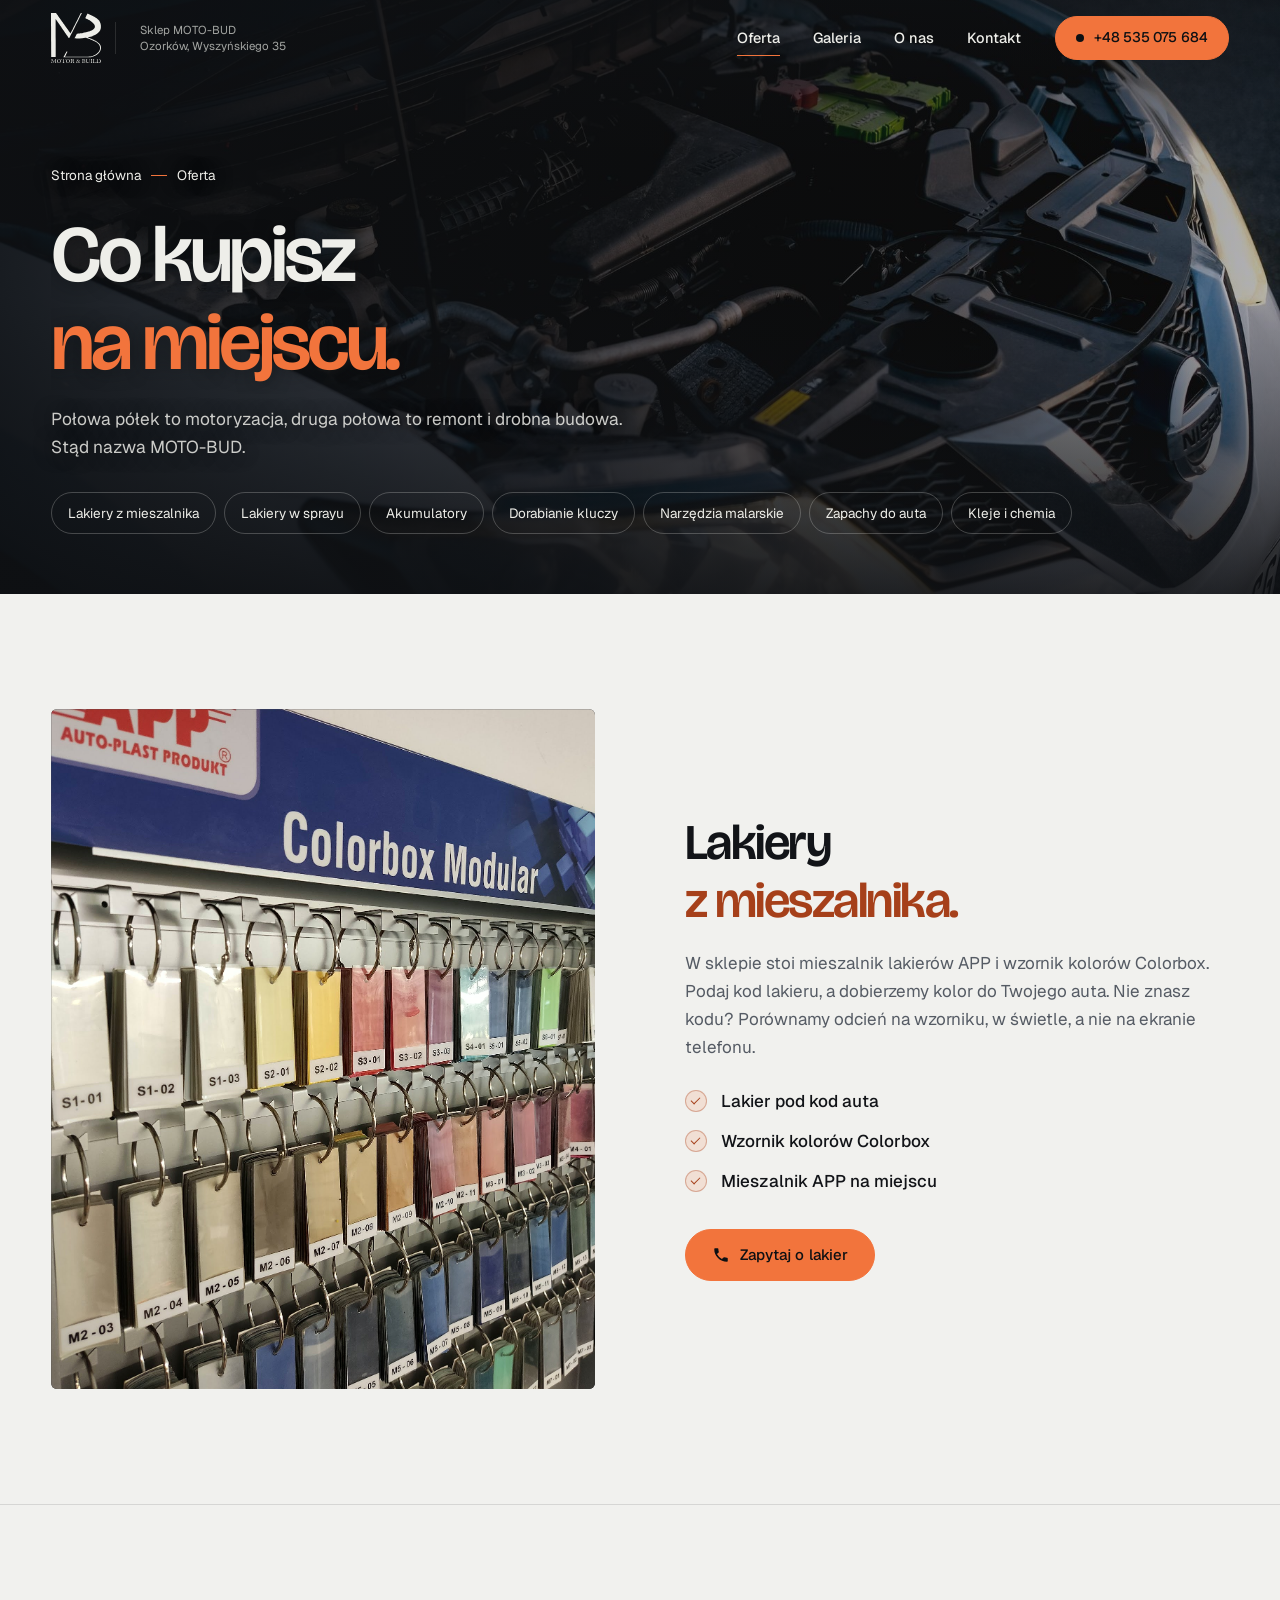
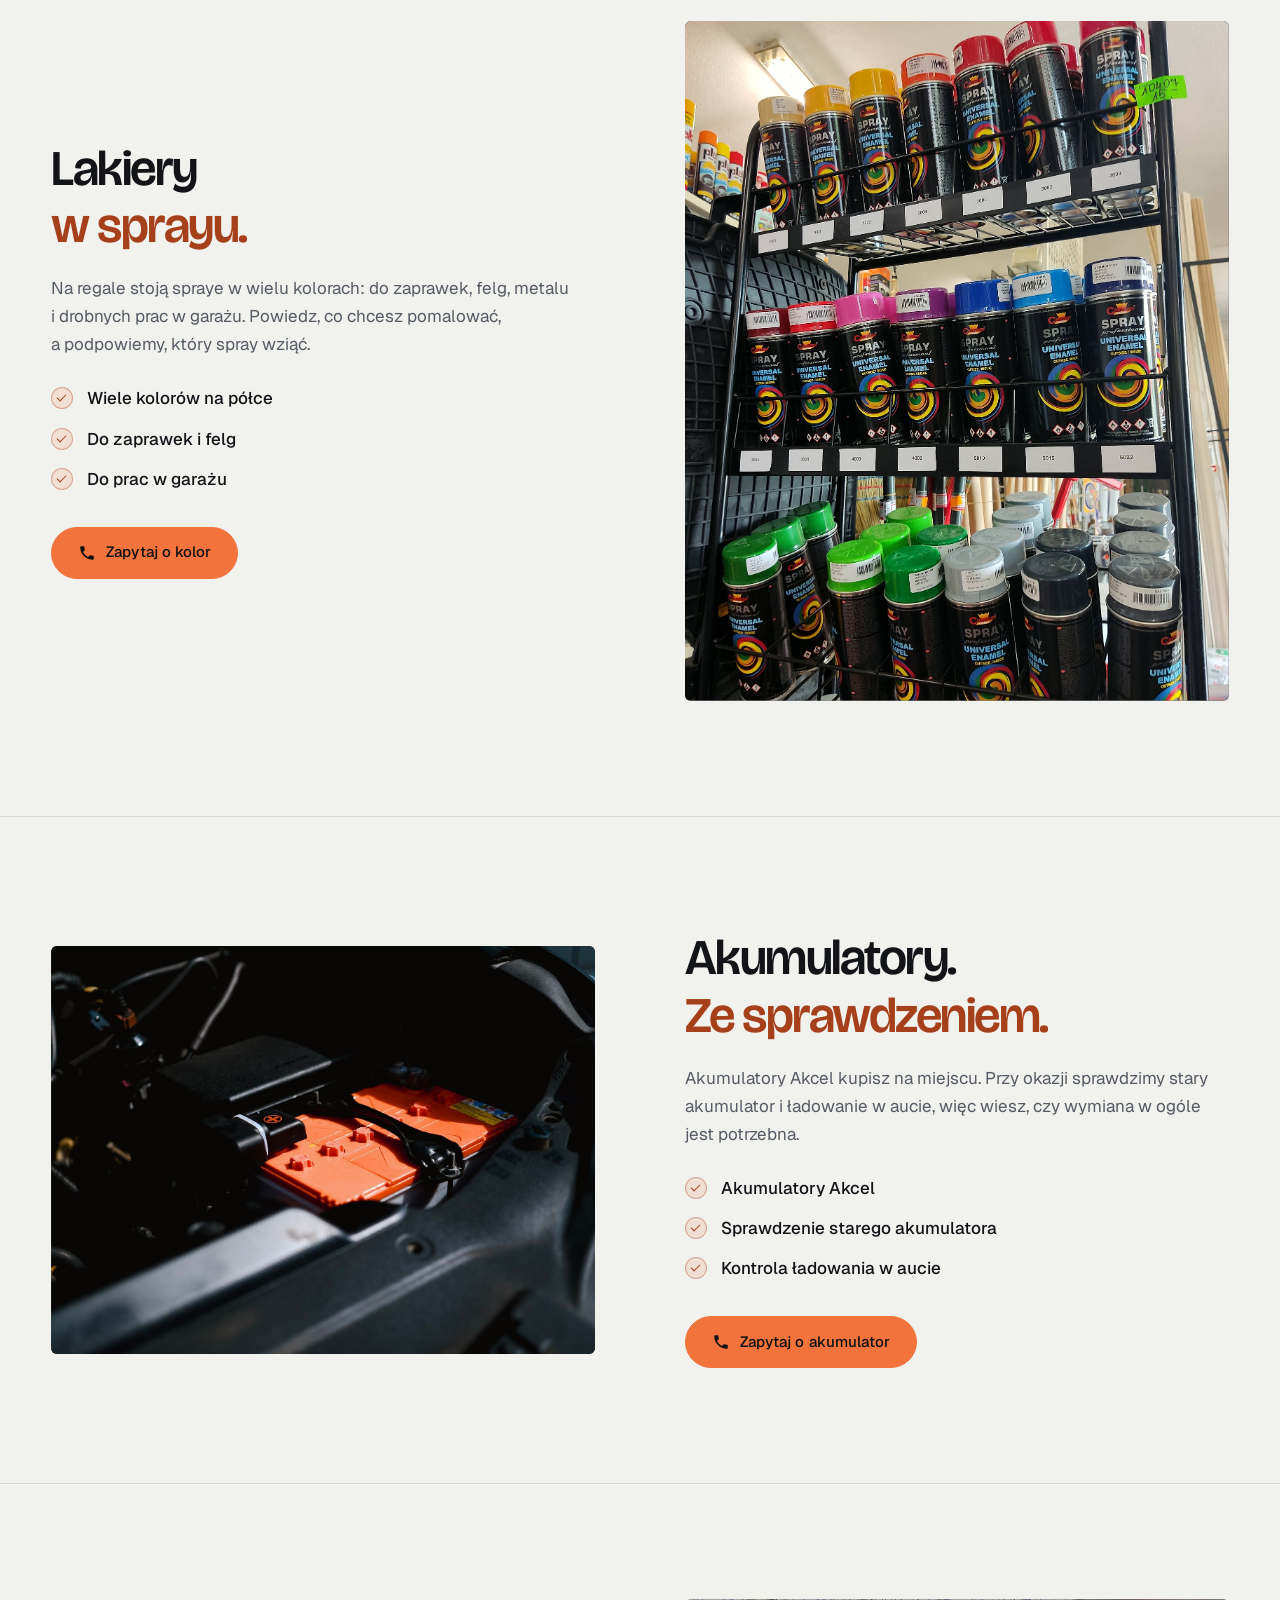
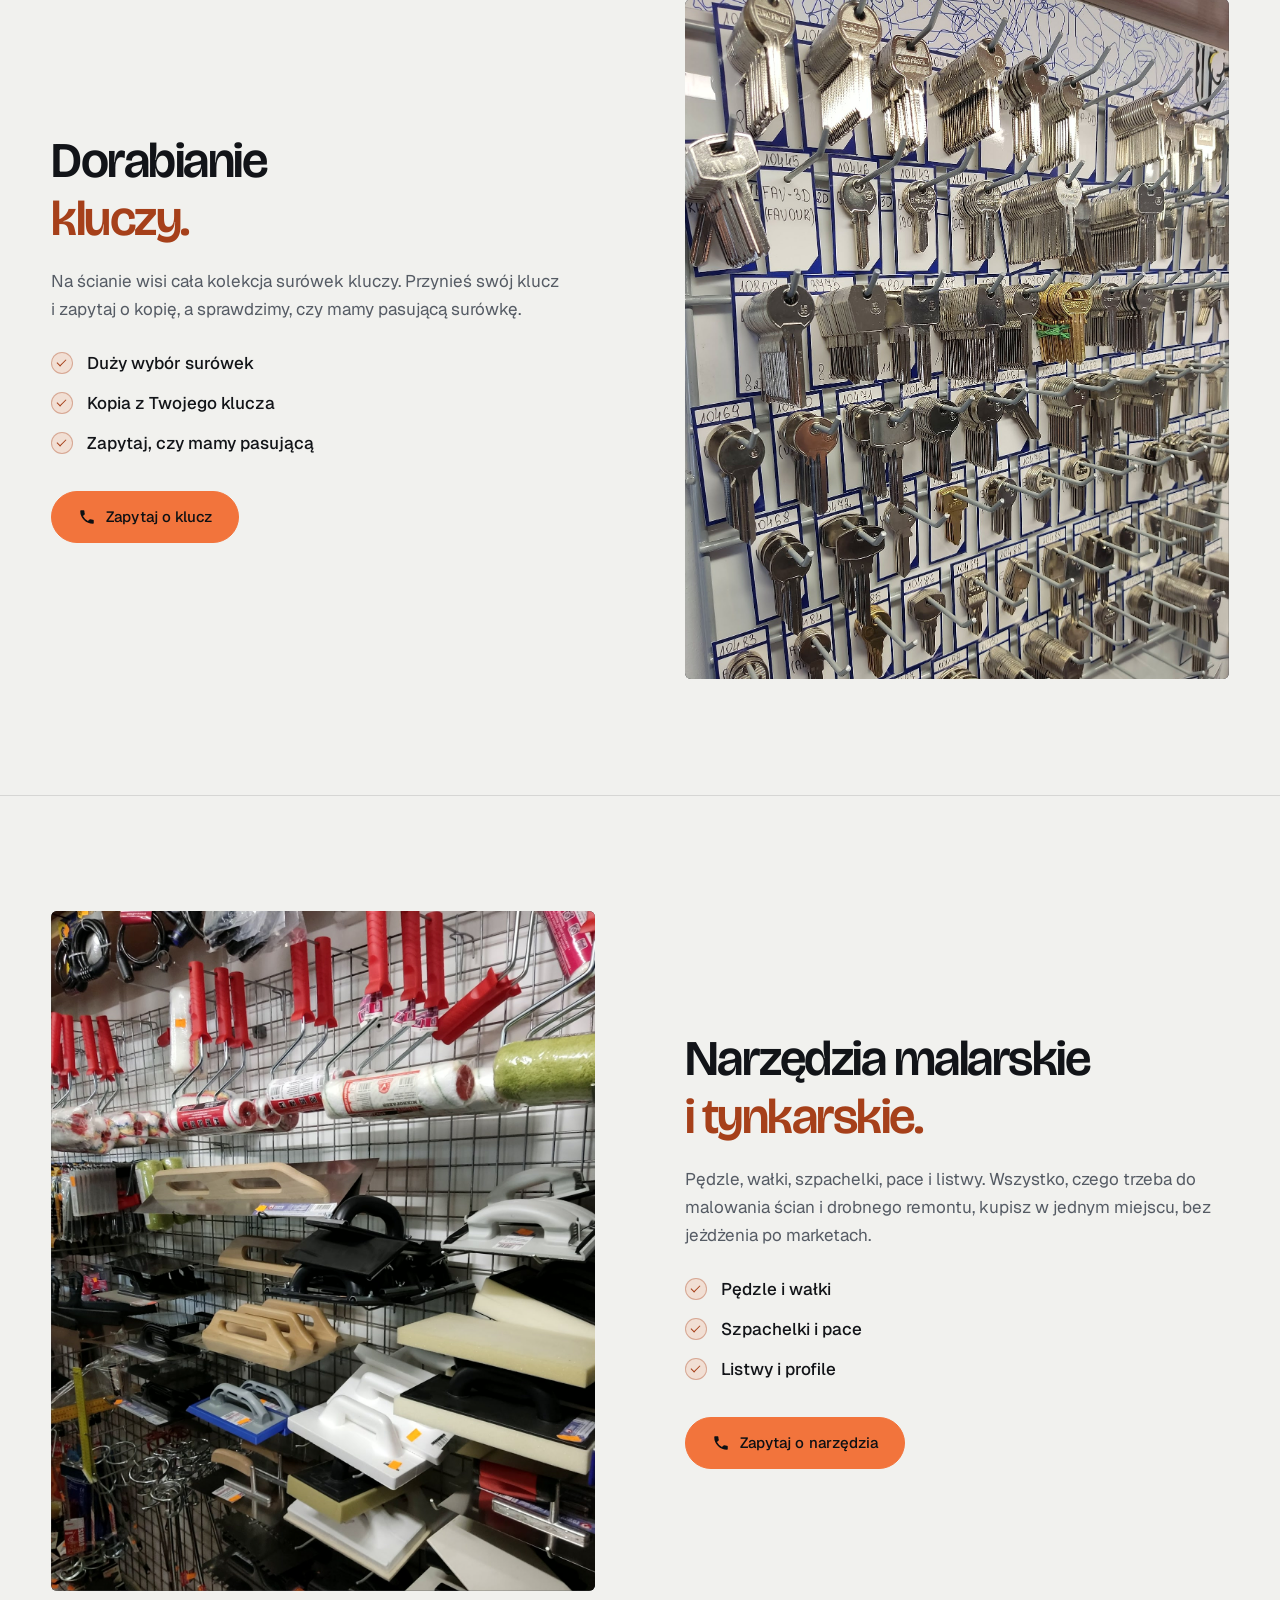
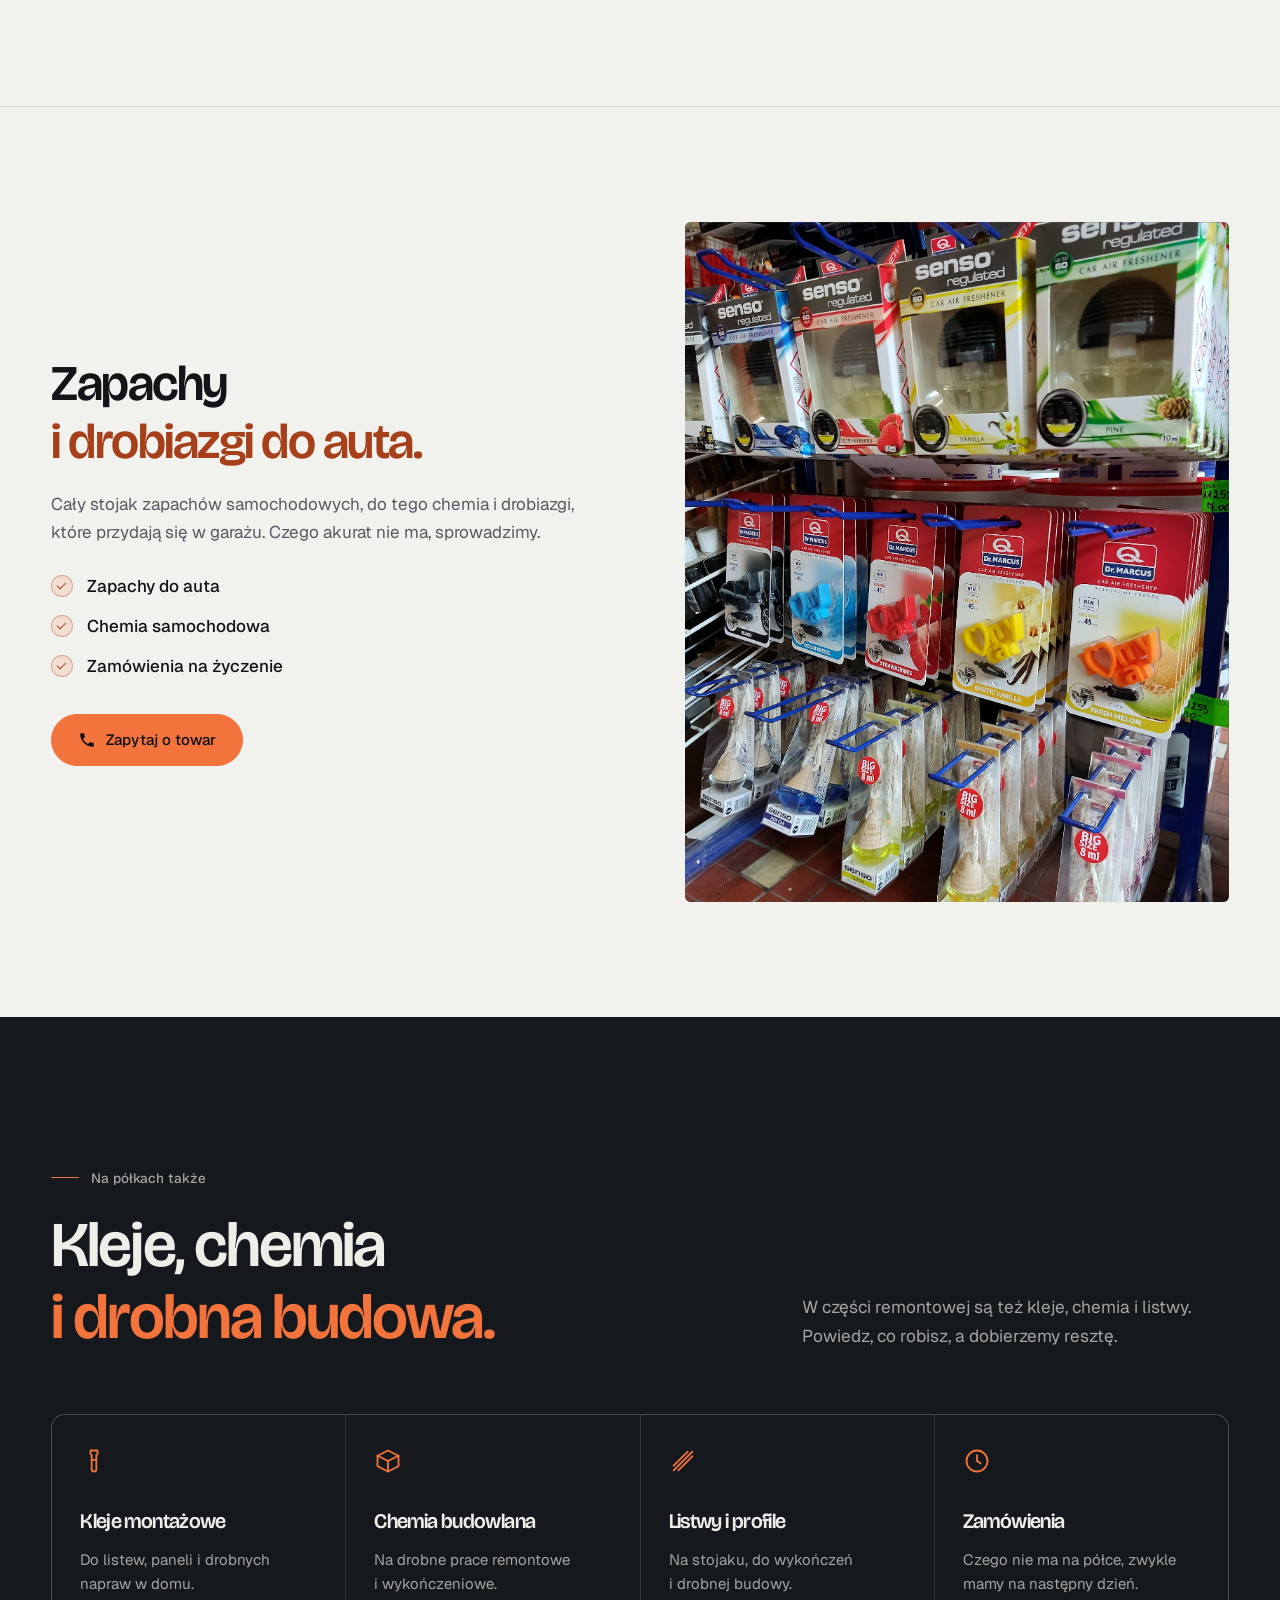
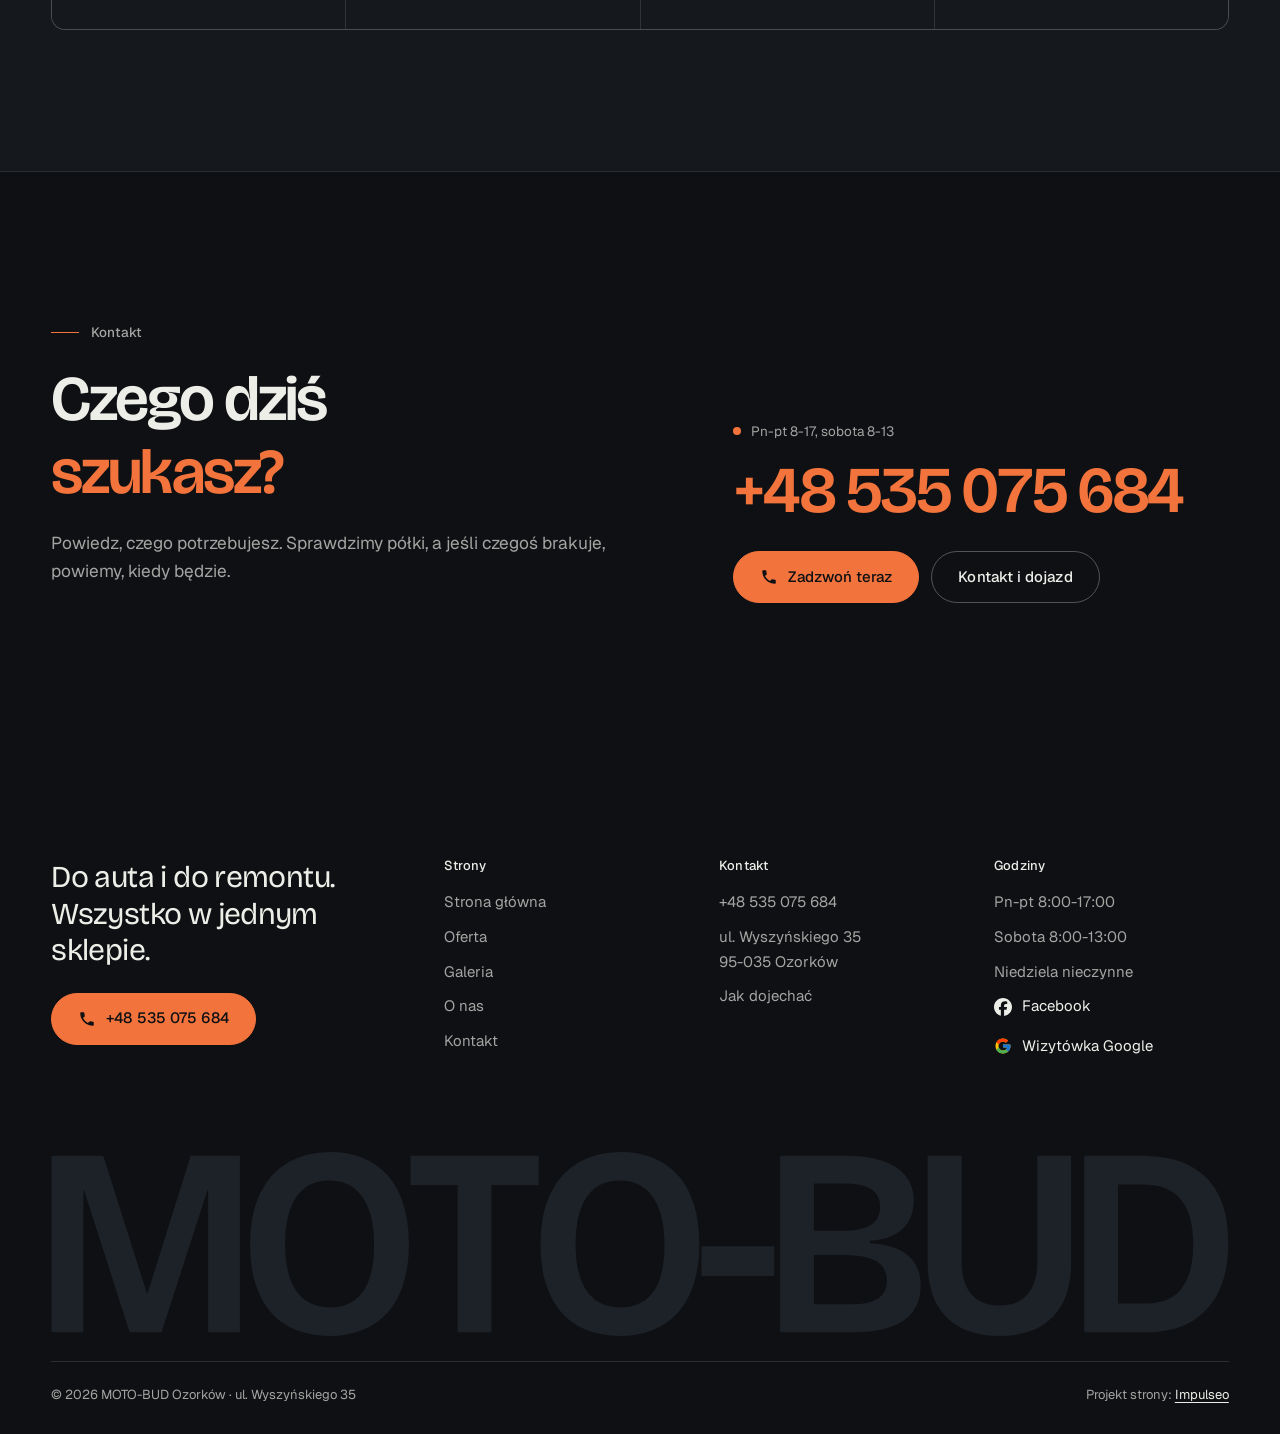
<file: oferta.html>
<!DOCTYPE html>
<html lang="pl">
<head>
<meta charset="UTF-8">
<meta name="viewport" content="width=device-width, initial-scale=1.0">
<title>Oferta - MOTO-BUD Ozorków, sklep motoryzacyjno-budowlany</title>
<meta name="description" content="Lakiery samochodowe z mieszalnika APP, lakiery w sprayu, akumulatory Akcel, dorabianie kluczy, narzędzia malarskie i tynkarskie, kleje i chemia. Ozorków, ul. Wyszyńskiego 35.">
<link rel="canonical" href="https://impulseo-pl.github.io/moto-bud-ozorkow/oferta.html">
<meta name="robots" content="noindex, nofollow">
<meta name="theme-color" content="#0E1013">
<meta property="og:type" content="website">
<meta property="og:locale" content="pl_PL">
<meta property="og:site_name" content="MOTO-BUD Ozorków">
<meta property="og:title" content="Oferta - MOTO-BUD Ozorków, sklep motoryzacyjno-budowlany">
<meta property="og:description" content="Lakiery samochodowe z mieszalnika APP, lakiery w sprayu, akumulatory Akcel, dorabianie kluczy, narzędzia malarskie i tynkarskie, kleje i chemia. Ozorków, ul. Wyszyńskiego 35.">
<meta property="og:url" content="https://impulseo-pl.github.io/moto-bud-ozorkow/oferta.html">
<meta property="og:image" content="https://impulseo-pl.github.io/moto-bud-ozorkow/img/og.jpg">
<meta property="og:image:width" content="1200">
<meta property="og:image:height" content="630">
<meta name="twitter:card" content="summary_large_image">
<script>(function(){var d=document.documentElement;d.classList.add('js');try{if(!window.matchMedia('(prefers-reduced-motion: reduce)').matches)d.classList.add('anim');}catch(e){}setTimeout(function(){if(!d.classList.contains('anim-ok'))d.classList.remove('anim');},3500);})();</script>
<link rel="preload" as="image" href="img/ph4.jpg" fetchpriority="high">
<link rel="preconnect" href="https://fonts.googleapis.com">
<link rel="preconnect" href="https://fonts.gstatic.com" crossorigin>
<link href="https://fonts.googleapis.com/css2?family=Bricolage+Grotesque:opsz,wght@12..96,400..700&family=Geist:wght@400..600&display=swap" rel="stylesheet">
<link rel="stylesheet" href="assets/styles.css?v=20261030b">
<script src="assets/lenis.min.js?v=1.1.20" defer></script>
<script src="assets/main.js?v=20261030b" defer></script>
</head>
<body>
<a class="skip" href="#tresc">Przejdź do treści</a>
<header class="site-head">
<div class="head-in">
  <a class="brand" href="index.html" aria-label="MOTO-BUD Ozorków - strona główna">
    <span class="znak nav-logo"><svg class="wm" viewBox="0 0 2160 2160" role="img" aria-label="MOTO-BUD - logo Motor &amp; Build"><g transform="translate(0,2160) scale(.1,-.1)"><path pathLength="1" style="--i:0" d="M0 20243 c0 -747 5 -1538 10 -1757 6 -220 14 -1685 20 -3255 15 -4587 21 -5955 26 -5969 2 -7 4 -558 5 -1225 0 -667 4 -1846 9 -2622 5 -775 9 -1725 10 -2109 0 -443 4 -706 11 -717 9 -18 44 -19 967 -19 528 0 963 4 971 9 12 7 12 1095 2 7242 -13 8266 -14 9150 -8 9156 6 6 36 -33 137 -182 49 -71 103 -150 120 -175 17 -25 91 -133 165 -240 74 -107 148 -215 165 -240 103 -149 310 -450 371 -540 21 -30 78 -113 128 -185 49 -71 124 -179 165 -240 42 -60 116 -168 165 -240 49 -71 124 -179 165 -240 42 -60 116 -168 165 -240 49 -71 124 -179 165 -240 42 -60 116 -168 165 -240 49 -71 124 -179 165 -240 78 -114 138 -200 221 -320 26 -38 81 -117 120 -175 39 -58 94 -136 120 -175 96 -138 140 -202 210 -305 40 -58 94 -136 120 -175 83 -120 143 -206 221 -320 41 -60 116 -168 165 -240 49 -71 123 -179 165 -240 41 -60 116 -168 165 -240 49 -71 107 -155 127 -185 21 -30 63 -91 93 -135 102 -147 193 -279 231 -335 20 -30 78 -113 127 -185 49 -71 124 -179 165 -240 42 -60 116 -168 165 -240 49 -71 124 -179 165 -240 42 -60 116 -168 165 -240 49 -71 124 -179 165 -240 42 -60 116 -168 165 -240 50 -71 121 -175 158 -230 37 -55 85 -124 107 -152 l38 -53 133 0 c154 0 142 -7 207 125 25 50 201 401 393 780 517 1026 764 1515 1835 3640 172 341 446 886 610 1210 164 325 429 851 590 1170 161 319 431 855 600 1190 169 336 448 889 620 1230 172 341 404 801 516 1023 l203 402 -227 0 -228 0 -113 -222 c-62 -123 -192 -378 -288 -568 -97 -190 -236 -464 -311 -610 -74 -146 -208 -409 -297 -585 -89 -176 -224 -441 -300 -590 -76 -148 -202 -396 -280 -550 -78 -154 -204 -401 -280 -550 -161 -316 -376 -738 -590 -1160 -84 -165 -217 -426 -295 -580 -135 -265 -214 -420 -582 -1145 -213 -419 -415 -815 -576 -1130 -181 -355 -465 -914 -519 -1022 -25 -49 -48 -88 -53 -88 -5 0 -22 19 -37 43 -16 23 -52 74 -80 112 -65 91 -224 314 -358 505 -115 162 -188 266 -267 377 -125 176 -387 545 -498 703 -37 52 -125 176 -195 275 -70 99 -160 225 -198 280 -39 55 -96 136 -128 180 -31 44 -115 163 -187 265 -72 102 -155 219 -185 260 -29 41 -88 125 -131 185 -186 264 -329 465 -379 535 -29 41 -85 120 -124 175 -38 55 -127 181 -198 280 -154 216 -218 308 -311 440 -39 55 -129 181 -199 280 -70 99 -160 225 -198 280 -39 55 -96 136 -128 180 -260 367 -324 459 -368 520 -28 39 -87 122 -131 185 -44 63 -103 147 -131 185 -28 39 -83 117 -124 175 -41 58 -98 139 -128 180 -29 41 -85 120 -124 175 -99 141 -322 456 -386 545 -29 41 -85 120 -124 175 -38 55 -128 181 -198 280 -70 99 -160 225 -198 280 -39 55 -92 129 -117 165 -25 36 -79 112 -120 170 -40 58 -101 143 -135 190 -92 128 -116 162 -134 192 l-16 28 -1087 0 -1088 0 0 -1357z"/><path pathLength="1" style="--i:1" d="M15746 21325 c-7 -8 -24 -36 -37 -62 -12 -26 -61 -129 -109 -228 -48 -99 -118 -243 -155 -320 -65 -135 -152 -314 -295 -610 -37 -77 -104 -214 -148 -305 -43 -91 -105 -217 -136 -281 -31 -64 -56 -119 -56 -123 0 -4 44 -27 98 -52 130 -61 595 -292 707 -352 206 -110 292 -157 338 -184 26 -15 50 -28 52 -28 2 0 36 -19 77 -43 40 -24 80 -47 88 -51 19 -9 21 -10 236 -139 254 -154 253 -153 524 -334 291 -195 408 -277 567 -400 478 -370 874 -761 1105 -1091 177 -253 277 -468 344 -737 26 -102 26 -401 0 -505 -43 -180 -107 -322 -214 -478 -137 -200 -383 -427 -662 -613 -300 -200 -742 -418 -1162 -575 -77 -28 -119 -44 -155 -59 -87 -33 -407 -139 -588 -194 -127 -39 -293 -87 -325 -95 -26 -7 -70 -19 -205 -56 -44 -13 -96 -26 -115 -30 -31 -7 -108 -26 -300 -75 -68 -17 -161 -39 -260 -60 -41 -9 -102 -23 -135 -30 -95 -22 -287 -63 -425 -90 -47 -9 -114 -23 -150 -30 -71 -15 -175 -34 -315 -60 -49 -9 -124 -22 -165 -30 -156 -28 -533 -91 -720 -120 -58 -9 -145 -22 -195 -30 -49 -8 -142 -21 -205 -30 -63 -9 -158 -22 -210 -30 -234 -33 -436 -60 -675 -90 -71 -9 -182 -22 -245 -30 -63 -8 -161 -20 -218 -26 -67 -7 -109 -17 -122 -28 -10 -9 -62 -101 -116 -206 -53 -104 -127 -248 -164 -320 -37 -71 -107 -206 -155 -300 -48 -93 -118 -228 -155 -300 -149 -288 -232 -449 -320 -620 -50 -99 -96 -184 -101 -189 -5 -6 -9 -18 -9 -27 0 -28 137 -33 875 -34 918 0 1636 29 2455 101 439 38 1000 103 1296 150 127 20 153 18 252 -15 48 -16 195 -63 327 -106 132 -42 292 -95 355 -116 286 -97 442 -151 535 -184 55 -20 132 -47 170 -60 39 -13 95 -34 125 -45 30 -12 66 -25 80 -30 41 -13 209 -75 310 -115 93 -36 125 -48 205 -78 22 -8 75 -29 118 -46 42 -17 110 -44 150 -60 231 -93 708 -299 897 -388 145 -69 516 -254 605 -303 50 -27 108 -59 130 -70 403 -220 810 -493 1103 -742 353 -300 634 -643 794 -968 42 -86 76 -164 88 -200 5 -14 18 -50 30 -80 11 -30 25 -71 29 -90 5 -19 19 -73 31 -120 46 -180 62 -328 62 -595 0 -252 -6 -327 -48 -520 -40 -190 -148 -484 -226 -618 -15 -26 -28 -50 -28 -52 0 -19 -159 -266 -244 -380 -159 -212 -435 -503 -660 -694 -286 -244 -712 -536 -1041 -716 -38 -20 -92 -50 -120 -65 -174 -96 -666 -325 -775 -360 -14 -5 -50 -18 -80 -30 -279 -107 -611 -207 -825 -246 -153 -28 -423 -44 -1060 -61 -555 -15 -1044 -17 -3695 -18 -3012 0 -6325 19 -6344 36 -5 5 -5 13 1 21 6 7 41 72 78 143 63 121 95 183 245 470 32 61 88 169 125 240 37 72 92 177 123 235 30 58 81 156 113 218 88 168 169 322 244 467 120 228 114 210 94 307 -29 135 -114 166 -279 101 -87 -34 -111 -53 -138 -105 -27 -53 -87 -162 -112 -203 -9 -16 -31 -55 -47 -85 -17 -30 -44 -81 -62 -112 -17 -32 -45 -84 -62 -115 -18 -32 -35 -62 -39 -68 -4 -5 -24 -41 -45 -80 -73 -135 -109 -200 -126 -230 -10 -16 -27 -48 -39 -70 -12 -22 -35 -62 -50 -90 -15 -27 -44 -81 -65 -120 -21 -38 -41 -74 -45 -80 -4 -5 -22 -37 -40 -70 -18 -33 -45 -82 -60 -110 -15 -27 -44 -81 -65 -120 -21 -38 -46 -83 -56 -100 -10 -16 -27 -48 -39 -70 -12 -22 -35 -62 -50 -90 -15 -27 -44 -81 -65 -120 -21 -38 -41 -74 -45 -80 -7 -10 -20 -33 -105 -190 -21 -38 -47 -83 -57 -100 -33 -56 -40 -78 -26 -87 7 -4 2605 -8 5774 -8 6225 0 5834 -3 6074 51 52 11 111 24 130 29 157 35 589 171 810 254 19 8 53 21 75 29 324 122 812 343 1065 483 36 20 94 52 130 71 104 57 306 179 428 260 666 438 1123 915 1374 1433 87 179 113 238 153 340 20 52 40 106 46 118 5 13 18 52 29 85 11 34 25 76 30 94 30 89 76 281 94 388 8 50 20 119 27 155 17 89 17 584 0 665 -7 33 -19 101 -27 150 -23 131 -85 336 -144 475 -259 603 -756 1147 -1532 1673 -144 98 -476 302 -608 374 -30 17 -81 44 -112 62 -32 17 -83 45 -113 61 -69 38 -487 247 -580 290 -38 18 -99 46 -135 62 -36 17 -92 43 -125 58 -33 15 -120 53 -194 85 -74 31 -142 60 -150 65 -46 22 -314 133 -456 190 -38 15 -104 41 -145 58 -41 17 -104 42 -140 55 -60 23 -201 78 -292 113 -21 8 -56 21 -78 29 -22 8 -58 22 -80 30 -22 8 -57 21 -77 29 -21 8 -56 21 -78 29 -22 9 -80 30 -130 47 -49 17 -101 36 -115 42 -14 6 -36 14 -50 19 -14 4 -70 24 -125 44 -55 20 -134 47 -175 61 -81 27 -115 49 -89 58 8 3 41 10 74 15 33 6 103 19 155 31 52 11 113 25 135 30 197 42 536 126 745 184 30 9 66 18 80 22 152 39 718 220 860 274 30 12 66 25 80 30 14 4 36 12 50 18 29 11 76 30 175 67 263 101 748 325 980 454 50 28 97 53 105 57 80 38 420 255 600 383 314 222 711 593 924 861 111 140 251 340 296 425 6 11 26 47 45 80 59 101 173 338 195 405 5 14 18 50 30 80 90 236 154 502 192 800 17 140 18 724 0 880 -25 220 -70 474 -117 663 -49 190 -50 196 -120 417 -91 289 -145 426 -249 640 -62 128 -121 237 -142 261 -8 8 -14 18 -14 22 0 3 -21 36 -47 74 -360 527 -872 966 -1706 1461 -103 62 -190 112 -193 112 -2 0 -21 10 -42 23 -20 13 -67 40 -104 60 -38 20 -96 52 -130 71 -149 82 -334 176 -633 325 -382 190 -548 270 -920 441 -33 15 -90 42 -127 59 -38 17 -98 45 -135 62 -38 17 -86 39 -108 49 -123 57 -307 140 -310 140 -2 0 -47 20 -99 45 -53 25 -98 45 -101 45 -2 0 -42 17 -87 39 -46 21 -128 57 -182 81 -54 23 -108 47 -120 52 -88 45 -103 49 -120 33z"/><path pathLength="1" style="--i:2" d="M63 1663 c-8 -22 10 -34 58 -40 88 -11 156 -59 192 -133 22 -45 22 -46 19 -585 -2 -451 -6 -555 -20 -629 -26 -144 -86 -203 -216 -215 -57 -6 -61 -8 -58 -30 1 -14 4 -27 7 -29 2 -2 28 2 57 9 34 8 144 12 310 13 193 1 261 5 270 14 18 18 -6 32 -57 32 -84 0 -156 34 -187 88 -35 62 -41 151 -34 531 3 201 9 448 13 549 8 235 5 234 118 27 133 -245 187 -350 400 -770 100 -198 189 -379 198 -402 12 -30 23 -43 36 -43 18 0 30 19 76 125 7 17 20 46 28 65 9 19 28 62 42 95 32 71 150 309 225 450 29 55 73 138 98 185 24 47 59 112 77 145 97 180 131 244 147 277 20 41 36 55 48 42 5 -5 2 -121 -5 -259 -7 -137 -16 -369 -20 -515 -8 -346 -19 -469 -46 -514 -23 -39 -65 -62 -130 -72 -24 -4 -52 -11 -63 -16 -48 -25 11 -30 346 -30 409 1 368 -1 368 17 0 9 -14 16 -37 20 -52 9 -125 33 -143 48 -8 7 -24 25 -34 41 -17 27 -18 55 -13 535 5 495 17 747 39 805 29 73 82 103 211 121 38 5 48 10 45 23 -3 15 -29 17 -277 17 -233 0 -275 -2 -282 -15 -4 -8 -17 -35 -27 -60 -95 -215 -291 -619 -372 -765 -15 -27 -45 -81 -66 -120 -72 -132 -141 -240 -155 -243 -18 -3 -36 29 -199 353 -71 143 -146 289 -166 325 -101 182 -254 483 -254 499 0 32 -44 39 -303 44 -218 4 -260 2 -264 -10z"/><path pathLength="1" style="--i:3" d="M3335 1680 c-287 -48 -536 -238 -658 -500 -79 -171 -98 -277 -78 -441 26 -222 93 -363 240 -507 87 -86 197 -154 296 -183 39 -12 88 -28 110 -35 48 -16 315 -20 343 -4 9 5 46 16 82 25 231 56 470 267 582 512 118 261 83 575 -90 803 -117 155 -265 260 -438 311 -78 23 -303 34 -389 19z m213 -60 c208 -39 377 -234 452 -520 27 -105 28 -371 1 -480 -47 -189 -126 -339 -229 -431 -149 -134 -348 -158 -538 -67 -183 89 -277 251 -330 573 -52 308 32 612 221 800 113 112 261 156 423 125z"/><path pathLength="1" style="--i:4" d="M4552 1658 c-7 -8 -16 -49 -22 -91 -5 -41 -14 -104 -20 -139 -5 -35 -10 -87 -10 -115 0 -50 1 -53 25 -53 16 0 28 7 31 18 24 77 127 199 210 248 75 44 167 64 320 71 187 8 179 16 190 -183 5 -82 9 -376 9 -654 0 -502 0 -505 -22 -552 -42 -87 -128 -138 -233 -138 -27 0 -43 -5 -47 -15 -3 -9 -3 -19 0 -22 4 -3 200 -6 437 -6 319 0 434 3 443 12 18 18 -9 31 -63 31 -61 0 -142 23 -181 51 -80 57 -94 191 -94 899 0 283 4 528 8 544 l8 29 167 -6 c285 -10 356 -43 496 -229 31 -42 65 -79 74 -83 22 -8 45 24 37 53 -3 13 -10 84 -15 157 -6 73 -15 146 -20 161 l-11 27 -167 -9 c-215 -12 -1032 -12 -1317 0 -191 8 -222 7 -233 -6z"/><path pathLength="1" style="--i:5" d="M7190 1680 c-174 -28 -340 -117 -475 -254 -120 -122 -199 -262 -246 -436 -28 -102 -13 -309 33 -445 81 -244 300 -453 538 -510 36 -9 74 -21 85 -26 12 -6 82 -8 170 -6 167 4 242 20 373 82 211 99 399 311 475 535 62 181 55 387 -20 562 -34 81 -56 116 -131 209 -98 124 -222 210 -376 260 -79 26 -109 30 -231 34 -77 2 -165 0 -195 -5z m288 -76 c131 -49 229 -147 315 -314 121 -233 128 -569 19 -835 -35 -85 -112 -202 -169 -256 -96 -92 -189 -129 -323 -129 -172 0 -325 80 -418 220 -115 172 -183 545 -138 756 44 204 114 343 229 455 69 67 140 104 237 123 50 9 202 -3 248 -20z"/><path pathLength="1" style="--i:6" d="M8815 1680 c-170 -4 -332 -8 -358 -9 -44 -1 -48 -3 -45 -23 3 -20 11 -24 62 -30 74 -10 115 -33 143 -85 20 -36 24 -62 33 -234 12 -248 12 -918 -1 -1029 -15 -137 -64 -189 -181 -198 -58 -4 -91 -23 -67 -38 14 -8 737 -9 746 -1 15 16 -9 37 -42 37 -71 0 -124 20 -159 62 -29 34 -35 50 -45 126 -6 49 -11 192 -11 319 0 197 2 234 16 247 23 23 261 23 330 -1 153 -51 205 -138 258 -428 43 -233 61 -289 110 -334 24 -23 36 -25 197 -33 95 -5 202 -8 238 -6 58 3 66 5 66 23 0 17 -9 21 -56 26 -148 16 -229 108 -278 314 -33 136 -51 195 -74 245 -31 66 -114 143 -202 186 -41 20 -75 41 -75 45 0 5 28 17 63 28 173 56 228 89 293 176 55 73 69 120 68 220 -1 110 -21 159 -99 243 -134 145 -275 168 -930 152z m464 -51 c104 -18 168 -56 224 -131 56 -74 67 -110 67 -208 0 -76 -4 -98 -27 -146 -35 -74 -107 -145 -185 -182 -78 -36 -256 -65 -378 -60 l-85 3 -3 170 c-4 203 7 507 18 526 19 29 255 47 369 28z"/><path pathLength="1" style="--i:7" d="M11380 1631 c-110 -35 -195 -112 -226 -203 -22 -68 -16 -168 16 -233 29 -60 120 -185 161 -219 16 -14 29 -31 29 -38 0 -7 -42 -40 -92 -73 -101 -66 -265 -219 -292 -275 -61 -121 -72 -235 -34 -337 37 -96 160 -207 256 -228 17 -3 34 -11 37 -16 8 -12 252 -12 260 1 3 5 25 15 48 21 90 24 208 92 324 186 l57 46 18 -24 c9 -13 41 -58 70 -99 29 -41 69 -84 88 -97 19 -12 40 -27 47 -33 7 -5 49 -10 94 -10 62 0 94 5 128 21 177 80 258 145 206 166 -9 3 -23 -1 -33 -10 -40 -35 -102 -57 -160 -57 -50 0 -65 5 -104 33 -25 17 -57 46 -71 62 -33 40 -127 197 -127 212 0 7 15 34 33 60 43 65 47 72 114 201 69 135 69 135 110 193 56 81 134 129 208 129 38 0 62 22 43 38 -18 15 -584 16 -593 1 -12 -18 9 -30 73 -39 73 -10 84 -16 117 -60 43 -58 31 -137 -41 -285 -19 -38 -40 -79 -47 -90 -34 -57 -49 -75 -58 -69 -5 3 -30 38 -56 77 -86 133 -187 247 -361 403 l-43 39 78 81 c43 44 92 105 108 135 27 48 30 63 30 140 0 77 -3 90 -28 128 -76 115 -244 168 -387 122z m178 -67 c54 -27 99 -76 121 -131 20 -50 10 -140 -22 -204 -33 -65 -109 -149 -135 -149 -23 0 -154 129 -186 185 -41 69 -52 124 -36 180 17 59 52 102 105 126 55 25 92 24 153 -7z m-75 -733 c29 -27 69 -64 91 -82 70 -61 177 -192 247 -303 38 -60 69 -115 69 -121 0 -6 -28 -34 -62 -62 -214 -172 -423 -190 -575 -51 -83 78 -118 157 -118 273 0 118 35 194 132 286 59 57 131 109 150 109 8 0 38 -22 66 -49z"/><path pathLength="1" style="--i:8" d="M13965 1679 c-104 -4 -255 -6 -334 -4 -154 5 -179 -1 -160 -36 6 -12 21 -19 40 -19 44 0 98 -29 119 -62 10 -16 25 -75 35 -131 15 -91 17 -156 12 -592 -5 -485 -14 -624 -46 -682 -21 -39 -59 -63 -126 -78 -101 -23 -100 -22 -84 -41 12 -15 39 -16 254 -9 156 4 307 3 430 -5 165 -10 204 -10 295 4 58 9 125 23 148 31 150 53 289 213 311 357 31 219 -105 381 -397 474 -29 9 -51 21 -49 27 1 5 21 15 43 22 109 33 231 118 278 195 64 102 64 259 0 360 -48 77 -128 130 -255 170 -81 24 -257 31 -514 19z m377 -82 c65 -30 132 -86 155 -131 85 -163 36 -378 -104 -462 -93 -55 -251 -94 -384 -94 -95 0 -89 -24 -89 345 0 360 -2 349 68 360 20 4 44 8 52 10 8 2 67 2 130 1 99 -3 123 -7 172 -29z m-81 -751 c231 -37 339 -159 339 -378 0 -123 -29 -202 -107 -288 -82 -91 -167 -116 -366 -107 -153 7 -192 18 -214 60 -14 29 -15 66 -10 354 4 194 10 330 17 342 6 12 23 21 43 24 75 9 218 6 298 -7z"/><path pathLength="1" style="--i:9" d="M15027 1653 c-19 -18 -3 -31 49 -37 125 -14 161 -62 190 -246 4 -25 8 -245 9 -490 2 -464 5 -511 49 -611 39 -92 161 -185 291 -222 28 -8 70 -20 95 -28 55 -15 407 -24 423 -10 7 5 30 12 52 16 190 32 361 154 412 292 44 119 72 397 73 713 1 219 14 400 33 454 8 22 28 54 46 71 27 28 50 39 141 65 14 3 25 13 25 21 0 12 -49 14 -300 16 -169 2 -306 -1 -314 -6 -25 -16 6 -41 53 -42 55 -1 100 -18 136 -53 78 -73 95 -170 94 -531 -2 -404 -23 -603 -76 -707 -55 -107 -163 -177 -310 -203 -255 -45 -482 16 -588 159 -52 71 -67 121 -81 271 -16 178 -16 684 0 805 26 192 62 236 219 266 24 4 32 11 30 22 -3 15 -38 17 -374 20 -204 1 -373 -1 -377 -5z"/><path pathLength="1" style="--i:10" d="M17136 1663 c-7 -18 21 -43 49 -43 34 0 87 -27 107 -55 45 -61 49 -111 55 -675 3 -304 1 -582 -5 -643 -11 -132 -26 -153 -119 -172 -47 -9 -58 -15 -58 -31 0 -18 11 -19 320 -19 176 0 326 2 333 4 22 6 12 31 -15 37 -118 26 -142 39 -172 88 -32 52 -46 292 -46 771 0 473 8 574 52 626 33 38 93 69 136 69 42 0 66 23 48 44 -17 20 -678 19 -685 -1z"/><path pathLength="1" style="--i:11" d="M18064 1665 c-9 -23 20 -45 60 -45 67 -1 150 -58 186 -130 30 -60 40 -210 40 -597 0 -409 -12 -645 -36 -701 -33 -81 -117 -132 -215 -132 -48 0 -59 -17 -28 -43 26 -21 35 -21 249 3 113 12 679 12 957 0 123 -5 229 -7 237 -4 25 10 39 64 76 304 5 30 13 79 19 109 18 88 15 111 -13 111 -20 0 -30 -10 -50 -52 -33 -71 -145 -208 -218 -269 -115 -96 -200 -125 -390 -135 -184 -9 -239 -1 -285 39 -63 56 -66 72 -71 372 -2 149 1 431 6 627 l9 357 26 40 c33 50 110 89 195 97 67 7 76 12 62 34 -7 11 -69 14 -327 15 -175 2 -355 6 -400 10 -74 7 -83 6 -89 -10z"/><path pathLength="1" style="--i:12" d="M19780 1668 c0 -22 19 -35 65 -43 99 -18 127 -53 151 -182 15 -85 16 -136 11 -393 -14 -631 -33 -847 -78 -911 -26 -37 -92 -65 -171 -73 -71 -8 -90 -19 -67 -41 11 -10 63 -11 254 -4 180 7 263 6 330 -3 142 -20 562 -16 650 6 127 31 183 53 265 104 179 113 313 293 361 490 24 97 26 306 4 402 -53 228 -204 419 -420 528 -185 94 -392 125 -785 120 -124 -2 -303 1 -397 6 -152 8 -173 7 -173 -6z m883 -69 c143 -22 259 -72 350 -149 98 -85 189 -232 239 -386 20 -61 22 -89 22 -239 -1 -173 -6 -204 -56 -335 -54 -144 -198 -309 -321 -369 -107 -51 -174 -63 -337 -59 -121 3 -153 7 -190 24 -55 25 -110 81 -129 132 -20 52 -25 336 -12 624 26 558 34 704 42 726 5 12 19 27 31 32 32 13 275 12 361 -1z"/></g></svg></span>
    <span class="brand-sub">Sklep MOTO-BUD<br>Ozorków, Wyszyńskiego 35</span>
  </a>
  <nav class="nav-links" aria-label="Menu główne">
    <a class="nl" href="oferta.html" aria-current="page">Oferta</a><a class="nl" href="realizacje.html">Galeria</a><a class="nl" href="o-nas.html">O&nbsp;nas</a><a class="nl" href="kontakt.html">Kontakt</a>
    <a class="btn btn-copper nav-cta" href="tel:+48535075684"><span class="live" aria-hidden="true"></span>+48 535 075 684</a>
  </nav>
  <button class="burger" type="button" aria-label="Otwórz menu" aria-expanded="false" aria-controls="mnav"><span></span><span></span></button>
</div>
</header>
<div class="mnav" id="mnav">
  <div class="mnav-in">
    <a class="ml" href="index.html">Strona główna</a><a class="ml" href="oferta.html" aria-current="page">Oferta</a><a class="ml" href="realizacje.html">Galeria</a><a class="ml" href="o-nas.html">O&nbsp;nas</a><a class="ml" href="kontakt.html">Kontakt</a>
    <div class="mnav-foot">
      <span>Sklep czynny pn-pt 8-17, w&nbsp;sobotę 8-13</span>
      <a class="btn btn-copper" href="tel:+48535075684"><svg class="ico" width="16" height="16" viewBox="0 0 24 24" fill="none" aria-hidden="true"><path d="M6.6 10.8a15.5 15.5 0 0 0 6.6 6.6l2.2-2.2a1 1 0 0 1 1-.24 11.4 11.4 0 0 0 3.6.58 1 1 0 0 1 1 1V20a1 1 0 0 1-1 1A17 17 0 0 1 3 4a1 1 0 0 1 1-1h3.5a1 1 0 0 1 1 1c0 1.25.2 2.46.58 3.6a1 1 0 0 1-.25 1l-2.23 2.2Z" fill="currentColor"/></svg>+48 535 075 684</a>
    </div>
  </div>
</div>
<main id="tresc">
<section class="pagehead">
  <div class="pagehead-media"><img src="img/ph4.jpg" alt="Otwarta maska samochodu z widokiem na komorę silnika" width="1880" height="1253" decoding="async" fetchpriority="high"></div>
  <div class="ph-in">
    <p class="crumb up" style="--d:0"><a href="index.html">Strona główna</a><span class="sl" aria-hidden="true"></span>Oferta</p>
    <h1><span class="ln"><span class="ln-i" style="--k:0">Co kupisz</span></span><span class="ln"><span class="ln-i" style="--k:1"><em>na miejscu.</em></span></span></h1>
    <p class="ph-lead up" style="--d:300">Połowa półek to motoryzacja, druga połowa to remont i&nbsp;drobna budowa. Stąd nazwa MOTO-BUD.</p>
    <nav class="chips up" style="--d:420" aria-label="Działy na tej stronie"><a class="chip" href="#lakiery">Lakiery z&nbsp;mieszalnika</a><a class="chip" href="#spraye">Lakiery w&nbsp;sprayu</a><a class="chip" href="#akumulatory">Akumulatory</a><a class="chip" href="#klucze">Dorabianie kluczy</a><a class="chip" href="#narzedzia">Narzędzia malarskie</a><a class="chip" href="#auto">Zapachy do auta</a><a class="chip" href="#dodatkowo">Kleje i&nbsp;chemia</a></nav>
  </div>
</section>
<section class="svc-block" id="lakiery">
  <div class="wrap svc-row">
    <figure class="fig svc-fig pion rv-img rv">
      <img src="img/about.jpg" alt="Wzornik kolorów Colorbox APP w sklepie MOTO-BUD" width="1600" height="2133" decoding="async" data-plx="30" style="height:110%;margin-top:-5%">
    </figure>
    <div class="svc-txt">
      <h2 class="rv rv-h"><span class="ln"><span class="ln-i" style="--k:0">Lakiery</span></span><span class="ln"><span class="ln-i" style="--k:1"><em>z&nbsp;mieszalnika.</em></span></span></h2>
      <p class="rv" style="--d:100">W&nbsp;sklepie stoi mieszalnik lakierów APP i&nbsp;wzornik kolorów Colorbox. Podaj kod lakieru, a&nbsp;dobierzemy kolor do Twojego auta. Nie znasz kodu? Porównamy odcień na wzorniku, w&nbsp;świetle, a&nbsp;nie na ekranie telefonu.</p>
      <ul class="ticks rv" style="--d:160"><li>Lakier pod kod auta</li><li>Wzornik kolorów Colorbox</li><li>Mieszalnik APP na miejscu</li></ul>
      <a class="btn btn-copper rv" style="--d:220" href="tel:+48535075684"><svg class="ico" width="16" height="16" viewBox="0 0 24 24" fill="none" aria-hidden="true"><path d="M6.6 10.8a15.5 15.5 0 0 0 6.6 6.6l2.2-2.2a1 1 0 0 1 1-.24 11.4 11.4 0 0 0 3.6.58 1 1 0 0 1 1 1V20a1 1 0 0 1-1 1A17 17 0 0 1 3 4a1 1 0 0 1 1-1h3.5a1 1 0 0 1 1 1c0 1.25.2 2.46.58 3.6a1 1 0 0 1-.25 1l-2.23 2.2Z" fill="currentColor"/></svg>Zapytaj o&nbsp;lakier</a>
    </div>
  </div>
</section>
<section class="svc-block flip" id="spraye">
  <div class="wrap svc-row">
    <figure class="fig svc-fig pion rv-img rv">
      <img src="img/g3.jpg" alt="Regał z lakierami w sprayu w sklepie MOTO-BUD" width="1600" height="2133" decoding="async" data-plx="30" style="height:110%;margin-top:-5%">
    </figure>
    <div class="svc-txt">
      <h2 class="rv rv-h"><span class="ln"><span class="ln-i" style="--k:0">Lakiery</span></span><span class="ln"><span class="ln-i" style="--k:1"><em>w&nbsp;sprayu.</em></span></span></h2>
      <p class="rv" style="--d:100">Na regale stoją spraye w&nbsp;wielu kolorach: do zaprawek, felg, metalu i&nbsp;drobnych prac w&nbsp;garażu. Powiedz, co chcesz pomalować, a&nbsp;podpowiemy, który spray wziąć.</p>
      <ul class="ticks rv" style="--d:160"><li>Wiele kolorów na półce</li><li>Do zaprawek i&nbsp;felg</li><li>Do prac w&nbsp;garażu</li></ul>
      <a class="btn btn-copper rv" style="--d:220" href="tel:+48535075684"><svg class="ico" width="16" height="16" viewBox="0 0 24 24" fill="none" aria-hidden="true"><path d="M6.6 10.8a15.5 15.5 0 0 0 6.6 6.6l2.2-2.2a1 1 0 0 1 1-.24 11.4 11.4 0 0 0 3.6.58 1 1 0 0 1 1 1V20a1 1 0 0 1-1 1A17 17 0 0 1 3 4a1 1 0 0 1 1-1h3.5a1 1 0 0 1 1 1c0 1.25.2 2.46.58 3.6a1 1 0 0 1-.25 1l-2.23 2.2Z" fill="currentColor"/></svg>Zapytaj o&nbsp;kolor</a>
    </div>
  </div>
</section>
<section class="svc-block" id="akumulatory">
  <div class="wrap svc-row">
    <figure class="fig svc-fig rv-img rv">
      <img src="img/bat.jpg" alt="Akumulator pod maską samochodu" width="1880" height="1253" loading="lazy" decoding="async" data-plx="30" style="height:110%;margin-top:-5%">
    </figure>
    <div class="svc-txt">
      <h2 class="rv rv-h"><span class="ln"><span class="ln-i" style="--k:0">Akumulatory.</span></span><span class="ln"><span class="ln-i" style="--k:1"><em>Ze sprawdzeniem.</em></span></span></h2>
      <p class="rv" style="--d:100">Akumulatory Akcel kupisz na miejscu. Przy okazji sprawdzimy stary akumulator i&nbsp;ładowanie w&nbsp;aucie, więc wiesz, czy wymiana w&nbsp;ogóle jest potrzebna.</p>
      <ul class="ticks rv" style="--d:160"><li>Akumulatory Akcel</li><li>Sprawdzenie starego akumulatora</li><li>Kontrola ładowania w&nbsp;aucie</li></ul>
      <a class="btn btn-copper rv" style="--d:220" href="tel:+48535075684"><svg class="ico" width="16" height="16" viewBox="0 0 24 24" fill="none" aria-hidden="true"><path d="M6.6 10.8a15.5 15.5 0 0 0 6.6 6.6l2.2-2.2a1 1 0 0 1 1-.24 11.4 11.4 0 0 0 3.6.58 1 1 0 0 1 1 1V20a1 1 0 0 1-1 1A17 17 0 0 1 3 4a1 1 0 0 1 1-1h3.5a1 1 0 0 1 1 1c0 1.25.2 2.46.58 3.6a1 1 0 0 1-.25 1l-2.23 2.2Z" fill="currentColor"/></svg>Zapytaj o&nbsp;akumulator</a>
    </div>
  </div>
</section>
<section class="svc-block flip" id="klucze">
  <div class="wrap svc-row">
    <figure class="fig svc-fig pion rv-img rv">
      <img src="img/g4.jpg" alt="Ściana surówek kluczy w sklepie MOTO-BUD" width="1600" height="2133" loading="lazy" decoding="async" data-plx="30" style="height:110%;margin-top:-5%">
    </figure>
    <div class="svc-txt">
      <h2 class="rv rv-h"><span class="ln"><span class="ln-i" style="--k:0">Dorabianie</span></span><span class="ln"><span class="ln-i" style="--k:1"><em>kluczy.</em></span></span></h2>
      <p class="rv" style="--d:100">Na ścianie wisi cała kolekcja surówek kluczy. Przynieś swój klucz i&nbsp;zapytaj o&nbsp;kopię, a&nbsp;sprawdzimy, czy mamy pasującą surówkę.</p>
      <ul class="ticks rv" style="--d:160"><li>Duży wybór surówek</li><li>Kopia z&nbsp;Twojego klucza</li><li>Zapytaj, czy mamy pasującą</li></ul>
      <a class="btn btn-copper rv" style="--d:220" href="tel:+48535075684"><svg class="ico" width="16" height="16" viewBox="0 0 24 24" fill="none" aria-hidden="true"><path d="M6.6 10.8a15.5 15.5 0 0 0 6.6 6.6l2.2-2.2a1 1 0 0 1 1-.24 11.4 11.4 0 0 0 3.6.58 1 1 0 0 1 1 1V20a1 1 0 0 1-1 1A17 17 0 0 1 3 4a1 1 0 0 1 1-1h3.5a1 1 0 0 1 1 1c0 1.25.2 2.46.58 3.6a1 1 0 0 1-.25 1l-2.23 2.2Z" fill="currentColor"/></svg>Zapytaj o&nbsp;klucz</a>
    </div>
  </div>
</section>
<section class="svc-block" id="narzedzia">
  <div class="wrap svc-row">
    <figure class="fig svc-fig pion rv-img rv">
      <img src="img/g5.jpg" alt="Wałki malarskie i pace tynkarskie w sklepie MOTO-BUD" width="1464" height="2018" loading="lazy" decoding="async" data-plx="30" style="height:110%;margin-top:-5%">
    </figure>
    <div class="svc-txt">
      <h2 class="rv rv-h"><span class="ln"><span class="ln-i" style="--k:0">Narzędzia malarskie</span></span><span class="ln"><span class="ln-i" style="--k:1"><em>i&nbsp;tynkarskie.</em></span></span></h2>
      <p class="rv" style="--d:100">Pędzle, wałki, szpachelki, pace i&nbsp;listwy. Wszystko, czego trzeba do malowania ścian i&nbsp;drobnego remontu, kupisz w&nbsp;jednym miejscu, bez jeżdżenia po marketach.</p>
      <ul class="ticks rv" style="--d:160"><li>Pędzle i&nbsp;wałki</li><li>Szpachelki i&nbsp;pace</li><li>Listwy i&nbsp;profile</li></ul>
      <a class="btn btn-copper rv" style="--d:220" href="tel:+48535075684"><svg class="ico" width="16" height="16" viewBox="0 0 24 24" fill="none" aria-hidden="true"><path d="M6.6 10.8a15.5 15.5 0 0 0 6.6 6.6l2.2-2.2a1 1 0 0 1 1-.24 11.4 11.4 0 0 0 3.6.58 1 1 0 0 1 1 1V20a1 1 0 0 1-1 1A17 17 0 0 1 3 4a1 1 0 0 1 1-1h3.5a1 1 0 0 1 1 1c0 1.25.2 2.46.58 3.6a1 1 0 0 1-.25 1l-2.23 2.2Z" fill="currentColor"/></svg>Zapytaj o&nbsp;narzędzia</a>
    </div>
  </div>
</section>
<section class="svc-block flip" id="auto">
  <div class="wrap svc-row">
    <figure class="fig svc-fig pion rv-img rv">
      <img src="img/g6.jpg" alt="Zapachy samochodowe na stojaku w sklepie MOTO-BUD" width="1600" height="2133" loading="lazy" decoding="async" data-plx="30" style="height:110%;margin-top:-5%">
    </figure>
    <div class="svc-txt">
      <h2 class="rv rv-h"><span class="ln"><span class="ln-i" style="--k:0">Zapachy</span></span><span class="ln"><span class="ln-i" style="--k:1"><em>i&nbsp;drobiazgi do auta.</em></span></span></h2>
      <p class="rv" style="--d:100">Cały stojak zapachów samochodowych, do tego chemia i&nbsp;drobiazgi, które przydają się w&nbsp;garażu. Czego akurat nie ma, sprowadzimy.</p>
      <ul class="ticks rv" style="--d:160"><li>Zapachy do auta</li><li>Chemia samochodowa</li><li>Zamówienia na życzenie</li></ul>
      <a class="btn btn-copper rv" style="--d:220" href="tel:+48535075684"><svg class="ico" width="16" height="16" viewBox="0 0 24 24" fill="none" aria-hidden="true"><path d="M6.6 10.8a15.5 15.5 0 0 0 6.6 6.6l2.2-2.2a1 1 0 0 1 1-.24 11.4 11.4 0 0 0 3.6.58 1 1 0 0 1 1 1V20a1 1 0 0 1-1 1A17 17 0 0 1 3 4a1 1 0 0 1 1-1h3.5a1 1 0 0 1 1 1c0 1.25.2 2.46.58 3.6a1 1 0 0 1-.25 1l-2.23 2.2Z" fill="currentColor"/></svg>Zapytaj o&nbsp;towar</a>
    </div>
  </div>
</section>

<section class="sec dark-2" id="dodatkowo">
  <div class="wrap">
    <div class="sec-head">
      <div>
        <p class="eyebrow rv">Na półkach także</p>
        <h2 class="h2 rv rv-h"><span class="ln"><span class="ln-i" style="--k:0">Kleje, chemia</span></span><span class="ln"><span class="ln-i" style="--k:1"><em>i&nbsp;drobna budowa.</em></span></span></h2>
      </div>
      <div class="side rv" style="--d:120">
        <p class="lead">W&nbsp;części remontowej są też kleje, chemia i&nbsp;listwy. Powiedz, co robisz, a&nbsp;dobierzemy resztę.</p>
      </div>
    </div>
    <div class="extra-grid"><div class="extra rv" style="--d:0"><div class="ic"><svg class="ico" width="28" height="28" viewBox="0 0 24 24" fill="none" stroke="currentColor" stroke-width="1.6" stroke-linecap="round" stroke-linejoin="round" aria-hidden="true"><path d="M9 3h6v3l-1 1v12a2 2 0 0 1-2 2 2 2 0 0 1-2-2V7L9 6z"/><path d="M10 11h4"/></svg></div><h3>Kleje montażowe</h3><p>Do listew, paneli i&nbsp;drobnych napraw w&nbsp;domu.</p></div><div class="extra rv" style="--d:90"><div class="ic"><svg class="ico" width="28" height="28" viewBox="0 0 24 24" fill="none" stroke="currentColor" stroke-width="1.6" stroke-linecap="round" stroke-linejoin="round" aria-hidden="true"><path d="M3 7.5 12 3l9 4.5v9L12 21l-9-4.5z"/><path d="m3 7.5 9 4.5 9-4.5M12 12v9"/></svg></div><h3>Chemia budowlana</h3><p>Na drobne prace remontowe i&nbsp;wykończeniowe.</p></div><div class="extra rv" style="--d:180"><div class="ic"><svg class="ico" width="28" height="28" viewBox="0 0 24 24" fill="none" stroke="currentColor" stroke-width="1.6" stroke-linecap="round" stroke-linejoin="round" aria-hidden="true"><path d="M4 20 20 4M8 20 20 8M4 16 16 4"/></svg></div><h3>Listwy i&nbsp;profile</h3><p>Na stojaku, do wykończeń i&nbsp;drobnej budowy.</p></div><div class="extra rv" style="--d:270"><div class="ic"><svg class="ico" width="28" height="28" viewBox="0 0 24 24" fill="none" stroke="currentColor" stroke-width="1.6" stroke-linecap="round" stroke-linejoin="round" aria-hidden="true"><circle cx="12" cy="12" r="9"/><path d="M12 7v5l3 2"/></svg></div><h3>Zamówienia</h3><p>Czego nie ma na półce, zwykle mamy na następny dzień.</p></div></div>
  </div>
</section>
<section class="cta-band dark">
  <div class="wrap cta-grid">
    <div>
      <p class="eyebrow rv">Kontakt</p>
      <h2 class="h2 rv rv-h"><span class="ln"><span class="ln-i" style="--k:0">Czego dziś</span></span><span class="ln"><span class="ln-i" style="--k:1"><em>szukasz?</em></span></span></h2>
      <p class="lead rv" style="--d:120">Powiedz, czego potrzebujesz. Sprawdzimy półki, a&nbsp;jeśli czegoś brakuje, powiemy, kiedy będzie.</p>
    </div>
    <div class="cta-side rv" style="--d:180">
      <span class="lbl"><span class="live" aria-hidden="true"></span>Pn-pt 8-17, sobota 8-13</span>
      <a class="cta-phone" href="tel:+48535075684">+48 535 075 684</a>
      <div class="cta-row">
        <a class="btn btn-copper" href="tel:+48535075684"><svg class="ico" width="16" height="16" viewBox="0 0 24 24" fill="none" aria-hidden="true"><path d="M6.6 10.8a15.5 15.5 0 0 0 6.6 6.6l2.2-2.2a1 1 0 0 1 1-.24 11.4 11.4 0 0 0 3.6.58 1 1 0 0 1 1 1V20a1 1 0 0 1-1 1A17 17 0 0 1 3 4a1 1 0 0 1 1-1h3.5a1 1 0 0 1 1 1c0 1.25.2 2.46.58 3.6a1 1 0 0 1-.25 1l-2.23 2.2Z" fill="currentColor"/></svg>Zadzwoń teraz</a>
        <a class="btn btn-ghost" href="kontakt.html">Kontakt i&nbsp;dojazd</a>
      </div>
    </div>
  </div>
</section>
</main>
<footer class="site-foot">
  <div class="wrap">
    <div class="foot-top">
      <div>
        <p class="foot-claim">Do auta i&nbsp;do remontu. Wszystko w&nbsp;jednym sklepie.</p>
        <a class="btn btn-copper" href="tel:+48535075684"><svg class="ico" width="16" height="16" viewBox="0 0 24 24" fill="none" aria-hidden="true"><path d="M6.6 10.8a15.5 15.5 0 0 0 6.6 6.6l2.2-2.2a1 1 0 0 1 1-.24 11.4 11.4 0 0 0 3.6.58 1 1 0 0 1 1 1V20a1 1 0 0 1-1 1A17 17 0 0 1 3 4a1 1 0 0 1 1-1h3.5a1 1 0 0 1 1 1c0 1.25.2 2.46.58 3.6a1 1 0 0 1-.25 1l-2.23 2.2Z" fill="currentColor"/></svg>+48 535 075 684</a>
      </div>
      <div>
        <h4>Strony</h4>
        <ul><li><a href="index.html">Strona główna</a></li><li><a href="oferta.html">Oferta</a></li><li><a href="realizacje.html">Galeria</a></li><li><a href="o-nas.html">O&nbsp;nas</a></li><li><a href="kontakt.html">Kontakt</a></li></ul>
      </div>
      <div>
        <h4>Kontakt</h4>
        <ul>
          <li><a href="tel:+48535075684">+48 535 075 684</a></li>
          <li>ul.&nbsp;Wyszyńskiego 35<br>95-035 Ozorków</li>
          <li><a href="https://maps.google.com/?cid=6920480624333375373" target="_blank" rel="noopener">Jak dojechać</a></li>
        </ul>
      </div>
      <div>
        <h4>Godziny</h4>
        <ul>
          <li>Pn-pt 8:00-17:00</li>
          <li>Sobota 8:00-13:00</li>
          <li>Niedziela nieczynne</li>
          <li><a class="soc" href="https://www.facebook.com/p/Moto-Bud-Ozork%C3%B3w-100063483253177/?locale=pl_PL" target="_blank" rel="noopener" aria-label="MOTO-BUD Ozorków na Facebooku"><svg viewBox="0 0 24 24" width="18" height="18" aria-hidden="true" focusable="false"><path d="M9.101 23.691v-7.98H6.627v-3.667h2.474v-1.58c0-4.085 1.848-5.978 5.858-5.978.401 0 .955.042 1.468.103a8.68 8.68 0 0 1 1.141.195v3.325a8.623 8.623 0 0 0-.653-.036 26.805 26.805 0 0 0-.733-.009c-.707 0-1.259.096-1.675.309a1.686 1.686 0 0 0-.679.622c-.258.42-.374.995-.374 1.752v1.297h3.919l-.386 2.103-.287 1.564h-3.246v8.245C19.396 23.238 24 18.179 24 12.044c0-6.627-5.373-12-12-12s-12 5.373-12 12c0 5.628 3.874 10.35 9.101 11.647Z" fill="currentColor"/></svg>Facebook</a></li>
          <li><a class="soc" href="https://maps.google.com/?cid=6920480624333375373" target="_blank" rel="noopener" aria-label="Wizytówka MOTO-BUD Ozorków w Google"><svg class="g-logo" viewBox="0 0 48 48" aria-hidden="true"><path fill="#FFC107" d="M43.6 20.5H42V20H24v8h11.3C33.7 32.7 29.2 36 24 36c-6.6 0-12-5.4-12-12s5.4-12 12-12c3.1 0 5.8 1.2 7.9 3.1l5.7-5.7C34 6.1 29.3 4 24 4 12.9 4 4 12.9 4 24s8.9 20 20 20 20-8.9 20-20c0-1.3-.1-2.4-.4-3.5z"/><path fill="#FF3D00" d="m6.3 14.7 6.6 4.8C14.7 15.1 19 12 24 12c3.1 0 5.8 1.2 7.9 3.1l5.7-5.7C34 6.1 29.3 4 24 4 16.3 4 9.7 8.3 6.3 14.7z"/><path fill="#4CAF50" d="M24 44c5.2 0 9.9-2 13.4-5.2l-6.2-5.2A11.9 11.9 0 0 1 24 36c-5.2 0-9.6-3.3-11.3-7.9l-6.5 5C9.5 39.6 16.2 44 24 44z"/><path fill="#1976D2" d="M43.6 20.5H42V20H24v8h11.3a12 12 0 0 1-4.1 5.6l6.2 5.2C37 39.2 44 34 44 24c0-1.3-.1-2.4-.4-3.5z"/></svg>Wizytówka Google</a></li>
        </ul>
      </div>
    </div>
    <div class="foot-mark" aria-hidden="true"><svg class="wm-foot" viewBox="44 -674 4403 691" aria-hidden="true" focusable="false"><path d="M46 0V-660H239.3L402.7 -145H404.7L566 -660H750.3V0H631.3V-532H629.3L457.3 0H337.7L167 -532.3H165V0ZM1083.3 14Q1012.7 14 957.7 -9Q902.7 -32 864.8 -75.8Q827 -119.7 807.5 -183Q788 -246.3 788 -326.7Q788 -443.3 826 -520.2Q864 -597 931.8 -635.3Q999.7 -673.7 1088 -673.7Q1156.3 -673.7 1210.7 -651.5Q1265 -629.3 1303.3 -585.7Q1341.7 -542 1362 -477.3Q1382.3 -412.7 1382.3 -328.7Q1382.3 -246.7 1362.2 -182.7Q1342 -118.7 1303.2 -75Q1264.3 -31.3 1208.8 -8.7Q1153.3 14 1083.3 14ZM1086.7 -93Q1142.7 -93 1179.3 -119.5Q1216 -146 1233.8 -197.8Q1251.7 -249.7 1251.7 -325.7Q1251.7 -404.3 1232.5 -457.8Q1213.3 -511.3 1176.3 -539.3Q1139.3 -567.3 1084.7 -567.3Q1031.3 -567.3 994.3 -540.2Q957.3 -513 938.3 -460.3Q919.3 -407.7 919.3 -331.3Q919.3 -272.7 930 -227.8Q940.7 -183 961.8 -153Q983 -123 1014.2 -108Q1045.3 -93 1086.7 -93ZM1564.3 0V-660H1691.3V0ZM1388 -550.3V-660H1867.7V-550.3ZM2169.3 14Q2098.7 14 2043.7 -9Q1988.7 -32 1950.8 -75.8Q1913 -119.7 1893.5 -183Q1874 -246.3 1874 -326.7Q1874 -443.3 1912 -520.2Q1950 -597 2017.8 -635.3Q2085.7 -673.7 2174 -673.7Q2242.3 -673.7 2296.7 -651.5Q2351 -629.3 2389.3 -585.7Q2427.7 -542 2448 -477.3Q2468.3 -412.7 2468.3 -328.7Q2468.3 -246.7 2448.2 -182.7Q2428 -118.7 2389.2 -75Q2350.3 -31.3 2294.8 -8.7Q2239.3 14 2169.3 14ZM2172.7 -93Q2228.7 -93 2265.3 -119.5Q2302 -146 2319.8 -197.8Q2337.7 -249.7 2337.7 -325.7Q2337.7 -404.3 2318.5 -457.8Q2299.3 -511.3 2262.3 -539.3Q2225.3 -567.3 2170.7 -567.3Q2117.3 -567.3 2080.3 -540.2Q2043.3 -513 2024.3 -460.3Q2005.3 -407.7 2005.3 -331.3Q2005.3 -272.7 2016 -227.8Q2026.7 -183 2047.8 -153Q2069 -123 2100.2 -108Q2131.3 -93 2172.7 -93ZM2476 -210V-322H2748.3V-210ZM2770 0V-660H3019Q3080 -660 3126.5 -648.8Q3173 -637.7 3205 -616.2Q3237 -594.7 3253.5 -563.3Q3270 -532 3270 -490.7Q3270 -452 3253.7 -419.5Q3237.3 -387 3201 -366.7Q3164.7 -346.3 3105.3 -341.7V-333Q3203.7 -327.3 3249.8 -286.2Q3296 -245 3296 -173.7Q3296 -116.3 3267.3 -78Q3238.7 -39.7 3183.2 -19.8Q3127.7 0 3044.7 0ZM2896.7 -104.3H3040Q3103.7 -104.3 3136.7 -126.5Q3169.7 -148.7 3169.7 -192Q3169.7 -241.3 3130.3 -265.2Q3091 -289 3012.3 -289H2896.7ZM2896.7 -379.3H3010.3Q3077 -379.3 3110.7 -402.2Q3144.3 -425 3144.3 -469.7Q3144.3 -513.7 3111.5 -535Q3078.7 -556.3 3011.3 -556.3H2896.7ZM3590 14.3Q3536.7 14.3 3493.7 2Q3450.7 -10.3 3418.7 -33.5Q3386.7 -56.7 3365.2 -89.5Q3343.7 -122.3 3332.8 -164.5Q3322 -206.7 3322 -256.7V-660H3449V-264Q3449 -211.7 3465 -174.8Q3481 -138 3512.2 -119Q3543.3 -100 3590 -100Q3638 -100 3669 -119.2Q3700 -138.3 3715.8 -174.8Q3731.7 -211.3 3731.7 -264V-660H3858.3V-256.7Q3858.3 -126.7 3788.8 -56.2Q3719.3 14.3 3590 14.3ZM3967.7 0V-107.7H4146.3Q4196.7 -107.7 4234.5 -130.7Q4272.3 -153.7 4293.5 -202.2Q4314.7 -250.7 4314.7 -328Q4314.7 -383.7 4303.5 -425.7Q4292.3 -467.7 4269.3 -495.8Q4246.3 -524 4210.5 -538.2Q4174.7 -552.3 4124.7 -552.3H3967.7V-660H4120Q4233.7 -660 4305.8 -621Q4378 -582 4412.2 -509.5Q4446.3 -437 4446.3 -336.3Q4446.3 -258.3 4429.2 -201.3Q4412 -144.3 4381.8 -105.3Q4351.7 -66.3 4313.7 -43.3Q4275.7 -20.3 4233.3 -10.2Q4191 0 4149.7 0ZM3907 0V-660H4034V0Z"/></svg></div>
    <div class="foot-bottom">
      <span>© 2026 MOTO-BUD Ozorków · ul.&nbsp;Wyszyńskiego 35</span>
      <span>Projekt strony: <a class="foot-credit" href="https://impulseo.pl" target="_blank" rel="noopener">Impulseo</a></span>
    </div>
  </div>
</footer>
<div class="sticky-call">
  <a class="btn btn-copper" href="tel:+48535075684"><svg class="ico" width="16" height="16" viewBox="0 0 24 24" fill="none" aria-hidden="true"><path d="M6.6 10.8a15.5 15.5 0 0 0 6.6 6.6l2.2-2.2a1 1 0 0 1 1-.24 11.4 11.4 0 0 0 3.6.58 1 1 0 0 1 1 1V20a1 1 0 0 1-1 1A17 17 0 0 1 3 4a1 1 0 0 1 1-1h3.5a1 1 0 0 1 1 1c0 1.25.2 2.46.58 3.6a1 1 0 0 1-.25 1l-2.23 2.2Z" fill="currentColor"/></svg>Zadzwoń</a>
  <a class="btn btn-ghost" href="kontakt.html">Kontakt i&nbsp;dojazd</a>
</div>
<div class="demo-wazne" data-do="2026-11-04" data-cykl="3" hidden><svg class="dw-ico" width="13" height="13" viewBox="0 0 24 24" fill="none" aria-hidden="true"><circle cx="12" cy="12" r="8.6" stroke="currentColor" stroke-width="1.8"/><path d="M12 7.2V12l3.3 2" stroke="currentColor" stroke-width="1.8" stroke-linecap="round"/></svg><span class="dw-txt"></span></div>
</body>
</html>
</file>
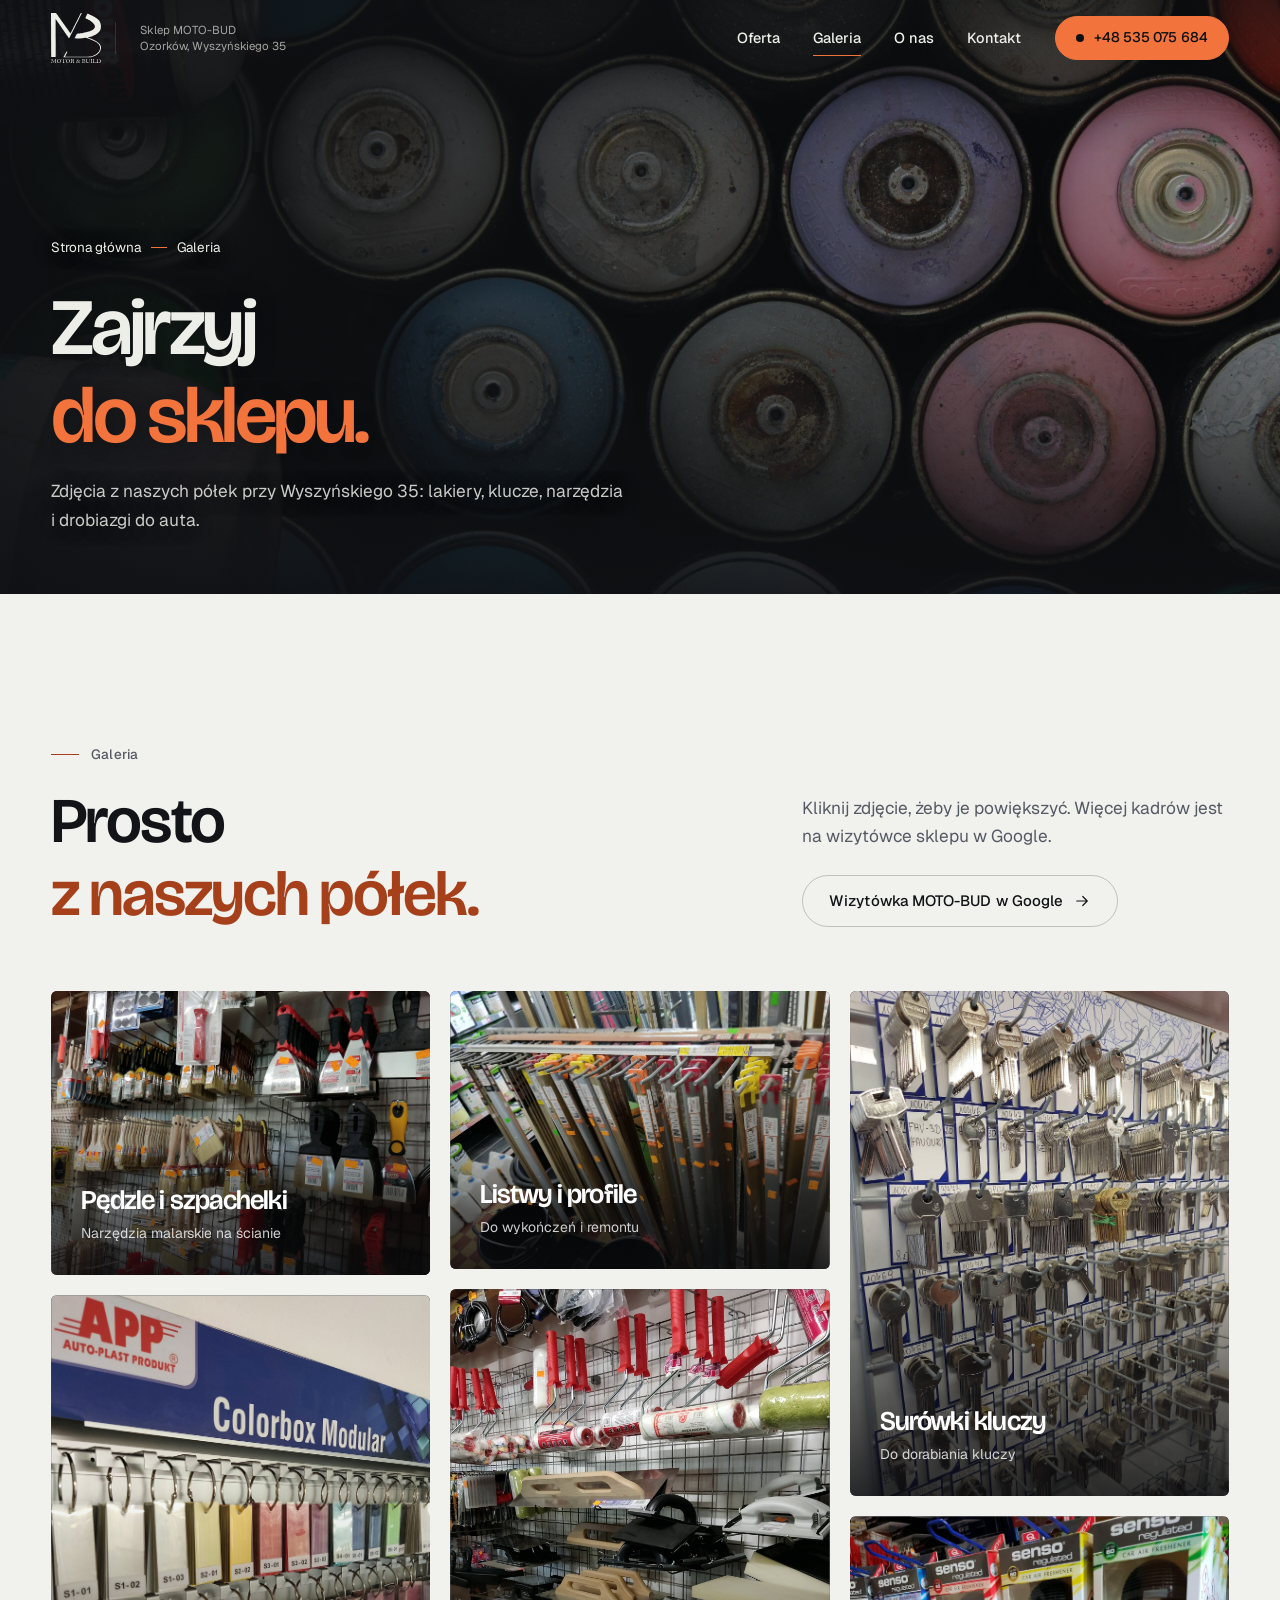
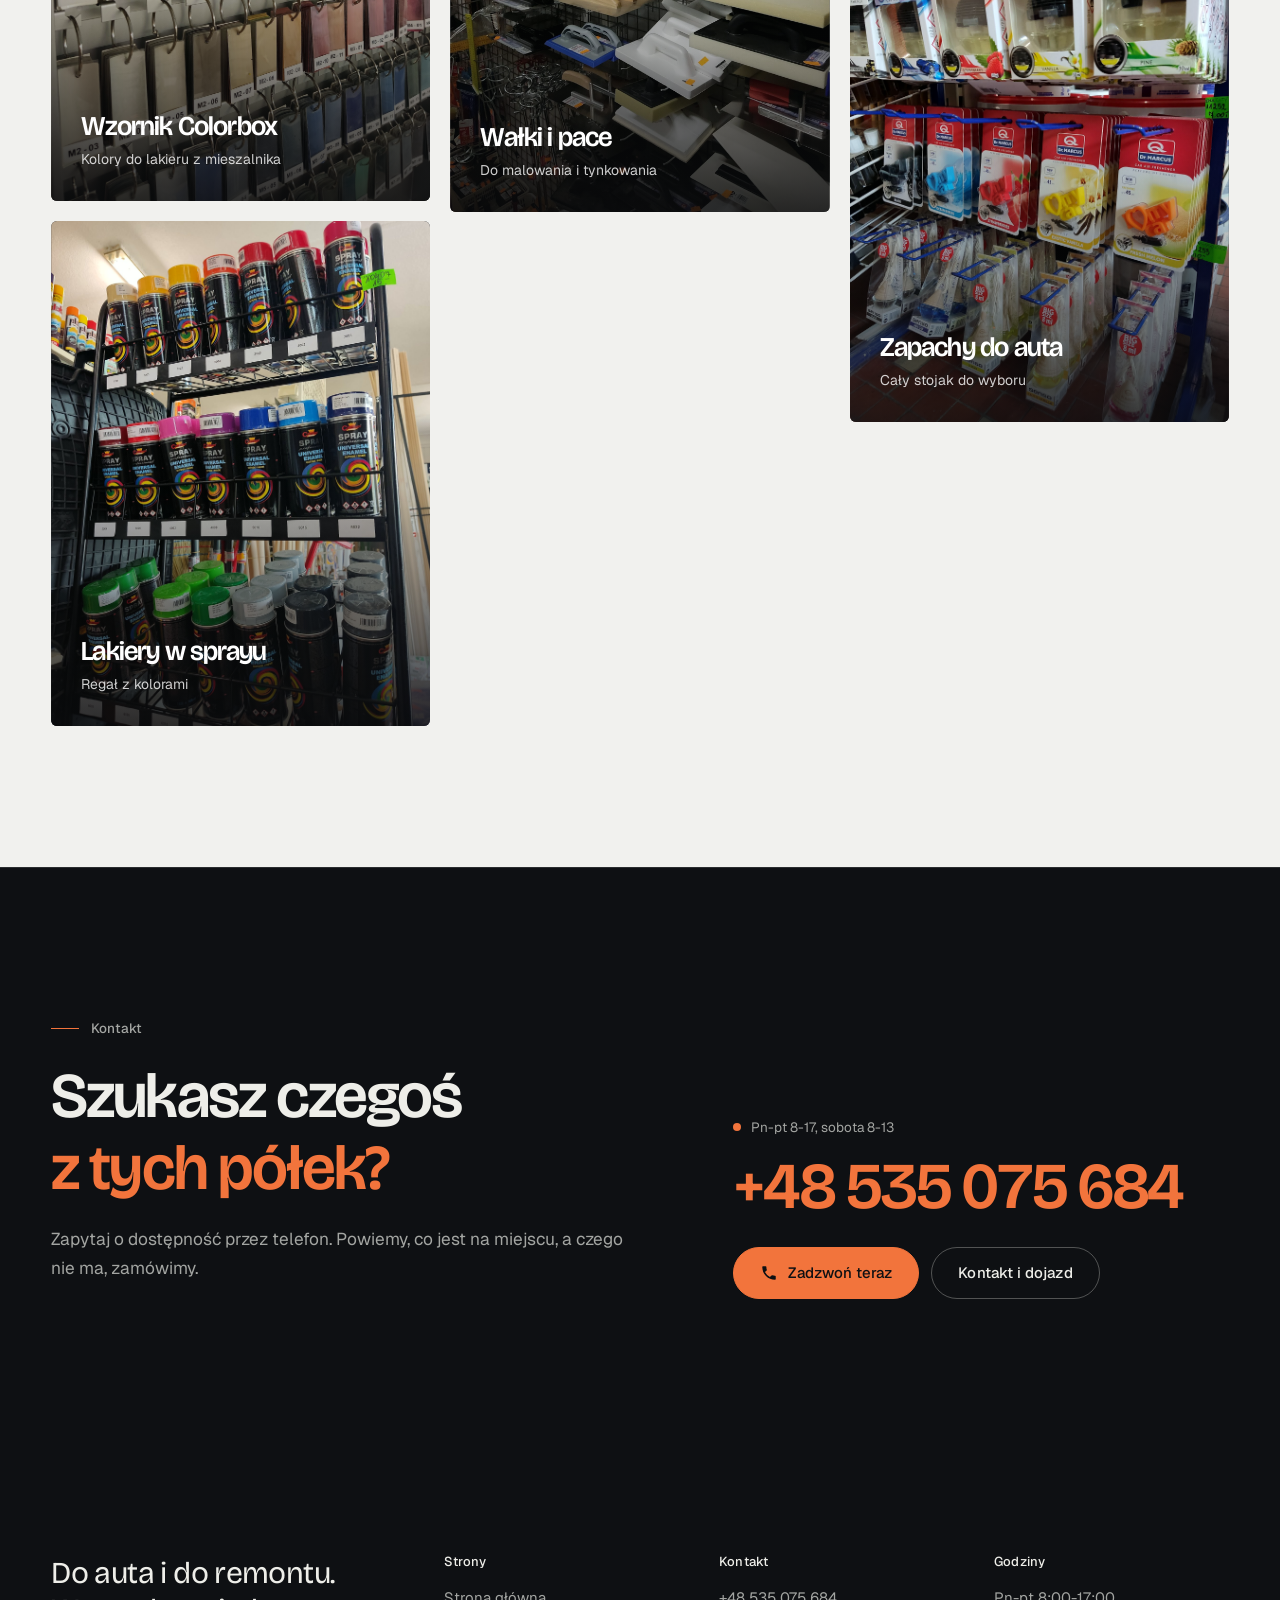
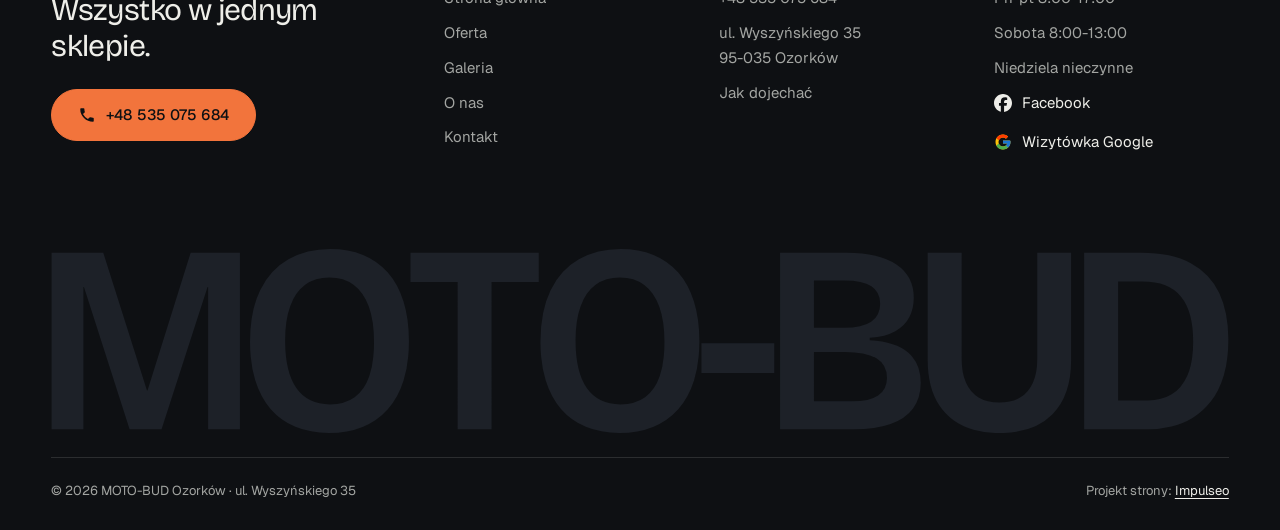
<file: realizacje.html>
<!DOCTYPE html>
<html lang="pl">
<head>
<meta charset="UTF-8">
<meta name="viewport" content="width=device-width, initial-scale=1.0">
<title>Galeria - MOTO-BUD Ozorków, sklep motoryzacyjno-budowlany</title>
<meta name="description" content="Zdjęcia ze sklepu MOTO-BUD w Ozorkowie: mieszalnik lakierów APP, spraye, surówki kluczy, narzędzia malarskie, listwy i zapachy do auta.">
<link rel="canonical" href="https://impulseo-pl.github.io/moto-bud-ozorkow/realizacje.html">
<meta name="robots" content="noindex, nofollow">
<meta name="theme-color" content="#0E1013">
<meta property="og:type" content="website">
<meta property="og:locale" content="pl_PL">
<meta property="og:site_name" content="MOTO-BUD Ozorków">
<meta property="og:title" content="Galeria - MOTO-BUD Ozorków, sklep motoryzacyjno-budowlany">
<meta property="og:description" content="Zdjęcia ze sklepu MOTO-BUD w Ozorkowie: mieszalnik lakierów APP, spraye, surówki kluczy, narzędzia malarskie, listwy i zapachy do auta.">
<meta property="og:url" content="https://impulseo-pl.github.io/moto-bud-ozorkow/realizacje.html">
<meta property="og:image" content="https://impulseo-pl.github.io/moto-bud-ozorkow/img/og.jpg">
<meta property="og:image:width" content="1200">
<meta property="og:image:height" content="630">
<meta name="twitter:card" content="summary_large_image">
<script>(function(){var d=document.documentElement;d.classList.add('js');try{if(!window.matchMedia('(prefers-reduced-motion: reduce)').matches)d.classList.add('anim');}catch(e){}setTimeout(function(){if(!d.classList.contains('anim-ok'))d.classList.remove('anim');},3500);})();</script>
<link rel="preload" as="image" href="img/ph1.jpg" fetchpriority="high">
<link rel="preconnect" href="https://fonts.googleapis.com">
<link rel="preconnect" href="https://fonts.gstatic.com" crossorigin>
<link href="https://fonts.googleapis.com/css2?family=Bricolage+Grotesque:opsz,wght@12..96,400..700&family=Geist:wght@400..600&display=swap" rel="stylesheet">
<link rel="stylesheet" href="assets/styles.css?v=20261030b">
<script src="assets/lenis.min.js?v=1.1.20" defer></script>
<script src="assets/main.js?v=20261030b" defer></script>
</head>
<body>
<a class="skip" href="#tresc">Przejdź do treści</a>
<header class="site-head">
<div class="head-in">
  <a class="brand" href="index.html" aria-label="MOTO-BUD Ozorków - strona główna">
    <span class="znak nav-logo"><svg class="wm" viewBox="0 0 2160 2160" role="img" aria-label="MOTO-BUD - logo Motor &amp; Build"><g transform="translate(0,2160) scale(.1,-.1)"><path pathLength="1" style="--i:0" d="M0 20243 c0 -747 5 -1538 10 -1757 6 -220 14 -1685 20 -3255 15 -4587 21 -5955 26 -5969 2 -7 4 -558 5 -1225 0 -667 4 -1846 9 -2622 5 -775 9 -1725 10 -2109 0 -443 4 -706 11 -717 9 -18 44 -19 967 -19 528 0 963 4 971 9 12 7 12 1095 2 7242 -13 8266 -14 9150 -8 9156 6 6 36 -33 137 -182 49 -71 103 -150 120 -175 17 -25 91 -133 165 -240 74 -107 148 -215 165 -240 103 -149 310 -450 371 -540 21 -30 78 -113 128 -185 49 -71 124 -179 165 -240 42 -60 116 -168 165 -240 49 -71 124 -179 165 -240 42 -60 116 -168 165 -240 49 -71 124 -179 165 -240 42 -60 116 -168 165 -240 49 -71 124 -179 165 -240 78 -114 138 -200 221 -320 26 -38 81 -117 120 -175 39 -58 94 -136 120 -175 96 -138 140 -202 210 -305 40 -58 94 -136 120 -175 83 -120 143 -206 221 -320 41 -60 116 -168 165 -240 49 -71 123 -179 165 -240 41 -60 116 -168 165 -240 49 -71 107 -155 127 -185 21 -30 63 -91 93 -135 102 -147 193 -279 231 -335 20 -30 78 -113 127 -185 49 -71 124 -179 165 -240 42 -60 116 -168 165 -240 49 -71 124 -179 165 -240 42 -60 116 -168 165 -240 49 -71 124 -179 165 -240 42 -60 116 -168 165 -240 50 -71 121 -175 158 -230 37 -55 85 -124 107 -152 l38 -53 133 0 c154 0 142 -7 207 125 25 50 201 401 393 780 517 1026 764 1515 1835 3640 172 341 446 886 610 1210 164 325 429 851 590 1170 161 319 431 855 600 1190 169 336 448 889 620 1230 172 341 404 801 516 1023 l203 402 -227 0 -228 0 -113 -222 c-62 -123 -192 -378 -288 -568 -97 -190 -236 -464 -311 -610 -74 -146 -208 -409 -297 -585 -89 -176 -224 -441 -300 -590 -76 -148 -202 -396 -280 -550 -78 -154 -204 -401 -280 -550 -161 -316 -376 -738 -590 -1160 -84 -165 -217 -426 -295 -580 -135 -265 -214 -420 -582 -1145 -213 -419 -415 -815 -576 -1130 -181 -355 -465 -914 -519 -1022 -25 -49 -48 -88 -53 -88 -5 0 -22 19 -37 43 -16 23 -52 74 -80 112 -65 91 -224 314 -358 505 -115 162 -188 266 -267 377 -125 176 -387 545 -498 703 -37 52 -125 176 -195 275 -70 99 -160 225 -198 280 -39 55 -96 136 -128 180 -31 44 -115 163 -187 265 -72 102 -155 219 -185 260 -29 41 -88 125 -131 185 -186 264 -329 465 -379 535 -29 41 -85 120 -124 175 -38 55 -127 181 -198 280 -154 216 -218 308 -311 440 -39 55 -129 181 -199 280 -70 99 -160 225 -198 280 -39 55 -96 136 -128 180 -260 367 -324 459 -368 520 -28 39 -87 122 -131 185 -44 63 -103 147 -131 185 -28 39 -83 117 -124 175 -41 58 -98 139 -128 180 -29 41 -85 120 -124 175 -99 141 -322 456 -386 545 -29 41 -85 120 -124 175 -38 55 -128 181 -198 280 -70 99 -160 225 -198 280 -39 55 -92 129 -117 165 -25 36 -79 112 -120 170 -40 58 -101 143 -135 190 -92 128 -116 162 -134 192 l-16 28 -1087 0 -1088 0 0 -1357z"/><path pathLength="1" style="--i:1" d="M15746 21325 c-7 -8 -24 -36 -37 -62 -12 -26 -61 -129 -109 -228 -48 -99 -118 -243 -155 -320 -65 -135 -152 -314 -295 -610 -37 -77 -104 -214 -148 -305 -43 -91 -105 -217 -136 -281 -31 -64 -56 -119 -56 -123 0 -4 44 -27 98 -52 130 -61 595 -292 707 -352 206 -110 292 -157 338 -184 26 -15 50 -28 52 -28 2 0 36 -19 77 -43 40 -24 80 -47 88 -51 19 -9 21 -10 236 -139 254 -154 253 -153 524 -334 291 -195 408 -277 567 -400 478 -370 874 -761 1105 -1091 177 -253 277 -468 344 -737 26 -102 26 -401 0 -505 -43 -180 -107 -322 -214 -478 -137 -200 -383 -427 -662 -613 -300 -200 -742 -418 -1162 -575 -77 -28 -119 -44 -155 -59 -87 -33 -407 -139 -588 -194 -127 -39 -293 -87 -325 -95 -26 -7 -70 -19 -205 -56 -44 -13 -96 -26 -115 -30 -31 -7 -108 -26 -300 -75 -68 -17 -161 -39 -260 -60 -41 -9 -102 -23 -135 -30 -95 -22 -287 -63 -425 -90 -47 -9 -114 -23 -150 -30 -71 -15 -175 -34 -315 -60 -49 -9 -124 -22 -165 -30 -156 -28 -533 -91 -720 -120 -58 -9 -145 -22 -195 -30 -49 -8 -142 -21 -205 -30 -63 -9 -158 -22 -210 -30 -234 -33 -436 -60 -675 -90 -71 -9 -182 -22 -245 -30 -63 -8 -161 -20 -218 -26 -67 -7 -109 -17 -122 -28 -10 -9 -62 -101 -116 -206 -53 -104 -127 -248 -164 -320 -37 -71 -107 -206 -155 -300 -48 -93 -118 -228 -155 -300 -149 -288 -232 -449 -320 -620 -50 -99 -96 -184 -101 -189 -5 -6 -9 -18 -9 -27 0 -28 137 -33 875 -34 918 0 1636 29 2455 101 439 38 1000 103 1296 150 127 20 153 18 252 -15 48 -16 195 -63 327 -106 132 -42 292 -95 355 -116 286 -97 442 -151 535 -184 55 -20 132 -47 170 -60 39 -13 95 -34 125 -45 30 -12 66 -25 80 -30 41 -13 209 -75 310 -115 93 -36 125 -48 205 -78 22 -8 75 -29 118 -46 42 -17 110 -44 150 -60 231 -93 708 -299 897 -388 145 -69 516 -254 605 -303 50 -27 108 -59 130 -70 403 -220 810 -493 1103 -742 353 -300 634 -643 794 -968 42 -86 76 -164 88 -200 5 -14 18 -50 30 -80 11 -30 25 -71 29 -90 5 -19 19 -73 31 -120 46 -180 62 -328 62 -595 0 -252 -6 -327 -48 -520 -40 -190 -148 -484 -226 -618 -15 -26 -28 -50 -28 -52 0 -19 -159 -266 -244 -380 -159 -212 -435 -503 -660 -694 -286 -244 -712 -536 -1041 -716 -38 -20 -92 -50 -120 -65 -174 -96 -666 -325 -775 -360 -14 -5 -50 -18 -80 -30 -279 -107 -611 -207 -825 -246 -153 -28 -423 -44 -1060 -61 -555 -15 -1044 -17 -3695 -18 -3012 0 -6325 19 -6344 36 -5 5 -5 13 1 21 6 7 41 72 78 143 63 121 95 183 245 470 32 61 88 169 125 240 37 72 92 177 123 235 30 58 81 156 113 218 88 168 169 322 244 467 120 228 114 210 94 307 -29 135 -114 166 -279 101 -87 -34 -111 -53 -138 -105 -27 -53 -87 -162 -112 -203 -9 -16 -31 -55 -47 -85 -17 -30 -44 -81 -62 -112 -17 -32 -45 -84 -62 -115 -18 -32 -35 -62 -39 -68 -4 -5 -24 -41 -45 -80 -73 -135 -109 -200 -126 -230 -10 -16 -27 -48 -39 -70 -12 -22 -35 -62 -50 -90 -15 -27 -44 -81 -65 -120 -21 -38 -41 -74 -45 -80 -4 -5 -22 -37 -40 -70 -18 -33 -45 -82 -60 -110 -15 -27 -44 -81 -65 -120 -21 -38 -46 -83 -56 -100 -10 -16 -27 -48 -39 -70 -12 -22 -35 -62 -50 -90 -15 -27 -44 -81 -65 -120 -21 -38 -41 -74 -45 -80 -7 -10 -20 -33 -105 -190 -21 -38 -47 -83 -57 -100 -33 -56 -40 -78 -26 -87 7 -4 2605 -8 5774 -8 6225 0 5834 -3 6074 51 52 11 111 24 130 29 157 35 589 171 810 254 19 8 53 21 75 29 324 122 812 343 1065 483 36 20 94 52 130 71 104 57 306 179 428 260 666 438 1123 915 1374 1433 87 179 113 238 153 340 20 52 40 106 46 118 5 13 18 52 29 85 11 34 25 76 30 94 30 89 76 281 94 388 8 50 20 119 27 155 17 89 17 584 0 665 -7 33 -19 101 -27 150 -23 131 -85 336 -144 475 -259 603 -756 1147 -1532 1673 -144 98 -476 302 -608 374 -30 17 -81 44 -112 62 -32 17 -83 45 -113 61 -69 38 -487 247 -580 290 -38 18 -99 46 -135 62 -36 17 -92 43 -125 58 -33 15 -120 53 -194 85 -74 31 -142 60 -150 65 -46 22 -314 133 -456 190 -38 15 -104 41 -145 58 -41 17 -104 42 -140 55 -60 23 -201 78 -292 113 -21 8 -56 21 -78 29 -22 8 -58 22 -80 30 -22 8 -57 21 -77 29 -21 8 -56 21 -78 29 -22 9 -80 30 -130 47 -49 17 -101 36 -115 42 -14 6 -36 14 -50 19 -14 4 -70 24 -125 44 -55 20 -134 47 -175 61 -81 27 -115 49 -89 58 8 3 41 10 74 15 33 6 103 19 155 31 52 11 113 25 135 30 197 42 536 126 745 184 30 9 66 18 80 22 152 39 718 220 860 274 30 12 66 25 80 30 14 4 36 12 50 18 29 11 76 30 175 67 263 101 748 325 980 454 50 28 97 53 105 57 80 38 420 255 600 383 314 222 711 593 924 861 111 140 251 340 296 425 6 11 26 47 45 80 59 101 173 338 195 405 5 14 18 50 30 80 90 236 154 502 192 800 17 140 18 724 0 880 -25 220 -70 474 -117 663 -49 190 -50 196 -120 417 -91 289 -145 426 -249 640 -62 128 -121 237 -142 261 -8 8 -14 18 -14 22 0 3 -21 36 -47 74 -360 527 -872 966 -1706 1461 -103 62 -190 112 -193 112 -2 0 -21 10 -42 23 -20 13 -67 40 -104 60 -38 20 -96 52 -130 71 -149 82 -334 176 -633 325 -382 190 -548 270 -920 441 -33 15 -90 42 -127 59 -38 17 -98 45 -135 62 -38 17 -86 39 -108 49 -123 57 -307 140 -310 140 -2 0 -47 20 -99 45 -53 25 -98 45 -101 45 -2 0 -42 17 -87 39 -46 21 -128 57 -182 81 -54 23 -108 47 -120 52 -88 45 -103 49 -120 33z"/><path pathLength="1" style="--i:2" d="M63 1663 c-8 -22 10 -34 58 -40 88 -11 156 -59 192 -133 22 -45 22 -46 19 -585 -2 -451 -6 -555 -20 -629 -26 -144 -86 -203 -216 -215 -57 -6 -61 -8 -58 -30 1 -14 4 -27 7 -29 2 -2 28 2 57 9 34 8 144 12 310 13 193 1 261 5 270 14 18 18 -6 32 -57 32 -84 0 -156 34 -187 88 -35 62 -41 151 -34 531 3 201 9 448 13 549 8 235 5 234 118 27 133 -245 187 -350 400 -770 100 -198 189 -379 198 -402 12 -30 23 -43 36 -43 18 0 30 19 76 125 7 17 20 46 28 65 9 19 28 62 42 95 32 71 150 309 225 450 29 55 73 138 98 185 24 47 59 112 77 145 97 180 131 244 147 277 20 41 36 55 48 42 5 -5 2 -121 -5 -259 -7 -137 -16 -369 -20 -515 -8 -346 -19 -469 -46 -514 -23 -39 -65 -62 -130 -72 -24 -4 -52 -11 -63 -16 -48 -25 11 -30 346 -30 409 1 368 -1 368 17 0 9 -14 16 -37 20 -52 9 -125 33 -143 48 -8 7 -24 25 -34 41 -17 27 -18 55 -13 535 5 495 17 747 39 805 29 73 82 103 211 121 38 5 48 10 45 23 -3 15 -29 17 -277 17 -233 0 -275 -2 -282 -15 -4 -8 -17 -35 -27 -60 -95 -215 -291 -619 -372 -765 -15 -27 -45 -81 -66 -120 -72 -132 -141 -240 -155 -243 -18 -3 -36 29 -199 353 -71 143 -146 289 -166 325 -101 182 -254 483 -254 499 0 32 -44 39 -303 44 -218 4 -260 2 -264 -10z"/><path pathLength="1" style="--i:3" d="M3335 1680 c-287 -48 -536 -238 -658 -500 -79 -171 -98 -277 -78 -441 26 -222 93 -363 240 -507 87 -86 197 -154 296 -183 39 -12 88 -28 110 -35 48 -16 315 -20 343 -4 9 5 46 16 82 25 231 56 470 267 582 512 118 261 83 575 -90 803 -117 155 -265 260 -438 311 -78 23 -303 34 -389 19z m213 -60 c208 -39 377 -234 452 -520 27 -105 28 -371 1 -480 -47 -189 -126 -339 -229 -431 -149 -134 -348 -158 -538 -67 -183 89 -277 251 -330 573 -52 308 32 612 221 800 113 112 261 156 423 125z"/><path pathLength="1" style="--i:4" d="M4552 1658 c-7 -8 -16 -49 -22 -91 -5 -41 -14 -104 -20 -139 -5 -35 -10 -87 -10 -115 0 -50 1 -53 25 -53 16 0 28 7 31 18 24 77 127 199 210 248 75 44 167 64 320 71 187 8 179 16 190 -183 5 -82 9 -376 9 -654 0 -502 0 -505 -22 -552 -42 -87 -128 -138 -233 -138 -27 0 -43 -5 -47 -15 -3 -9 -3 -19 0 -22 4 -3 200 -6 437 -6 319 0 434 3 443 12 18 18 -9 31 -63 31 -61 0 -142 23 -181 51 -80 57 -94 191 -94 899 0 283 4 528 8 544 l8 29 167 -6 c285 -10 356 -43 496 -229 31 -42 65 -79 74 -83 22 -8 45 24 37 53 -3 13 -10 84 -15 157 -6 73 -15 146 -20 161 l-11 27 -167 -9 c-215 -12 -1032 -12 -1317 0 -191 8 -222 7 -233 -6z"/><path pathLength="1" style="--i:5" d="M7190 1680 c-174 -28 -340 -117 -475 -254 -120 -122 -199 -262 -246 -436 -28 -102 -13 -309 33 -445 81 -244 300 -453 538 -510 36 -9 74 -21 85 -26 12 -6 82 -8 170 -6 167 4 242 20 373 82 211 99 399 311 475 535 62 181 55 387 -20 562 -34 81 -56 116 -131 209 -98 124 -222 210 -376 260 -79 26 -109 30 -231 34 -77 2 -165 0 -195 -5z m288 -76 c131 -49 229 -147 315 -314 121 -233 128 -569 19 -835 -35 -85 -112 -202 -169 -256 -96 -92 -189 -129 -323 -129 -172 0 -325 80 -418 220 -115 172 -183 545 -138 756 44 204 114 343 229 455 69 67 140 104 237 123 50 9 202 -3 248 -20z"/><path pathLength="1" style="--i:6" d="M8815 1680 c-170 -4 -332 -8 -358 -9 -44 -1 -48 -3 -45 -23 3 -20 11 -24 62 -30 74 -10 115 -33 143 -85 20 -36 24 -62 33 -234 12 -248 12 -918 -1 -1029 -15 -137 -64 -189 -181 -198 -58 -4 -91 -23 -67 -38 14 -8 737 -9 746 -1 15 16 -9 37 -42 37 -71 0 -124 20 -159 62 -29 34 -35 50 -45 126 -6 49 -11 192 -11 319 0 197 2 234 16 247 23 23 261 23 330 -1 153 -51 205 -138 258 -428 43 -233 61 -289 110 -334 24 -23 36 -25 197 -33 95 -5 202 -8 238 -6 58 3 66 5 66 23 0 17 -9 21 -56 26 -148 16 -229 108 -278 314 -33 136 -51 195 -74 245 -31 66 -114 143 -202 186 -41 20 -75 41 -75 45 0 5 28 17 63 28 173 56 228 89 293 176 55 73 69 120 68 220 -1 110 -21 159 -99 243 -134 145 -275 168 -930 152z m464 -51 c104 -18 168 -56 224 -131 56 -74 67 -110 67 -208 0 -76 -4 -98 -27 -146 -35 -74 -107 -145 -185 -182 -78 -36 -256 -65 -378 -60 l-85 3 -3 170 c-4 203 7 507 18 526 19 29 255 47 369 28z"/><path pathLength="1" style="--i:7" d="M11380 1631 c-110 -35 -195 -112 -226 -203 -22 -68 -16 -168 16 -233 29 -60 120 -185 161 -219 16 -14 29 -31 29 -38 0 -7 -42 -40 -92 -73 -101 -66 -265 -219 -292 -275 -61 -121 -72 -235 -34 -337 37 -96 160 -207 256 -228 17 -3 34 -11 37 -16 8 -12 252 -12 260 1 3 5 25 15 48 21 90 24 208 92 324 186 l57 46 18 -24 c9 -13 41 -58 70 -99 29 -41 69 -84 88 -97 19 -12 40 -27 47 -33 7 -5 49 -10 94 -10 62 0 94 5 128 21 177 80 258 145 206 166 -9 3 -23 -1 -33 -10 -40 -35 -102 -57 -160 -57 -50 0 -65 5 -104 33 -25 17 -57 46 -71 62 -33 40 -127 197 -127 212 0 7 15 34 33 60 43 65 47 72 114 201 69 135 69 135 110 193 56 81 134 129 208 129 38 0 62 22 43 38 -18 15 -584 16 -593 1 -12 -18 9 -30 73 -39 73 -10 84 -16 117 -60 43 -58 31 -137 -41 -285 -19 -38 -40 -79 -47 -90 -34 -57 -49 -75 -58 -69 -5 3 -30 38 -56 77 -86 133 -187 247 -361 403 l-43 39 78 81 c43 44 92 105 108 135 27 48 30 63 30 140 0 77 -3 90 -28 128 -76 115 -244 168 -387 122z m178 -67 c54 -27 99 -76 121 -131 20 -50 10 -140 -22 -204 -33 -65 -109 -149 -135 -149 -23 0 -154 129 -186 185 -41 69 -52 124 -36 180 17 59 52 102 105 126 55 25 92 24 153 -7z m-75 -733 c29 -27 69 -64 91 -82 70 -61 177 -192 247 -303 38 -60 69 -115 69 -121 0 -6 -28 -34 -62 -62 -214 -172 -423 -190 -575 -51 -83 78 -118 157 -118 273 0 118 35 194 132 286 59 57 131 109 150 109 8 0 38 -22 66 -49z"/><path pathLength="1" style="--i:8" d="M13965 1679 c-104 -4 -255 -6 -334 -4 -154 5 -179 -1 -160 -36 6 -12 21 -19 40 -19 44 0 98 -29 119 -62 10 -16 25 -75 35 -131 15 -91 17 -156 12 -592 -5 -485 -14 -624 -46 -682 -21 -39 -59 -63 -126 -78 -101 -23 -100 -22 -84 -41 12 -15 39 -16 254 -9 156 4 307 3 430 -5 165 -10 204 -10 295 4 58 9 125 23 148 31 150 53 289 213 311 357 31 219 -105 381 -397 474 -29 9 -51 21 -49 27 1 5 21 15 43 22 109 33 231 118 278 195 64 102 64 259 0 360 -48 77 -128 130 -255 170 -81 24 -257 31 -514 19z m377 -82 c65 -30 132 -86 155 -131 85 -163 36 -378 -104 -462 -93 -55 -251 -94 -384 -94 -95 0 -89 -24 -89 345 0 360 -2 349 68 360 20 4 44 8 52 10 8 2 67 2 130 1 99 -3 123 -7 172 -29z m-81 -751 c231 -37 339 -159 339 -378 0 -123 -29 -202 -107 -288 -82 -91 -167 -116 -366 -107 -153 7 -192 18 -214 60 -14 29 -15 66 -10 354 4 194 10 330 17 342 6 12 23 21 43 24 75 9 218 6 298 -7z"/><path pathLength="1" style="--i:9" d="M15027 1653 c-19 -18 -3 -31 49 -37 125 -14 161 -62 190 -246 4 -25 8 -245 9 -490 2 -464 5 -511 49 -611 39 -92 161 -185 291 -222 28 -8 70 -20 95 -28 55 -15 407 -24 423 -10 7 5 30 12 52 16 190 32 361 154 412 292 44 119 72 397 73 713 1 219 14 400 33 454 8 22 28 54 46 71 27 28 50 39 141 65 14 3 25 13 25 21 0 12 -49 14 -300 16 -169 2 -306 -1 -314 -6 -25 -16 6 -41 53 -42 55 -1 100 -18 136 -53 78 -73 95 -170 94 -531 -2 -404 -23 -603 -76 -707 -55 -107 -163 -177 -310 -203 -255 -45 -482 16 -588 159 -52 71 -67 121 -81 271 -16 178 -16 684 0 805 26 192 62 236 219 266 24 4 32 11 30 22 -3 15 -38 17 -374 20 -204 1 -373 -1 -377 -5z"/><path pathLength="1" style="--i:10" d="M17136 1663 c-7 -18 21 -43 49 -43 34 0 87 -27 107 -55 45 -61 49 -111 55 -675 3 -304 1 -582 -5 -643 -11 -132 -26 -153 -119 -172 -47 -9 -58 -15 -58 -31 0 -18 11 -19 320 -19 176 0 326 2 333 4 22 6 12 31 -15 37 -118 26 -142 39 -172 88 -32 52 -46 292 -46 771 0 473 8 574 52 626 33 38 93 69 136 69 42 0 66 23 48 44 -17 20 -678 19 -685 -1z"/><path pathLength="1" style="--i:11" d="M18064 1665 c-9 -23 20 -45 60 -45 67 -1 150 -58 186 -130 30 -60 40 -210 40 -597 0 -409 -12 -645 -36 -701 -33 -81 -117 -132 -215 -132 -48 0 -59 -17 -28 -43 26 -21 35 -21 249 3 113 12 679 12 957 0 123 -5 229 -7 237 -4 25 10 39 64 76 304 5 30 13 79 19 109 18 88 15 111 -13 111 -20 0 -30 -10 -50 -52 -33 -71 -145 -208 -218 -269 -115 -96 -200 -125 -390 -135 -184 -9 -239 -1 -285 39 -63 56 -66 72 -71 372 -2 149 1 431 6 627 l9 357 26 40 c33 50 110 89 195 97 67 7 76 12 62 34 -7 11 -69 14 -327 15 -175 2 -355 6 -400 10 -74 7 -83 6 -89 -10z"/><path pathLength="1" style="--i:12" d="M19780 1668 c0 -22 19 -35 65 -43 99 -18 127 -53 151 -182 15 -85 16 -136 11 -393 -14 -631 -33 -847 -78 -911 -26 -37 -92 -65 -171 -73 -71 -8 -90 -19 -67 -41 11 -10 63 -11 254 -4 180 7 263 6 330 -3 142 -20 562 -16 650 6 127 31 183 53 265 104 179 113 313 293 361 490 24 97 26 306 4 402 -53 228 -204 419 -420 528 -185 94 -392 125 -785 120 -124 -2 -303 1 -397 6 -152 8 -173 7 -173 -6z m883 -69 c143 -22 259 -72 350 -149 98 -85 189 -232 239 -386 20 -61 22 -89 22 -239 -1 -173 -6 -204 -56 -335 -54 -144 -198 -309 -321 -369 -107 -51 -174 -63 -337 -59 -121 3 -153 7 -190 24 -55 25 -110 81 -129 132 -20 52 -25 336 -12 624 26 558 34 704 42 726 5 12 19 27 31 32 32 13 275 12 361 -1z"/></g></svg></span>
    <span class="brand-sub">Sklep MOTO-BUD<br>Ozorków, Wyszyńskiego 35</span>
  </a>
  <nav class="nav-links" aria-label="Menu główne">
    <a class="nl" href="oferta.html">Oferta</a><a class="nl" href="realizacje.html" aria-current="page">Galeria</a><a class="nl" href="o-nas.html">O&nbsp;nas</a><a class="nl" href="kontakt.html">Kontakt</a>
    <a class="btn btn-copper nav-cta" href="tel:+48535075684"><span class="live" aria-hidden="true"></span>+48 535 075 684</a>
  </nav>
  <button class="burger" type="button" aria-label="Otwórz menu" aria-expanded="false" aria-controls="mnav"><span></span><span></span></button>
</div>
</header>
<div class="mnav" id="mnav">
  <div class="mnav-in">
    <a class="ml" href="index.html">Strona główna</a><a class="ml" href="oferta.html">Oferta</a><a class="ml" href="realizacje.html" aria-current="page">Galeria</a><a class="ml" href="o-nas.html">O&nbsp;nas</a><a class="ml" href="kontakt.html">Kontakt</a>
    <div class="mnav-foot">
      <span>Sklep czynny pn-pt 8-17, w&nbsp;sobotę 8-13</span>
      <a class="btn btn-copper" href="tel:+48535075684"><svg class="ico" width="16" height="16" viewBox="0 0 24 24" fill="none" aria-hidden="true"><path d="M6.6 10.8a15.5 15.5 0 0 0 6.6 6.6l2.2-2.2a1 1 0 0 1 1-.24 11.4 11.4 0 0 0 3.6.58 1 1 0 0 1 1 1V20a1 1 0 0 1-1 1A17 17 0 0 1 3 4a1 1 0 0 1 1-1h3.5a1 1 0 0 1 1 1c0 1.25.2 2.46.58 3.6a1 1 0 0 1-.25 1l-2.23 2.2Z" fill="currentColor"/></svg>+48 535 075 684</a>
    </div>
  </div>
</div>
<main id="tresc">
<section class="pagehead">
  <div class="pagehead-media"><img src="img/ph1.jpg" alt="Puszki farb w sprayu widziane z góry" width="1880" height="1253" decoding="async" fetchpriority="high"></div>
  <div class="ph-in">
    <p class="crumb up" style="--d:0"><a href="index.html">Strona główna</a><span class="sl" aria-hidden="true"></span>Galeria</p>
    <h1><span class="ln"><span class="ln-i" style="--k:0">Zajrzyj</span></span><span class="ln"><span class="ln-i" style="--k:1"><em>do sklepu.</em></span></span></h1>
    <p class="ph-lead up" style="--d:300">Zdjęcia z&nbsp;naszych półek przy Wyszyńskiego 35: lakiery, klucze, narzędzia i&nbsp;drobiazgi do auta.</p>
  </div>
</section>

<section class="sec">
  <div class="wrap">
    <div class="sec-head">
      <div>
        <p class="eyebrow rv">Galeria</p>
        <h2 class="h2 rv rv-h"><span class="ln"><span class="ln-i" style="--k:0">Prosto</span></span><span class="ln"><span class="ln-i" style="--k:1"><em>z&nbsp;naszych półek.</em></span></span></h2>
      </div>
      <div class="side rv" style="--d:120">
        <p class="lead">Kliknij zdjęcie, żeby je powiększyć. Więcej kadrów jest na wizytówce sklepu w&nbsp;Google.</p>
        <a class="btn btn-ghost" href="https://maps.google.com/?cid=6920480624333375373" target="_blank" rel="noopener">Wizytówka MOTO-BUD w&nbsp;Google<svg class="ico arr" width="18" height="18" viewBox="0 0 24 24" fill="none" stroke="currentColor" stroke-width="1.6" stroke-linecap="round" stroke-linejoin="round" aria-hidden="true"><path d="M5 12h14M13 6l6 6-6 6"/></svg></a>
      </div>
    </div>
    <div class="masonry">
      <a class="tile rv-img rv" style="--d:0" href="img/g1.jpg" data-lb="Pędzle i szpachelki - Narzędzia malarskie na ścianie">
        <img src="img/g1.jpg" alt="Pędzle i szpachelki - sklep MOTO-BUD Ozorków" width="1600" height="1200" decoding="async">
        <span class="tile-cap"><h3>Pędzle i&nbsp;szpachelki</h3><span>Narzędzia malarskie na ścianie</span></span>
      </a><a class="tile rv-img rv" style="--d:110" href="img/about.jpg" data-lb="Wzornik Colorbox - Kolory do lakieru z mieszalnika">
        <img src="img/about.jpg" alt="Wzornik Colorbox - sklep MOTO-BUD Ozorków" width="1600" height="2133" decoding="async">
        <span class="tile-cap"><h3>Wzornik Colorbox</h3><span>Kolory do lakieru z&nbsp;mieszalnika</span></span>
      </a><a class="tile rv-img rv" style="--d:220" href="img/g3.jpg" data-lb="Lakiery w sprayu - Regał z kolorami">
        <img src="img/g3.jpg" alt="Lakiery w sprayu - sklep MOTO-BUD Ozorków" width="1600" height="2133" loading="lazy" decoding="async">
        <span class="tile-cap"><h3>Lakiery w&nbsp;sprayu</h3><span>Regał z&nbsp;kolorami</span></span>
      </a><a class="tile rv-img rv" style="--d:0" href="img/g2.jpg" data-lb="Listwy i profile - Do wykończeń i remontu">
        <img src="img/g2.jpg" alt="Listwy i profile - sklep MOTO-BUD Ozorków" width="1534" height="1126" decoding="async">
        <span class="tile-cap"><h3>Listwy i&nbsp;profile</h3><span>Do wykończeń i&nbsp;remontu</span></span>
      </a><a class="tile rv-img rv" style="--d:110" href="img/g5.jpg" data-lb="Wałki i pace - Do malowania i tynkowania">
        <img src="img/g5.jpg" alt="Wałki i pace - sklep MOTO-BUD Ozorków" width="1464" height="2018" decoding="async">
        <span class="tile-cap"><h3>Wałki i&nbsp;pace</h3><span>Do malowania i&nbsp;tynkowania</span></span>
      </a><a class="tile rv-img rv" style="--d:220" href="img/g4.jpg" data-lb="Surówki kluczy - Do dorabiania kluczy">
        <img src="img/g4.jpg" alt="Surówki kluczy - sklep MOTO-BUD Ozorków" width="1600" height="2133" decoding="async">
        <span class="tile-cap"><h3>Surówki kluczy</h3><span>Do dorabiania kluczy</span></span>
      </a><a class="tile rv-img rv" style="--d:0" href="img/g6.jpg" data-lb="Zapachy do auta - Cały stojak do wyboru">
        <img src="img/g6.jpg" alt="Zapachy do auta - sklep MOTO-BUD Ozorków" width="1600" height="2133" decoding="async">
        <span class="tile-cap"><h3>Zapachy do auta</h3><span>Cały stojak do wyboru</span></span>
      </a>
    </div>
  </div>
</section>
<section class="cta-band dark">
  <div class="wrap cta-grid">
    <div>
      <p class="eyebrow rv">Kontakt</p>
      <h2 class="h2 rv rv-h"><span class="ln"><span class="ln-i" style="--k:0">Szukasz czegoś</span></span><span class="ln"><span class="ln-i" style="--k:1"><em>z&nbsp;tych półek?</em></span></span></h2>
      <p class="lead rv" style="--d:120">Zapytaj o&nbsp;dostępność przez telefon. Powiemy, co jest na miejscu, a&nbsp;czego nie ma, zamówimy.</p>
    </div>
    <div class="cta-side rv" style="--d:180">
      <span class="lbl"><span class="live" aria-hidden="true"></span>Pn-pt 8-17, sobota 8-13</span>
      <a class="cta-phone" href="tel:+48535075684">+48 535 075 684</a>
      <div class="cta-row">
        <a class="btn btn-copper" href="tel:+48535075684"><svg class="ico" width="16" height="16" viewBox="0 0 24 24" fill="none" aria-hidden="true"><path d="M6.6 10.8a15.5 15.5 0 0 0 6.6 6.6l2.2-2.2a1 1 0 0 1 1-.24 11.4 11.4 0 0 0 3.6.58 1 1 0 0 1 1 1V20a1 1 0 0 1-1 1A17 17 0 0 1 3 4a1 1 0 0 1 1-1h3.5a1 1 0 0 1 1 1c0 1.25.2 2.46.58 3.6a1 1 0 0 1-.25 1l-2.23 2.2Z" fill="currentColor"/></svg>Zadzwoń teraz</a>
        <a class="btn btn-ghost" href="kontakt.html">Kontakt i&nbsp;dojazd</a>
      </div>
    </div>
  </div>
</section>
</main>
<footer class="site-foot">
  <div class="wrap">
    <div class="foot-top">
      <div>
        <p class="foot-claim">Do auta i&nbsp;do remontu. Wszystko w&nbsp;jednym sklepie.</p>
        <a class="btn btn-copper" href="tel:+48535075684"><svg class="ico" width="16" height="16" viewBox="0 0 24 24" fill="none" aria-hidden="true"><path d="M6.6 10.8a15.5 15.5 0 0 0 6.6 6.6l2.2-2.2a1 1 0 0 1 1-.24 11.4 11.4 0 0 0 3.6.58 1 1 0 0 1 1 1V20a1 1 0 0 1-1 1A17 17 0 0 1 3 4a1 1 0 0 1 1-1h3.5a1 1 0 0 1 1 1c0 1.25.2 2.46.58 3.6a1 1 0 0 1-.25 1l-2.23 2.2Z" fill="currentColor"/></svg>+48 535 075 684</a>
      </div>
      <div>
        <h4>Strony</h4>
        <ul><li><a href="index.html">Strona główna</a></li><li><a href="oferta.html">Oferta</a></li><li><a href="realizacje.html">Galeria</a></li><li><a href="o-nas.html">O&nbsp;nas</a></li><li><a href="kontakt.html">Kontakt</a></li></ul>
      </div>
      <div>
        <h4>Kontakt</h4>
        <ul>
          <li><a href="tel:+48535075684">+48 535 075 684</a></li>
          <li>ul.&nbsp;Wyszyńskiego 35<br>95-035 Ozorków</li>
          <li><a href="https://maps.google.com/?cid=6920480624333375373" target="_blank" rel="noopener">Jak dojechać</a></li>
        </ul>
      </div>
      <div>
        <h4>Godziny</h4>
        <ul>
          <li>Pn-pt 8:00-17:00</li>
          <li>Sobota 8:00-13:00</li>
          <li>Niedziela nieczynne</li>
          <li><a class="soc" href="https://www.facebook.com/p/Moto-Bud-Ozork%C3%B3w-100063483253177/?locale=pl_PL" target="_blank" rel="noopener" aria-label="MOTO-BUD Ozorków na Facebooku"><svg viewBox="0 0 24 24" width="18" height="18" aria-hidden="true" focusable="false"><path d="M9.101 23.691v-7.98H6.627v-3.667h2.474v-1.58c0-4.085 1.848-5.978 5.858-5.978.401 0 .955.042 1.468.103a8.68 8.68 0 0 1 1.141.195v3.325a8.623 8.623 0 0 0-.653-.036 26.805 26.805 0 0 0-.733-.009c-.707 0-1.259.096-1.675.309a1.686 1.686 0 0 0-.679.622c-.258.42-.374.995-.374 1.752v1.297h3.919l-.386 2.103-.287 1.564h-3.246v8.245C19.396 23.238 24 18.179 24 12.044c0-6.627-5.373-12-12-12s-12 5.373-12 12c0 5.628 3.874 10.35 9.101 11.647Z" fill="currentColor"/></svg>Facebook</a></li>
          <li><a class="soc" href="https://maps.google.com/?cid=6920480624333375373" target="_blank" rel="noopener" aria-label="Wizytówka MOTO-BUD Ozorków w Google"><svg class="g-logo" viewBox="0 0 48 48" aria-hidden="true"><path fill="#FFC107" d="M43.6 20.5H42V20H24v8h11.3C33.7 32.7 29.2 36 24 36c-6.6 0-12-5.4-12-12s5.4-12 12-12c3.1 0 5.8 1.2 7.9 3.1l5.7-5.7C34 6.1 29.3 4 24 4 12.9 4 4 12.9 4 24s8.9 20 20 20 20-8.9 20-20c0-1.3-.1-2.4-.4-3.5z"/><path fill="#FF3D00" d="m6.3 14.7 6.6 4.8C14.7 15.1 19 12 24 12c3.1 0 5.8 1.2 7.9 3.1l5.7-5.7C34 6.1 29.3 4 24 4 16.3 4 9.7 8.3 6.3 14.7z"/><path fill="#4CAF50" d="M24 44c5.2 0 9.9-2 13.4-5.2l-6.2-5.2A11.9 11.9 0 0 1 24 36c-5.2 0-9.6-3.3-11.3-7.9l-6.5 5C9.5 39.6 16.2 44 24 44z"/><path fill="#1976D2" d="M43.6 20.5H42V20H24v8h11.3a12 12 0 0 1-4.1 5.6l6.2 5.2C37 39.2 44 34 44 24c0-1.3-.1-2.4-.4-3.5z"/></svg>Wizytówka Google</a></li>
        </ul>
      </div>
    </div>
    <div class="foot-mark" aria-hidden="true"><svg class="wm-foot" viewBox="44 -674 4403 691" aria-hidden="true" focusable="false"><path d="M46 0V-660H239.3L402.7 -145H404.7L566 -660H750.3V0H631.3V-532H629.3L457.3 0H337.7L167 -532.3H165V0ZM1083.3 14Q1012.7 14 957.7 -9Q902.7 -32 864.8 -75.8Q827 -119.7 807.5 -183Q788 -246.3 788 -326.7Q788 -443.3 826 -520.2Q864 -597 931.8 -635.3Q999.7 -673.7 1088 -673.7Q1156.3 -673.7 1210.7 -651.5Q1265 -629.3 1303.3 -585.7Q1341.7 -542 1362 -477.3Q1382.3 -412.7 1382.3 -328.7Q1382.3 -246.7 1362.2 -182.7Q1342 -118.7 1303.2 -75Q1264.3 -31.3 1208.8 -8.7Q1153.3 14 1083.3 14ZM1086.7 -93Q1142.7 -93 1179.3 -119.5Q1216 -146 1233.8 -197.8Q1251.7 -249.7 1251.7 -325.7Q1251.7 -404.3 1232.5 -457.8Q1213.3 -511.3 1176.3 -539.3Q1139.3 -567.3 1084.7 -567.3Q1031.3 -567.3 994.3 -540.2Q957.3 -513 938.3 -460.3Q919.3 -407.7 919.3 -331.3Q919.3 -272.7 930 -227.8Q940.7 -183 961.8 -153Q983 -123 1014.2 -108Q1045.3 -93 1086.7 -93ZM1564.3 0V-660H1691.3V0ZM1388 -550.3V-660H1867.7V-550.3ZM2169.3 14Q2098.7 14 2043.7 -9Q1988.7 -32 1950.8 -75.8Q1913 -119.7 1893.5 -183Q1874 -246.3 1874 -326.7Q1874 -443.3 1912 -520.2Q1950 -597 2017.8 -635.3Q2085.7 -673.7 2174 -673.7Q2242.3 -673.7 2296.7 -651.5Q2351 -629.3 2389.3 -585.7Q2427.7 -542 2448 -477.3Q2468.3 -412.7 2468.3 -328.7Q2468.3 -246.7 2448.2 -182.7Q2428 -118.7 2389.2 -75Q2350.3 -31.3 2294.8 -8.7Q2239.3 14 2169.3 14ZM2172.7 -93Q2228.7 -93 2265.3 -119.5Q2302 -146 2319.8 -197.8Q2337.7 -249.7 2337.7 -325.7Q2337.7 -404.3 2318.5 -457.8Q2299.3 -511.3 2262.3 -539.3Q2225.3 -567.3 2170.7 -567.3Q2117.3 -567.3 2080.3 -540.2Q2043.3 -513 2024.3 -460.3Q2005.3 -407.7 2005.3 -331.3Q2005.3 -272.7 2016 -227.8Q2026.7 -183 2047.8 -153Q2069 -123 2100.2 -108Q2131.3 -93 2172.7 -93ZM2476 -210V-322H2748.3V-210ZM2770 0V-660H3019Q3080 -660 3126.5 -648.8Q3173 -637.7 3205 -616.2Q3237 -594.7 3253.5 -563.3Q3270 -532 3270 -490.7Q3270 -452 3253.7 -419.5Q3237.3 -387 3201 -366.7Q3164.7 -346.3 3105.3 -341.7V-333Q3203.7 -327.3 3249.8 -286.2Q3296 -245 3296 -173.7Q3296 -116.3 3267.3 -78Q3238.7 -39.7 3183.2 -19.8Q3127.7 0 3044.7 0ZM2896.7 -104.3H3040Q3103.7 -104.3 3136.7 -126.5Q3169.7 -148.7 3169.7 -192Q3169.7 -241.3 3130.3 -265.2Q3091 -289 3012.3 -289H2896.7ZM2896.7 -379.3H3010.3Q3077 -379.3 3110.7 -402.2Q3144.3 -425 3144.3 -469.7Q3144.3 -513.7 3111.5 -535Q3078.7 -556.3 3011.3 -556.3H2896.7ZM3590 14.3Q3536.7 14.3 3493.7 2Q3450.7 -10.3 3418.7 -33.5Q3386.7 -56.7 3365.2 -89.5Q3343.7 -122.3 3332.8 -164.5Q3322 -206.7 3322 -256.7V-660H3449V-264Q3449 -211.7 3465 -174.8Q3481 -138 3512.2 -119Q3543.3 -100 3590 -100Q3638 -100 3669 -119.2Q3700 -138.3 3715.8 -174.8Q3731.7 -211.3 3731.7 -264V-660H3858.3V-256.7Q3858.3 -126.7 3788.8 -56.2Q3719.3 14.3 3590 14.3ZM3967.7 0V-107.7H4146.3Q4196.7 -107.7 4234.5 -130.7Q4272.3 -153.7 4293.5 -202.2Q4314.7 -250.7 4314.7 -328Q4314.7 -383.7 4303.5 -425.7Q4292.3 -467.7 4269.3 -495.8Q4246.3 -524 4210.5 -538.2Q4174.7 -552.3 4124.7 -552.3H3967.7V-660H4120Q4233.7 -660 4305.8 -621Q4378 -582 4412.2 -509.5Q4446.3 -437 4446.3 -336.3Q4446.3 -258.3 4429.2 -201.3Q4412 -144.3 4381.8 -105.3Q4351.7 -66.3 4313.7 -43.3Q4275.7 -20.3 4233.3 -10.2Q4191 0 4149.7 0ZM3907 0V-660H4034V0Z"/></svg></div>
    <div class="foot-bottom">
      <span>© 2026 MOTO-BUD Ozorków · ul.&nbsp;Wyszyńskiego 35</span>
      <span>Projekt strony: <a class="foot-credit" href="https://impulseo.pl" target="_blank" rel="noopener">Impulseo</a></span>
    </div>
  </div>
</footer>
<div class="sticky-call">
  <a class="btn btn-copper" href="tel:+48535075684"><svg class="ico" width="16" height="16" viewBox="0 0 24 24" fill="none" aria-hidden="true"><path d="M6.6 10.8a15.5 15.5 0 0 0 6.6 6.6l2.2-2.2a1 1 0 0 1 1-.24 11.4 11.4 0 0 0 3.6.58 1 1 0 0 1 1 1V20a1 1 0 0 1-1 1A17 17 0 0 1 3 4a1 1 0 0 1 1-1h3.5a1 1 0 0 1 1 1c0 1.25.2 2.46.58 3.6a1 1 0 0 1-.25 1l-2.23 2.2Z" fill="currentColor"/></svg>Zadzwoń</a>
  <a class="btn btn-ghost" href="kontakt.html">Kontakt i&nbsp;dojazd</a>
</div>
<div class="demo-wazne" data-do="2026-11-04" data-cykl="3" hidden><svg class="dw-ico" width="13" height="13" viewBox="0 0 24 24" fill="none" aria-hidden="true"><circle cx="12" cy="12" r="8.6" stroke="currentColor" stroke-width="1.8"/><path d="M12 7.2V12l3.3 2" stroke="currentColor" stroke-width="1.8" stroke-linecap="round"/></svg><span class="dw-txt"></span></div>
</body>
</html>
</file>
<file: assets/styles.css>
/* MOTO-BUD Ozorków - sklep motoryzacyjno-budowlany. Projekt strony: Impulseo, 10.2026.
   Paleta: grafit + pomarańcz lakieru. Krój: Bricolage Grotesque + Geist. */
:root{
  --ink:#0E1013;--ink-2:#15181D;--ink-3:#1D2128;--ink-line:rgba(238,238,233,.13);
  --paper:#F1F1EE;--paper-2:#E7E8E4;--line:rgba(18,20,24,.12);
  --text:#121418;--muted:#555B64;
  --on-dark:#EEEEE9;--on-dark-2:#A3A5A2;
  --accent:#F2743C;--accent-d:#A6401A;--accent-soft:rgba(242,116,60,.14);
  --paper-3:#FFFFFF;
  --f-display:"Bricolage Grotesque","Geist",system-ui,sans-serif;
  --f-body:"Geist",system-ui,-apple-system,"Segoe UI",sans-serif;
  --expo:cubic-bezier(.16,1,.3,1);--ease:cubic-bezier(.16,.84,.44,1);--in:cubic-bezier(.7,0,.84,0);
  --wrap:min(1320px, 100% - clamp(40px, 8vw, 128px));
  --nav-h:76px;
  --img-zoom:1.05;--img-dur:1.4s;--img-rest:brightness(1);--img-hot:brightness(1.08);
}
*,*::before,*::after{box-sizing:border-box}
html{-webkit-text-size-adjust:100%;background:var(--ink)}
html.lenis,html.lenis body{height:auto}
.lenis.lenis-smooth [data-lenis-prevent]{overscroll-behavior:contain}
.lenis.lenis-stopped{overflow:clip}
.lenis.lenis-smooth iframe{pointer-events:none}
body{margin:0;font-family:var(--f-body);font-size:17px;line-height:1.65;color:var(--text);background:var(--paper);-webkit-font-smoothing:antialiased;-moz-osx-font-smoothing:grayscale;overflow-x:clip}
img{display:block;max-width:100%;height:auto}
a{color:inherit;text-decoration:none}
p{margin:0 0 1em;max-width:62ch}
ul,ol{margin:0}
h1,h2,h3{font-family:var(--f-display);font-weight:600;letter-spacing:-.03em;margin:0;font-variation-settings:"opsz" 96;text-wrap:balance}
h2 em,h1 em{font-style:normal;color:var(--accent-d)}
.dark h1 em,.dark h2 em,.dark-2 h2 em,.hero h1 em,.pagehead h1 em,.stopklatka h2 em{color:var(--accent)}
::selection{background:var(--accent);color:var(--ink)}
:focus-visible{outline:2px solid var(--accent);outline-offset:3px}
.skip{position:absolute;left:12px;top:-60px;z-index:300;background:var(--accent);color:var(--ink);padding:10px 16px;border-radius:8px;font-weight:500}
.skip:focus{top:12px}
.wrap{width:var(--wrap);margin-inline:auto}
.sec{padding:clamp(88px, 11vw, 168px) 0}
.dark{background:var(--ink);color:var(--on-dark)}
.dark-2{background:var(--ink-2);color:var(--on-dark)}
.paper-2{background:var(--paper-2)}
.nw{white-space:nowrap}
.ico{width:18px;height:18px;flex:none}

/* ---------- nagłówki sekcji ---------- */
.eyebrow{display:inline-flex;align-items:center;gap:12px;font-size:13.5px;font-weight:500;letter-spacing:.01em;color:var(--muted);margin:0 0 24px}
.eyebrow::before{content:"";width:28px;height:1px;background:var(--accent-d)}
.dark .eyebrow,.dark-2 .eyebrow,.stopklatka .eyebrow,.proces .eyebrow{color:var(--on-dark-2)}
.dark .eyebrow::before,.dark-2 .eyebrow::before,.stopklatka .eyebrow::before,.proces .eyebrow::before{background:var(--accent)}
.h2{font-size:clamp(2.3rem, 1.1rem + 3.6vw, 4.4rem);line-height:1.02}
.ln{display:block;overflow:hidden;padding:.12em 0 .14em;margin:-.12em 0 -.14em}
.ln-i{display:block}
.lead{font-size:1.08rem;color:var(--muted);max-width:52ch}
.dark .lead,.dark-2 .lead{color:var(--on-dark-2)}
.sec-head{display:grid;grid-template-columns:minmax(0,1.25fr) minmax(0,.75fr);gap:40px;align-items:end;margin-bottom:clamp(44px, 5vw, 72px)}
.sec-head .lead{margin:0}
.sec-head .side{display:flex;flex-direction:column;gap:24px;align-items:flex-start}

/* ---------- przyciski (klocki: jedna reakcja na kursor dla wszystkich) ---------- */
.btn{position:relative;isolation:isolate;overflow:hidden;display:inline-flex;align-items:center;justify-content:center;gap:10px;min-height:52px;padding:7px 26px;border-radius:999px;border:1px solid transparent;font:500 15px/1.1 var(--f-body);letter-spacing:.005em;cursor:pointer;white-space:nowrap;transition:background-color .72s var(--ease),color .72s var(--ease),border-color .72s var(--ease),box-shadow .72s var(--ease)}
.btn::after,.card::after,.faq-item::after,.op-google::after{content:"";position:absolute;inset:0;z-index:-1;pointer-events:none;background:linear-gradient(105deg,transparent 30%,rgba(255,255,255,.26) 50%,transparent 70%);transform:translateX(-120%);transition:transform .72s var(--ease)}
.btn-copper{background:var(--accent);color:var(--ink);border-color:var(--accent)}
.btn-ghost{background:transparent;color:var(--text);border-color:rgba(18,20,24,.22)}
.dark .btn-ghost,.dark-2 .btn-ghost,.hero .btn-ghost,.stopklatka .btn-ghost,.pagehead .btn-ghost,.site-foot .btn-ghost,.sticky-call .btn-ghost{color:var(--on-dark);border-color:rgba(238,238,233,.3)}
.btn .arr{transition:transform .72s var(--ease)}
@media (hover:hover){
  .btn:hover,.card:hover,.faq-item:hover,.op-google:hover{background-color:var(--accent-d);color:#fff;border-color:var(--accent-d);box-shadow:0 0 0 4px rgba(242,116,60,.2)}
  .btn:hover::after,.card:hover::after,.faq-item:hover::after,.op-google:hover::after{transform:translateX(120%)}
}

/* ---------- pasek nawigacji ---------- */
.site-head{position:fixed;left:0;right:0;top:0;z-index:100;height:var(--nav-h);color:var(--on-dark);transition:transform .6s var(--expo)}
.site-head::before{content:"";position:absolute;inset:0;z-index:-1;background-color:rgba(14,16,19,0);border-bottom:1px solid transparent;transition:background-color .5s var(--ease),border-color .5s var(--ease)}
.site-head.is-scrolled::before{background-color:rgba(14,16,19,.86);border-bottom-color:var(--ink-line);-webkit-backdrop-filter:blur(14px) saturate(140%);backdrop-filter:blur(14px) saturate(140%)}
.site-head.is-hidden{transform:translateY(-100%)}
.head-in{width:var(--wrap);height:100%;margin-inline:auto;display:flex;align-items:center;justify-content:space-between;gap:24px}
.brand{display:flex;align-items:center;gap:14px;flex:none}
.znak{display:block;width:50px;height:50px}
.wm{display:block;width:100%;height:100%;overflow:visible}
.wm path{fill:currentColor}
.brand-sub{font-size:11.5px;line-height:1.35;color:var(--on-dark-2);padding-left:24px;border-left:1px solid var(--ink-line)}
.nav-links{display:flex;align-items:center;gap:clamp(20px, 2.6vw, 38px)}
.nl{position:relative;font-size:14.5px;font-weight:500;padding:8px 0;color:var(--on-dark)}
.nl::after{content:"";position:absolute;left:0;right:0;bottom:2px;height:1px;background:var(--accent);transform:scaleX(0);transform-origin:right;transition:transform .55s var(--ease)}
.nl:hover::after,.nl[aria-current="page"]::after{transform:scaleX(1);transform-origin:left}
.nav-cta{min-height:44px;padding:10px 20px;font-size:14px}
.live{width:8px;height:8px;border-radius:50%;background:var(--accent);flex:none;animation:live 2.4s var(--ease) infinite}
.btn-copper .live{background:var(--ink)}
@keyframes live{0%{box-shadow:0 0 0 0 rgba(242,116,60,.55)}70%{box-shadow:0 0 0 10px rgba(242,116,60,0)}100%{box-shadow:0 0 0 0 rgba(242,116,60,0)}}
.burger{display:none;width:48px;height:48px;border-radius:50%;border:1px solid var(--ink-line);background:transparent;color:var(--on-dark);cursor:pointer;position:relative}
.burger span{position:absolute;left:15px;right:15px;height:1.5px;background:currentColor;transition:transform .5s var(--expo),top .5s var(--expo)}
.burger span:nth-child(1){top:19px}
.burger span:nth-child(2){top:27px}
.menu-open .burger span:nth-child(1){top:23px;transform:rotate(45deg)}
.menu-open .burger span:nth-child(2){top:23px;transform:rotate(-45deg)}
.mnav{position:fixed;inset:0;z-index:99;background:var(--ink);color:var(--on-dark);padding:calc(var(--nav-h) + 32px) 0 32px;display:flex;flex-direction:column;visibility:hidden;clip-path:inset(0 0 100% 0);transition:clip-path .7s var(--expo),visibility 0s .7s}
.menu-open .mnav{visibility:visible;clip-path:inset(0 0 0 0);transition:clip-path .7s var(--expo)}
.mnav-in{width:var(--wrap);margin-inline:auto;display:flex;flex-direction:column;height:100%}
.mnav a.ml{display:block;font-family:var(--f-display);font-size:clamp(2.2rem, 1.2rem + 5vw, 3.2rem);font-weight:600;letter-spacing:-.03em;line-height:1.2;padding:6px 0;border-bottom:1px solid var(--ink-line);transform:translateY(24px);opacity:0;transition:transform .7s var(--expo),opacity .7s var(--expo)}
.menu-open .mnav a.ml{transform:none;opacity:1}
.menu-open .mnav a.ml:nth-child(2){transition-delay:.05s}
.menu-open .mnav a.ml:nth-child(3){transition-delay:.1s}
.menu-open .mnav a.ml:nth-child(4){transition-delay:.15s}
.menu-open .mnav a.ml:nth-child(5){transition-delay:.2s}
.mnav a.ml[aria-current="page"]{color:var(--accent)}
.mnav-foot{margin-top:auto;padding-top:28px;display:flex;flex-direction:column;gap:14px;color:var(--on-dark-2);font-size:14px}
.mnav-foot .btn{align-self:flex-start}

/* ---------- ekran wejścia: znak MOTO-BUD (obrys prawdziwego logo) rysowany linią lakieru ---------- */
.intro{display:none}
.intro-on body{overflow:hidden}
.intro-on .intro{display:block;position:fixed;inset:0;z-index:1;background:var(--ink);transform:translateY(0);transition:transform .74s cubic-bezier(.66,0,.24,1)}
.intro-on .intro::before{content:"";position:absolute;inset:0;background:radial-gradient(60% 50% at 50% 50%,rgba(242,116,60,.08),transparent 70%);opacity:0;transition:opacity .9s var(--ease)}
.intro-on.intro-gra .intro::before{opacity:1}
.intro-on .intro::after{content:"";position:absolute;left:0;right:0;bottom:-1px;height:2px;background:linear-gradient(90deg,transparent,var(--accent) 20%,#FFC6A6 50%,var(--accent) 80%,transparent);box-shadow:0 0 22px 2px rgba(242,116,60,.55)}
.intro-on.intro-out .intro{transform:translateY(-101%)}
.intro-line{position:absolute;left:50%;top:50%;width:var(--i-w,320px);height:1px;margin-top:calc(var(--i-h,90px) * .5 + 26px);transform:translateX(-50%);overflow:hidden}
.intro-line i{position:absolute;inset:0;background:linear-gradient(90deg,rgba(242,116,60,0),var(--accent) 30%,#FFC6A6 70%,rgba(242,116,60,0));transform:scaleX(0);transform-origin:left}
.intro-on.intro-gra .intro-line i{transform:scaleX(1);transition:transform .62s var(--expo) .42s}
.intro-meta{position:absolute;left:50%;top:50%;margin-top:calc(var(--i-h,90px) * .5 + 44px);transform:translateX(-50%);font-size:12px;letter-spacing:.14em;color:var(--on-dark-2);white-space:nowrap;opacity:0}
.intro-on.intro-gra .intro-meta{opacity:1;transition:opacity .5s var(--ease) .7s}
.intro-on .znak{width:var(--i-baza-w,50px);height:var(--i-baza-h,50px)}
.intro-on .znak .wm{position:fixed;left:50%;top:50%;z-index:3;width:var(--i-w);height:var(--i-h);max-width:none;transform:translate(-50%,-50%) scale(1.04);transition:transform .9s var(--expo)}
.intro-on.intro-gra .znak .wm{transform:translate(-50%,-50%) scale(1)}
.intro-on.intro-out .znak .wm{transform:translate(calc(-50% + var(--i-px)),calc(-50% + var(--i-py))) scale(var(--i-zmniejsz));transition:transform .8s cubic-bezier(.16,.84,.44,1)}
.intro-on .znak .wm path{fill:var(--on-dark);fill-opacity:0;stroke:var(--accent);stroke-width:1.4px;vector-effect:non-scaling-stroke;stroke-dasharray:1;stroke-dashoffset:1;stroke-linejoin:round}
.intro-on.intro-gra .znak .wm path{animation:wm-rysuj .7s cubic-bezier(.65,0,.35,1) forwards,wm-zapal .62s linear forwards;animation-delay:calc(var(--i) * 40ms),calc(.42s + var(--i) * 26ms)}
.intro-on .znak.mierze .wm{position:static;width:100%;height:100%;transform:none;transition:none}
@keyframes wm-rysuj{to{stroke-dashoffset:0}}
@keyframes wm-zapal{0%{fill-opacity:0}18%{fill-opacity:.9}26%{fill-opacity:.15}40%{fill-opacity:1}52%{fill-opacity:.55}64%{fill-opacity:1;stroke-opacity:1}100%{fill-opacity:1;stroke-opacity:0}}

/* ---------- odsłanianie przy przewijaniu ---------- */
.anim .rv{opacity:0;transform:translateY(32px)}
.anim .rv:not(.rv-done){transition:opacity 1s var(--expo),transform 1.1s var(--expo);transition-delay:calc(var(--d, 0) * 1ms)}
.anim .rv.is-in{opacity:1;transform:none}
.anim .rv-h{opacity:1;transform:none}
.anim .rv-h .ln-i{transform:translateY(108%);transition:transform 1.15s var(--expo);transition-delay:calc(var(--k, 0) * 95ms + var(--d, 0) * 1ms)}
.anim .rv-h.is-in .ln-i{transform:none}
.anim .rv-img{opacity:1;transform:none;clip-path:inset(0 0 100% 0)}
.anim .rv-img:not(.rv-done){transition:clip-path 1.3s var(--expo);transition-delay:calc(var(--d, 0) * 1ms)}
.anim .rv-img img{scale:1.14;transition:transform var(--img-dur) var(--ease),filter var(--img-dur) var(--ease),scale 1.7s var(--expo)}
.anim .rv-img.is-in{clip-path:inset(0 0 0 0)}
.anim .rv-img.is-in img{scale:1}

/* ---------- hero ---------- */
.hero{position:relative;display:flex;align-items:flex-end;min-height:100vh;min-height:100svh;color:var(--on-dark);background:var(--ink);overflow:hidden}
.hero-media{position:absolute;inset:0}
.hero-media img{width:100%;height:100%;object-fit:cover;object-position:60% 50%}
.hero-media::after{content:"";position:absolute;inset:0;background:linear-gradient(90deg,rgba(14,16,19,.94) 0%,rgba(14,16,19,.82) 32%,rgba(14,16,19,.34) 64%,rgba(14,16,19,.12) 100%),linear-gradient(0deg,rgba(14,16,19,.9) 0%,rgba(14,16,19,0) 42%),linear-gradient(180deg,rgba(14,16,19,.6) 0%,rgba(14,16,19,0) 24%)}
.hero-in{position:relative;width:var(--wrap);margin-inline:auto;padding:calc(var(--nav-h) + 36px) 0 clamp(24px, 4svh, 44px)}
.hero-tag{display:inline-flex;align-items:center;gap:12px;font-size:13.5px;color:var(--on-dark);padding:8px 16px 8px 14px;border:1px solid var(--ink-line);border-radius:999px;background:rgba(14,16,19,.35);margin-bottom:clamp(20px, 3.4svh, 34px)}
.hero-tag .sep{width:1px;height:12px;background:var(--ink-line)}
.hero-tag .muted{color:var(--on-dark-2)}
.hero h1{font-size:clamp(2.8rem, min(1.1rem + 5.6vw, 10.8svh), 6.7rem);line-height:.95;letter-spacing:-.045em;font-weight:600;max-width:13ch}
.hero-lead{font-size:clamp(1rem, .9rem + .4vw, 1.16rem);color:rgba(238,238,233,.84);max-width:50ch;margin:clamp(18px, 3svh, 30px) 0 clamp(22px, 3.6svh, 36px)}
.hero-ctas{display:flex;flex-wrap:wrap;gap:12px}
.hero-foot{display:flex;align-items:center;justify-content:space-between;gap:24px;margin-top:clamp(24px, 5svh, 56px);padding-top:20px;border-top:1px solid var(--ink-line);font-size:13.5px;color:var(--on-dark-2)}
.hero-foot .rate{display:flex;align-items:center;gap:12px}
.hero-foot .rate b{color:var(--on-dark);font-weight:600}
.g-logo{width:18px;height:18px;flex:none}
.stars{display:inline-flex;gap:2px;color:var(--accent)}
.stars svg{width:14px;height:14px}
.cue{display:flex;align-items:center;gap:14px;color:var(--on-dark-2)}
.cue-line{position:relative;width:1px;height:38px;background:var(--ink-line);overflow:hidden}
.cue-line i{position:absolute;inset:0;background:var(--accent);transform-origin:top;animation:cue 2.2s var(--ease) infinite}
@keyframes cue{0%{transform:scaleY(0);transform-origin:top}45%{transform:scaleY(1);transform-origin:top}55%{transform:scaleY(1);transform-origin:bottom}100%{transform:scaleY(0);transform-origin:bottom}}
.anim .hero .ln-i,.anim .pagehead .ln-i{transform:translateY(108%);transition:transform 1.2s var(--expo);transition-delay:calc(var(--k, 0) * 110ms)}
.anim .hero .up,.anim .pagehead .up{opacity:0;transform:translateY(22px);transition:opacity 1s var(--expo),transform 1.1s var(--expo);transition-delay:calc(var(--d, 0) * 1ms)}
.anim.hero-go .hero .ln-i,.anim.hero-go .pagehead .ln-i{transform:none}
.anim.hero-go .hero .up,.anim.hero-go .pagehead .up{opacity:1;transform:none}

/* ---------- pasek haseł ---------- */
.strip{background:var(--ink-2);color:var(--on-dark);border-top:1px solid var(--ink-line)}
.strip-in{width:min(96%, 1440px);margin-inline:auto;display:grid;grid-template-columns:repeat(5, minmax(0, 1fr))}
.strip-it{position:relative;text-align:center;padding:30px 14px}
.strip-it+.strip-it::before{content:"";position:absolute;left:0;top:30%;bottom:30%;width:1px;background:var(--accent);opacity:.75}
.strip .k{font-family:var(--f-display);font-size:1.2rem;font-weight:600;letter-spacing:-.015em;line-height:1.25}
.strip .v{font-size:13px;color:var(--on-dark-2);margin-top:4px}

/* ---------- kafle ze zdjęciem ---------- */
.tile{position:relative;display:block;overflow:hidden;border-radius:6px;background:var(--ink-3);color:#fff}
.tile img{width:100%;height:100%;object-fit:cover;filter:var(--img-rest);transition:transform var(--img-dur) var(--ease),filter var(--img-dur) var(--ease),scale 1.7s var(--expo)}
.tile::after{content:"";position:absolute;inset:0;background:linear-gradient(0deg,rgba(10,11,13,.82) 0%,rgba(10,11,13,.2) 42%,rgba(10,11,13,0) 62%);pointer-events:none}
.tile-cap{position:absolute;left:0;right:0;bottom:0;z-index:2;padding:clamp(20px, 2.4vw, 30px)}
.tile-cap h3{font-size:clamp(1.3rem, 1rem + .9vw, 1.7rem);color:#fff;line-height:1.15}
.tile-cap span{display:block;margin-top:6px;font-size:14px;color:rgba(255,255,255,.8)}
.tile .go{position:absolute;top:18px;right:18px;z-index:2;width:44px;height:44px;border-radius:50%;border:1px solid rgba(255,255,255,.4);display:grid;place-items:center;color:#fff;background:rgba(14,16,19,.25);transition:background-color .72s var(--ease),border-color .72s var(--ease),color .72s var(--ease)}
@media (hover:hover){
  .tile:hover img{transform:scale(var(--img-zoom));filter:var(--img-hot)}
  .tile:hover .go{background:var(--accent);border-color:var(--accent);color:var(--ink)}
}
.tiles-3{display:grid;grid-template-columns:repeat(3, minmax(0, 1fr));gap:20px;align-items:start}
.tiles-3 .tile{aspect-ratio:3/4}
.tiles-3 .tile:nth-child(2){margin-top:72px}

/* ---------- o mnie (strona główna) ---------- */
.about{display:grid;grid-template-columns:minmax(0, 1fr) minmax(0, 1fr);gap:clamp(40px, 7vw, 120px);align-items:center}
.fig{position:relative;margin:0;overflow:hidden;border-radius:6px;background:var(--ink-3)}
.fig img{width:100%;height:100%;object-fit:cover}
.about .fig{aspect-ratio:4/5}
.about .fig img{object-position:50% 45%}
.fig-tag{position:absolute;left:16px;bottom:16px;z-index:2;background:rgba(14,16,19,.74);color:#fff;font-size:12.5px;padding:8px 14px;border-radius:999px}
.stats{display:grid;grid-template-columns:repeat(3, minmax(0, 1fr));gap:24px;margin:36px 0 40px;padding-top:30px;border-top:1px solid var(--line)}
.stat b{display:block;font-family:var(--f-display);font-size:clamp(2.4rem, 1.6rem + 2.2vw, 3.6rem);font-weight:600;letter-spacing:-.045em;line-height:1;font-variant-numeric:tabular-nums}
.stat b small{font-size:.5em;letter-spacing:-.02em;margin-left:4px;color:var(--accent-d)}
.stat > span{display:block;margin-top:10px;font-size:13.5px;line-height:1.45;color:var(--muted)}

/* ---------- proces: przewód, który się zapala ---------- */
.proces{background:var(--ink);color:var(--on-dark)}
.proc-grid{display:grid;grid-template-columns:minmax(0, .9fr) minmax(0, 1.1fr);gap:clamp(40px, 7vw, 120px)}
.proc-side{position:sticky;top:calc(var(--nav-h) + 56px);align-self:start}
.proc-count{display:flex;align-items:baseline;gap:12px;margin-top:clamp(36px, 5vw, 64px);font-family:var(--f-display)}
.proc-count b{font-size:clamp(4rem, 2.6rem + 4vw, 6.6rem);font-weight:500;line-height:.9;letter-spacing:-.06em;color:var(--accent);font-variant-numeric:tabular-nums}
.proc-count span{font-size:1.1rem;color:var(--on-dark-2)}
.proc-now{margin-top:16px;padding-top:16px;border-top:1px solid var(--ink-line);max-width:260px;font-size:15px;color:var(--on-dark)}
.proc-steps{position:relative;padding-left:64px}
.proc-ol{list-style:none;padding:0;margin:0}
.wire{position:absolute;left:11px;top:16px;bottom:56px;width:2px;background:var(--ink-line);border-radius:2px}
.wire i{position:absolute;inset:0;border-radius:2px;background:linear-gradient(180deg,var(--accent),#FFBE98);transform-origin:top;transform:scaleY(var(--p, 0));box-shadow:0 0 16px rgba(242,116,60,.55)}
.step{position:relative;padding:6px 0 clamp(56px, 7vw, 96px)}
.step:last-child{padding-bottom:12px}
.step::before{content:"";position:absolute;left:-60px;top:12px;width:18px;height:18px;border-radius:50%;background:var(--ink);border:2px solid rgba(238,238,233,.22);transition:background-color .6s var(--ease),border-color .6s var(--ease),box-shadow .6s var(--ease)}
.step.is-live::before{background:var(--accent);border-color:var(--accent);box-shadow:0 0 0 7px rgba(242,116,60,.16)}
.step .no{font-size:13px;color:var(--on-dark-2);font-variant-numeric:tabular-nums}
.step h3{font-size:clamp(1.7rem, 1.2rem + 1.4vw, 2.4rem);margin:8px 0 14px;color:rgba(238,238,233,.55);transition:color .6s var(--ease)}
.step.is-live h3{color:var(--on-dark)}
.step p{color:var(--on-dark-2);margin:0}

/* ---------- galeria na stronie głównej ---------- */
.gal-3{display:grid;grid-template-columns:minmax(0, 1.3fr) minmax(0, 1fr);gap:20px}
.gal-3 .tile:nth-child(1),.gal-3 .tile:nth-child(3){aspect-ratio:16/10}
.gal-3 .tile:nth-child(2){grid-column:2;grid-row:1 / span 2}

/* ---------- lista usług ---------- */
.svc-list{display:grid;gap:12px}
.card{position:relative;isolation:isolate;overflow:hidden;display:grid;grid-template-columns:56px minmax(0, 1fr) minmax(0, 1.25fr) 44px;gap:28px;align-items:center;padding:26px 28px;border:1px solid var(--ink-line);border-radius:14px;color:var(--on-dark);background-color:rgba(255,255,255,0);transition:background-color .72s var(--ease),color .72s var(--ease),border-color .72s var(--ease),box-shadow .72s var(--ease)}
.card .ic{width:56px;height:56px;border-radius:50%;border:1px solid var(--ink-line);display:grid;place-items:center;color:var(--accent);transition:color .72s var(--ease),border-color .72s var(--ease)}
.card .ic svg{width:24px;height:24px}
.card h3{font-size:clamp(1.25rem, 1rem + .7vw, 1.55rem);line-height:1.2}
.card p{margin:0;color:var(--on-dark-2);font-size:15.5px;line-height:1.55;transition:color .72s var(--ease)}
.card .go{width:44px;height:44px;border-radius:50%;display:grid;place-items:center;border:1px solid var(--ink-line);transition:border-color .72s var(--ease)}
@media (hover:hover){
  .card:hover .ic{color:#fff;border-color:rgba(255,255,255,.4)}
  .card:hover p{color:rgba(255,255,255,.88)}
  .card:hover .go{border-color:rgba(255,255,255,.4)}
}

/* ---------- opinie ---------- */
.op-meta{display:flex;align-items:center;gap:18px}
.op-meta .big{font-family:var(--f-display);font-size:clamp(3.4rem, 2.4rem + 2.6vw, 4.6rem);font-weight:600;letter-spacing:-.05em;line-height:1}
.op-meta .stars svg{width:18px;height:18px}
.op-meta small{display:block;font-size:13.5px;color:var(--muted);margin-top:6px}
.op-google{position:relative;isolation:isolate;overflow:hidden;display:inline-flex;align-items:center;gap:10px;min-height:52px;padding:7px 24px;border-radius:999px;border:1px solid rgba(18,20,24,.22);background-color:var(--paper-3);color:var(--text);font-size:15px;font-weight:500;transition:background-color .72s var(--ease),color .72s var(--ease),border-color .72s var(--ease),box-shadow .72s var(--ease)}
.opinie-grid{display:grid;grid-template-columns:minmax(0, 1.25fr) minmax(0, 1fr);gap:20px}
.op-card{margin:0;display:flex;flex-direction:column;justify-content:space-between;gap:28px;padding:clamp(28px, 3vw, 44px);background:var(--paper-3);border:1px solid var(--line);border-radius:14px}
.op-card blockquote{margin:0}
.op-card blockquote p{margin:0;max-width:none}
.op-card.feat{grid-row:span 2;background:var(--ink);border-color:var(--ink);color:var(--on-dark)}
.op-card.feat blockquote p{font-family:var(--f-display);font-size:clamp(1.5rem, 1.1rem + 1.2vw, 2.2rem);line-height:1.22;letter-spacing:-.02em;font-weight:500}
.op-card .q{font-family:var(--f-display);font-size:3.4rem;line-height:.6;color:var(--accent);height:24px}
.op-card figcaption{display:flex;align-items:center;gap:12px;font-size:14px;color:var(--muted)}
.op-card.feat figcaption{color:var(--on-dark-2)}
.op-card figcaption b{display:block;color:var(--text);font-weight:600;font-size:15px}
.op-card.feat figcaption b{color:var(--on-dark)}
.av{width:42px;height:42px;border-radius:50%;display:grid;place-items:center;background:var(--accent-soft);color:var(--accent-d);font-weight:600;flex:none}
.op-card.feat .av{color:var(--accent)}
.badges{display:flex;align-items:center;gap:clamp(20px, 3vw, 44px);margin-top:20px;padding:24px clamp(24px, 3vw, 40px);background:var(--ink);color:var(--on-dark);border-radius:14px}
.odz-list{list-style:none;padding:0;display:flex;align-items:center;gap:24px;flex:none}
.odz img{height:84px;width:auto}
.badges p{margin:0;color:var(--on-dark-2);font-size:15px}
.badges p b{display:block;color:var(--on-dark);font-family:var(--f-display);font-size:1.3rem;font-weight:600;letter-spacing:-.02em;margin-bottom:4px}

/* ---------- obszar działania ---------- */
.area{display:grid;grid-template-columns:minmax(0, 1fr) minmax(0, 1.15fr);gap:clamp(40px, 6vw, 100px);align-items:center}
.cities{list-style:none;padding:0;margin:32px 0 0;display:flex;flex-wrap:wrap;gap:10px}
.cities li{display:flex;align-items:center;gap:10px;padding:10px 18px;border:1px solid var(--line);border-radius:999px;font-size:15px;background:var(--paper-3)}
.cities li::before{content:"";width:7px;height:7px;border-radius:50%;background:var(--accent-d)}
.cities li.base{background:var(--ink);border-color:var(--ink);color:var(--on-dark)}
.cities li.base::before{background:var(--accent)}
.cities li.more{background:transparent;border-style:dashed;color:var(--muted)}
.map{position:relative;overflow:hidden;border-radius:14px;border:1px solid var(--line);background:var(--paper-2);aspect-ratio:4/3}
.map iframe{position:absolute;inset:0;width:100%;height:100%;border:0;filter:grayscale(1) contrast(1.06)}

/* ---------- pytania ---------- */
.faq-wrap{display:grid;grid-template-columns:minmax(0, .8fr) minmax(0, 1.2fr);gap:clamp(40px, 6vw, 100px);align-items:start}
.faq-side{position:sticky;top:calc(var(--nav-h) + 40px)}
.faq-item{position:relative;isolation:isolate;overflow:hidden;border:1px solid var(--line);border-radius:14px;background-color:var(--paper-3);color:var(--text);margin-bottom:12px;transition:background-color .72s var(--ease),color .72s var(--ease),border-color .72s var(--ease),box-shadow .72s var(--ease)}
.faq-item summary{list-style:none;cursor:pointer;position:relative;padding:24px 72px 24px 28px;font-family:var(--f-display);font-size:clamp(1.08rem, 1rem + .3vw, 1.24rem);font-weight:600;letter-spacing:-.015em;line-height:1.35}
.faq-item summary::-webkit-details-marker{display:none}
.faq-item summary::after{content:"";position:absolute;right:24px;top:50%;width:32px;height:32px;margin-top:-16px;border-radius:50%;border:1px solid currentColor;opacity:.4}
.faq-item summary i{position:absolute;right:35px;top:50%;width:10px;height:1.5px;background:currentColor;transition:transform .5s var(--expo)}
.faq-item summary i:last-child{transform:rotate(90deg)}
.faq-item[open] summary i:last-child{transform:rotate(0)}
.faq-a{padding:0 28px 26px;color:var(--muted);transition:color .72s var(--ease)}
.faq-a p{margin:0;max-width:min(100%,54ch)}
@media (hover:hover){.faq-item:hover .faq-a{color:rgba(255,255,255,.88)}}

/* ---------- stopklatka: okno na nieruchome zdjęcie ---------- */
.stopklatka{position:relative;clip-path:inset(0 0 0 0);min-height:620px;display:flex;align-items:center;color:var(--on-dark);background:var(--ink)}
.stk-bg{position:fixed;inset:0;z-index:0;background-size:cover;background-position:center 60%}
.stk-bg::after{content:"";position:absolute;inset:0;background:linear-gradient(90deg,rgba(14,16,19,.92) 0%,rgba(14,16,19,.74) 45%,rgba(14,16,19,.42) 100%)}
.stk-in{position:relative;z-index:1;width:var(--wrap);margin-inline:auto;padding:clamp(110px, 12vw, 180px) 0}
.stk-in .lead{color:rgba(238,238,233,.82)}
.cta-phone{position:relative;display:inline-block;margin:clamp(24px, 3vw, 36px) 0;font-family:var(--f-display);font-size:clamp(2.5rem, 1rem + 5.4vw, 6.4rem);font-weight:600;letter-spacing:-.045em;line-height:1;color:var(--accent);font-variant-numeric:tabular-nums}
.cta-phone::after{content:"";position:absolute;left:0;right:0;bottom:-8px;height:2px;background:var(--accent);transform:scaleX(0);transform-origin:right;transition:transform .7s var(--ease)}
.cta-phone:hover::after{transform:scaleX(1);transform-origin:left}
.cta-row{display:flex;flex-wrap:wrap;gap:12px}

/* ---------- pas kontaktu na końcu podstron ---------- */
.cta-band{padding:clamp(96px, 11vw, 168px) 0;border-top:1px solid var(--ink-line)}
.cta-grid{display:grid;grid-template-columns:minmax(0, 1.1fr) minmax(0, .9fr);gap:clamp(40px, 6vw, 96px);align-items:end}
.cta-band .lead{margin-top:24px}
.cta-side .lbl,.k-card .lbl{display:flex;align-items:center;gap:10px;font-size:13.5px;color:var(--on-dark-2)}
.cta-side .cta-phone{font-size:clamp(2.4rem, 1.2rem + 3.6vw, 4.6rem);margin:16px 0 28px}

/* ---------- stopka ---------- */
.site-foot{position:relative;overflow:hidden;background:var(--ink);color:var(--on-dark-2);padding:clamp(80px, 9vw, 120px) 0 28px;font-size:15px}
.foot-top{display:grid;grid-template-columns:minmax(0, 1.5fr) repeat(3, minmax(0, 1fr));gap:40px}
.foot-top h4{margin:0 0 18px;font:500 13px/1 var(--f-body);letter-spacing:.02em;color:var(--on-dark)}
.foot-top ul{list-style:none;padding:0;display:grid;gap:10px}
.foot-top a:not(.btn){transition:color .4s var(--ease)}
.foot-top a:not(.btn):hover{color:var(--accent)}
.foot-claim{font-family:var(--f-display);font-size:clamp(1.5rem, 1.1rem + 1vw, 2rem);line-height:1.2;letter-spacing:-.02em;color:var(--on-dark);max-width:18ch;margin:0 0 24px}
.soc{display:inline-flex;align-items:center;gap:10px;color:var(--on-dark)}
.soc svg{width:18px;height:18px}
.foot-mark{margin-top:clamp(56px, 7vw, 96px);color:var(--ink-3)}
.foot-mark svg{display:block;width:100%;height:auto}
.foot-mark path{fill:currentColor}
.foot-bottom{display:flex;justify-content:space-between;flex-wrap:wrap;gap:12px 24px;margin-top:24px;padding-top:22px;border-top:1px solid var(--ink-line);font-size:13px}
.foot-credit{color:var(--on-dark);text-decoration:underline;text-underline-offset:3px}

/* ---------- przyklejony pasek kontaktu (telefon) ---------- */
.sticky-call{display:none}

/* ---------- nagłówek podstrony ---------- */
.pagehead{position:relative;display:flex;align-items:flex-end;min-height:66vh;min-height:66svh;color:var(--on-dark);background:var(--ink);overflow:hidden}
.pagehead-media{position:absolute;inset:0}
.pagehead-media img{width:100%;height:100%;object-fit:cover}
.pagehead-media::after{content:"";position:absolute;inset:0;background:linear-gradient(90deg,rgba(14,16,19,.92) 0%,rgba(14,16,19,.7) 45%,rgba(14,16,19,.3) 100%),linear-gradient(0deg,rgba(14,16,19,.85) 0%,rgba(14,16,19,0) 50%),linear-gradient(180deg,rgba(14,16,19,.6) 0%,rgba(14,16,19,0) 26%)}
.ph-in{position:relative;width:var(--wrap);margin-inline:auto;padding:calc(var(--nav-h) + 56px) 0 clamp(36px, 5vw, 60px)}
.crumb{display:flex;align-items:center;gap:10px;font-size:13.5px;color:var(--on-dark);margin-bottom:22px}
.crumb a{display:inline-block;padding:8px 0}
.crumb a:hover{color:var(--accent)}
.crumb .sl{width:16px;height:1px;background:var(--accent)}
.pagehead h1{font-size:clamp(2.6rem, 1rem + 5vw, 5.8rem);line-height:.98;letter-spacing:-.045em;max-width:15ch}
.ph-lead{max-width:52ch;margin:22px 0 0;font-size:1.08rem;color:rgba(238,238,233,.84)}
.chips{display:flex;flex-wrap:wrap;gap:8px;margin-top:30px}
.chip{font-size:13.5px;padding:9px 16px;border:1px solid rgba(238,238,233,.24);border-radius:999px;color:var(--on-dark);transition:border-color .5s var(--ease),color .5s var(--ease),background-color .5s var(--ease)}
.chip:hover{border-color:var(--accent);color:var(--accent);background-color:rgba(14,16,19,.4)}

/* ---------- oferta: usługi naprzemiennie ---------- */
.svc-block{padding:clamp(72px, 9vw, 136px) 0;scroll-margin-top:calc(var(--nav-h) - 1px)}
.svc-block+.svc-block{border-top:1px solid var(--line)}
.svc-row{display:grid;grid-template-columns:minmax(0, 1fr) minmax(0, 1fr);gap:clamp(40px, 7vw, 120px);align-items:center}
.svc-block.flip .svc-fig{order:2}
.svc-fig{aspect-ratio:4/3}
.svc-fig.pion{aspect-ratio:4/5}
.svc-txt h2{font-size:clamp(2rem, 1.2rem + 2.4vw, 3.4rem);line-height:1.04;margin-bottom:22px}
.svc-txt p{color:var(--muted)}
.ticks{list-style:none;padding:0;margin:26px 0 34px;display:grid;gap:12px}
.ticks li{display:flex;align-items:center;gap:14px;font-weight:500}
.ticks li::before{content:"";flex:none;width:22px;height:22px;border-radius:50%;background:var(--accent-soft);box-shadow:inset 0 0 0 1px rgba(166,64,26,.35)}
.ticks li{position:relative}
.ticks li::after{content:"";position:absolute;left:8px;top:50%;width:5px;height:9px;margin-top:-6px;border-right:1.6px solid var(--accent-d);border-bottom:1.6px solid var(--accent-d);transform:rotate(45deg)}
.extra-grid{display:grid;grid-template-columns:repeat(4, minmax(0, 1fr));gap:1px;background:var(--ink-line);border:1px solid var(--ink-line);border-radius:14px;overflow:hidden}
.extra{background:var(--ink-2);padding:32px 28px}
.extra .ic{color:var(--accent);margin-bottom:22px}
.extra .ic svg{width:28px;height:28px}
.extra h3{font-size:1.3rem;margin-bottom:8px}
.extra p{margin:0;color:var(--on-dark-2);font-size:15px}

/* ---------- realizacje: murowana galeria + podgląd ---------- */
.masonry{columns:3 300px;column-gap:20px}
.masonry .tile{break-inside:avoid;margin-bottom:20px;cursor:zoom-in}
.masonry .tile img{height:auto}
.lb{position:fixed;inset:0;z-index:300;display:grid;place-items:center;padding:64px 24px;background:rgba(10,11,13,.94);opacity:0;visibility:hidden;transition:opacity .5s var(--expo),visibility 0s .5s}
.lb.is-open{opacity:1;visibility:visible;transition:opacity .5s var(--expo)}
.lb figure{margin:0;display:flex;flex-direction:column;align-items:center;transform:scale(.96);transition:transform .7s var(--expo)}
.lb.is-open figure{transform:none}
.lb img{max-height:78vh;max-height:78svh;width:auto;max-width:min(92vw, 1400px);border-radius:4px}
.lb figcaption{margin-top:16px;color:var(--on-dark-2);font-size:14px;text-align:center}
.lb-btn{position:absolute;width:52px;height:52px;border-radius:50%;border:1px solid rgba(238,238,233,.3);background:rgba(14,16,19,.6);color:var(--on-dark);display:grid;place-items:center;cursor:pointer;transition:border-color .4s var(--ease),color .4s var(--ease)}
.lb-btn:hover{border-color:var(--accent);color:var(--accent)}
.lb-x{top:18px;right:18px}
.lb-prev{left:18px;top:50%;margin-top:-26px}
.lb-next{right:18px;top:50%;margin-top:-26px}

/* ---------- o nas ---------- */
.story{display:grid;grid-template-columns:minmax(0, .95fr) minmax(0, 1.05fr);gap:clamp(40px, 7vw, 120px);align-items:start}
.story .fig{aspect-ratio:3/2;position:sticky;top:calc(var(--nav-h) + 40px)}
.story-txt p{color:var(--muted);max-width:min(100%,48ch)}
.story-txt p:first-of-type{font-size:1.2rem;color:var(--text)}
.numbers{display:grid;grid-template-columns:repeat(4, minmax(0, 1fr));gap:1px;background:var(--ink-line);border:1px solid var(--ink-line);border-radius:14px;overflow:hidden}
.numbers .stat{background:var(--ink);padding:32px 28px}
.numbers .stat > span{color:var(--on-dark-2)}
.vals{display:grid;grid-template-columns:repeat(3, minmax(0, 1fr));gap:clamp(24px, 3vw, 48px);margin-top:clamp(56px, 7vw, 96px)}
.val{padding-top:24px;border-top:1px solid var(--ink-line)}
.val h3{font-size:1.45rem;margin-bottom:10px}
.val p{margin:0;color:var(--on-dark-2)}

/* ---------- kontakt ---------- */
.k-grid{display:grid;grid-template-columns:minmax(0, 1.1fr) minmax(0, .9fr);gap:20px}
.k-card{border-radius:14px;padding:clamp(28px, 3.6vw, 52px);background:var(--paper-3);border:1px solid var(--line)}
.k-card.dark{background:var(--ink);border-color:var(--ink)}
.k-card .lbl{display:flex;align-items:center;gap:10px;font-size:13.5px;color:var(--on-dark-2);margin-bottom:18px}
.k-phone{display:inline-block;font-family:var(--f-display);font-size:clamp(2.2rem, 1.2rem + 3vw, 3.8rem);font-weight:600;letter-spacing:-.045em;line-height:1;color:var(--accent);margin-bottom:24px;font-variant-numeric:tabular-nums}
.k-card.dark p{color:var(--on-dark-2)}
.k-list{list-style:none;padding:0;display:grid;gap:22px}
.k-list li{display:grid;grid-template-columns:24px 1fr;gap:14px}
.k-list svg{width:22px;height:22px;color:var(--accent-d);margin-top:2px}
.k-list b{display:block;font-weight:600}
.k-list span,.k-list a{color:var(--muted)}
.k-list a.u{color:var(--accent-d);text-decoration:underline;text-underline-offset:3px}
.hours{list-style:none;padding:0;margin-top:8px}
.hours li{display:flex;justify-content:space-between;gap:20px;padding:11px 0;border-bottom:1px solid var(--line);font-size:15px}
.hours li span:last-child{color:var(--muted)}
.map-lg{aspect-ratio:21/9;margin-top:20px}

/* ---------- przejście między podstronami ---------- */
@view-transition{navigation:auto}
::view-transition-old(root){animation:vt-wyjdz .42s cubic-bezier(.7,0,.84,0) both}
::view-transition-new(root){animation:vt-wejdz .8s cubic-bezier(.16,1,.3,1) both}
@keyframes vt-wyjdz{to{opacity:0;transform:translateY(-16px)}}
@keyframes vt-wejdz{from{opacity:0;transform:translateY(26px)}}
html:not(.intro-on) .site-head{view-transition-name:naglowek}
::view-transition-group(naglowek){animation-duration:0s}
.pt-leave main,.pt-leave .site-foot{opacity:0;transform:translateY(-14px);transition:opacity .32s var(--in),transform .32s var(--in)}

/* ---------- dodatki: gwiazdki z ułamkiem, stopka, kadry ---------- */
.stars{position:relative}
.st-base{display:inline-flex;gap:2px;opacity:.28}
.st-fill{position:absolute;left:0;top:0;bottom:0;display:inline-flex;gap:2px;overflow:hidden;white-space:nowrap}
.st-fill svg,.st-base svg{flex:none}
.gal-3 .tile:nth-child(3) img{object-position:50% 50%}
.cities li.hrs{font-variant-numeric:tabular-nums}
.k-list a.u{word-break:break-word}

/* --- licznik ważności DEMA (pomysł K. 09.08) - tylko wersje pokazowe --- */
.demo-wazne{position:fixed;top:calc(var(--nav-h, 64px) + 14px);right:14px;z-index:95;
  display:inline-flex;align-items:center;gap:.45em;
  background:rgba(14,16,19,.86);color:#fff;font:600 12px/1.2 var(--f-body);letter-spacing:.01em;
  padding:.5em .9em .5em .7em;border-radius:999px;-webkit-backdrop-filter:saturate(140%) blur(8px);backdrop-filter:saturate(140%) blur(8px);
  border:1px solid rgba(255,255,255,.14);box-shadow:0 10px 24px -14px rgba(0,0,0,.6);
  pointer-events:none;
  /* NIE pokazuje się przy wejściu (K. 09.08) - wjeżdża dopiero po zejściu z hero */
  opacity:0;transform:translateY(-10px);
  transition:opacity .7s var(--ease),transform .7s var(--ease)}
.demo-wazne.is-on{opacity:1;transform:none}
.demo-wazne .dw-ico{flex:none;opacity:.85}
.demo-wazne b{font-weight:700;font-variant-numeric:tabular-nums;color:#FFC6A6}
.demo-wazne .dw-zeg{font-variant-numeric:tabular-nums;font-feature-settings:"tnum";opacity:.72;margin-left:.15em;letter-spacing:.01em}
.demo-wazne.is-pilne{background:rgba(150,32,28,.9);border-color:rgba(255,255,255,.2)}
.demo-wazne .dw-pilne{color:#FFE0DE}
@media (max-width:760px){.demo-wazne{top:auto;bottom:84px;right:12px}}

.card p{max-width:min(100%,54ch)}
.pagehead h1,.crumb,.ph-lead{text-shadow:0 1px 18px rgba(14,16,19,.6)}
/* ---------- responsywność ---------- */
@media (max-width:1100px){
  .card{grid-template-columns:56px minmax(0, 1fr) 44px}
  .card p{grid-column:2 / 3}
  .card .go{grid-row:1;grid-column:3}
  .foot-top{grid-template-columns:repeat(2, minmax(0, 1fr))}
  .extra-grid{grid-template-columns:repeat(2, minmax(0, 1fr))}
  .numbers{grid-template-columns:repeat(2, minmax(0, 1fr))}
}
@media (max-width:960px){
  :root{--nav-h:68px}
  .nav-links,.brand-sub{display:none}
  .burger{display:block}
  .sec-head,.about,.proc-grid,.area,.faq-wrap,.story,.svc-row,.k-grid,.cta-grid{grid-template-columns:minmax(0, 1fr)}
  .proc-side,.faq-side,.story .fig{position:static}
  .svc-block.flip .svc-fig{order:0}
  .opinie-grid{grid-template-columns:minmax(0, 1fr)}
  .op-card.feat{grid-row:auto}
  .tiles-3{grid-template-columns:repeat(3, minmax(0, 1fr));gap:12px}
  .tiles-3 .tile:nth-child(2){margin-top:40px}
  .vals{grid-template-columns:minmax(0, 1fr)}
  .map-lg{aspect-ratio:4/3}
}
@media (max-width:760px){
  body{font-size:16px}
  .strip-in{display:flex;overflow-x:auto;scroll-snap-type:x mandatory;-webkit-overflow-scrolling:touch;scrollbar-width:none;width:100%}
  .strip-in::-webkit-scrollbar{display:none}
  .strip-it{flex:0 0 auto;min-width:46%;scroll-snap-align:start;padding:24px 18px}
  .tiles-3{display:flex;overflow-x:auto;scroll-snap-type:x mandatory;gap:12px;margin-right:calc((100vw - 100%) / -2);padding-right:20px;scrollbar-width:none}
  .tiles-3::-webkit-scrollbar{display:none}
  .tiles-3 .tile{flex:0 0 78%;scroll-snap-align:start}
  .tiles-3 .tile:nth-child(2){margin-top:0}
  .gal-3{grid-template-columns:minmax(0, 1fr)}
  .gal-3 .tile:nth-child(2){grid-column:auto;grid-row:auto;aspect-ratio:4/5}
  .stats{grid-template-columns:repeat(3, minmax(0, 1fr));gap:14px}
  .card{grid-template-columns:48px minmax(0, 1fr);gap:16px 18px;padding:22px 20px}
  .card .ic{width:48px;height:48px}
  .card p{grid-column:1 / -1}
  .card .go{display:none}
  .hero-foot{flex-wrap:wrap}
  .hero-foot .cue{display:none}
  .badges{flex-direction:column;align-items:flex-start}
  .odz img{height:70px}
  .foot-top{grid-template-columns:minmax(0, 1fr)}
  .extra-grid,.numbers{grid-template-columns:minmax(0, 1fr)}
  .hero-tag .muted,.hero-tag .sep{display:none}
  .chips{display:none}
  .pagehead{min-height:auto}
  .sticky-call{position:fixed;left:12px;right:12px;bottom:12px;z-index:90;display:grid;grid-template-columns:minmax(0, 1fr) minmax(0, 1fr);gap:8px;padding:8px;border-radius:999px;background:rgba(14,16,19,.94);border:1px solid var(--ink-line);transform:translateY(150%);transition:transform .6s var(--expo)}
  .sticky-call.is-on{transform:none}
  .sticky-call .btn{min-height:48px;padding:7px 14px;font-size:14px}
  .site-foot{padding-bottom:96px}
  .lb-prev,.lb-next{top:auto;bottom:18px;margin-top:0}
}
@media (max-width:420px){
  .stats{grid-template-columns:minmax(0, 1fr)}
}
@media (prefers-reduced-motion:reduce){
  @view-transition{navigation:none}
  *,*::before,*::after{animation-duration:.01ms !important;animation-iteration-count:1 !important;transition-duration:.01ms !important}
}
</file>
